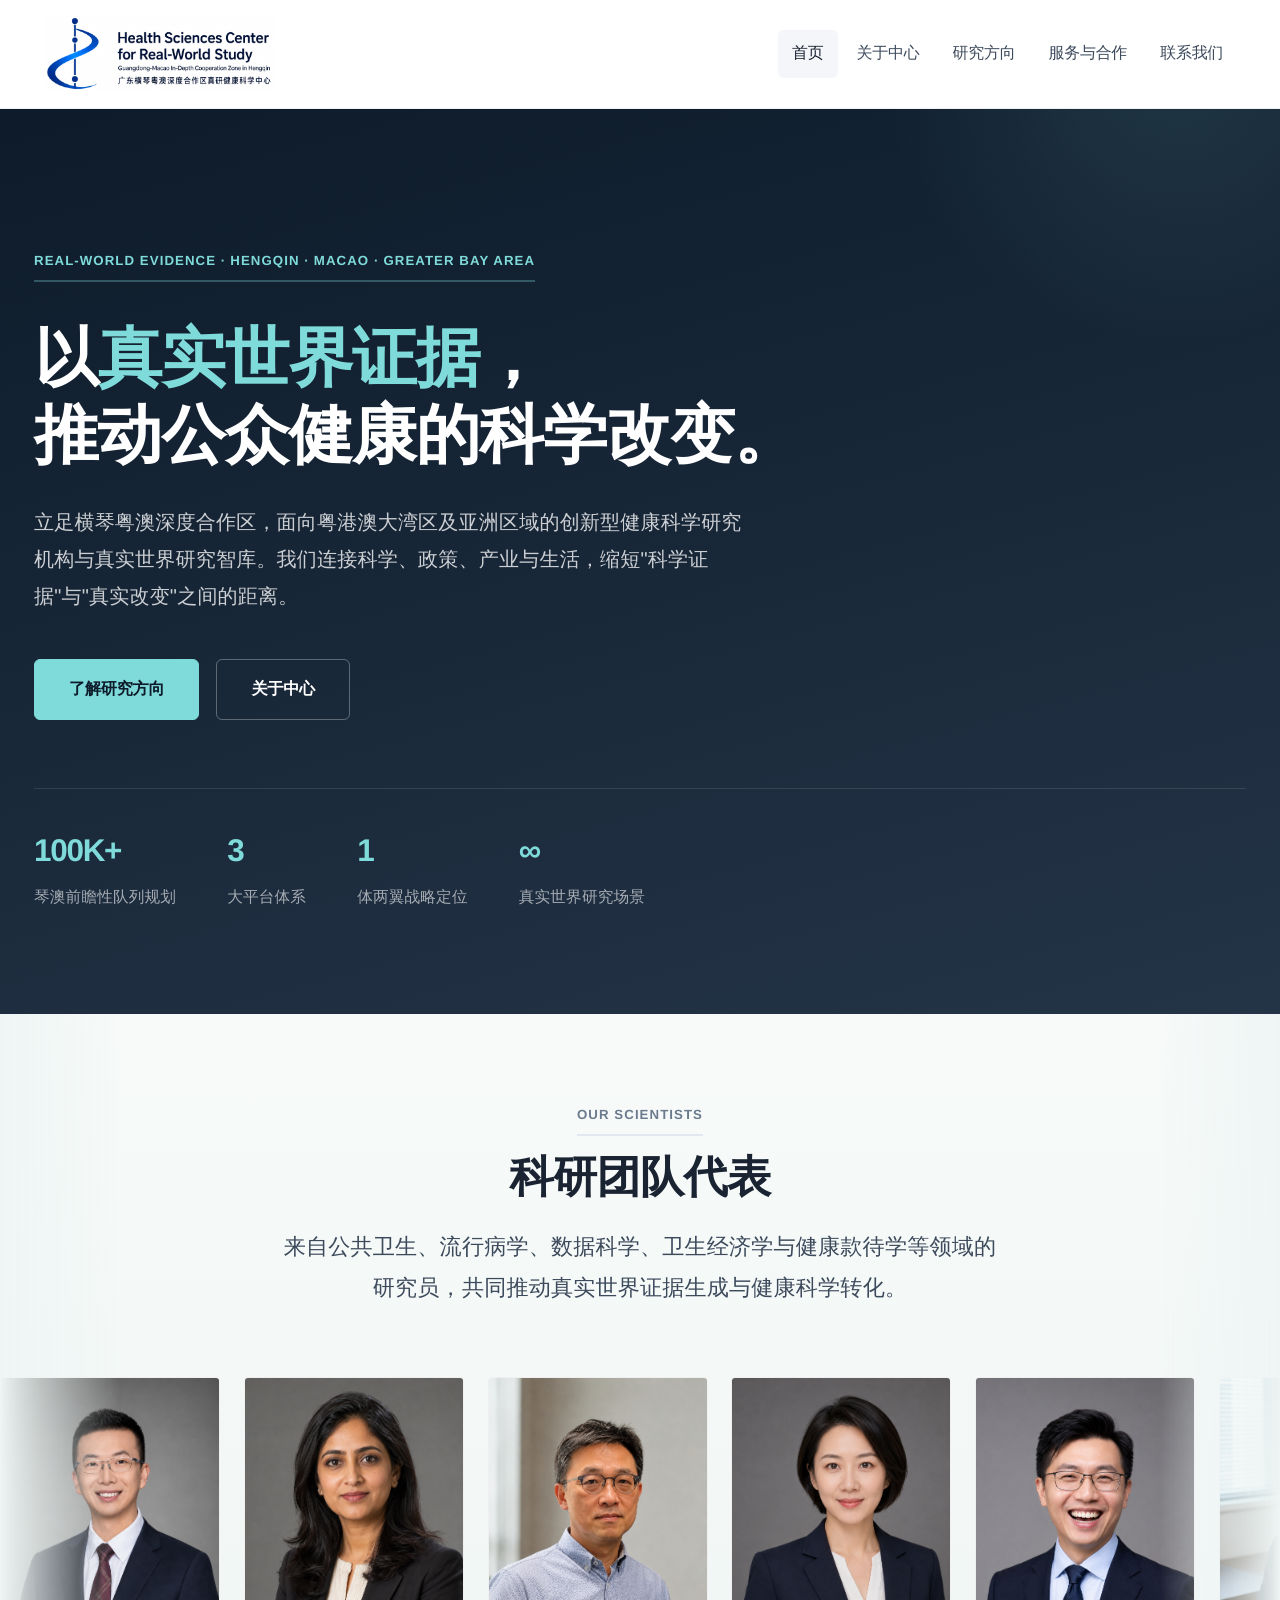
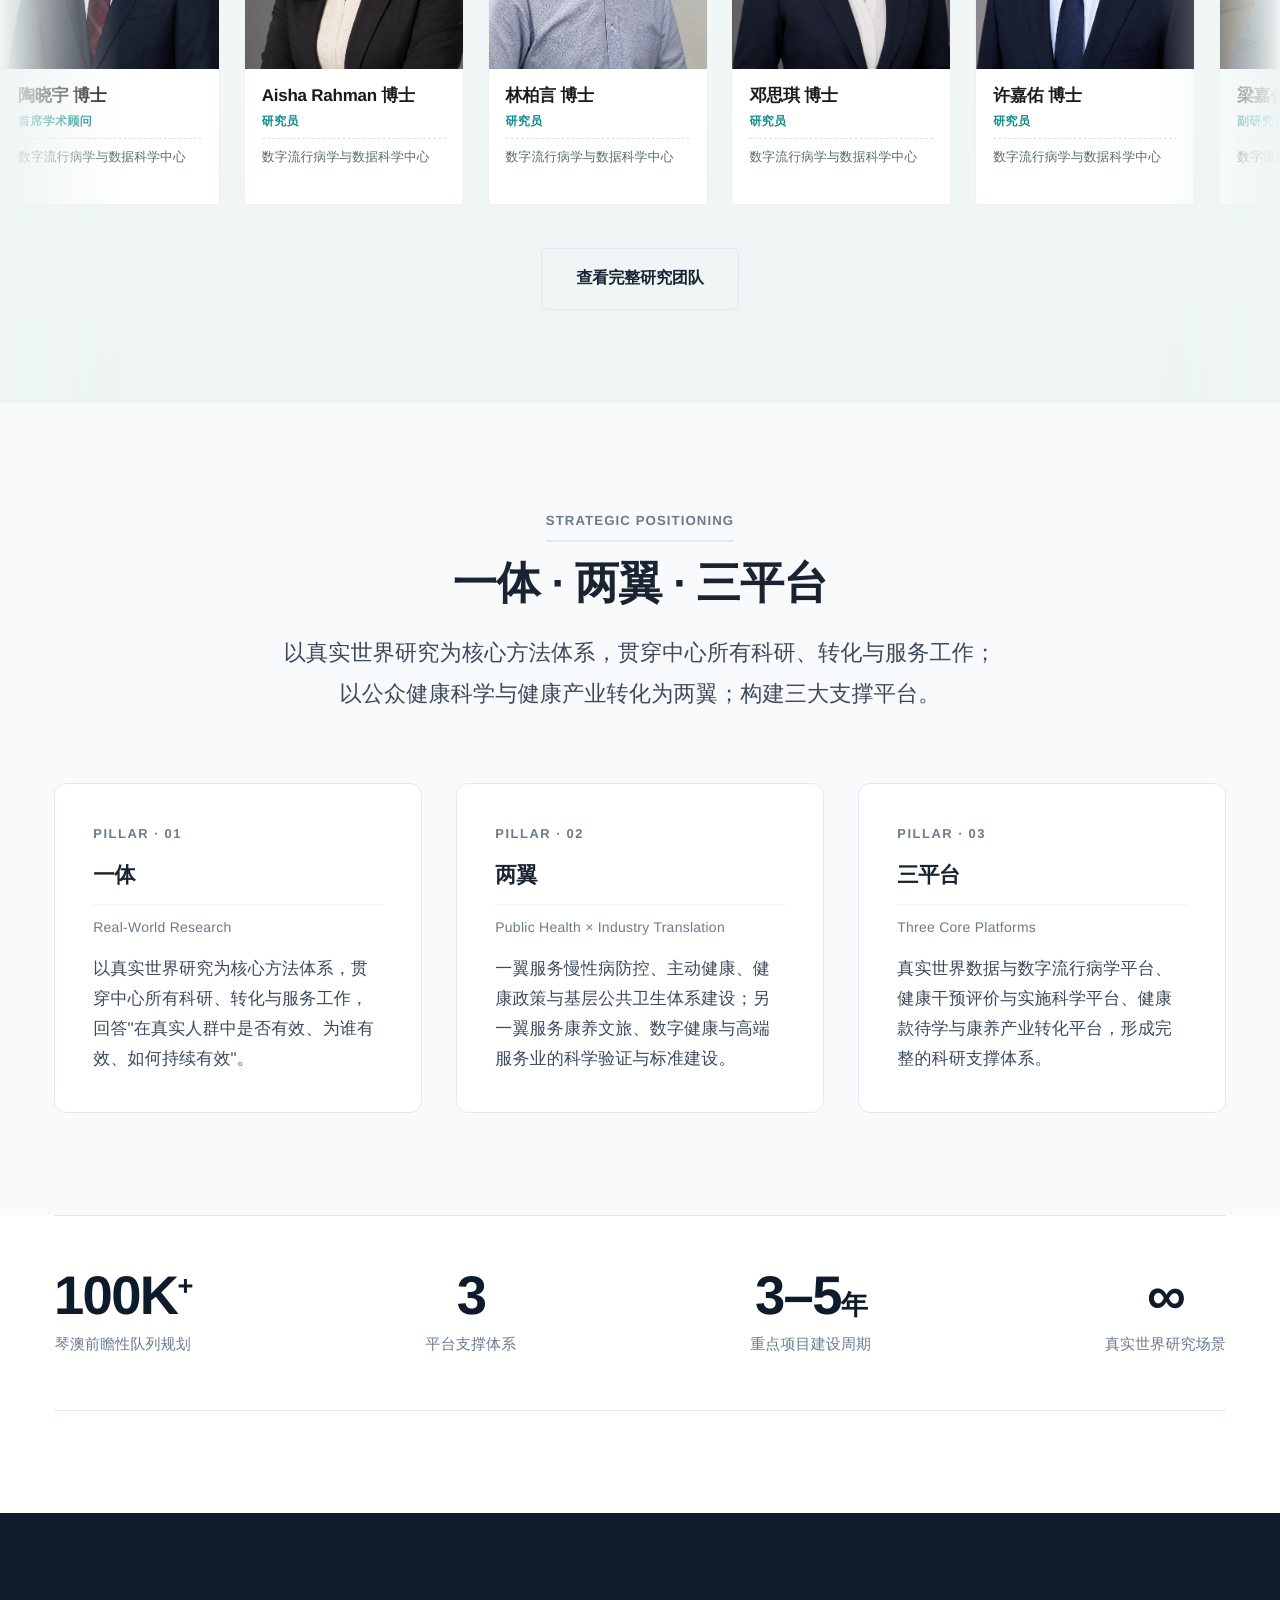
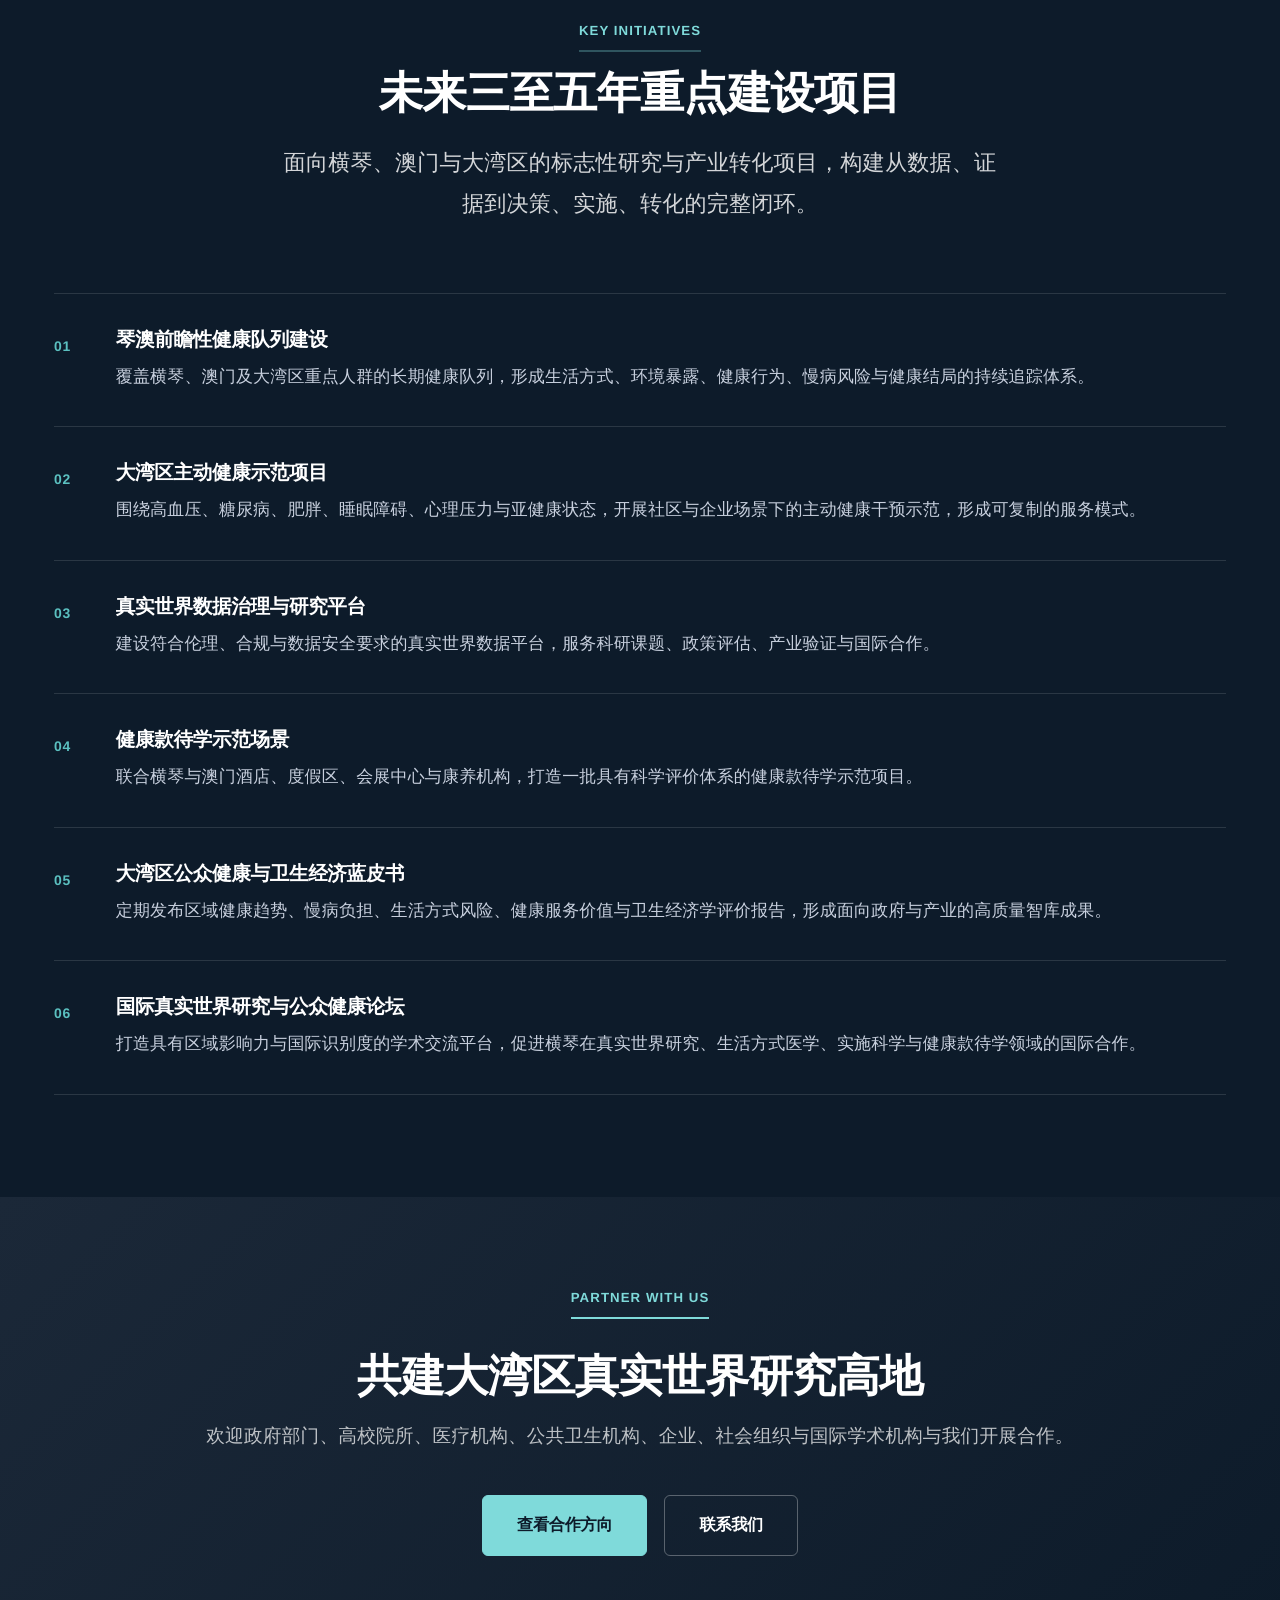
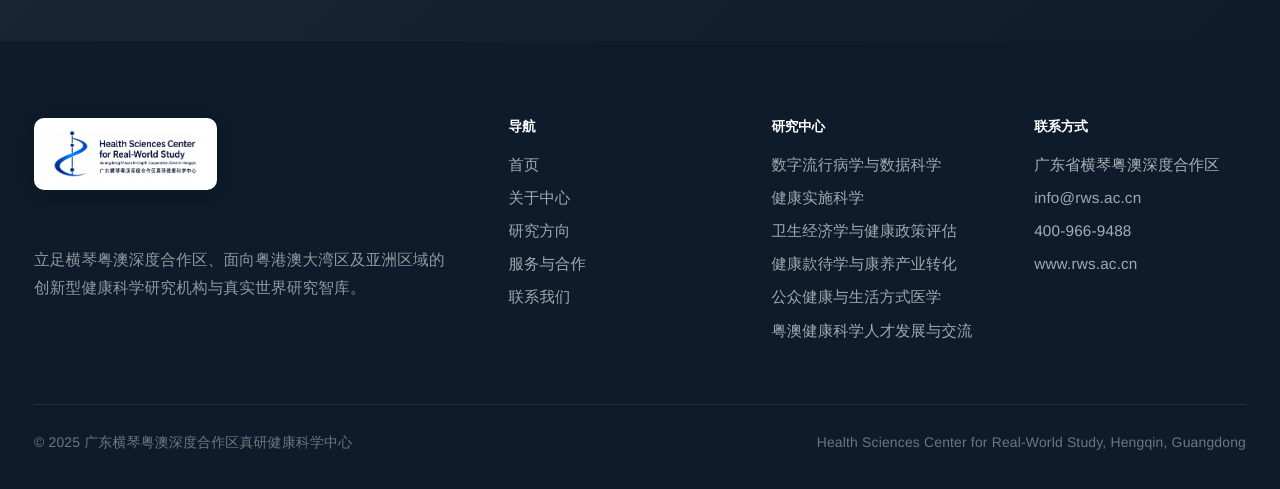
<file: index.html>
<!DOCTYPE html>
<html lang="zh-CN">
<head>
    <meta charset="UTF-8">
    <meta name="viewport" content="width=device-width, initial-scale=1.0">
    <title>真研健康科学中心 | 横琴粤澳深度合作区</title>
    <meta name="description" content="广东横琴粤澳深度合作区真研健康科学中心 — 立足横琴、联动澳门、服务大湾区的真实世界研究高地与公共健康智库。">
    <link rel="icon" href="img/logo-mark.png" type="image/png">

    <link rel="stylesheet" href="styles.css">

    <!-- =====================================================
         Global Font System
         中文：黑体体系
         英文 / 数字：参考科研机构官网常用的现代无衬线字体体系
    ===================================================== -->
    <style>
        :root {
            --font-cn: SimHei, "黑体", "Heiti SC", "STHeiti", "Microsoft YaHei", "PingFang SC", sans-serif;
            --font-latin: "IBM Plex Sans", "Inter", "Aptos", "Segoe UI", "Helvetica Neue", Arial, sans-serif;
            --font-display: "IBM Plex Sans Condensed", "Inter Tight", "Aptos Display", "Segoe UI", "Helvetica Neue", Arial, sans-serif;
            --font-mono-num: "IBM Plex Mono", "Roboto Mono", "SFMono-Regular", Consolas, monospace;
        }

        html,
        body {
            font-family: var(--font-latin), var(--font-cn);
            font-feature-settings: "kern" 1, "liga" 1, "tnum" 1;
            -webkit-font-smoothing: antialiased;
            -moz-osx-font-smoothing: grayscale;
            text-rendering: geometricPrecision;
        }

        *,
        *::before,
        *::after {
            font-family: inherit;
        }

        button,
        input,
        textarea,
        select {
            font: inherit;
        }

        h1,
        h2,
        h3,
        h4,
        h5,
        h6,
        .brand,
        .nav-menu,
        .btn {
            font-family: var(--font-latin), var(--font-cn);
            letter-spacing: -0.015em;
        }

        h1,
        h2 {
            font-weight: 800;
        }

        .eyebrow,
        .en,
        .num,
        .figure,
        .hero-meta strong,
        .legal span:last-child {
            font-family: var(--font-display), var(--font-latin), var(--font-cn);
            font-feature-settings: "tnum" 1, "lnum" 1, "kern" 1;
        }

        .eyebrow,
        .num,
        .en {
            letter-spacing: 0.08em;
        }

        .figure,
        .hero-meta strong {
            letter-spacing: -0.04em;
        }

        .pi-name,
        .pi-role,
        .pi-center,
        .stat .label,
        .card p,
        .bullets p,
        .footer-grid p,
        .footer-grid li {
            font-family: var(--font-latin), var(--font-cn);
        }
    </style>

    <!-- =====================================================
         Team Marquee Styles
    ===================================================== -->
    <style>
        .team-marquee {
            padding: 5rem 0 5.5rem;
            background: linear-gradient(180deg, #f7faf9 0%, #eef5f4 100%);
            position: relative;
            overflow: hidden;
        }

        .team-marquee::before,
        .team-marquee::after {
            content: '';
            position: absolute;
            top: 0;
            bottom: 0;
            width: 120px;
            z-index: 3;
            pointer-events: none;
        }

        .team-marquee::before {
            left: 0;
            background: linear-gradient(90deg, #eef5f4 0%, rgba(238, 245, 244, 0) 100%);
        }

        .team-marquee::after {
            right: 0;
            background: linear-gradient(270deg, #eef5f4 0%, rgba(238, 245, 244, 0) 100%);
        }

        .team-marquee .section-head {
            position: relative;
            z-index: 4;
        }

        .marquee-track-wrap {
            margin-top: 2.5rem;
            position: relative;
            z-index: 1;
        }

        .marquee-track {
            display: flex;
            gap: 1.4rem;
            width: max-content;
            animation: marquee-scroll 120s linear infinite;
            will-change: transform;
        }

        .marquee-track-wrap:hover .marquee-track {
            animation-play-state: paused;
        }

        @keyframes marquee-scroll {
            from { transform: translateX(0); }
            to   { transform: translateX(-50%); }
        }

        .pi-card {
            flex: 0 0 220px;
            background: #fff;
            border: 1px solid rgba(0, 0, 0, .06);
            border-radius: 4px;
            overflow: hidden;
            text-decoration: none;
            color: inherit;
            display: flex;
            flex-direction: column;
            transition: transform .35s ease, box-shadow .35s ease, border-color .35s ease;
        }

        .pi-card:hover {
            transform: translateY(-5px);
            box-shadow: 0 16px 40px rgba(20, 58, 58, .12);
            border-color: rgba(10, 138, 138, .35);
        }

        .pi-photo {
            aspect-ratio: 3 / 4;
            overflow: hidden;
            background:
                radial-gradient(circle at 50% 35%, #c9dede 0 22%, transparent 23%),
                radial-gradient(ellipse at 50% 110%, #c9dede 0 40%, transparent 41%),
                linear-gradient(135deg, #eef5f5 0%, #d9eaea 100%);
        }

        .pi-photo img {
            width: 100%;
            height: 100%;
            object-fit: cover;
            display: block;
            transition: transform .55s ease;
        }

        .pi-card:hover .pi-photo img {
            transform: scale(1.06);
        }

        .pi-body {
            padding: .95rem 1rem 1.1rem;
            display: flex;
            flex-direction: column;
            gap: .35rem;
        }

        .pi-name {
            margin: 0;
            font-size: 1rem;
            font-weight: 700;
            color: #1a1a1a;
            line-height: 1.3;
        }

        .pi-role {
            font-size: .7rem;
            font-weight: 600;
            color: #0a8a8a;
            letter-spacing: .04em;
            line-height: 1.4;
            display: -webkit-box;
            -webkit-line-clamp: 1;
            -webkit-box-orient: vertical;
            overflow: hidden;
        }

        .pi-center {
            font-size: .75rem;
            color: #5a6b6b;
            line-height: 1.5;
            margin: .15rem 0 0;
            padding-top: .5rem;
            border-top: 1px dashed rgba(0, 0, 0, .12);
        }

        @media (max-width: 768px) {
            .team-marquee { padding: 3.5rem 0; }
            .pi-card { flex: 0 0 170px; }
            .pi-body { padding: .8rem .85rem 1rem; }
            .pi-name { font-size: .92rem; }
            .pi-center { font-size: .7rem; }
            .marquee-track { animation-duration: 90s; }

            .team-marquee::before,
            .team-marquee::after {
                width: 60px;
            }
        }

        @media (prefers-reduced-motion: reduce) {
            .marquee-track { animation: none; }
            .marquee-track-wrap { overflow-x: auto; }
        }
    </style>
</head>
<body>

<!-- =====================================================
     Header / Navigation
===================================================== -->
<header class="site-header">
    <div class="nav-container">
        <a href="index.html" class="brand">
            <img src="img/logo.png" alt="真研健康科学中心 Health Sciences Center for Real-World Study">
        </a>
        <nav>
            <ul class="nav-menu">
                <li><a href="index.html" class="is-active">首页</a></li>
                <li><a href="about.html">关于中心</a></li>
                <li><a href="research.html">研究方向</a></li>
                <li><a href="services.html">服务与合作</a></li>
                <li><a href="contact.html">联系我们</a></li>
            </ul>
            <button class="nav-toggle" aria-label="菜单">菜单</button>
        </nav>
    </div>
</header>

<!-- =====================================================
     Hero
===================================================== -->
<section class="hero">
    <div class="hero-inner">
        <span class="eyebrow">Real-World Evidence · Hengqin · Macao · Greater Bay Area</span>
        <h1>以<em>真实世界证据</em>，<br>推动公众健康的科学改变。</h1>
        <p>立足横琴粤澳深度合作区，面向粤港澳大湾区及亚洲区域的创新型健康科学研究机构与真实世界研究智库。我们连接科学、政策、产业与生活，缩短"科学证据"与"真实改变"之间的距离。</p>
        <div class="hero-actions">
            <a href="research.html" class="btn btn-primary">了解研究方向</a>
            <a href="about.html" class="btn btn-ghost">关于中心</a>
        </div>
        <div class="hero-meta">
            <div><strong>100K+</strong>琴澳前瞻性队列规划</div>
            <div><strong>3</strong>大平台体系</div>
            <div><strong>1</strong>体两翼战略定位</div>
            <div><strong>∞</strong>真实世界研究场景</div>
        </div>
    </div>
</section>

<!-- =====================================================
     Research Team Marquee
===================================================== -->
<section class="team-marquee">
    <div class="container">
        <div class="section-head" style="text-align:center;">
            <span class="eyebrow">Our Scientists</span>
            <h2>科研团队代表</h2>
            <p class="lead">来自公共卫生、流行病学、数据科学、卫生经济学与健康款待学等领域的研究员，共同推动真实世界证据生成与健康科学转化。</p>
        </div>
    </div>

    <div class="marquee-track-wrap" aria-label="科研团队照片滚动栏">
        <div class="marquee-track">
            <!-- ====== Pass 1：按中心顺序完整排列 ====== -->

            <!-- Center 01：数字流行病学与数据科学中心 -->
            <a href="research.html#center-1" class="pi-card">
                <div class="pi-photo"><img src="img/team/tao-xiaoyu.jpg" alt="陶晓宇 博士" loading="lazy"></div>
                <div class="pi-body">
                    <h4 class="pi-name">陶晓宇 博士</h4>
                    <span class="pi-role">首席学术顾问</span>
                    <p class="pi-center">数字流行病学与数据科学中心</p>
                </div>
            </a>

            <a href="research.html#center-1" class="pi-card">
                <div class="pi-photo"><img src="img/team/aisha-rahman.jpg" alt="Aisha Rahman 博士" loading="lazy"></div>
                <div class="pi-body">
                    <h4 class="pi-name">Aisha Rahman 博士</h4>
                    <span class="pi-role">研究员</span>
                    <p class="pi-center">数字流行病学与数据科学中心</p>
                </div>
            </a>

            <a href="research.html#center-1" class="pi-card">
                <div class="pi-photo"><img src="img/team/lin-baiyan.jpg" alt="林柏言 博士" loading="lazy"></div>
                <div class="pi-body">
                    <h4 class="pi-name">林柏言 博士</h4>
                    <span class="pi-role">研究员</span>
                    <p class="pi-center">数字流行病学与数据科学中心</p>
                </div>
            </a>

            <a href="research.html#center-1" class="pi-card">
                <div class="pi-photo"><img src="img/team/deng-siqi.jpg" alt="邓思琪 博士" loading="lazy"></div>
                <div class="pi-body">
                    <h4 class="pi-name">邓思琪 博士</h4>
                    <span class="pi-role">研究员</span>
                    <p class="pi-center">数字流行病学与数据科学中心</p>
                </div>
            </a>

            <a href="research.html#center-1" class="pi-card">
                <div class="pi-photo"><img src="img/team/xu-jiayou.jpg" alt="许嘉佑 博士" loading="lazy"></div>
                <div class="pi-body">
                    <h4 class="pi-name">许嘉佑 博士</h4>
                    <span class="pi-role">研究员</span>
                    <p class="pi-center">数字流行病学与数据科学中心</p>
                </div>
            </a>

            <a href="research.html#center-1" class="pi-card">
                <div class="pi-photo"><img src="img/team/liang-jiajun.jpg" alt="梁嘉俊 博士" loading="lazy"></div>
                <div class="pi-body">
                    <h4 class="pi-name">梁嘉俊</h4>
                    <span class="pi-role">副研究员</span>
                    <p class="pi-center">数字流行病学与数据科学中心</p>
                </div>
            </a>

            <a href="research.html#center-1" class="pi-card">
                <div class="pi-photo"><img src="img/team/huang-meishan.jpg" alt="黄美珊 博士" loading="lazy"></div>
                <div class="pi-body">
                    <h4 class="pi-name">黄美珊 博士</h4>
                    <span class="pi-role">副研究员</span>
                    <p class="pi-center">数字流行病学与数据科学中心</p>
                </div>
            </a>

            <!-- Center 02：健康实施科学中心 -->
            <a href="research.html#center-2" class="pi-card">
                <div class="pi-photo"><img src="img/team/huang-zijian.jpg" alt="黄子健 博士" loading="lazy"></div>
                <div class="pi-body">
                    <h4 class="pi-name">黄子健 博士</h4>
                    <span class="pi-role">兼伦理委员会主任委员</span>
                    <p class="pi-center">健康实施科学中心</p>
                </div>
            </a>

            <a href="research.html#center-2" class="pi-card">
                <div class="pi-photo"><img src="img/team/zhou-ning.jpg" alt="周宁 博士" loading="lazy"></div>
                <div class="pi-body">
                    <h4 class="pi-name">周宁 博士</h4>
                    <span class="pi-role">研究员</span>
                    <p class="pi-center">健康实施科学中心</p>
                </div>
            </a>

            <a href="research.html#center-2" class="pi-card">
                <div class="pi-photo"><img src="img/team/liu-wanting.jpg" alt="刘婉婷 博士" loading="lazy"></div>
                <div class="pi-body">
                    <h4 class="pi-name">刘婉婷 博士</h4>
                    <span class="pi-role">研究员</span>
                    <p class="pi-center">健康实施科学中心</p>
                </div>
            </a>

            <!-- Center 03：卫生经济学与健康政策评估中心 -->
            <a href="research.html#center-3" class="pi-card">
                <div class="pi-photo"><img src="img/team/ma-jingwen.jpg" alt="马静雯 博士" loading="lazy"></div>
                <div class="pi-body">
                    <h4 class="pi-name">马静雯 博士</h4>
                    <span class="pi-role">兼数据治理委员会主任委员</span>
                    <p class="pi-center">卫生经济学与健康政策评估中心</p>
                </div>
            </a>

            <a href="research.html#center-3" class="pi-card">
                <div class="pi-photo"><img src="img/team/song-yuan.jpg" alt="宋远 博士" loading="lazy"></div>
                <div class="pi-body">
                    <h4 class="pi-name">宋远 博士</h4>
                    <span class="pi-role">研究员</span>
                    <p class="pi-center">卫生经济学与健康政策评估中心</p>
                </div>
            </a>

            <a href="research.html#center-3" class="pi-card">
                <div class="pi-photo"><img src="img/team/zheng-haoran.jpg" alt="郑浩然 博士" loading="lazy"></div>
                <div class="pi-body">
                    <h4 class="pi-name">郑浩然 博士</h4>
                    <span class="pi-role">研究员</span>
                    <p class="pi-center">卫生经济学与健康政策评估中心</p>
                </div>
            </a>

            <a href="research.html#center-3" class="pi-card">
                <div class="pi-photo"><img src="img/team/tong-yuan.jpg" alt="佟园" loading="lazy"></div>
                <div class="pi-body">
                    <h4 class="pi-name">佟园</h4>
                    <span class="pi-role">副研究员</span>
                    <p class="pi-center">卫生经济学与健康政策评估中心</p>
                </div>
            </a>

            <!-- Center 04：健康款待学与康养产业转化中心 -->
            <a href="research.html#center-4" class="pi-card">
                <div class="pi-photo"><img src="img/team/guan-jieqi.jpg" alt="管洁琦 博士" loading="lazy"></div>
                <div class="pi-body">
                    <h4 class="pi-name">管洁琦 博士</h4>
                    <span class="pi-role">首席学术顾问</span>
                    <p class="pi-center">健康款待学与康养产业转化中心</p>
                </div>
            </a>

            <a href="research.html#center-4" class="pi-card">
                <div class="pi-photo"><img src="img/team/maria-silva.jpg" alt="Maria Silva 博士" loading="lazy"></div>
                <div class="pi-body">
                    <h4 class="pi-name">Maria Silva 博士</h4>
                    <span class="pi-role">研究员</span>
                    <p class="pi-center">健康款待学与康养产业转化中心</p>
                </div>
            </a>

            <a href="research.html#center-4" class="pi-card">
                <div class="pi-photo"><img src="img/team/he-wanlin.jpg" alt="何婉琳 博士" loading="lazy"></div>
                <div class="pi-body">
                    <h4 class="pi-name">何婉琳 博士</h4>
                    <span class="pi-role">研究员</span>
                    <p class="pi-center">健康款待学与康养产业转化中心</p>
                </div>
            </a>

            <a href="research.html#center-4" class="pi-card">
                <div class="pi-photo"><img src="img/team/tan-zhuoran.jpg" alt="谭卓然 博士" loading="lazy"></div>
                <div class="pi-body">
                    <h4 class="pi-name">谭卓然 博士</h4>
                    <span class="pi-role">研究员</span>
                    <p class="pi-center">健康款待学与康养产业转化中心</p>
                </div>
            </a>

            <!-- Center 05：公众健康与生活方式医学中心 -->
            <a href="research.html#center-5" class="pi-card">
                <div class="pi-photo"><img src="img/team/chen-jiayi.jpg" alt="陈嘉怡 博士" loading="lazy"></div>
                <div class="pi-body">
                    <h4 class="pi-name">陈嘉怡 博士</h4>
                    <span class="pi-role">伦理委员会副主任委员</span>
                    <p class="pi-center">公众健康与生活方式医学中心</p>
                </div>
            </a>

            <a href="research.html#center-5" class="pi-card">
                <div class="pi-photo"><img src="img/team/james-oconnor.jpg" alt="James O'Connor 博士" loading="lazy"></div>
                <div class="pi-body">
                    <h4 class="pi-name">James O'Connor 博士</h4>
                    <span class="pi-role">研究员</span>
                    <p class="pi-center">公众健康与生活方式医学中心</p>
                </div>
            </a>

            <a href="research.html#center-5" class="pi-card">
                <div class="pi-photo"><img src="img/team/liang-cheng.jpg" alt="梁澄 博士" loading="lazy"></div>
                <div class="pi-body">
                    <h4 class="pi-name">梁澄 博士</h4>
                    <span class="pi-role">研究员</span>
                    <p class="pi-center">公众健康与生活方式医学中心</p>
                </div>
            </a>

            <a href="research.html#center-5" class="pi-card">
                <div class="pi-photo"><img src="img/team/zhao-yang.jpg" alt="赵扬 博士" loading="lazy"></div>
                <div class="pi-body">
                    <h4 class="pi-name">赵扬 博士</h4>
                    <span class="pi-role">兼行政、法务及对外事务职务主管</span>
                    <p class="pi-center">公众健康与生活方式医学中心</p>
                </div>
            </a>

            <a href="research.html#center-5" class="pi-card">
                <div class="pi-photo"><img src="img/team/wu-xuelan.jpg" alt="吴雪岚" loading="lazy"></div>
                <div class="pi-body">
                    <h4 class="pi-name">吴雪岚</h4>
                    <span class="pi-role">副研究员</span>
                    <p class="pi-center">公众健康与生活方式医学中心</p>
                </div>
            </a>

            <!-- Center 06：粤澳健康科学人才发展与交流中心 -->
            <a href="research.html#center-6" class="pi-card">
                <div class="pi-photo"><img src="img/team/ye-jianing.jpg" alt="叶嘉宁 博士" loading="lazy"></div>
                <div class="pi-body">
                    <h4 class="pi-name">叶嘉宁 博士</h4>
                    <span class="pi-role">研究员</span>
                    <p class="pi-center">粤澳健康科学人才发展与交流中心</p>
                </div>
            </a>

            <a href="research.html#center-6" class="pi-card">
                <div class="pi-photo"><img src="img/team/feng-xiao.jpg" alt="冯骁 博士" loading="lazy"></div>
                <div class="pi-body">
                    <h4 class="pi-name">冯骁 博士</h4>
                    <span class="pi-role">研究员</span>
                    <p class="pi-center">粤澳健康科学人才发展与交流中心</p>
                </div>
            </a>

            <!-- ====== Pass 2：复制一遍以实现无缝循环 ====== -->

            <!-- Center 01：数字流行病学与数据科学中心 -->
            <a href="research.html#center-1" class="pi-card" aria-hidden="true">
                <div class="pi-photo"><img src="img/team/tao-xiaoyu.jpg" alt="" loading="lazy"></div>
                <div class="pi-body">
                    <h4 class="pi-name">陶晓宇 博士</h4>
                    <span class="pi-role">健康科学中心执行主任暨分中心主任</span>
                    <p class="pi-center">数字流行病学与数据科学中心</p>
                </div>
            </a>

            <a href="research.html#center-1" class="pi-card" aria-hidden="true">
                <div class="pi-photo"><img src="img/team/aisha-rahman.jpg" alt="" loading="lazy"></div>
                <div class="pi-body">
                    <h4 class="pi-name">Aisha Rahman 博士</h4>
                    <span class="pi-role">研究员</span>
                    <p class="pi-center">数字流行病学与数据科学中心</p>
                </div>
            </a>

            <a href="research.html#center-1" class="pi-card" aria-hidden="true">
                <div class="pi-photo"><img src="img/team/lin-baiyan.jpg" alt="" loading="lazy"></div>
                <div class="pi-body">
                    <h4 class="pi-name">林柏言 博士</h4>
                    <span class="pi-role">研究员</span>
                    <p class="pi-center">数字流行病学与数据科学中心</p>
                </div>
            </a>

            <a href="research.html#center-1" class="pi-card" aria-hidden="true">
                <div class="pi-photo"><img src="img/team/deng-siqi.jpg" alt="" loading="lazy"></div>
                <div class="pi-body">
                    <h4 class="pi-name">邓思琪 博士</h4>
                    <span class="pi-role">研究员</span>
                    <p class="pi-center">数字流行病学与数据科学中心</p>
                </div>
            </a>

            <a href="research.html#center-1" class="pi-card" aria-hidden="true">
                <div class="pi-photo"><img src="img/team/xu-jiayou.jpg" alt="" loading="lazy"></div>
                <div class="pi-body">
                    <h4 class="pi-name">许嘉佑 博士</h4>
                    <span class="pi-role">研究员</span>
                    <p class="pi-center">数字流行病学与数据科学中心</p>
                </div>
            </a>

            <a href="research.html#center-1" class="pi-card" aria-hidden="true">
                <div class="pi-photo"><img src="img/team/liang-jiajun.jpg" alt="" loading="lazy"></div>
                <div class="pi-body">
                    <h4 class="pi-name">梁嘉俊 博士</h4>
                    <span class="pi-role">副研究员</span>
                    <p class="pi-center">数字流行病学与数据科学中心</p>
                </div>
            </a>

            <a href="research.html#center-1" class="pi-card" aria-hidden="true">
                <div class="pi-photo"><img src="img/team/huang-meishan.jpg" alt="" loading="lazy"></div>
                <div class="pi-body">
                    <h4 class="pi-name">黄美珊 博士</h4>
                    <span class="pi-role">副研究员</span>
                    <p class="pi-center">数字流行病学与数据科学中心</p>
                </div>
            </a>

            <!-- Center 02：健康实施科学中心 -->
            <a href="research.html#center-2" class="pi-card" aria-hidden="true">
                <div class="pi-photo"><img src="img/team/huang-zijian.jpg" alt="" loading="lazy"></div>
                <div class="pi-body">
                    <h4 class="pi-name">黄子健 博士</h4>
                    <span class="pi-role">分中心主任</span>
                    <p class="pi-center">健康实施科学中心</p>
                </div>
            </a>

            <a href="research.html#center-2" class="pi-card" aria-hidden="true">
                <div class="pi-photo"><img src="img/team/zhou-ning.jpg" alt="" loading="lazy"></div>
                <div class="pi-body">
                    <h4 class="pi-name">周宁 博士</h4>
                    <span class="pi-role">研究员</span>
                    <p class="pi-center">健康实施科学中心</p>
                </div>
            </a>

            <a href="research.html#center-2" class="pi-card" aria-hidden="true">
                <div class="pi-photo"><img src="img/team/liu-wanting.jpg" alt="" loading="lazy"></div>
                <div class="pi-body">
                    <h4 class="pi-name">刘婉婷 博士</h4>
                    <span class="pi-role">研究员</span>
                    <p class="pi-center">健康实施科学中心</p>
                </div>
            </a>

            <!-- Center 03：卫生经济学与健康政策评估中心 -->
            <a href="research.html#center-3" class="pi-card" aria-hidden="true">
                <div class="pi-photo"><img src="img/team/ma-jingwen.jpg" alt="" loading="lazy"></div>
                <div class="pi-body">
                    <h4 class="pi-name">马静雯 博士</h4>
                    <span class="pi-role">分中心主任</span>
                    <p class="pi-center">卫生经济学与健康政策评估中心</p>
                </div>
            </a>

            <a href="research.html#center-3" class="pi-card" aria-hidden="true">
                <div class="pi-photo"><img src="img/team/song-yuan.jpg" alt="" loading="lazy"></div>
                <div class="pi-body">
                    <h4 class="pi-name">宋远 博士</h4>
                    <span class="pi-role">研究员</span>
                    <p class="pi-center">卫生经济学与健康政策评估中心</p>
                </div>
            </a>

            <a href="research.html#center-3" class="pi-card" aria-hidden="true">
                <div class="pi-photo"><img src="img/team/zheng-haoran.jpg" alt="" loading="lazy"></div>
                <div class="pi-body">
                    <h4 class="pi-name">郑浩然 博士</h4>
                    <span class="pi-role">研究员</span>
                    <p class="pi-center">卫生经济学与健康政策评估中心</p>
                </div>
            </a>

            <a href="research.html#center-3" class="pi-card" aria-hidden="true">
                <div class="pi-photo"><img src="img/team/tong-yuan.jpg" alt="" loading="lazy"></div>
                <div class="pi-body">
                    <h4 class="pi-name">佟园</h4>
                    <span class="pi-role">副研究员</span>
                    <p class="pi-center">卫生经济学与健康政策评估中心</p>
                </div>
            </a>

            <!-- Center 04：健康款待学与康养产业转化中心 -->
            <a href="research.html#center-4" class="pi-card" aria-hidden="true">
                <div class="pi-photo"><img src="img/team/guan-jieqi.jpg" alt="" loading="lazy"></div>
                <div class="pi-body">
                    <h4 class="pi-name">管洁琦 博士</h4>
                    <span class="pi-role">学术委员会主任委员暨分中心主任</span>
                    <p class="pi-center">健康款待学与康养产业转化中心</p>
                </div>
            </a>

            <a href="research.html#center-4" class="pi-card" aria-hidden="true">
                <div class="pi-photo"><img src="img/team/maria-silva.jpg" alt="" loading="lazy"></div>
                <div class="pi-body">
                    <h4 class="pi-name">Maria Silva 博士</h4>
                    <span class="pi-role">研究员</span>
                    <p class="pi-center">健康款待学与康养产业转化中心</p>
                </div>
            </a>

            <a href="research.html#center-4" class="pi-card" aria-hidden="true">
                <div class="pi-photo"><img src="img/team/he-wanlin.jpg" alt="" loading="lazy"></div>
                <div class="pi-body">
                    <h4 class="pi-name">何婉琳 博士</h4>
                    <span class="pi-role">研究员</span>
                    <p class="pi-center">健康款待学与康养产业转化中心</p>
                </div>
            </a>

            <a href="research.html#center-4" class="pi-card" aria-hidden="true">
                <div class="pi-photo"><img src="img/team/wang-liang.jpg" alt="" loading="lazy"></div>
                <div class="pi-body">
                    <h4 class="pi-name">王亮 博士</h4>
                    <span class="pi-role">研究员</span>
                    <p class="pi-center">健康款待学与康养产业转化中心</p>
                </div>
            </a>

            <a href="research.html#center-4" class="pi-card" aria-hidden="true">
                <div class="pi-photo"><img src="img/team/tan-zhuoran.jpg" alt="" loading="lazy"></div>
                <div class="pi-body">
                    <h4 class="pi-name">谭卓然 博士</h4>
                    <span class="pi-role">研究员</span>
                    <p class="pi-center">健康款待学与康养产业转化中心</p>
                </div>
            </a>

            <!-- Center 05：公众健康与生活方式医学中心 -->
            <a href="research.html#center-5" class="pi-card" aria-hidden="true">
                <div class="pi-photo"><img src="img/team/chen-jiayi.jpg" alt="" loading="lazy"></div>
                <div class="pi-body">
                    <h4 class="pi-name">陈嘉怡 博士</h4>
                    <span class="pi-role">分中心主任</span>
                    <p class="pi-center">公众健康与生活方式医学中心</p>
                </div>
            </a>

            <a href="research.html#center-5" class="pi-card" aria-hidden="true">
                <div class="pi-photo"><img src="img/team/james-oconnor.jpg" alt="" loading="lazy"></div>
                <div class="pi-body">
                    <h4 class="pi-name">James O'Connor 博士</h4>
                    <span class="pi-role">研究员</span>
                    <p class="pi-center">公众健康与生活方式医学中心</p>
                </div>
            </a>

            <a href="research.html#center-5" class="pi-card" aria-hidden="true">
                <div class="pi-photo"><img src="img/team/liang-cheng.jpg" alt="" loading="lazy"></div>
                <div class="pi-body">
                    <h4 class="pi-name">梁澄 博士</h4>
                    <span class="pi-role">研究员</span>
                    <p class="pi-center">公众健康与生活方式医学中心</p>
                </div>
            </a>

            <!-- Center 06：粤澳健康科学人才发展与交流中心 -->
            <a href="research.html#center-6" class="pi-card" aria-hidden="true">
                <div class="pi-photo"><img src="img/team/li-zhuo.jpg" alt="" loading="lazy"></div>
                <div class="pi-body">
                    <h4 class="pi-name">李卓 博士</h4>
                    <span class="pi-role">战略咨询委员会主任委员暨分中心主任</span>
                    <p class="pi-center">粤澳健康科学人才发展与交流中心</p>
                </div>
            </a>

            <a href="research.html#center-6" class="pi-card" aria-hidden="true">
                <div class="pi-photo"><img src="img/team/ye-jianing.jpg" alt="" loading="lazy"></div>
                <div class="pi-body">
                    <h4 class="pi-name">叶嘉宁 博士</h4>
                    <span class="pi-role">研究员</span>
                    <p class="pi-center">粤澳健康科学人才发展与交流中心</p>
                </div>
            </a>

            <a href="research.html#center-6" class="pi-card" aria-hidden="true">
                <div class="pi-photo"><img src="img/team/feng-xiao.jpg" alt="" loading="lazy"></div>
                <div class="pi-body">
                    <h4 class="pi-name">冯骁 博士</h4>
                    <span class="pi-role">研究员</span>
                    <p class="pi-center">粤澳健康科学人才发展与交流中心</p>
                </div>
            </a>
        </div>
    </div>

    <div class="container" style="text-align:center; margin-top:2.5rem; position:relative; z-index:4;">
        <a href="research.html" class="btn btn-outline">查看完整研究团队</a>
    </div>
</section>

<!-- =====================================================
     Strategic Positioning — 一体两翼三平台
===================================================== -->
<section class="section section--soft">
    <div class="container">
        <div class="section-head">
            <span class="eyebrow">Strategic Positioning</span>
            <h2>一体 · 两翼 · 三平台</h2>
            <p class="lead">以真实世界研究为核心方法体系，贯穿中心所有科研、转化与服务工作；以公众健康科学与健康产业转化为两翼；构建三大支撑平台。</p>
        </div>

        <div class="grid grid--3">
            <div class="card">
                <div class="num">PILLAR · 01</div>
                <h3>一体</h3>
                <span class="en">Real-World Research</span>
                <p>以真实世界研究为核心方法体系，贯穿中心所有科研、转化与服务工作，回答"在真实人群中是否有效、为谁有效、如何持续有效"。</p>
            </div>

            <div class="card">
                <div class="num">PILLAR · 02</div>
                <h3>两翼</h3>
                <span class="en">Public Health × Industry Translation</span>
                <p>一翼服务慢性病防控、主动健康、健康政策与基层公共卫生体系建设；另一翼服务康养文旅、数字健康与高端服务业的科学验证与标准建设。</p>
            </div>

            <div class="card">
                <div class="num">PILLAR · 03</div>
                <h3>三平台</h3>
                <span class="en">Three Core Platforms</span>
                <p>真实世界数据与数字流行病学平台、健康干预评价与实施科学平台、健康款待学与康养产业转化平台，形成完整的科研支撑体系。</p>
            </div>
        </div>
    </div>
</section>

<!-- =====================================================
     Stats Strip
===================================================== -->
<section class="section" style="padding-top:0;">
    <div class="container">
        <div class="stats">
            <div class="stat">
                <div class="figure">100K<sup style="font-size:.5em;">+</sup></div>
                <div class="label">琴澳前瞻性队列规划</div>
            </div>

            <div class="stat">
                <div class="figure">3</div>
                <div class="label">平台支撑体系</div>
            </div>

            <div class="stat">
                <div class="figure">3–5<span style="font-size:.5em;">年</span></div>
                <div class="label">重点项目建设周期</div>
            </div>

            <div class="stat">
                <div class="figure">∞</div>
                <div class="label">真实世界研究场景</div>
            </div>
        </div>
    </div>
</section>

<!-- =====================================================
     Key Initiatives
===================================================== -->
<section class="section section--ink">
    <div class="container">
        <div class="section-head">
            <span class="eyebrow">Key Initiatives</span>
            <h2>未来三至五年重点建设项目</h2>
            <p class="lead">面向横琴、澳门与大湾区的标志性研究与产业转化项目，构建从数据、证据到决策、实施、转化的完整闭环。</p>
        </div>

        <ol class="bullets" style="border-top:1px solid rgba(255,255,255,.12);">
            <li style="border-bottom-color:rgba(255,255,255,.12);">
                <div>
                    <h4 style="color:#fff;">琴澳前瞻性健康队列建设</h4>
                    <p style="color:#c8d0de;">覆盖横琴、澳门及大湾区重点人群的长期健康队列，形成生活方式、环境暴露、健康行为、慢病风险与健康结局的持续追踪体系。</p>
                </div>
            </li>

            <li style="border-bottom-color:rgba(255,255,255,.12);">
                <div>
                    <h4 style="color:#fff;">大湾区主动健康示范项目</h4>
                    <p style="color:#c8d0de;">围绕高血压、糖尿病、肥胖、睡眠障碍、心理压力与亚健康状态，开展社区与企业场景下的主动健康干预示范，形成可复制的服务模式。</p>
                </div>
            </li>

            <li style="border-bottom-color:rgba(255,255,255,.12);">
                <div>
                    <h4 style="color:#fff;">真实世界数据治理与研究平台</h4>
                    <p style="color:#c8d0de;">建设符合伦理、合规与数据安全要求的真实世界数据平台，服务科研课题、政策评估、产业验证与国际合作。</p>
                </div>
            </li>

            <li style="border-bottom-color:rgba(255,255,255,.12);">
                <div>
                    <h4 style="color:#fff;">健康款待学示范场景</h4>
                    <p style="color:#c8d0de;">联合横琴与澳门酒店、度假区、会展中心与康养机构，打造一批具有科学评价体系的健康款待学示范项目。</p>
                </div>
            </li>

            <li style="border-bottom-color:rgba(255,255,255,.12);">
                <div>
                    <h4 style="color:#fff;">大湾区公众健康与卫生经济蓝皮书</h4>
                    <p style="color:#c8d0de;">定期发布区域健康趋势、慢病负担、生活方式风险、健康服务价值与卫生经济学评价报告，形成面向政府与产业的高质量智库成果。</p>
                </div>
            </li>

            <li style="border-bottom-color:rgba(255,255,255,.12);">
                <div>
                    <h4 style="color:#fff;">国际真实世界研究与公众健康论坛</h4>
                    <p style="color:#c8d0de;">打造具有区域影响力与国际识别度的学术交流平台，促进横琴在真实世界研究、生活方式医学、实施科学与健康款待学领域的国际合作。</p>
                </div>
            </li>
        </ol>
    </div>
</section>

<!-- =====================================================
     CTA
===================================================== -->
<section class="cta">
    <div class="container">
        <span class="eyebrow" style="color:#7fdada; border-color:#7fdada;">Partner With Us</span>
        <h2>共建大湾区真实世界研究高地</h2>
        <p>欢迎政府部门、高校院所、医疗机构、公共卫生机构、企业、社会组织与国际学术机构与我们开展合作。</p>
        <div class="hero-actions" style="justify-content:center;">
            <a href="services.html" class="btn btn-primary">查看合作方向</a>
            <a href="contact.html" class="btn btn-ghost">联系我们</a>
        </div>
    </div>
</section>

<!-- =====================================================
     Footer
===================================================== -->
<footer class="site-footer">
    <div class="footer-grid">
        <div class="footer-brand">
            <div class="brand brand--footer">
                <img src="img/logo.png" alt="真研健康科学中心 Health Sciences Center for Real-World Study">
            </div>
            <p>立足横琴粤澳深度合作区、面向粤港澳大湾区及亚洲区域的创新型健康科学研究机构与真实世界研究智库。</p>
        </div>

        <div>
            <h5>导航</h5>
            <ul>
                <li><a href="index.html">首页</a></li>
                <li><a href="about.html">关于中心</a></li>
                <li><a href="research.html">研究方向</a></li>
                <li><a href="services.html">服务与合作</a></li>
                <li><a href="contact.html">联系我们</a></li>
            </ul>
        </div>

        <div>
            <h5>研究中心</h5>
            <ul>
                <li><a href="research.html#center-1">数字流行病学与数据科学</a></li>
                <li><a href="research.html#center-2">健康实施科学</a></li>
                <li><a href="research.html#center-3">卫生经济学与健康政策评估</a></li>
                <li><a href="research.html#center-4">健康款待学与康养产业转化</a></li>
                <li><a href="research.html#center-5">公众健康与生活方式医学</a></li>
                <li><a href="research.html#center-6">粤澳健康科学人才发展与交流</a></li>
            </ul>
        </div>

        <div>
            <h5>联系方式</h5>
            <ul>
                <li>广东省横琴粤澳深度合作区</li>
                <li><a href="mailto:info@rws.ac.cn">info@rws.ac.cn</a></li>
                <li>400-966-9488</li>
                <li><a href="http://www.rws.ac.cn">www.rws.ac.cn</a></li>
            </ul>
        </div>
    </div>

    <div class="legal">
        <span>© 2025 广东横琴粤澳深度合作区真研健康科学中心</span>
        <span>Health Sciences Center for Real-World Study, Hengqin, Guangdong</span>
    </div>
</footer>

<!-- =====================================================
     Minimal interactivity
===================================================== -->
<script>
    // Mobile nav toggle
    const toggle = document.querySelector('.nav-toggle');
    const menu   = document.querySelector('.nav-menu');

    if (toggle && menu) {
        toggle.addEventListener('click', () => menu.classList.toggle('is-open'));
    }

    // Reveal on scroll
    const io = new IntersectionObserver((entries) => {
        entries.forEach(e => {
            if (e.isIntersecting) {
                e.target.classList.add('is-in');
            }
        });
    }, { threshold: 0.12 });

    document.querySelectorAll('.section, .card, .center-card, .stat').forEach(el => {
        el.classList.add('reveal');
        io.observe(el);
    });
</script>

</body>
</html>
</file>
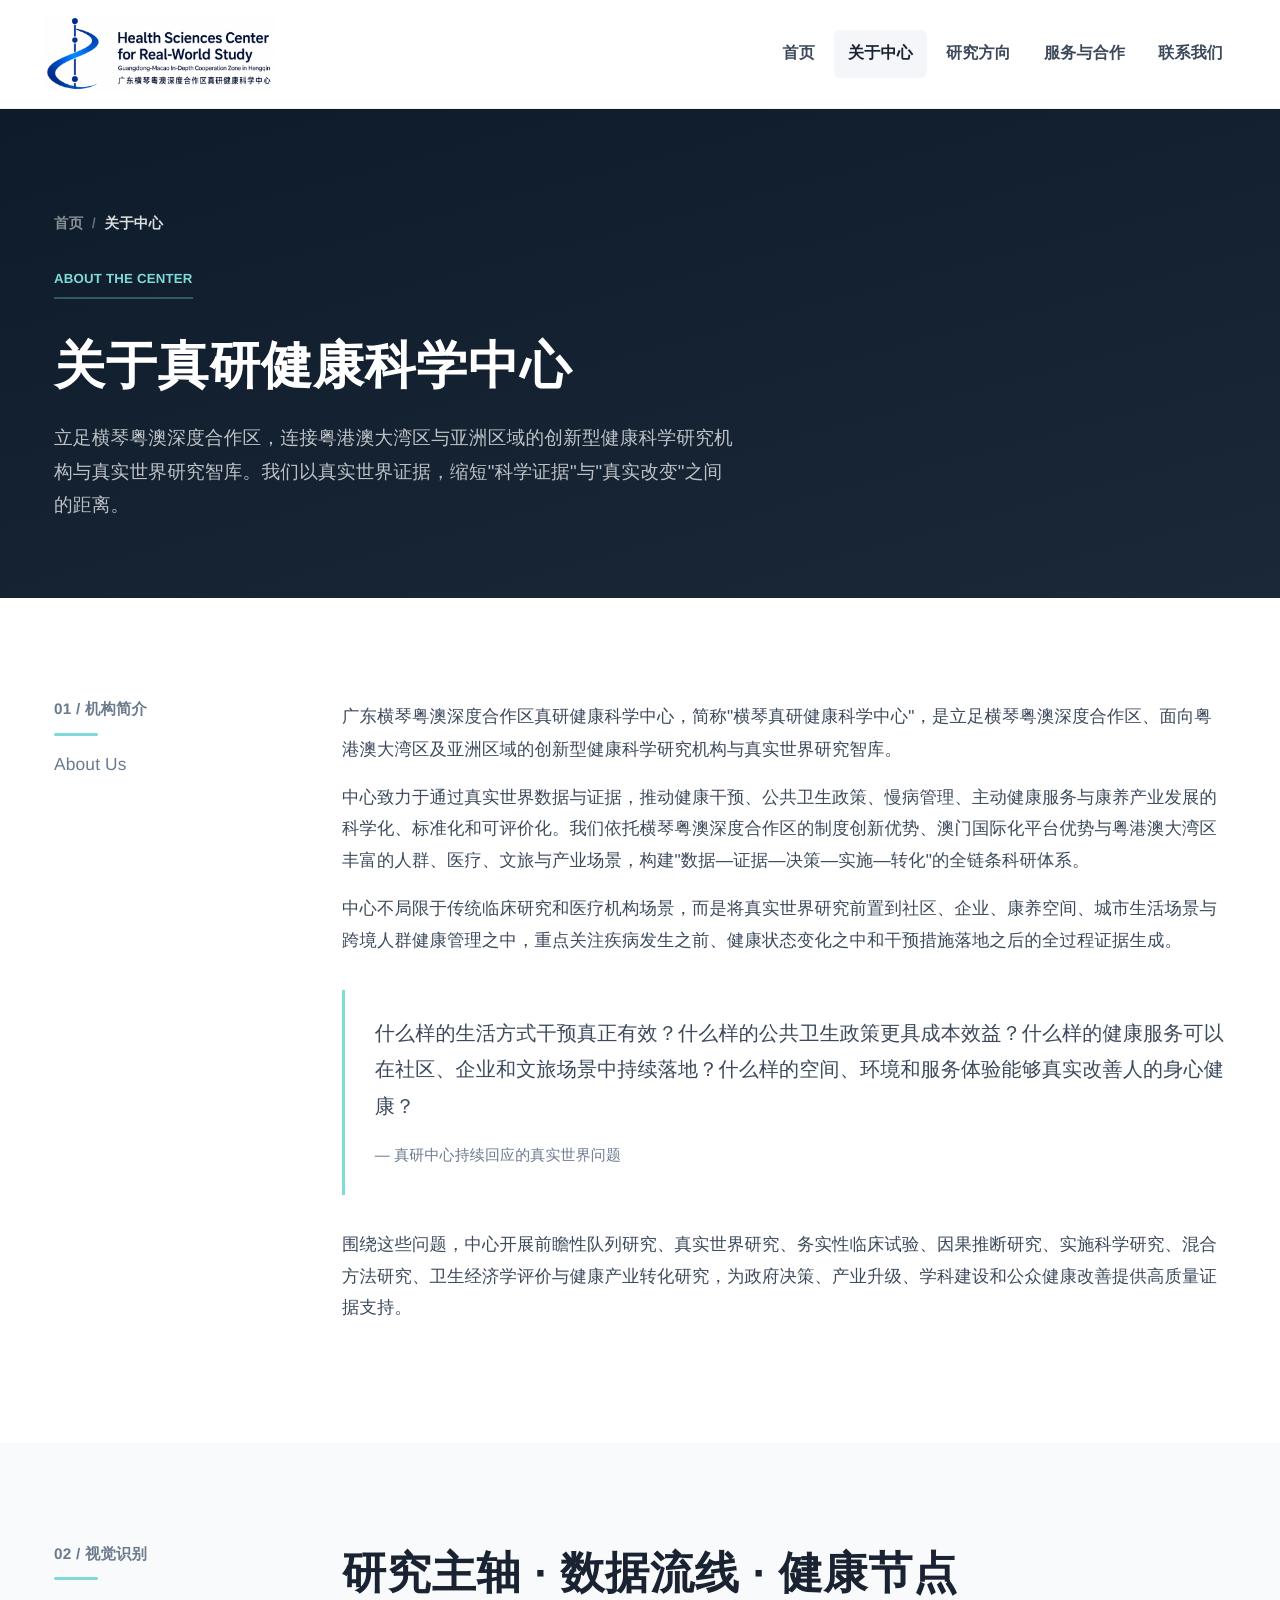
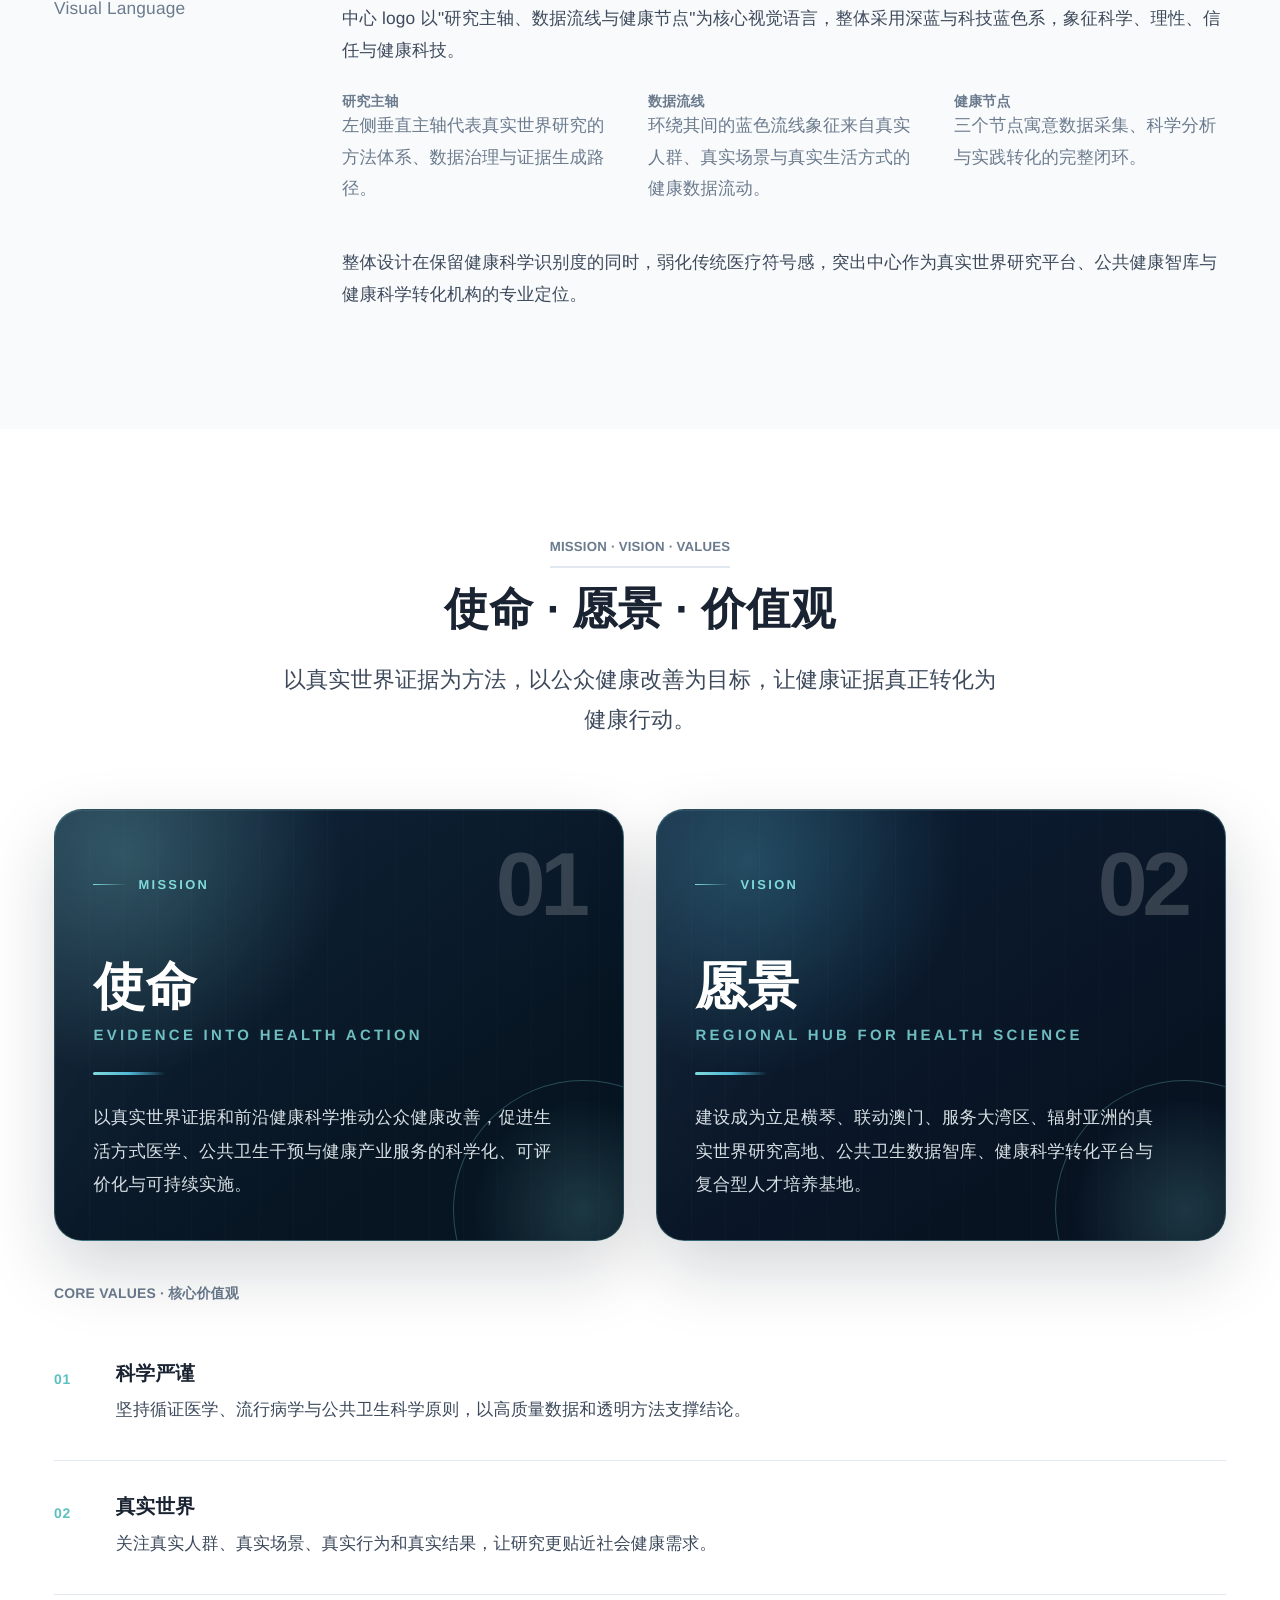
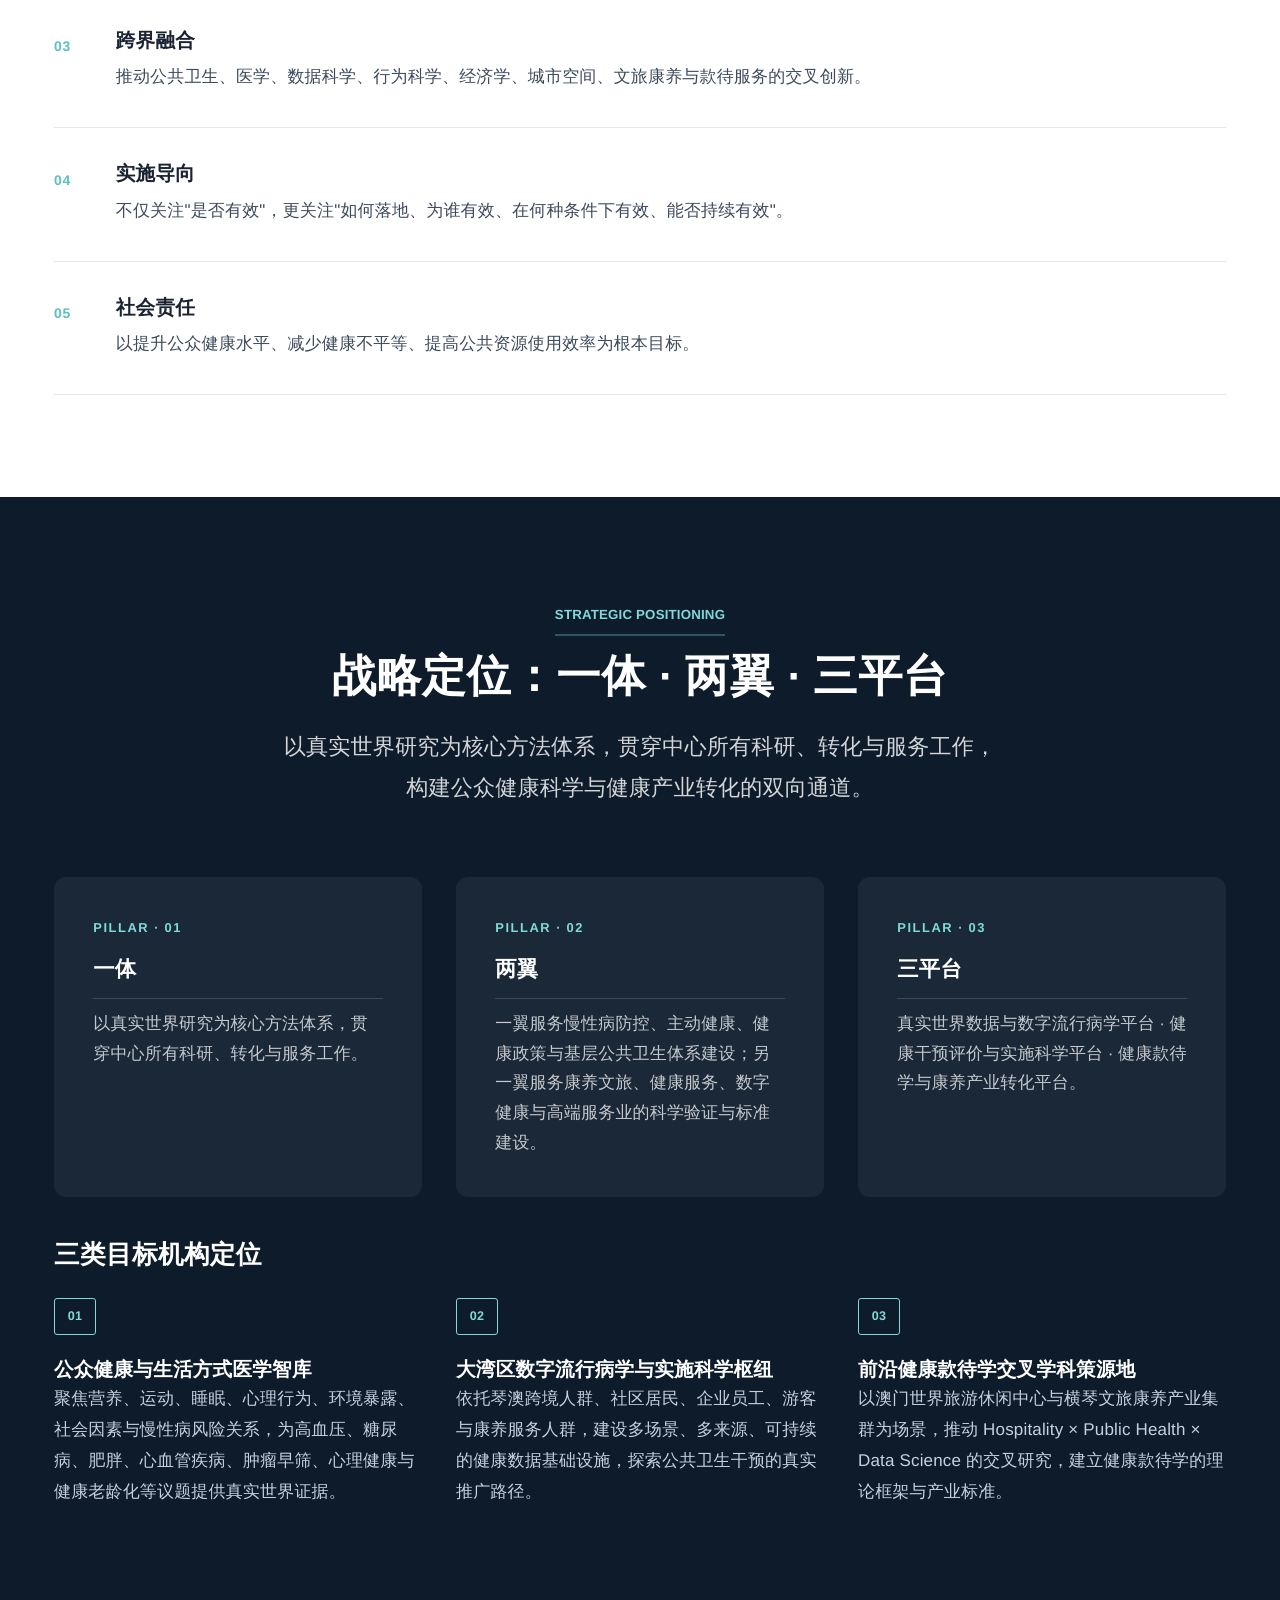
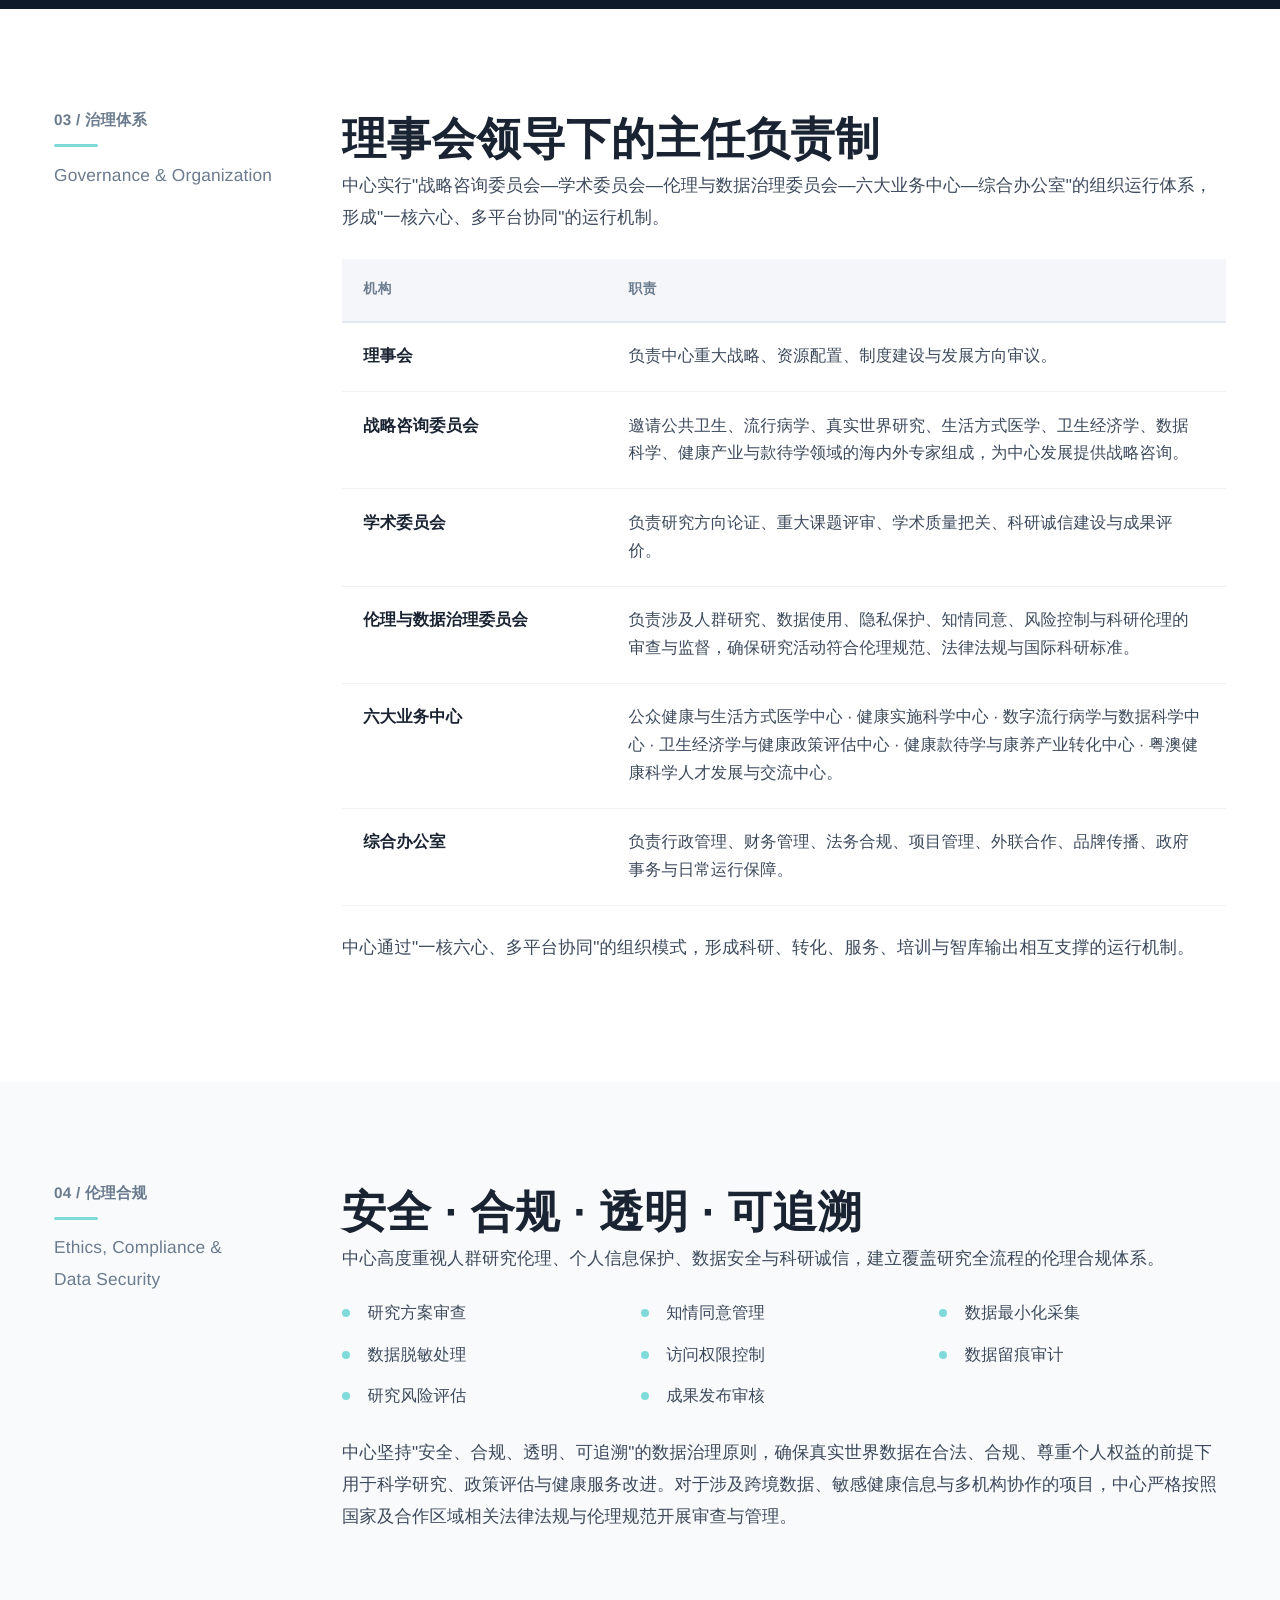
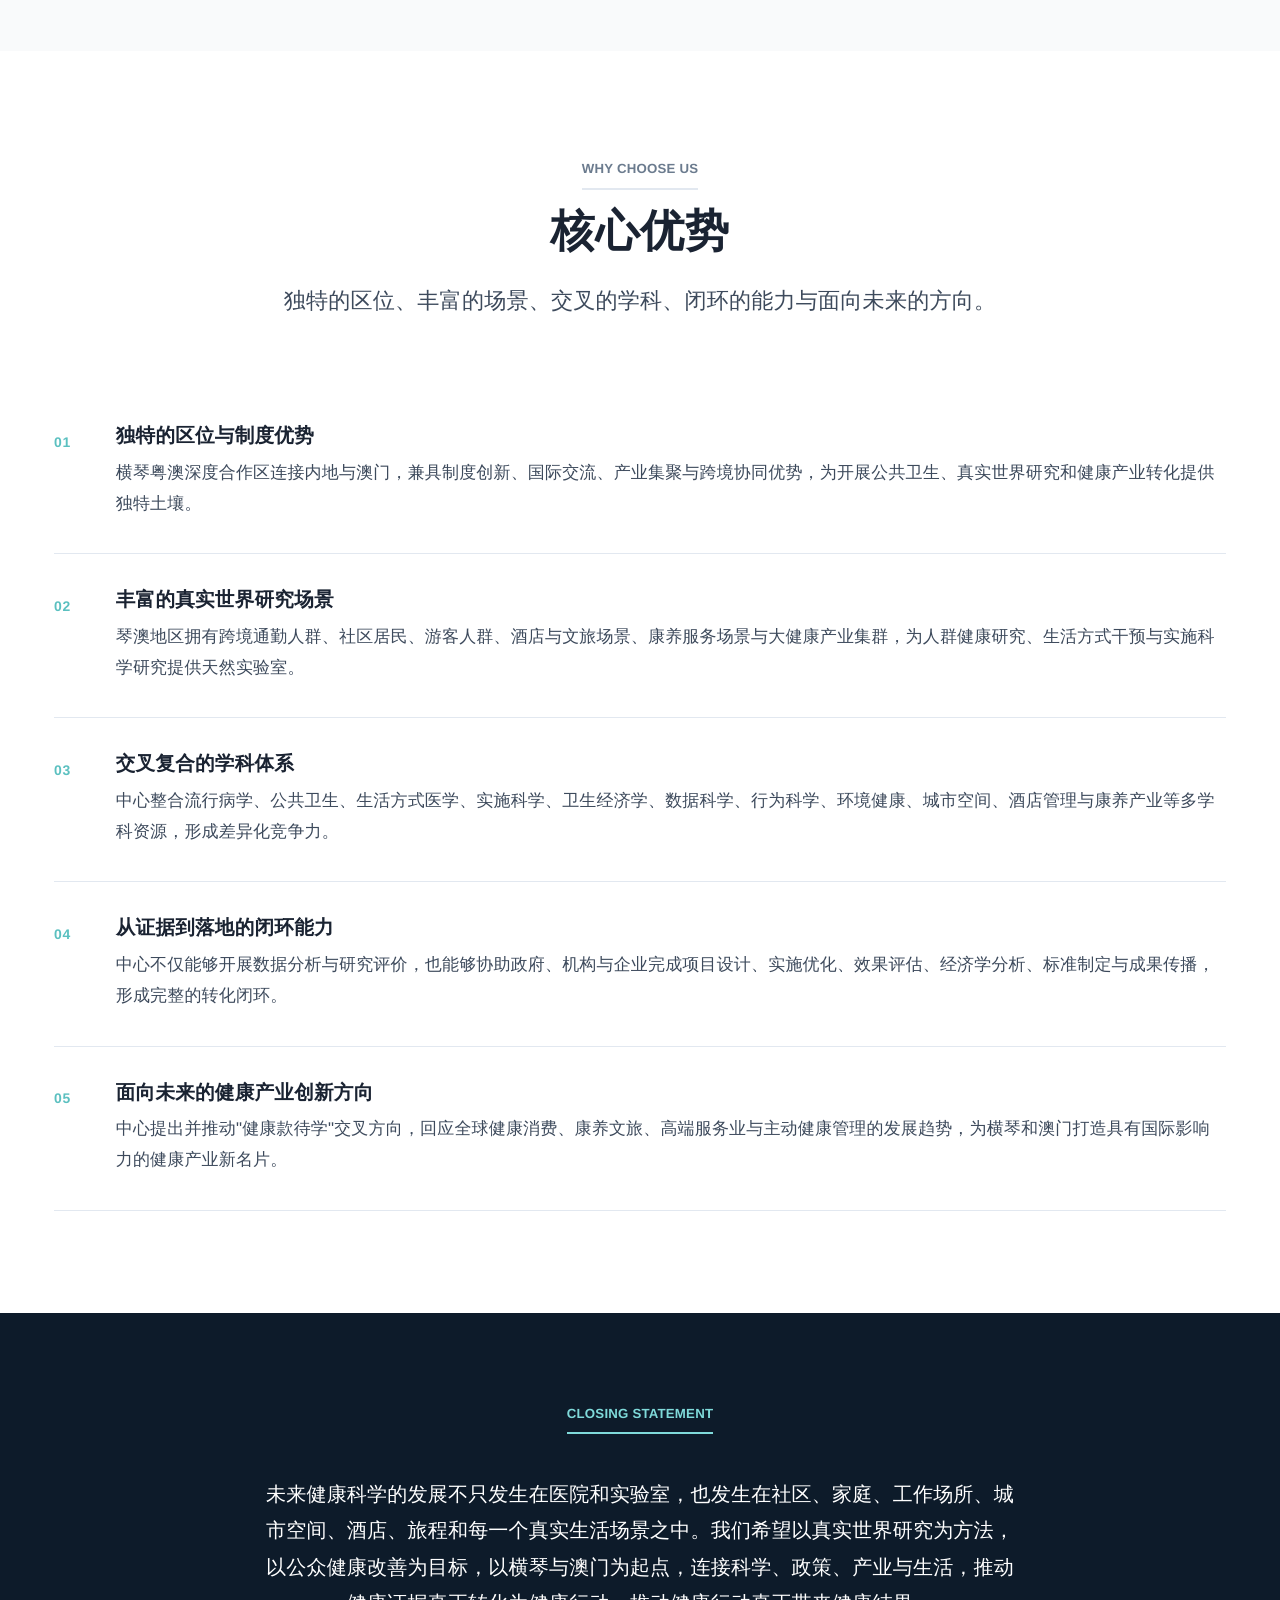
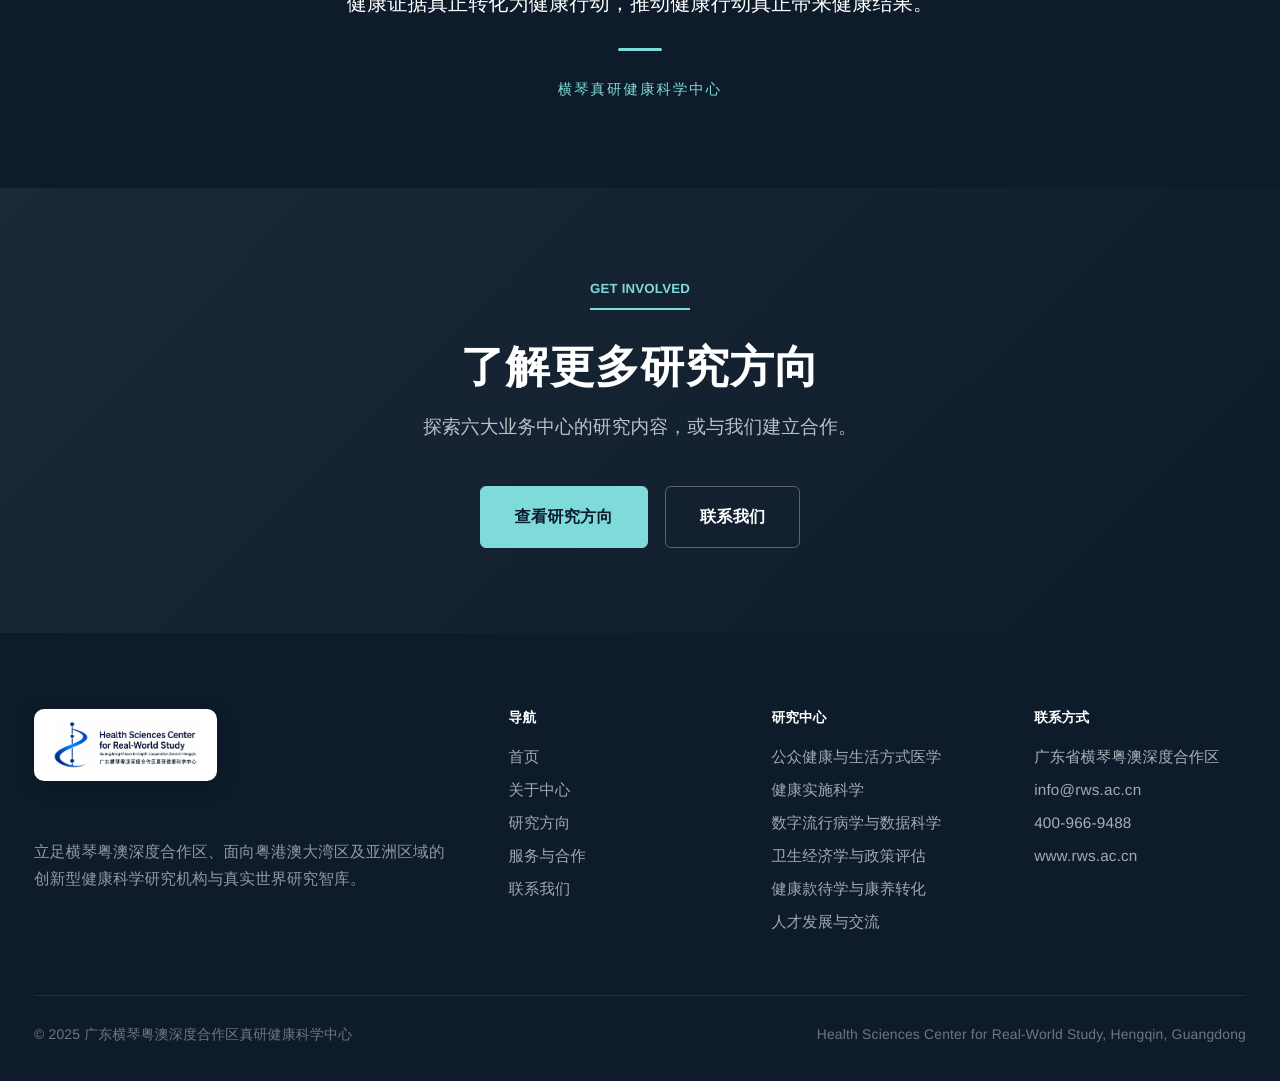
<file: about.html>
<!DOCTYPE html>
<html lang="zh-CN">
<head>
    <meta charset="UTF-8">
    <meta name="viewport" content="width=device-width, initial-scale=1.0">
    <title>关于中心 | 广东横琴粤澳深度合作区真研健康科学中心</title>
    <meta name="description" content="广东横琴粤澳深度合作区真研健康科学中心 — 机构简介、愿景使命、战略定位、治理体系与核心优势。">
    <link rel="icon" href="img/logo-mark.png" type="image/png">

    <link rel="stylesheet" href="styles.css">

    <!-- =====================================================
         Global Font & Mission / Vision Enhancement
         字体系统与使命愿景板块优化
    ===================================================== -->
    <style>
        :root {
            /*
             * 字体策略：
             * 1. 英文与数字：采用科研机构官网常见的现代无衬线字体栈。
             * 2. 中文：优先使用黑体体系，保证稳重、清晰、正式。
             */
            --font-latin: "Aptos", "IBM Plex Sans", "Inter", "Segoe UI", "Helvetica Neue", Arial, sans-serif;
            --font-cn-heiti: SimHei, "黑体", "Heiti SC", "STHeiti", "Microsoft YaHei", "PingFang SC", sans-serif;
            --font-main: var(--font-latin), var(--font-cn-heiti);

            --zy-accent: #7fdada;
            --zy-accent-2: #4fb8d7;
            --zy-ink: #102033;
            --zy-ink-deep: #0b1524;
            --zy-card-border: rgba(127, 218, 218, .28);
            --zy-card-glow: rgba(127, 218, 218, .16);
        }

        html,
        body,
        * ,
        *::before,
        *::after {
            font-family: var(--font-main) !important;
            font-kerning: normal;
            text-rendering: geometricPrecision;
            -webkit-font-smoothing: antialiased;
            -moz-osx-font-smoothing: grayscale;
        }

        body {
            font-feature-settings: "liga" 1, "kern" 1, "tnum" 0;
        }

        h1,
        h2,
        h3,
        h4,
        h5,
        .nav-menu a,
        .btn,
        .tag,
        .eyebrow,
        .breadcrumb,
        .num {
            font-family: var(--font-main) !important;
            font-weight: 700;
            letter-spacing: .015em;
        }

        .eyebrow,
        .tag,
        .num,
        .breadcrumb,
        .legal,
        .footer-grid h5,
        .mv-kicker,
        .mv-index,
        .mv-title-en {
            font-family: var(--font-latin), var(--font-cn-heiti) !important;
            font-feature-settings: "liga" 1, "kern" 1, "tnum" 1;
        }

        p,
        li,
        td,
        th,
        blockquote,
        cite {
            font-family: var(--font-main) !important;
            line-height: 1.82;
        }

        button,
        input,
        textarea,
        select {
            font: inherit;
        }

        /*
         * Mission / Vision Section
         * “使命 / 愿景”板块增强样式
         */
        .mv-section {
            position: relative;
        }

        .mv-grid {
            display: grid;
            grid-template-columns: repeat(2, minmax(0, 1fr));
            gap: clamp(1.25rem, 2.5vw, 2rem);
            margin-top: 2.75rem;
        }

        .mv-card {
            position: relative;
            overflow: hidden;
            min-height: 360px;
            padding: clamp(1.75rem, 3vw, 2.5rem);
            border-radius: 28px;
            border: 1px solid var(--zy-card-border);
            background:
                radial-gradient(circle at 16% 8%, rgba(127, 218, 218, .22), transparent 34%),
                linear-gradient(145deg, rgba(16, 32, 51, .98), rgba(8, 18, 31, .98));
            box-shadow:
                0 28px 70px rgba(9, 20, 34, .18),
                inset 0 1px 0 rgba(255, 255, 255, .08);
            color: #fff;
            isolation: isolate;
            transition:
                transform .35s ease,
                box-shadow .35s ease,
                border-color .35s ease;
        }

        .mv-card::before {
            content: "";
            position: absolute;
            inset: 0;
            background:
                linear-gradient(120deg, rgba(255, 255, 255, .08), transparent 38%),
                repeating-linear-gradient(
                    90deg,
                    rgba(255, 255, 255, .035) 0,
                    rgba(255, 255, 255, .035) 1px,
                    transparent 1px,
                    transparent 34px
                );
            opacity: .5;
            z-index: -2;
        }

        .mv-card::after {
            content: "";
            position: absolute;
            right: -90px;
            bottom: -100px;
            width: 260px;
            height: 260px;
            border-radius: 50%;
            border: 1px solid rgba(127, 218, 218, .28);
            background:
                radial-gradient(circle, rgba(127, 218, 218, .18), transparent 62%);
            z-index: -1;
        }

        .mv-card:hover {
            transform: translateY(-6px);
            border-color: rgba(127, 218, 218, .55);
            box-shadow:
                0 34px 90px rgba(9, 20, 34, .28),
                0 0 0 1px rgba(127, 218, 218, .08),
                inset 0 1px 0 rgba(255, 255, 255, .1);
        }

        .mv-card--mission {
            background:
                radial-gradient(circle at 12% 10%, rgba(127, 218, 218, .26), transparent 35%),
                linear-gradient(145deg, #10243a, #071522 72%);
        }

        .mv-card--vision {
            background:
                radial-gradient(circle at 16% 12%, rgba(79, 184, 215, .28), transparent 35%),
                linear-gradient(145deg, #0d1f35, #081322 74%);
        }

        .mv-topline {
            display: flex;
            align-items: center;
            justify-content: space-between;
            gap: 1rem;
            margin-bottom: 2.25rem;
        }

        .mv-kicker {
            display: inline-flex;
            align-items: center;
            gap: .65rem;
            color: var(--zy-accent);
            font-size: .76rem;
            font-weight: 800;
            letter-spacing: .18em;
            text-transform: uppercase;
        }

        .mv-kicker::before {
            content: "";
            width: 34px;
            height: 1px;
            background: linear-gradient(90deg, var(--zy-accent), transparent);
        }

        .mv-index {
            color: rgba(255, 255, 255, .18);
            font-size: clamp(2.8rem, 7vw, 5.5rem);
            font-weight: 800;
            line-height: .8;
            letter-spacing: -.06em;
        }

        .mv-title {
            margin: 0;
            color: #fff;
            font-size: clamp(2rem, 4vw, 3.4rem);
            line-height: 1.08;
            letter-spacing: .02em;
        }

        .mv-title-en {
            display: block;
            margin-top: .85rem;
            color: rgba(127, 218, 218, .86);
            font-size: .88rem;
            font-weight: 800;
            letter-spacing: .22em;
            text-transform: uppercase;
        }

        .mv-line {
            width: 72px;
            height: 3px;
            margin: 1.6rem 0 1.55rem;
            border-radius: 999px;
            background: linear-gradient(90deg, var(--zy-accent), var(--zy-accent-2), transparent);
        }

        .mv-card p {
            max-width: 95%;
            margin: 0;
            color: rgba(238, 246, 250, .9);
            font-size: clamp(1rem, 1.35vw, 1.12rem);
            line-height: 1.95;
            letter-spacing: .02em;
        }

        .mv-footnote {
            position: absolute;
            left: clamp(1.75rem, 3vw, 2.5rem);
            bottom: clamp(1.4rem, 2.5vw, 2rem);
            display: inline-flex;
            align-items: center;
            gap: .65rem;
            color: rgba(255, 255, 255, .56);
            font-size: .78rem;
            letter-spacing: .14em;
            text-transform: uppercase;
        }

        .mv-footnote::before {
            content: "";
            width: 7px;
            height: 7px;
            border-radius: 999px;
            background: var(--zy-accent);
            box-shadow: 0 0 18px var(--zy-card-glow);
        }

        @media (max-width: 860px) {
            .mv-grid {
                grid-template-columns: 1fr;
            }

            .mv-card {
                min-height: 320px;
            }

            .mv-card p {
                max-width: 100%;
            }
        }

        @media (max-width: 560px) {
            .mv-card {
                border-radius: 22px;
                padding: 1.5rem;
            }

            .mv-topline {
                margin-bottom: 1.65rem;
            }

            .mv-index {
                font-size: 3.25rem;
            }

            .mv-footnote {
                position: static;
                margin-top: 1.5rem;
            }
        }
    </style>
</head>
<body>

<!-- =====================================================
     Header / Navigation
===================================================== -->
<header class="site-header">
    <div class="nav-container">
        <a href="index.html" class="brand">
            <img src="img/logo.png" alt="横琴真研健康科学中心" class="brand-logo">
        </a>

        <nav>
            <ul class="nav-menu">
                <li><a href="index.html">首页</a></li>
                <li><a href="about.html" class="is-active">关于中心</a></li>
                <li><a href="research.html">研究方向</a></li>
                <li><a href="services.html">服务与合作</a></li>
                <li><a href="contact.html">联系我们</a></li>
            </ul>
            <button class="nav-toggle" aria-label="菜单">菜单</button>
        </nav>
    </div>
</header>

<!-- =====================================================
     Page Header
===================================================== -->
<section class="page-header">
    <div class="container">
        <ul class="breadcrumb">
            <li><a href="index.html">首页</a></li>
            <li>关于中心</li>
        </ul>
        <span class="eyebrow">About the Center</span>
        <h1>关于真研健康科学中心</h1>
        <p>立足横琴粤澳深度合作区，连接粤港澳大湾区与亚洲区域的创新型健康科学研究机构与真实世界研究智库。我们以真实世界证据，缩短"科学证据"与"真实改变"之间的距离。</p>
    </div>
</section>

<!-- =====================================================
     Section: Introduction
===================================================== -->
<section class="section">
    <div class="container">
        <div class="editorial">
            <div class="label-col">
                <h5>01 / 机构简介</h5>
                <div class="divider"></div>
                <p>About Us</p>
            </div>
            <div>
                <p class="lead">
                    广东横琴粤澳深度合作区真研健康科学中心，简称"横琴真研健康科学中心"，是立足横琴粤澳深度合作区、面向粤港澳大湾区及亚洲区域的创新型健康科学研究机构与真实世界研究智库。
                </p>
                <p>
                    中心致力于通过真实世界数据与证据，推动健康干预、公共卫生政策、慢病管理、主动健康服务与康养产业发展的科学化、标准化和可评价化。我们依托横琴粤澳深度合作区的制度创新优势、澳门国际化平台优势与粤港澳大湾区丰富的人群、医疗、文旅与产业场景，构建"数据—证据—决策—实施—转化"的全链条科研体系。
                </p>
                <p>
                    中心不局限于传统临床研究和医疗机构场景，而是将真实世界研究前置到社区、企业、康养空间、城市生活场景与跨境人群健康管理之中，重点关注疾病发生之前、健康状态变化之中和干预措施落地之后的全过程证据生成。
                </p>

                <blockquote>
                    什么样的生活方式干预真正有效？什么样的公共卫生政策更具成本效益？什么样的健康服务可以在社区、企业和文旅场景中持续落地？什么样的空间、环境和服务体验能够真实改善人的身心健康？
                    <cite>— 真研中心持续回应的真实世界问题</cite>
                </blockquote>

                <p>
                    围绕这些问题，中心开展前瞻性队列研究、真实世界研究、务实性临床试验、因果推断研究、实施科学研究、混合方法研究、卫生经济学评价与健康产业转化研究，为政府决策、产业升级、学科建设和公众健康改善提供高质量证据支持。
                </p>
            </div>
        </div>
    </div>
</section>

<!-- =====================================================
     Section: Logo Visual Language
===================================================== -->
<section class="section section--soft">
    <div class="container">
        <div class="editorial">
            <div class="label-col">
                <h5>02 / 视觉识别</h5>
                <div class="divider"></div>
                <p>Visual Language</p>
            </div>
            <div>
                <h2>研究主轴 · 数据流线 · 健康节点</h2>
                <p class="lead">
                    中心 logo 以"研究主轴、数据流线与健康节点"为核心视觉语言，整体采用深蓝与科技蓝色系，象征科学、理性、信任与健康科技。
                </p>
                <div class="grid grid--3 mt-3">
                    <div>
                        <h5>研究主轴</h5>
                        <p class="text-muted">左侧垂直主轴代表真实世界研究的方法体系、数据治理与证据生成路径。</p>
                    </div>
                    <div>
                        <h5>数据流线</h5>
                        <p class="text-muted">环绕其间的蓝色流线象征来自真实人群、真实场景与真实生活方式的健康数据流动。</p>
                    </div>
                    <div>
                        <h5>健康节点</h5>
                        <p class="text-muted">三个节点寓意数据采集、科学分析与实践转化的完整闭环。</p>
                    </div>
                </div>
                <p class="mt-3">
                    整体设计在保留健康科学识别度的同时，弱化传统医疗符号感，突出中心作为真实世界研究平台、公共健康智库与健康科学转化机构的专业定位。
                </p>
            </div>
        </div>
    </div>
</section>

<!-- =====================================================
     Section: Mission · Vision · Values
===================================================== -->
<section class="section mv-section">
    <div class="container">
        <div class="section-head">
            <span class="eyebrow">Mission · Vision · Values</span>
            <h2>使命 · 愿景 · 价值观</h2>
            <p class="lead">以真实世界证据为方法，以公众健康改善为目标，让健康证据真正转化为健康行动。</p>
        </div>

        <div class="mv-grid">
            <article class="mv-card mv-card--mission">
                <div class="mv-topline">
                    <span class="mv-kicker">Mission</span>
                    <span class="mv-index">01</span>
                </div>
                <h3 class="mv-title">
                    使命
                    <span class="mv-title-en">Evidence into Health Action</span>
                </h3>
                <div class="mv-line"></div>
                <p>
                    以真实世界证据和前沿健康科学推动公众健康改善，促进生活方式医学、公共卫生干预与健康产业服务的科学化、可评价化与可持续实施。
                </p>
            </article>

            <article class="mv-card mv-card--vision">
                <div class="mv-topline">
                    <span class="mv-kicker">Vision</span>
                    <span class="mv-index">02</span>
                </div>
                <h3 class="mv-title">
                    愿景
                    <span class="mv-title-en">Regional Hub for Health Science</span>
                </h3>
                <div class="mv-line"></div>
                <p>
                    建设成为立足横琴、联动澳门、服务大湾区、辐射亚洲的真实世界研究高地、公共卫生数据智库、健康科学转化平台与复合型人才培养基地。
                </p>
            </article>
        </div>

        <div class="mt-4">
            <h5 style="margin-bottom:1.5rem;">CORE VALUES · 核心价值观</h5>
            <ol class="bullets">
                <li>
                    <div>
                        <h4>科学严谨</h4>
                        <p>坚持循证医学、流行病学与公共卫生科学原则，以高质量数据和透明方法支撑结论。</p>
                    </div>
                </li>
                <li>
                    <div>
                        <h4>真实世界</h4>
                        <p>关注真实人群、真实场景、真实行为和真实结果，让研究更贴近社会健康需求。</p>
                    </div>
                </li>
                <li>
                    <div>
                        <h4>跨界融合</h4>
                        <p>推动公共卫生、医学、数据科学、行为科学、经济学、城市空间、文旅康养与款待服务的交叉创新。</p>
                    </div>
                </li>
                <li>
                    <div>
                        <h4>实施导向</h4>
                        <p>不仅关注"是否有效"，更关注"如何落地、为谁有效、在何种条件下有效、能否持续有效"。</p>
                    </div>
                </li>
                <li>
                    <div>
                        <h4>社会责任</h4>
                        <p>以提升公众健康水平、减少健康不平等、提高公共资源使用效率为根本目标。</p>
                    </div>
                </li>
            </ol>
        </div>
    </div>
</section>

<!-- =====================================================
     Section: Strategic Positioning
===================================================== -->
<section class="section section--ink">
    <div class="container">
        <div class="section-head">
            <span class="eyebrow">Strategic Positioning</span>
            <h2>战略定位：一体 · 两翼 · 三平台</h2>
            <p class="lead">以真实世界研究为核心方法体系，贯穿中心所有科研、转化与服务工作，构建公众健康科学与健康产业转化的双向通道。</p>
        </div>

        <div class="grid grid--3">
            <div class="card feature-card">
                <div class="num" style="color:#7fdada;">PILLAR · 01</div>
                <h3 style="border-bottom-color:rgba(255,255,255,.15);">一体</h3>
                <p>以真实世界研究为核心方法体系，贯穿中心所有科研、转化与服务工作。</p>
            </div>
            <div class="card feature-card">
                <div class="num" style="color:#7fdada;">PILLAR · 02</div>
                <h3 style="border-bottom-color:rgba(255,255,255,.15);">两翼</h3>
                <p>一翼服务慢性病防控、主动健康、健康政策与基层公共卫生体系建设；另一翼服务康养文旅、健康服务、数字健康与高端服务业的科学验证与标准建设。</p>
            </div>
            <div class="card feature-card">
                <div class="num" style="color:#7fdada;">PILLAR · 03</div>
                <h3 style="border-bottom-color:rgba(255,255,255,.15);">三平台</h3>
                <p>真实世界数据与数字流行病学平台 · 健康干预评价与实施科学平台 · 健康款待学与康养产业转化平台。</p>
            </div>
        </div>

        <div class="mt-4">
            <h3 style="color:#fff;">三类目标机构定位</h3>
            <div class="grid grid--3 mt-3">
                <div>
                    <span class="tag" style="color:#7fdada; border-color:#7fdada;">01</span>
                    <h4 style="color:#fff; margin-top:1rem;">公众健康与生活方式医学智库</h4>
                    <p style="color:#c8d0de;">聚焦营养、运动、睡眠、心理行为、环境暴露、社会因素与慢性病风险关系，为高血压、糖尿病、肥胖、心血管疾病、肿瘤早筛、心理健康与健康老龄化等议题提供真实世界证据。</p>
                </div>
                <div>
                    <span class="tag" style="color:#7fdada; border-color:#7fdada;">02</span>
                    <h4 style="color:#fff; margin-top:1rem;">大湾区数字流行病学与实施科学枢纽</h4>
                    <p style="color:#c8d0de;">依托琴澳跨境人群、社区居民、企业员工、游客与康养服务人群，建设多场景、多来源、可持续的健康数据基础设施，探索公共卫生干预的真实推广路径。</p>
                </div>
                <div>
                    <span class="tag" style="color:#7fdada; border-color:#7fdada;">03</span>
                    <h4 style="color:#fff; margin-top:1rem;">前沿健康款待学交叉学科策源地</h4>
                    <p style="color:#c8d0de;">以澳门世界旅游休闲中心与横琴文旅康养产业集群为场景，推动 Hospitality × Public Health × Data Science 的交叉研究，建立健康款待学的理论框架与产业标准。</p>
                </div>
            </div>
        </div>
    </div>
</section>

<!-- =====================================================
     Section: Governance
===================================================== -->
<section class="section">
    <div class="container">
        <div class="editorial">
            <div class="label-col">
                <h5>03 / 治理体系</h5>
                <div class="divider"></div>
                <p>Governance & Organization</p>
            </div>
            <div>
                <h2>理事会领导下的主任负责制</h2>
                <p class="lead">中心实行"战略咨询委员会—学术委员会—伦理与数据治理委员会—六大业务中心—综合办公室"的组织运行体系，形成"一核六心、多平台协同"的运行机制。</p>

                <table class="table mt-3">
                    <thead>
                        <tr>
                            <th style="width:30%;">机构</th>
                            <th>职责</th>
                        </tr>
                    </thead>
                    <tbody>
                        <tr>
                            <td><strong>理事会</strong></td>
                            <td>负责中心重大战略、资源配置、制度建设与发展方向审议。</td>
                        </tr>
                        <tr>
                            <td><strong>战略咨询委员会</strong></td>
                            <td>邀请公共卫生、流行病学、真实世界研究、生活方式医学、卫生经济学、数据科学、健康产业与款待学领域的海内外专家组成，为中心发展提供战略咨询。</td>
                        </tr>
                        <tr>
                            <td><strong>学术委员会</strong></td>
                            <td>负责研究方向论证、重大课题评审、学术质量把关、科研诚信建设与成果评价。</td>
                        </tr>
                        <tr>
                            <td><strong>伦理与数据治理委员会</strong></td>
                            <td>负责涉及人群研究、数据使用、隐私保护、知情同意、风险控制与科研伦理的审查与监督，确保研究活动符合伦理规范、法律法规与国际科研标准。</td>
                        </tr>
                        <tr>
                            <td><strong>六大业务中心</strong></td>
                            <td>公众健康与生活方式医学中心 · 健康实施科学中心 · 数字流行病学与数据科学中心 · 卫生经济学与健康政策评估中心 · 健康款待学与康养产业转化中心 · 粤澳健康科学人才发展与交流中心。</td>
                        </tr>
                        <tr>
                            <td><strong>综合办公室</strong></td>
                            <td>负责行政管理、财务管理、法务合规、项目管理、外联合作、品牌传播、政府事务与日常运行保障。</td>
                        </tr>
                    </tbody>
                </table>

                <p class="mt-3">中心通过"一核六心、多平台协同"的组织模式，形成科研、转化、服务、培训与智库输出相互支撑的运行机制。</p>
            </div>
        </div>
    </div>
</section>

<!-- =====================================================
     Section: Ethics & Compliance
===================================================== -->
<section class="section section--soft">
    <div class="container">
        <div class="editorial">
            <div class="label-col">
                <h5>04 / 伦理合规</h5>
                <div class="divider"></div>
                <p>Ethics, Compliance &<br>Data Security</p>
            </div>
            <div>
                <h2>安全 · 合规 · 透明 · 可追溯</h2>
                <p class="lead">中心高度重视人群研究伦理、个人信息保护、数据安全与科研诚信，建立覆盖研究全流程的伦理合规体系。</p>

                <ul class="checklist mt-3">
                    <li>研究方案审查</li>
                    <li>知情同意管理</li>
                    <li>数据最小化采集</li>
                    <li>数据脱敏处理</li>
                    <li>访问权限控制</li>
                    <li>数据留痕审计</li>
                    <li>研究风险评估</li>
                    <li>成果发布审核</li>
                </ul>

                <p class="mt-3">
                    中心坚持"安全、合规、透明、可追溯"的数据治理原则，确保真实世界数据在合法、合规、尊重个人权益的前提下用于科学研究、政策评估与健康服务改进。对于涉及跨境数据、敏感健康信息与多机构协作的项目，中心严格按照国家及合作区域相关法律法规与伦理规范开展审查与管理。
                </p>
            </div>
        </div>
    </div>
</section>

<!-- =====================================================
     Section: Why Choose Us
===================================================== -->
<section class="section">
    <div class="container">
        <div class="section-head">
            <span class="eyebrow">Why Choose Us</span>
            <h2>核心优势</h2>
            <p class="lead">独特的区位、丰富的场景、交叉的学科、闭环的能力与面向未来的方向。</p>
        </div>

        <ol class="bullets">
            <li>
                <div>
                    <h4>独特的区位与制度优势</h4>
                    <p>横琴粤澳深度合作区连接内地与澳门，兼具制度创新、国际交流、产业集聚与跨境协同优势，为开展公共卫生、真实世界研究和健康产业转化提供独特土壤。</p>
                </div>
            </li>
            <li>
                <div>
                    <h4>丰富的真实世界研究场景</h4>
                    <p>琴澳地区拥有跨境通勤人群、社区居民、游客人群、酒店与文旅场景、康养服务场景与大健康产业集群，为人群健康研究、生活方式干预与实施科学研究提供天然实验室。</p>
                </div>
            </li>
            <li>
                <div>
                    <h4>交叉复合的学科体系</h4>
                    <p>中心整合流行病学、公共卫生、生活方式医学、实施科学、卫生经济学、数据科学、行为科学、环境健康、城市空间、酒店管理与康养产业等多学科资源，形成差异化竞争力。</p>
                </div>
            </li>
            <li>
                <div>
                    <h4>从证据到落地的闭环能力</h4>
                    <p>中心不仅能够开展数据分析与研究评价，也能够协助政府、机构与企业完成项目设计、实施优化、效果评估、经济学分析、标准制定与成果传播，形成完整的转化闭环。</p>
                </div>
            </li>
            <li>
                <div>
                    <h4>面向未来的健康产业创新方向</h4>
                    <p>中心提出并推动"健康款待学"交叉方向，回应全球健康消费、康养文旅、高端服务业与主动健康管理的发展趋势，为横琴和澳门打造具有国际影响力的健康产业新名片。</p>
                </div>
            </li>
        </ol>
    </div>
</section>

<!-- =====================================================
     Closing Quote
===================================================== -->
<section class="section section--ink" style="padding-top:5rem; padding-bottom:5rem;">
    <div class="container container--narrow text-center">
        <span class="eyebrow" style="color:#7fdada; border-color:#7fdada;">Closing Statement</span>
        <blockquote style="border:none; font-style:normal; padding:0; margin:1.5rem 0; color:#fff; text-align:center;">
            未来健康科学的发展不只发生在医院和实验室，也发生在社区、家庭、工作场所、城市空间、酒店、旅程和每一个真实生活场景之中。我们希望以真实世界研究为方法，以公众健康改善为目标，以横琴与澳门为起点，连接科学、政策、产业与生活，推动健康证据真正转化为健康行动，推动健康行动真正带来健康结果。
        </blockquote>
        <div class="divider divider--center" style="background:#7fdada;"></div>
        <p style="color:#7fdada; font-size:.85rem; letter-spacing:.14em; text-transform:uppercase; margin-top:1.5rem;">
            横琴真研健康科学中心
        </p>
    </div>
</section>

<!-- =====================================================
     CTA
===================================================== -->
<section class="cta">
    <div class="container">
        <span class="eyebrow" style="color:#7fdada; border-color:#7fdada;">Get Involved</span>
        <h2>了解更多研究方向</h2>
        <p>探索六大业务中心的研究内容，或与我们建立合作。</p>
        <div class="hero-actions" style="justify-content:center;">
            <a href="research.html" class="btn btn-primary">查看研究方向</a>
            <a href="contact.html" class="btn btn-ghost">联系我们</a>
        </div>
    </div>
</section>

<!-- =====================================================
     Footer
===================================================== -->
<footer class="site-footer">
    <div class="footer-grid">
        <div class="footer-brand">
            <div class="brand brand--footer">
                <img src="img/logo.png" alt="横琴真研健康科学中心" class="brand-logo">
            </div>
            <p>立足横琴粤澳深度合作区、面向粤港澳大湾区及亚洲区域的创新型健康科学研究机构与真实世界研究智库。</p>
        </div>

        <div>
            <h5>导航</h5>
            <ul>
                <li><a href="index.html">首页</a></li>
                <li><a href="about.html">关于中心</a></li>
                <li><a href="research.html">研究方向</a></li>
                <li><a href="services.html">服务与合作</a></li>
                <li><a href="contact.html">联系我们</a></li>
            </ul>
        </div>

        <div>
            <h5>研究中心</h5>
            <ul>
                <li><a href="research.html#center-1">公众健康与生活方式医学</a></li>
                <li><a href="research.html#center-2">健康实施科学</a></li>
                <li><a href="research.html#center-3">数字流行病学与数据科学</a></li>
                <li><a href="research.html#center-4">卫生经济学与政策评估</a></li>
                <li><a href="research.html#center-5">健康款待学与康养转化</a></li>
                <li><a href="research.html#center-6">人才发展与交流</a></li>
            </ul>
        </div>

        <div>
            <h5>联系方式</h5>
            <ul>
                <li>广东省横琴粤澳深度合作区</li>
                <li><a href="mailto:info@rws.ac.cn">info@rws.ac.cn</a></li>
                <li>400-966-9488</li>
                <li><a href="http://www.rws.ac.cn">www.rws.ac.cn</a></li>
            </ul>
        </div>
    </div>

    <div class="legal">
        <span>© 2025 广东横琴粤澳深度合作区真研健康科学中心</span>
        <span>Health Sciences Center for Real-World Study, Hengqin, Guangdong</span>
    </div>
</footer>

<!-- =====================================================
     Minimal interactivity
===================================================== -->
<script>
    const toggle = document.querySelector('.nav-toggle');
    const menu   = document.querySelector('.nav-menu');

    if (toggle && menu) {
        toggle.addEventListener('click', () => menu.classList.toggle('is-open'));
    }

    const io = new IntersectionObserver((entries) => {
        entries.forEach(e => {
            if (e.isIntersecting) {
                e.target.classList.add('is-in');
            }
        });
    }, { threshold: 0.12 });

    document.querySelectorAll('.section, .card, .center-card, .mv-card').forEach(el => {
        el.classList.add('reveal');
        io.observe(el);
    });
</script>

</body>
</html>
</file>
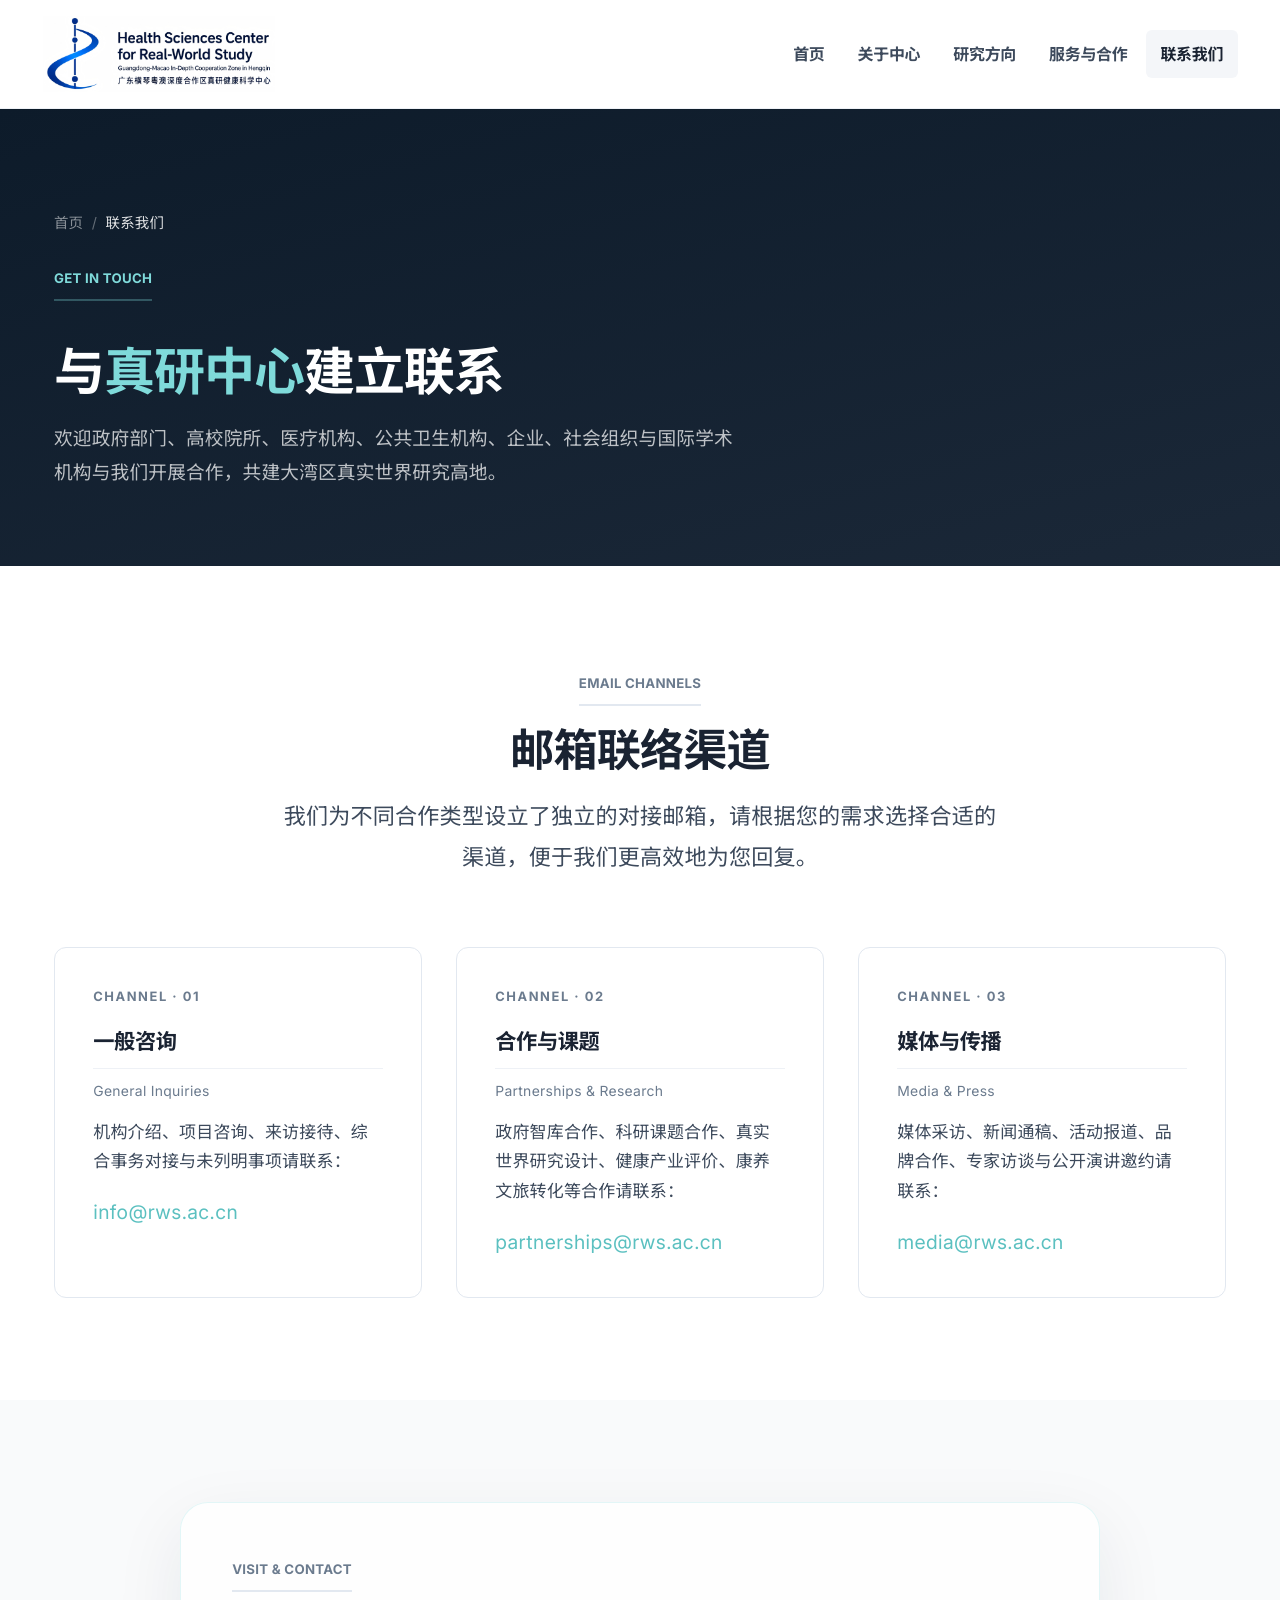
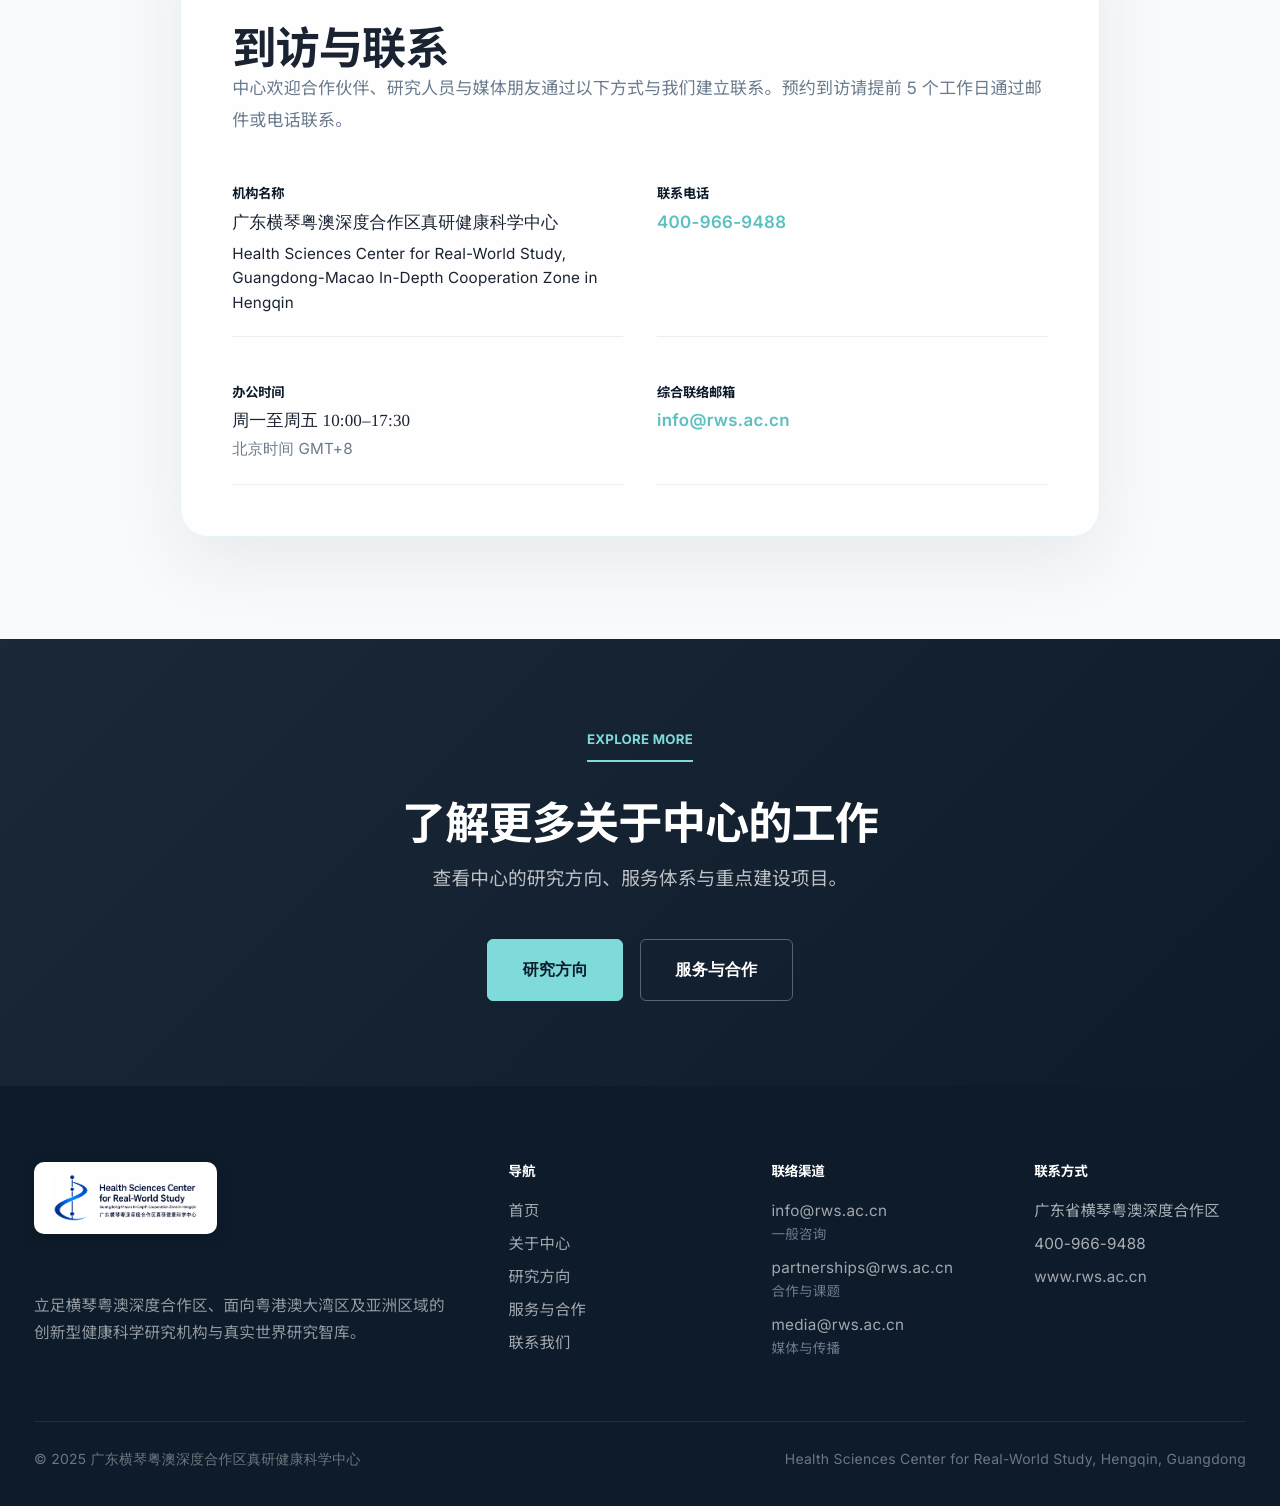
<file: contact.html>
<!DOCTYPE html>
<html lang="zh-CN">
<head>
    <meta charset="UTF-8">
    <meta name="viewport" content="width=device-width, initial-scale=1.0">
    <title>联系我们 | 广东横琴粤澳深度合作区真研健康科学中心</title>
    <meta name="description" content="联系广东横琴粤澳深度合作区真研健康科学中心 — 政府智库合作、科研课题合作、真实世界研究设计、健康产业评价、康养文旅转化、人才培养与国际交流。">
    <link rel="icon" href="img/logo-mark.png" type="image/png">

    <!-- Fonts: 科研机构风格英文/数字 + 中文黑体体系 -->
    <link rel="preconnect" href="https://fonts.googleapis.com">
    <link rel="preconnect" href="https://fonts.gstatic.com" crossorigin>
    <link href="https://fonts.googleapis.com/css2?family=IBM+Plex+Sans:wght@400;500;600;700&family=Inter:wght@400;500;600;700;800&family=Noto+Sans+SC:wght@400;500;700;900&display=swap" rel="stylesheet">

    <link rel="stylesheet" href="styles.css">

    <!-- Page Font Refinement -->
    <style>
        :root {
            --font-sci: "Inter", "IBM Plex Sans", "Helvetica Neue", Arial, sans-serif;
            --font-cn: "Noto Sans SC", "Microsoft YaHei", "SimHei", "Heiti SC", sans-serif;
            --font-ui: "Inter", "IBM Plex Sans", "Helvetica Neue", Arial, "Noto Sans SC", "Microsoft YaHei", "SimHei", sans-serif;
        }

        body {
            font-family: var(--font-ui);
            font-feature-settings: "liga" 1, "kern" 1;
            -webkit-font-smoothing: antialiased;
            text-rendering: geometricPrecision;
        }

        h1, h2, h3, h4, h5,
        .nav-menu a,
        .contact-list h5,
        .footer-grid h5 {
            font-family: var(--font-cn);
            font-weight: 700;
            letter-spacing: -0.02em;
        }

        p,
        li,
        .lead,
        .text-muted {
            font-family: var(--font-ui);
            line-height: 1.85;
        }

        .eyebrow,
        .num,
        .en,
        a[href^="mailto:"],
        a[href^="tel:"],
        .legal span,
        .btn {
            font-family: var(--font-sci);
            letter-spacing: 0.02em;
        }

        .brand-logo {
            display: block;
        }

        .page-header h1 em,
        .page-header h1 .highlight {
            color: #7fdada;
            font-style: normal;
        }

        .contact-panel {
            max-width: 920px;
            margin: 0 auto;
            background: rgba(255, 255, 255, 0.78);
            border: 1px solid rgba(127, 218, 218, 0.22);
            border-radius: 28px;
            padding: clamp(2rem, 4vw, 3.5rem);
            box-shadow: 0 24px 70px rgba(20, 40, 70, 0.08);
        }

        .contact-panel h2 {
            margin-top: 0.45rem;
        }

        .contact-list {
            display: grid;
            grid-template-columns: repeat(2, minmax(0, 1fr));
            gap: 1.4rem 2rem;
        }

        .contact-list li {
            padding: 1.25rem 0;
            border-bottom: 1px solid rgba(30, 48, 80, 0.08);
        }

        .contact-list h5 {
            margin-bottom: 0.45rem;
            color: var(--ink-900);
        }

        .contact-list a {
            font-family: var(--font-sci);
            font-weight: 600;
        }

        @media (max-width: 760px) {
            .contact-list {
                grid-template-columns: 1fr;
            }

            .contact-panel {
                border-radius: 22px;
            }
        }
    </style>
</head>
<body>

<!-- =====================================================
     Header / Navigation
===================================================== -->
<header class="site-header">
    <div class="nav-container">
        <a href="index.html" class="brand">
            <img src="img/logo.png" alt="横琴真研健康科学中心" class="brand-logo">
        </a>

        <nav>
            <ul class="nav-menu">
                <li><a href="index.html">首页</a></li>
                <li><a href="about.html">关于中心</a></li>
                <li><a href="research.html">研究方向</a></li>
                <li><a href="services.html">服务与合作</a></li>
                <li><a href="contact.html" class="is-active">联系我们</a></li>
            </ul>
            <button class="nav-toggle" aria-label="菜单">菜单</button>
        </nav>
    </div>
</header>

<!-- =====================================================
     Page Header
===================================================== -->
<section class="page-header">
    <div class="container">
        <ul class="breadcrumb">
            <li><a href="index.html">首页</a></li>
            <li>联系我们</li>
        </ul>
        <span class="eyebrow">Get in Touch</span>
        <h1>与<span class="highlight">真研中心</span>建立联系</h1>
        <p>欢迎政府部门、高校院所、医疗机构、公共卫生机构、企业、社会组织与国际学术机构与我们开展合作，共建大湾区真实世界研究高地。</p>
    </div>
</section>

<!-- =====================================================
     Section: Email Channels
===================================================== -->
<section class="section">
    <div class="container">
        <div class="section-head">
            <span class="eyebrow">Email Channels</span>
            <h2>邮箱联络渠道</h2>
            <p class="lead">我们为不同合作类型设立了独立的对接邮箱，请根据您的需求选择合适的渠道，便于我们更高效地为您回复。</p>
        </div>

        <div class="grid grid--3">
            <div class="card">
                <div class="num">CHANNEL · 01</div>
                <h3>一般咨询</h3>
                <span class="en">General Inquiries</span>
                <p>机构介绍、项目咨询、来访接待、综合事务对接与未列明事项请联系：</p>
                <p style="font-family:var(--font-sci); font-size:1.15rem; color:var(--ink-900); margin-top:1rem;">
                    <a href="mailto:info@rws.ac.cn">info@rws.ac.cn</a>
                </p>
            </div>

            <div class="card">
                <div class="num">CHANNEL · 02</div>
                <h3>合作与课题</h3>
                <span class="en">Partnerships & Research</span>
                <p>政府智库合作、科研课题合作、真实世界研究设计、健康产业评价、康养文旅转化等合作请联系：</p>
                <p style="font-family:var(--font-sci); font-size:1.15rem; color:var(--ink-900); margin-top:1rem;">
                    <a href="mailto:partnerships@rws.ac.cn">partnerships@rws.ac.cn</a>
                </p>
            </div>

            <div class="card">
                <div class="num">CHANNEL · 03</div>
                <h3>媒体与传播</h3>
                <span class="en">Media & Press</span>
                <p>媒体采访、新闻通稿、活动报道、品牌合作、专家访谈与公开演讲邀约请联系：</p>
                <p style="font-family:var(--font-sci); font-size:1.15rem; color:var(--ink-900); margin-top:1rem;">
                    <a href="mailto:media@rws.ac.cn">media@rws.ac.cn</a>
                </p>
            </div>
        </div>
    </div>
</section>

<!-- =====================================================
     Section: Contact Info
===================================================== -->
<section class="section section--soft">
    <div class="container">
        <div class="contact-panel">
            <span class="eyebrow">Visit & Contact</span>
            <h2>到访与联系</h2>
            <p class="text-muted">中心欢迎合作伙伴、研究人员与媒体朋友通过以下方式与我们建立联系。预约到访请提前 5 个工作日通过邮件或电话联系。</p>

            <ul class="contact-list mt-3">
                <li>
                    <h5>机构名称</h5>
                    <p>广东横琴粤澳深度合作区真研健康科学中心</p>
                    <p class="text-muted" style="font-family:var(--font-sci); font-size:.9rem; margin-top:.35rem;">
                        Health Sciences Center for Real-World Study,<br>
                        Guangdong-Macao In-Depth Cooperation Zone in Hengqin
                    </p>
                </li>

                <li>
                    <h5>联系电话</h5>
                    <p><a href="tel:400-966-9488">400-966-9488</a></p>
                </li>
                
                <li>
                    <h5>办公时间</h5>
                    <p>
                        周一至周五 10:00–17:30<br>
                        <span class="text-muted" style="font-family:var(--font-sci); font-size:.9rem;">北京时间 GMT+8</span>
                    </p>
                </li>

                <li>
                    <h5>综合联络邮箱</h5>
                    <p><a href="mailto:info@rws.ac.cn">info@rws.ac.cn</a></p>
                </li>
            </ul>
        </div>
    </div>
</section>

<!-- =====================================================
     CTA
===================================================== -->
<section class="cta">
    <div class="container">
        <span class="eyebrow" style="color:#7fdada; border-color:#7fdada;">Explore More</span>
        <h2>了解更多关于中心的工作</h2>
        <p>查看中心的研究方向、服务体系与重点建设项目。</p>
        <div class="hero-actions" style="justify-content:center;">
            <a href="research.html" class="btn btn-primary">研究方向</a>
            <a href="services.html" class="btn btn-ghost">服务与合作</a>
        </div>
    </div>
</section>

<!-- =====================================================
     Footer
===================================================== -->
<footer class="site-footer">
    <div class="footer-grid">
        <div class="footer-brand">
            <div class="brand brand--footer">
                <img src="img/logo.png" alt="横琴真研健康科学中心" class="brand-logo">
            </div>
            <p>立足横琴粤澳深度合作区、面向粤港澳大湾区及亚洲区域的创新型健康科学研究机构与真实世界研究智库。</p>
        </div>

        <div>
            <h5>导航</h5>
            <ul>
                <li><a href="index.html">首页</a></li>
                <li><a href="about.html">关于中心</a></li>
                <li><a href="research.html">研究方向</a></li>
                <li><a href="services.html">服务与合作</a></li>
                <li><a href="contact.html">联系我们</a></li>
            </ul>
        </div>

        <div>
            <h5>联络渠道</h5>
            <ul>
                <li>
                    <a href="mailto:info@rws.ac.cn">info@rws.ac.cn</a><br>
                    <span style="color:var(--text-soft); font-size:.8rem;">一般咨询</span>
                </li>
                <li style="margin-top:.5rem;">
                    <a href="mailto:partnerships@rws.ac.cn">partnerships@rws.ac.cn</a><br>
                    <span style="color:var(--text-soft); font-size:.8rem;">合作与课题</span>
                </li>
                <li style="margin-top:.5rem;">
                    <a href="mailto:media@rws.ac.cn">media@rws.ac.cn</a><br>
                    <span style="color:var(--text-soft); font-size:.8rem;">媒体与传播</span>
                </li>
            </ul>
        </div>

        <div>
            <h5>联系方式</h5>
            <ul>
                <li>广东省横琴粤澳深度合作区</li>
                <li>400-966-9488</li>
                <li><a href="http://www.rws.ac.cn">www.rws.ac.cn</a></li>
            </ul>
        </div>
    </div>

    <div class="legal">
        <span>© 2025 广东横琴粤澳深度合作区真研健康科学中心</span>
        <span>Health Sciences Center for Real-World Study, Hengqin, Guangdong</span>
    </div>
</footer>

<!-- =====================================================
     Minimal interactivity
===================================================== -->
<script>
    const toggle = document.querySelector('.nav-toggle');
    const menu = document.querySelector('.nav-menu');

    if (toggle && menu) {
        toggle.addEventListener('click', () => menu.classList.toggle('is-open'));
    }

    const io = new IntersectionObserver((entries) => {
        entries.forEach(e => {
            if (e.isIntersecting) {
                e.target.classList.add('is-in');
            }
        });
    }, { threshold: 0.12 });

    document.querySelectorAll('.section, .card, .center-card, .contact-panel').forEach(el => {
        el.classList.add('reveal');
        io.observe(el);
    });
</script>

</body>
</html>
</file>
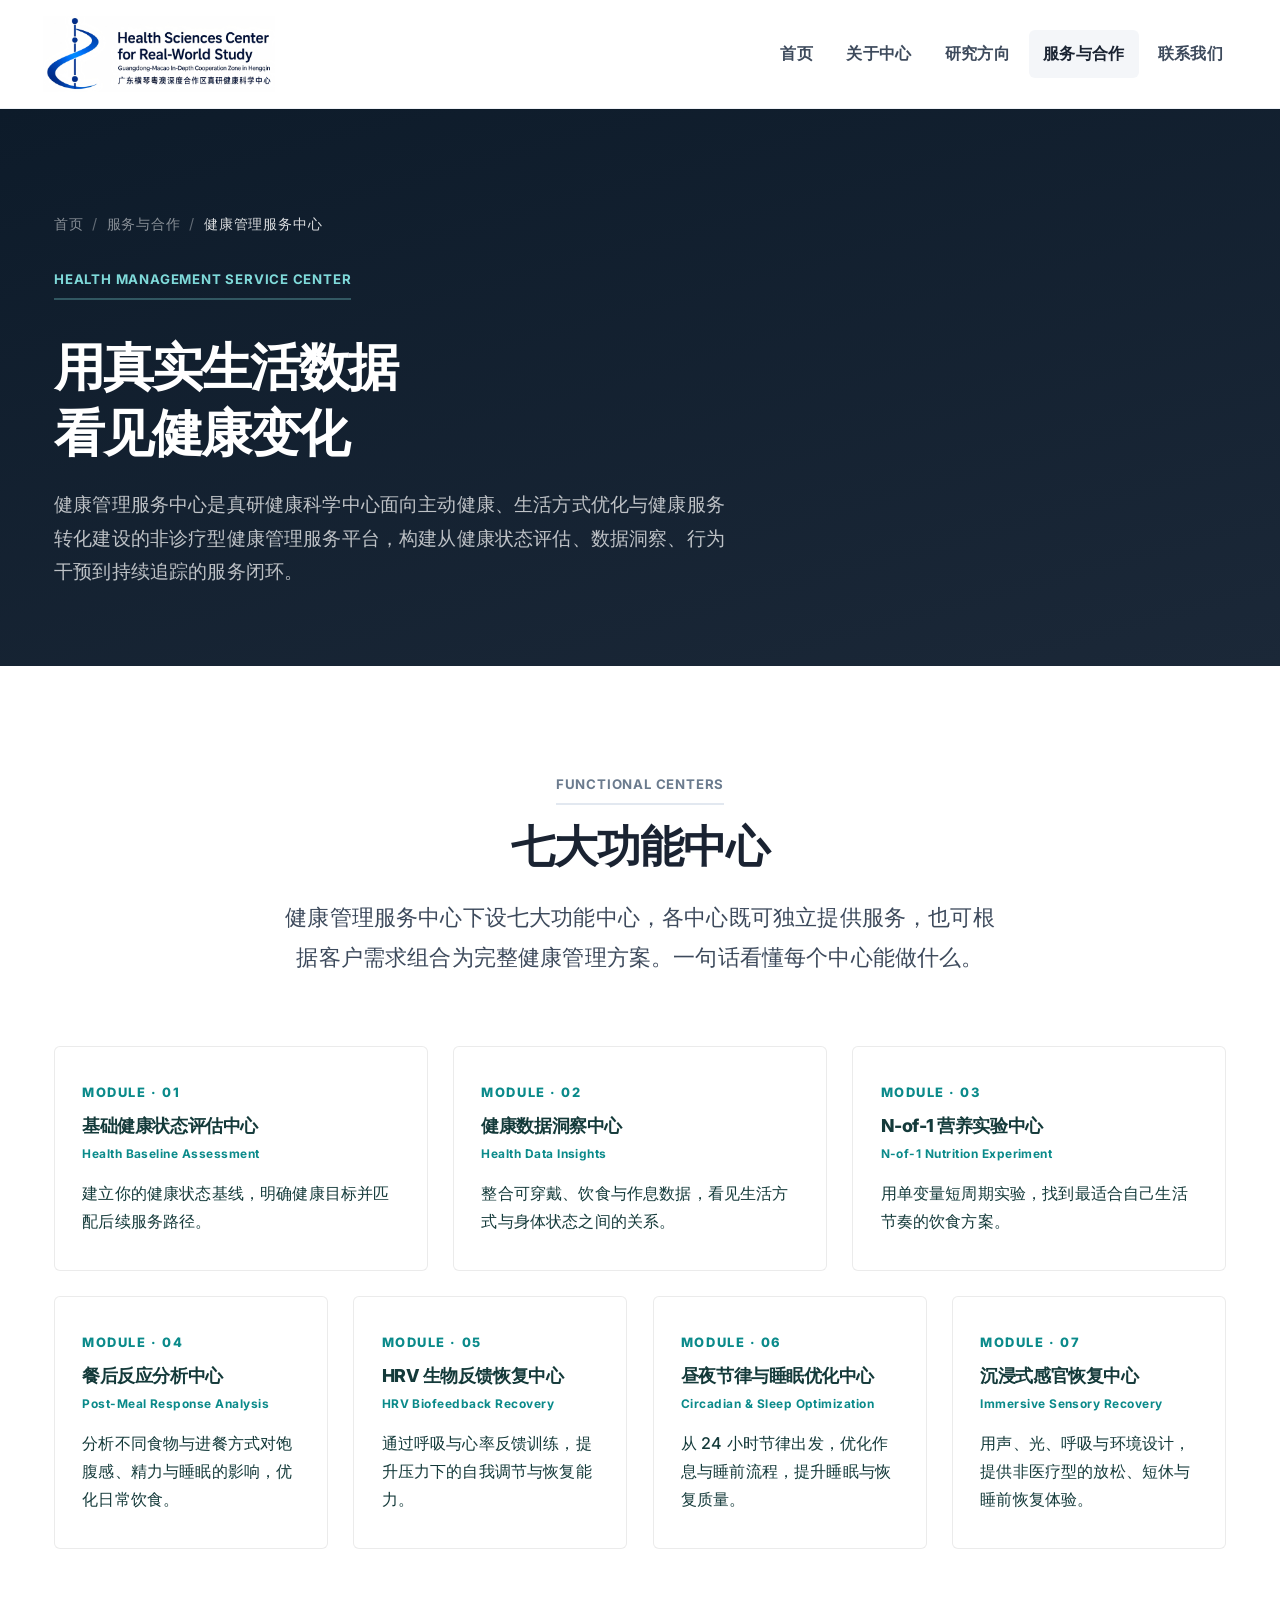
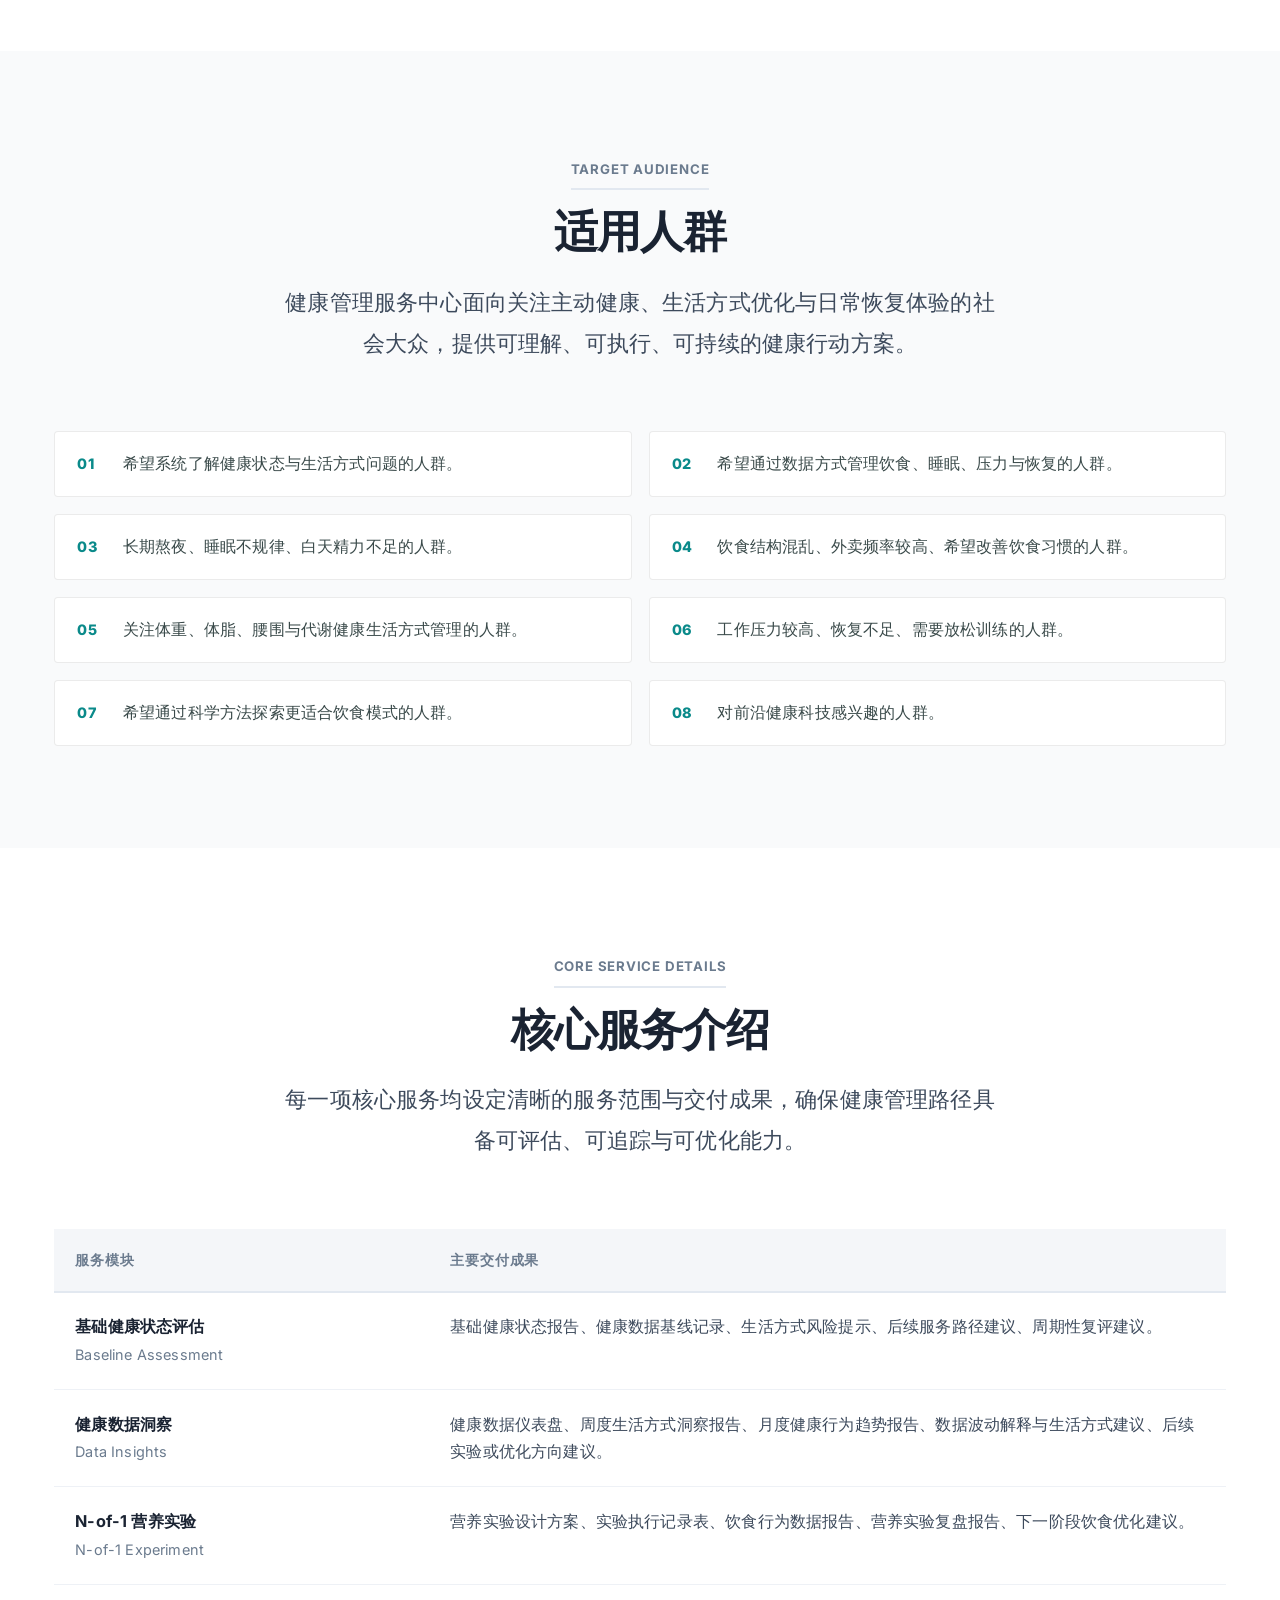
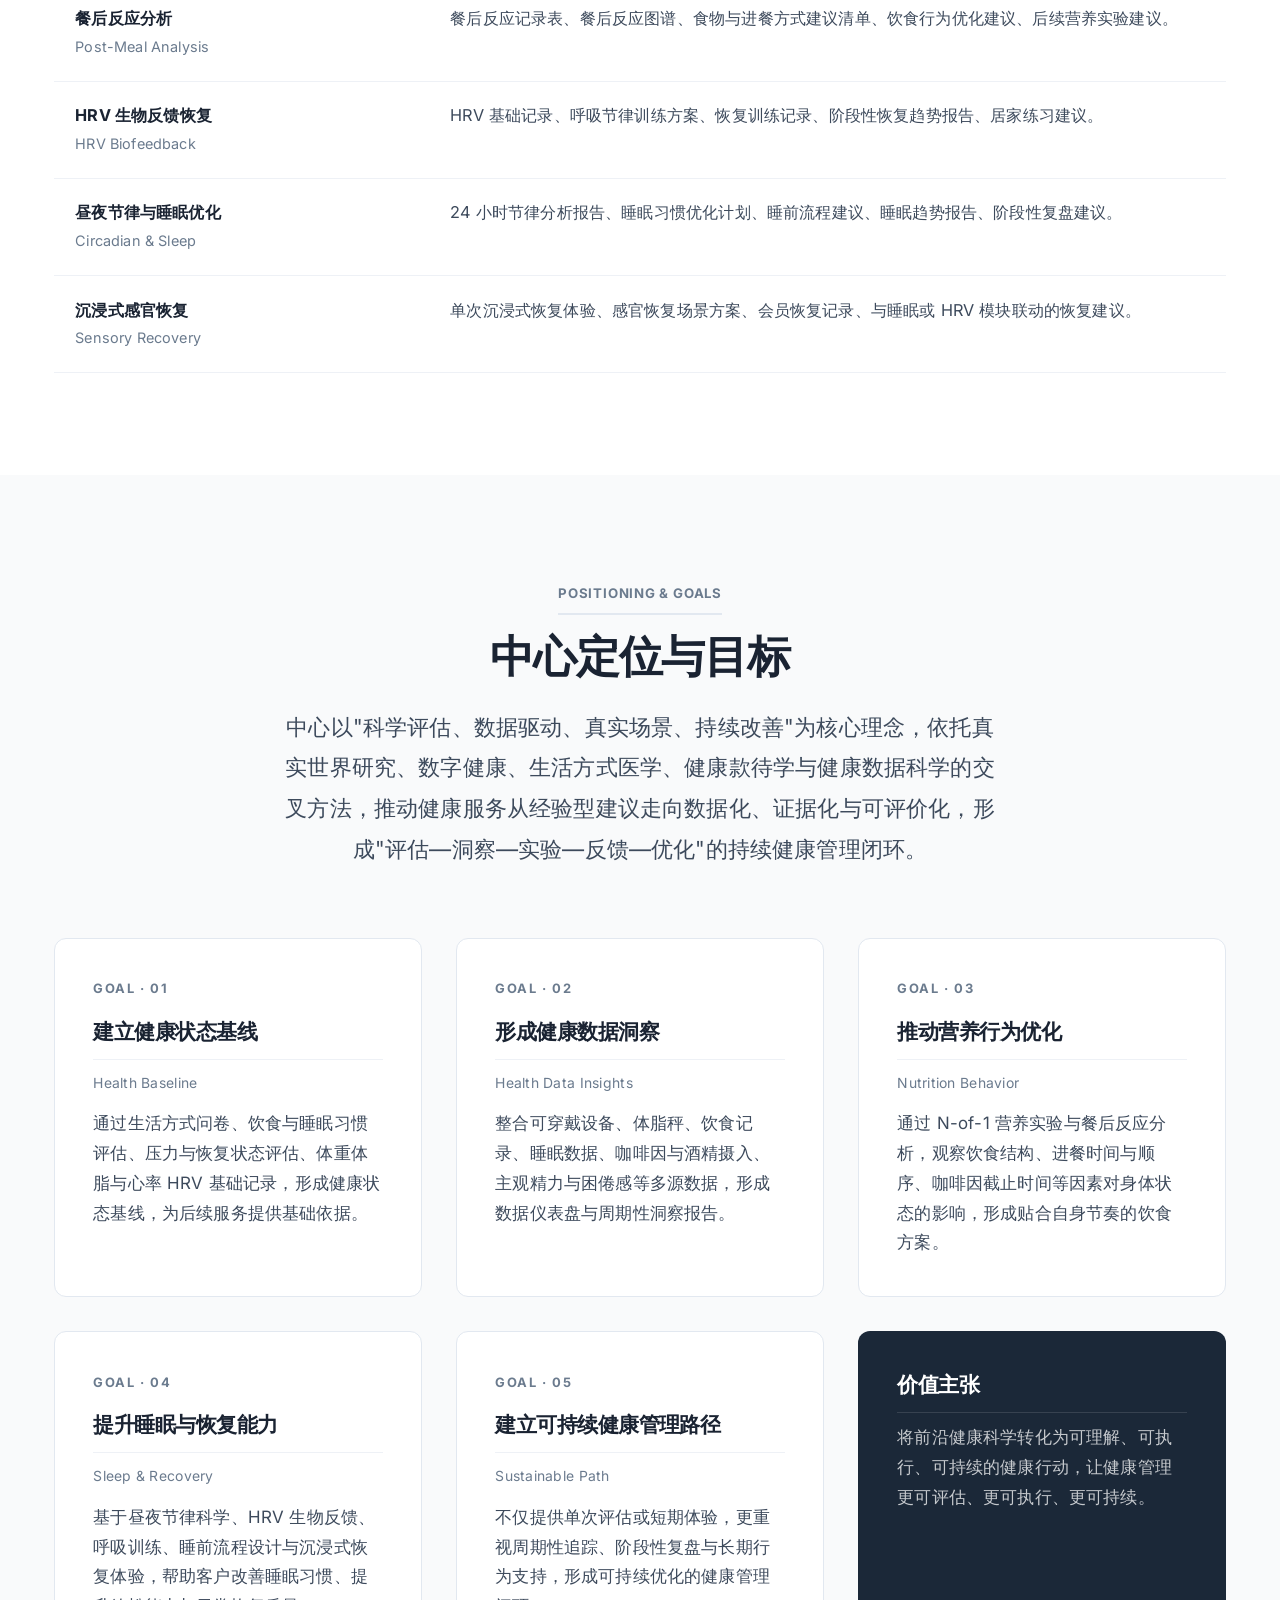
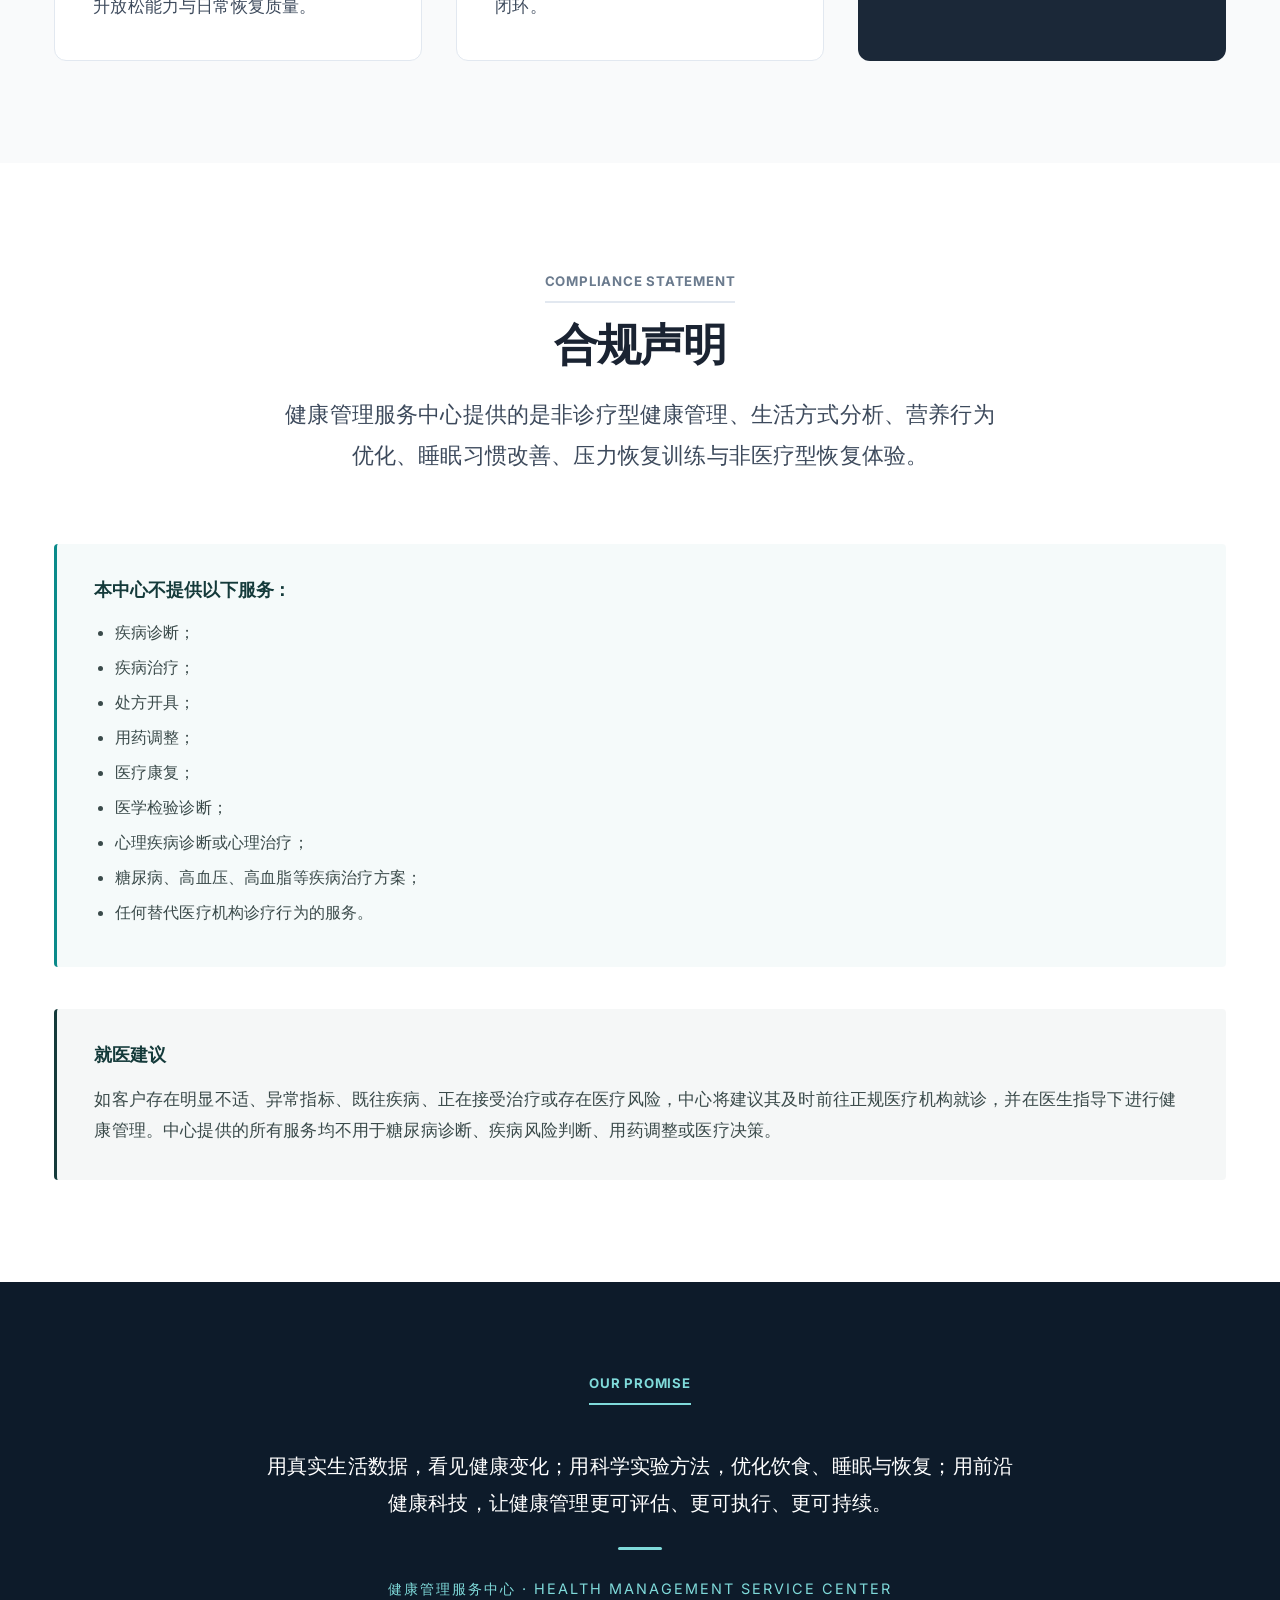
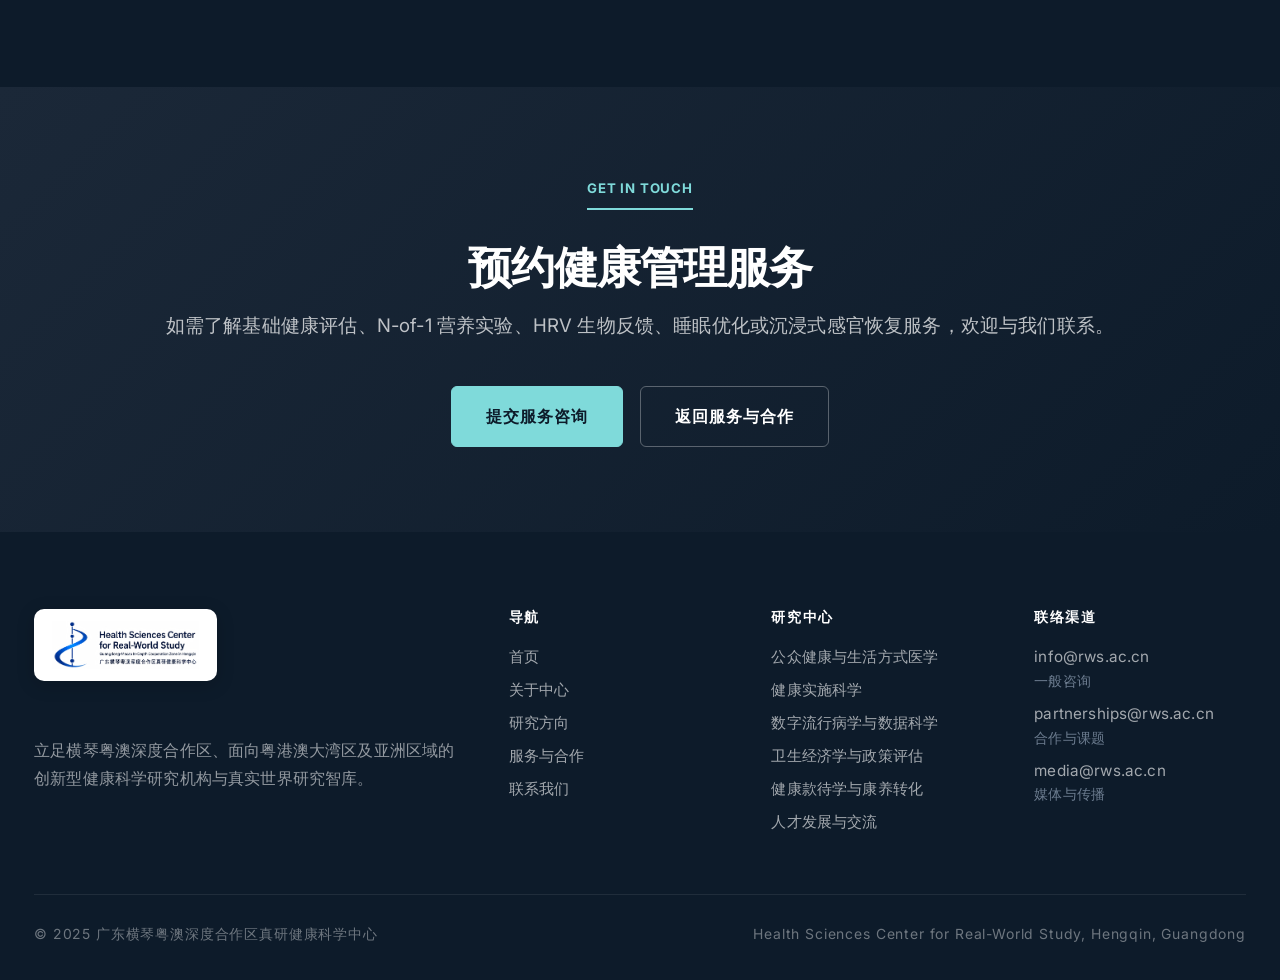
<file: health-management.html>
<!DOCTYPE html>
<html lang="zh-CN">
<head>
    <meta charset="UTF-8">
    <meta name="viewport" content="width=device-width, initial-scale=1.0">
    <title>健康管理服务中心 | 广东横琴粤澳深度合作区真研健康科学中心</title>
    <meta name="description" content="健康管理服务中心是真研健康科学中心面向主动健康、生活方式优化与健康服务转化建设的非诊疗型健康管理服务平台，提供基础健康评估、数据洞察、N-of-1 营养实验、餐后反应分析、HRV 生物反馈、昼夜节律优化与沉浸式感官恢复等服务。">
    <link rel="icon" href="img/logo-mark.png" type="image/png">

    <!-- Fonts: Latin / Numbers use Inter; Chinese uses 黑体 family -->
    <link rel="preconnect" href="https://fonts.googleapis.com">
    <link rel="preconnect" href="https://fonts.gstatic.com" crossorigin>
    <link href="https://fonts.googleapis.com/css2?family=Inter:wght@400;500;600;700;800;900&display=swap" rel="stylesheet">

    <link rel="stylesheet" href="styles.css">

    <!-- =====================================================
         Typography & Page Specific Styles
         CJK font is locked to Heiti (黑体) family
    ===================================================== -->
    <style>
        :root {
            --font-latin: "Inter", "Helvetica Neue", Arial, sans-serif;
            --font-cjk: "SimHei", "Heiti SC", "STHeiti", "Microsoft YaHei", "WenQuanYi Micro Hei", sans-serif;
            --font-main: "Inter", "Helvetica Neue", Arial, "SimHei", "Heiti SC", "STHeiti", "Microsoft YaHei", "WenQuanYi Micro Hei", sans-serif;
        }

        html,
        body {
            font-family: var(--font-main);
            font-feature-settings: "liga" 1, "kern" 1, "tnum" 0;
            -webkit-font-smoothing: antialiased;
            -moz-osx-font-smoothing: grayscale;
        }

        h1, h2, h3, h4, h5, h6,
        p, li, a, span, td, th, blockquote, button,
        .lead, .module-summary, .audience-tag p, .compliance-block,
        .section-head p, .page-header p {
            font-family: var(--font-main);
        }

        .eyebrow,
        .num,
        .en,
        .tag,
        .btn,
        .breadcrumb,
        .legal {
            font-family: var(--font-latin), var(--font-cjk);
            letter-spacing: .06em;
        }

        h1, h2, h3 {
            font-weight: 800;
            letter-spacing: -0.025em;
        }

        .site-header .nav-menu a {
            font-family: var(--font-main);
            font-weight: 800;
            letter-spacing: .02em;
        }

        .site-header .nav-menu a.is-active {
            font-weight: 900;
        }

        .site-header .nav-toggle {
            font-family: var(--font-main);
            font-weight: 800;
        }

        .page-header h1 {
            font-weight: 900;
            letter-spacing: -0.04em;
        }

        .lead {
            font-weight: 400;
            line-height: 1.85;
        }

        /* =====================================================
           Functional Modules — 3 + 4 symmetric grid
        ===================================================== */
        .modules-grid {
            display: grid;
            grid-template-columns: repeat(12, 1fr);
            gap: 1.5rem;
            margin-top: 2.5rem;
        }

        .modules-grid .module-card.row-top {
            grid-column: span 4;
        }

        .modules-grid .module-card.row-bottom {
            grid-column: span 3;
        }

        .module-card {
            background: #fff;
            border: 1px solid rgba(0, 0, 0, .08);
            border-radius: 6px;
            padding: 2rem 1.6rem;
            transition: transform .35s ease, box-shadow .35s ease, border-color .35s ease;
            position: relative;
            overflow: hidden;
            display: flex;
            flex-direction: column;
            height: 100%;
        }

        .module-card::after {
            content: '';
            position: absolute;
            left: 0;
            bottom: 0;
            width: 0;
            height: 2px;
            background: #0a8a8a;
            transition: width .4s ease;
        }

        .module-card:hover {
            transform: translateY(-5px);
            box-shadow: 0 18px 42px rgba(20, 58, 58, .1);
            border-color: rgba(10, 138, 138, .35);
        }

        .module-card:hover::after {
            width: 100%;
        }

        .module-card .num {
            color: #0a8a8a;
            font-weight: 800;
            font-size: .76rem;
            letter-spacing: .12em;
        }

        .module-card h3 {
            margin: .5rem 0 .25rem;
            font-size: 1.05rem;
            color: #143a3a;
            line-height: 1.45;
        }

        .module-card .en {
            display: block;
            font-size: .7rem;
            color: #0a8a8a;
            font-weight: 700;
            margin-bottom: .85rem;
            letter-spacing: .04em;
        }

        .module-card .module-summary {
            font-size: .95rem;
            line-height: 1.75;
            color: #143a3a;
            margin: 0;
            font-weight: 500;
        }

        @media (max-width: 1024px) {
            .modules-grid {
                grid-template-columns: repeat(6, 1fr);
            }

            .modules-grid .module-card.row-top {
                grid-column: span 2;
            }

            .modules-grid .module-card.row-bottom {
                grid-column: span 3;
            }

            .modules-grid .module-card.row-bottom:nth-last-child(-n+2) {
                grid-column: span 3;
            }
        }

        @media (max-width: 700px) {
            .modules-grid {
                grid-template-columns: 1fr;
            }

            .modules-grid .module-card.row-top,
            .modules-grid .module-card.row-bottom {
                grid-column: span 1;
            }
        }

        /* =====================================================
           Audience Tag Grid
        ===================================================== */
        .audience-grid {
            display: grid;
            grid-template-columns: repeat(2, 1fr);
            gap: 1rem;
            margin-top: 2rem;
        }

        .audience-tag {
            background: #fff;
            border: 1px solid rgba(0, 0, 0, .08);
            border-radius: 4px;
            padding: 1.1rem 1.3rem;
            display: flex;
            align-items: flex-start;
            gap: .9rem;
            transition: border-color .3s ease, transform .3s ease;
        }

        .audience-tag:hover {
            border-color: rgba(10, 138, 138, .4);
            transform: translateY(-2px);
        }

        .audience-tag .tag-num {
            font-family: var(--font-latin);
            font-weight: 800;
            font-size: .85rem;
            color: #0a8a8a;
            letter-spacing: .04em;
            min-width: 1.8rem;
        }

        .audience-tag p {
            margin: 0;
            font-size: .92rem;
            line-height: 1.7;
            color: #3a4a4a;
        }

        /* =====================================================
           Compliance Block
        ===================================================== */
        .compliance-block {
            background: rgba(10, 138, 138, .04);
            border-left: 3px solid #0a8a8a;
            padding: 2rem 2.2rem;
            border-radius: 4px;
            margin-top: 2.5rem;
        }

        .compliance-block h4 {
            margin: 0 0 1rem;
            color: #143a3a;
            font-size: 1.05rem;
            font-weight: 800;
        }

        .compliance-block p {
            line-height: 1.85;
            color: #3a4a4a;
            margin: 0 0 1rem;
        }

        .compliance-block p:last-child {
            margin-bottom: 0;
        }

        .compliance-block ul {
            margin: 0;
            padding-left: 1.2rem;
            color: #3a4a4a;
            line-height: 1.85;
        }

        .compliance-block ul li {
            margin-bottom: .3rem;
            font-size: .95rem;
        }

        @media (max-width: 700px) {
            .audience-grid {
                grid-template-columns: 1fr;
            }
        }
    </style>
</head>
<body>

<!-- =====================================================
     Header / Navigation
===================================================== -->
<header class="site-header">
    <div class="nav-container">
        <a href="index.html" class="brand">
            <img src="img/logo.png" alt="横琴真研健康科学中心" class="brand-logo">
        </a>

        <nav>
            <ul class="nav-menu">
                <li><a href="index.html">首页</a></li>
                <li><a href="about.html">关于中心</a></li>
                <li><a href="research.html">研究方向</a></li>
                <li><a href="services.html" class="is-active">服务与合作</a></li>
                <li><a href="contact.html">联系我们</a></li>
            </ul>
            <button class="nav-toggle" aria-label="菜单">菜单</button>
        </nav>
    </div>
</header>

<!-- =====================================================
     Page Header
===================================================== -->
<section class="page-header">
    <div class="container">
        <ul class="breadcrumb">
            <li><a href="index.html">首页</a></li>
            <li><a href="services.html">服务与合作</a></li>
            <li>健康管理服务中心</li>
        </ul>
        <span class="eyebrow">Health Management Service Center</span>
        <h1>用真实生活数据<br>看见健康变化</h1>
        <p>健康管理服务中心是真研健康科学中心面向主动健康、生活方式优化与健康服务转化建设的非诊疗型健康管理服务平台，构建从健康状态评估、数据洞察、行为干预到持续追踪的服务闭环。</p>
    </div>
</section>

<!-- =====================================================
     Section 1: Seven Functional Centers (3 + 4)
===================================================== -->
<section class="section">
    <div class="container">
        <div class="section-head">
            <span class="eyebrow">Functional Centers</span>
            <h2>七大功能中心</h2>
            <p class="lead">健康管理服务中心下设七大功能中心，各中心既可独立提供服务，也可根据客户需求组合为完整健康管理方案。一句话看懂每个中心能做什么。</p>
        </div>

        <div class="modules-grid">
            <!-- Row 1: 3 cards -->
            <article class="module-card row-top">
                <div class="num">MODULE · 01</div>
                <h3>基础健康状态评估中心</h3>
                <span class="en">Health Baseline Assessment</span>
                <p class="module-summary">建立你的健康状态基线，明确健康目标并匹配后续服务路径。</p>
            </article>

            <article class="module-card row-top">
                <div class="num">MODULE · 02</div>
                <h3>健康数据洞察中心</h3>
                <span class="en">Health Data Insights</span>
                <p class="module-summary">整合可穿戴、饮食与作息数据，看见生活方式与身体状态之间的关系。</p>
            </article>

            <article class="module-card row-top">
                <div class="num">MODULE · 03</div>
                <h3>N-of-1 营养实验中心</h3>
                <span class="en">N-of-1 Nutrition Experiment</span>
                <p class="module-summary">用单变量短周期实验，找到最适合自己生活节奏的饮食方案。</p>
            </article>

            <!-- Row 2: 4 cards -->
            <article class="module-card row-bottom">
                <div class="num">MODULE · 04</div>
                <h3>餐后反应分析中心</h3>
                <span class="en">Post-Meal Response Analysis</span>
                <p class="module-summary">分析不同食物与进餐方式对饱腹感、精力与睡眠的影响，优化日常饮食。</p>
            </article>

            <article class="module-card row-bottom">
                <div class="num">MODULE · 05</div>
                <h3>HRV 生物反馈恢复中心</h3>
                <span class="en">HRV Biofeedback Recovery</span>
                <p class="module-summary">通过呼吸与心率反馈训练，提升压力下的自我调节与恢复能力。</p>
            </article>

            <article class="module-card row-bottom">
                <div class="num">MODULE · 06</div>
                <h3>昼夜节律与睡眠优化中心</h3>
                <span class="en">Circadian & Sleep Optimization</span>
                <p class="module-summary">从 24 小时节律出发，优化作息与睡前流程，提升睡眠与恢复质量。</p>
            </article>

            <article class="module-card row-bottom">
                <div class="num">MODULE · 07</div>
                <h3>沉浸式感官恢复中心</h3>
                <span class="en">Immersive Sensory Recovery</span>
                <p class="module-summary">用声、光、呼吸与环境设计，提供非医疗型的放松、短休与睡前恢复体验。</p>
            </article>
        </div>
    </div>
</section>

<!-- =====================================================
     Section 2: Target Audience
===================================================== -->
<section class="section section--soft">
    <div class="container">
        <div class="section-head">
            <span class="eyebrow">Target Audience</span>
            <h2>适用人群</h2>
            <p class="lead">健康管理服务中心面向关注主动健康、生活方式优化与日常恢复体验的社会大众，提供可理解、可执行、可持续的健康行动方案。</p>
        </div>

        <div class="audience-grid">
            <div class="audience-tag">
                <span class="tag-num">01</span>
                <p>希望系统了解健康状态与生活方式问题的人群。</p>
            </div>
            <div class="audience-tag">
                <span class="tag-num">02</span>
                <p>希望通过数据方式管理饮食、睡眠、压力与恢复的人群。</p>
            </div>
            <div class="audience-tag">
                <span class="tag-num">03</span>
                <p>长期熬夜、睡眠不规律、白天精力不足的人群。</p>
            </div>
            <div class="audience-tag">
                <span class="tag-num">04</span>
                <p>饮食结构混乱、外卖频率较高、希望改善饮食习惯的人群。</p>
            </div>
            <div class="audience-tag">
                <span class="tag-num">05</span>
                <p>关注体重、体脂、腰围与代谢健康生活方式管理的人群。</p>
            </div>
            <div class="audience-tag">
                <span class="tag-num">06</span>
                <p>工作压力较高、恢复不足、需要放松训练的人群。</p>
            </div>
            <div class="audience-tag">
                <span class="tag-num">07</span>
                <p>希望通过科学方法探索更适合饮食模式的人群。</p>
            </div>
            <div class="audience-tag">
                <span class="tag-num">08</span>
                <p>对前沿健康科技感兴趣的人群。</p>
            </div>
        </div>
    </div>
</section>

<!-- =====================================================
     Section 3: Core Services Detail
===================================================== -->
<section class="section">
    <div class="container">
        <div class="section-head">
            <span class="eyebrow">Core Service Details</span>
            <h2>核心服务介绍</h2>
            <p class="lead">每一项核心服务均设定清晰的服务范围与交付成果，确保健康管理路径具备可评估、可追踪与可优化能力。</p>
        </div>

        <table class="table">
            <thead>
                <tr>
                    <th style="width:32%;">服务模块</th>
                    <th>主要交付成果</th>
                </tr>
            </thead>
            <tbody>
                <tr>
                    <td><strong>基础健康状态评估</strong><br><span class="text-muted" style="font-size:.85rem;">Baseline Assessment</span></td>
                    <td>基础健康状态报告、健康数据基线记录、生活方式风险提示、后续服务路径建议、周期性复评建议。</td>
                </tr>
                <tr>
                    <td><strong>健康数据洞察</strong><br><span class="text-muted" style="font-size:.85rem;">Data Insights</span></td>
                    <td>健康数据仪表盘、周度生活方式洞察报告、月度健康行为趋势报告、数据波动解释与生活方式建议、后续实验或优化方向建议。</td>
                </tr>
                <tr>
                    <td><strong>N-of-1 营养实验</strong><br><span class="text-muted" style="font-size:.85rem;">N-of-1 Experiment</span></td>
                    <td>营养实验设计方案、实验执行记录表、饮食行为数据报告、营养实验复盘报告、下一阶段饮食优化建议。</td>
                </tr>
                <tr>
                    <td><strong>餐后反应分析</strong><br><span class="text-muted" style="font-size:.85rem;">Post-Meal Analysis</span></td>
                    <td>餐后反应记录表、餐后反应图谱、食物与进餐方式建议清单、饮食行为优化建议、后续营养实验建议。</td>
                </tr>
                <tr>
                    <td><strong>HRV 生物反馈恢复</strong><br><span class="text-muted" style="font-size:.85rem;">HRV Biofeedback</span></td>
                    <td>HRV 基础记录、呼吸节律训练方案、恢复训练记录、阶段性恢复趋势报告、居家练习建议。</td>
                </tr>
                <tr>
                    <td><strong>昼夜节律与睡眠优化</strong><br><span class="text-muted" style="font-size:.85rem;">Circadian & Sleep</span></td>
                    <td>24 小时节律分析报告、睡眠习惯优化计划、睡前流程建议、睡眠趋势报告、阶段性复盘建议。</td>
                </tr>
                <tr>
                    <td><strong>沉浸式感官恢复</strong><br><span class="text-muted" style="font-size:.85rem;">Sensory Recovery</span></td>
                    <td>单次沉浸式恢复体验、感官恢复场景方案、会员恢复记录、与睡眠或 HRV 模块联动的恢复建议。</td>
                </tr>
            </tbody>
        </table>
    </div>
</section>

<!-- =====================================================
     Section 4: Positioning & Goals (Combined)
===================================================== -->
<section class="section section--soft">
    <div class="container">
        <div class="section-head">
            <span class="eyebrow">Positioning & Goals</span>
            <h2>中心定位与目标</h2>
            <p class="lead">中心以"科学评估、数据驱动、真实场景、持续改善"为核心理念，依托真实世界研究、数字健康、生活方式医学、健康款待学与健康数据科学的交叉方法，推动健康服务从经验型建议走向数据化、证据化与可评价化，形成"评估—洞察—实验—反馈—优化"的持续健康管理闭环。</p>
        </div>

        <div class="grid grid--3">
            <article class="card">
                <div class="num">GOAL · 01</div>
                <h3>建立健康状态基线</h3>
                <span class="en">Health Baseline</span>
                <p>通过生活方式问卷、饮食与睡眠习惯评估、压力与恢复状态评估、体重体脂与心率 HRV 基础记录，形成健康状态基线，为后续服务提供基础依据。</p>
            </article>

            <article class="card">
                <div class="num">GOAL · 02</div>
                <h3>形成健康数据洞察</h3>
                <span class="en">Health Data Insights</span>
                <p>整合可穿戴设备、体脂秤、饮食记录、睡眠数据、咖啡因与酒精摄入、主观精力与困倦感等多源数据，形成数据仪表盘与周期性洞察报告。</p>
            </article>

            <article class="card">
                <div class="num">GOAL · 03</div>
                <h3>推动营养行为优化</h3>
                <span class="en">Nutrition Behavior</span>
                <p>通过 N-of-1 营养实验与餐后反应分析，观察饮食结构、进餐时间与顺序、咖啡因截止时间等因素对身体状态的影响，形成贴合自身节奏的饮食方案。</p>
            </article>

            <article class="card">
                <div class="num">GOAL · 04</div>
                <h3>提升睡眠与恢复能力</h3>
                <span class="en">Sleep & Recovery</span>
                <p>基于昼夜节律科学、HRV 生物反馈、呼吸训练、睡前流程设计与沉浸式恢复体验，帮助客户改善睡眠习惯、提升放松能力与日常恢复质量。</p>
            </article>

            <article class="card">
                <div class="num">GOAL · 05</div>
                <h3>建立可持续健康管理路径</h3>
                <span class="en">Sustainable Path</span>
                <p>不仅提供单次评估或短期体验，更重视周期性追踪、阶段性复盘与长期行为支持，形成可持续优化的健康管理闭环。</p>
            </article>

            <article class="card feature-card">
                <h3>价值主张</h3>
                <p>将前沿健康科学转化为可理解、可执行、可持续的健康行动，让健康管理更可评估、更可执行、更可持续。</p>
            </article>
        </div>
    </div>
</section>

<!-- =====================================================
     Section 5: Compliance
===================================================== -->
<section class="section">
    <div class="container">
        <div class="section-head">
            <span class="eyebrow">Compliance Statement</span>
            <h2>合规声明</h2>
            <p class="lead">健康管理服务中心提供的是非诊疗型健康管理、生活方式分析、营养行为优化、睡眠习惯改善、压力恢复训练与非医疗型恢复体验。</p>
        </div>

        <div class="compliance-block">
            <h4>本中心不提供以下服务：</h4>
            <ul>
                <li>疾病诊断；</li>
                <li>疾病治疗；</li>
                <li>处方开具；</li>
                <li>用药调整；</li>
                <li>医疗康复；</li>
                <li>医学检验诊断；</li>
                <li>心理疾病诊断或心理治疗；</li>
                <li>糖尿病、高血压、高血脂等疾病治疗方案；</li>
                <li>任何替代医疗机构诊疗行为的服务。</li>
            </ul>
        </div>

        <div class="compliance-block" style="background:rgba(20, 58, 58, .04); border-left-color:#143a3a;">
            <h4>就医建议</h4>
            <p>如客户存在明显不适、异常指标、既往疾病、正在接受治疗或存在医疗风险，中心将建议其及时前往正规医疗机构就诊，并在医生指导下进行健康管理。中心提供的所有服务均不用于糖尿病诊断、疾病风险判断、用药调整或医疗决策。</p>
        </div>
    </div>
</section>

<!-- =====================================================
     Closing Quote
===================================================== -->
<section class="section section--ink" style="padding-top:5rem; padding-bottom:5rem;">
    <div class="container container--narrow text-center">
        <span class="eyebrow" style="color:#7fdada; border-color:#7fdada;">Our Promise</span>
        <blockquote style="border:none; font-style:normal; padding:0; margin:1.5rem 0; color:#fff; text-align:center;">
            用真实生活数据，看见健康变化；用科学实验方法，优化饮食、睡眠与恢复；用前沿健康科技，让健康管理更可评估、更可执行、更可持续。
        </blockquote>
        <div class="divider divider--center" style="background:#7fdada;"></div>
        <p style="color:#7fdada; font-size:.85rem; letter-spacing:.14em; text-transform:uppercase; margin-top:1.5rem;">
            健康管理服务中心 · Health Management Service Center
        </p>
    </div>
</section>

<!-- =====================================================
     CTA
===================================================== -->
<section class="cta">
    <div class="container">
        <span class="eyebrow" style="color:#7fdada; border-color:#7fdada;">Get In Touch</span>
        <h2>预约健康管理服务</h2>
        <p>如需了解基础健康评估、N-of-1 营养实验、HRV 生物反馈、睡眠优化或沉浸式感官恢复服务，欢迎与我们联系。</p>
        <div class="hero-actions" style="justify-content:center;">
            <a href="mailto:info@rws.ac.cn" class="btn btn-primary">提交服务咨询</a>
            <a href="services.html" class="btn btn-ghost">返回服务与合作</a>
        </div>
    </div>
</section>

<!-- =====================================================
     Footer
===================================================== -->
<footer class="site-footer">
    <div class="footer-grid">
        <div class="footer-brand">
            <div class="brand brand--footer">
                <img src="img/logo.png" alt="横琴真研健康科学中心" class="brand-logo">
            </div>
            <p>立足横琴粤澳深度合作区、面向粤港澳大湾区及亚洲区域的创新型健康科学研究机构与真实世界研究智库。</p>
        </div>

        <div>
            <h5>导航</h5>
            <ul>
                <li><a href="index.html">首页</a></li>
                <li><a href="about.html">关于中心</a></li>
                <li><a href="research.html">研究方向</a></li>
                <li><a href="services.html">服务与合作</a></li>
                <li><a href="contact.html">联系我们</a></li>
            </ul>
        </div>

        <div>
            <h5>研究中心</h5>
            <ul>
                <li><a href="research.html#center-1">公众健康与生活方式医学</a></li>
                <li><a href="research.html#center-2">健康实施科学</a></li>
                <li><a href="research.html#center-3">数字流行病学与数据科学</a></li>
                <li><a href="research.html#center-4">卫生经济学与政策评估</a></li>
                <li><a href="research.html#center-5">健康款待学与康养转化</a></li>
                <li><a href="research.html#center-6">人才发展与交流</a></li>
            </ul>
        </div>

        <div>
            <h5>联络渠道</h5>
            <ul>
                <li>
                    <a href="mailto:info@rws.ac.cn">info@rws.ac.cn</a><br>
                    <span style="color:var(--text-soft); font-size:.8rem;">一般咨询</span>
                </li>
                <li style="margin-top:.5rem;">
                    <a href="mailto:partnerships@rws.ac.cn">partnerships@rws.ac.cn</a><br>
                    <span style="color:var(--text-soft); font-size:.8rem;">合作与课题</span>
                </li>
                <li style="margin-top:.5rem;">
                    <a href="mailto:media@rws.ac.cn">media@rws.ac.cn</a><br>
                    <span style="color:var(--text-soft); font-size:.8rem;">媒体与传播</span>
                </li>
            </ul>
        </div>
    </div>

    <div class="legal">
        <span>© 2025 广东横琴粤澳深度合作区真研健康科学中心</span>
        <span>Health Sciences Center for Real-World Study, Hengqin, Guangdong</span>
    </div>
</footer>

<!-- =====================================================
     Minimal interactivity
===================================================== -->
<script>
    const toggle = document.querySelector('.nav-toggle');
    const menu   = document.querySelector('.nav-menu');

    if (toggle && menu) {
        toggle.addEventListener('click', () => menu.classList.toggle('is-open'));
    }

    const io = new IntersectionObserver((entries) => {
        entries.forEach(e => {
            if (e.isIntersecting) {
                e.target.classList.add('is-in');
            }
        });
    }, { threshold: 0.12 });

    document.querySelectorAll('.section, .card, .center-card, .module-card, .audience-tag').forEach(el => {
        el.classList.add('reveal');
        io.observe(el);
    });
</script>

</body>
</html>
</file>
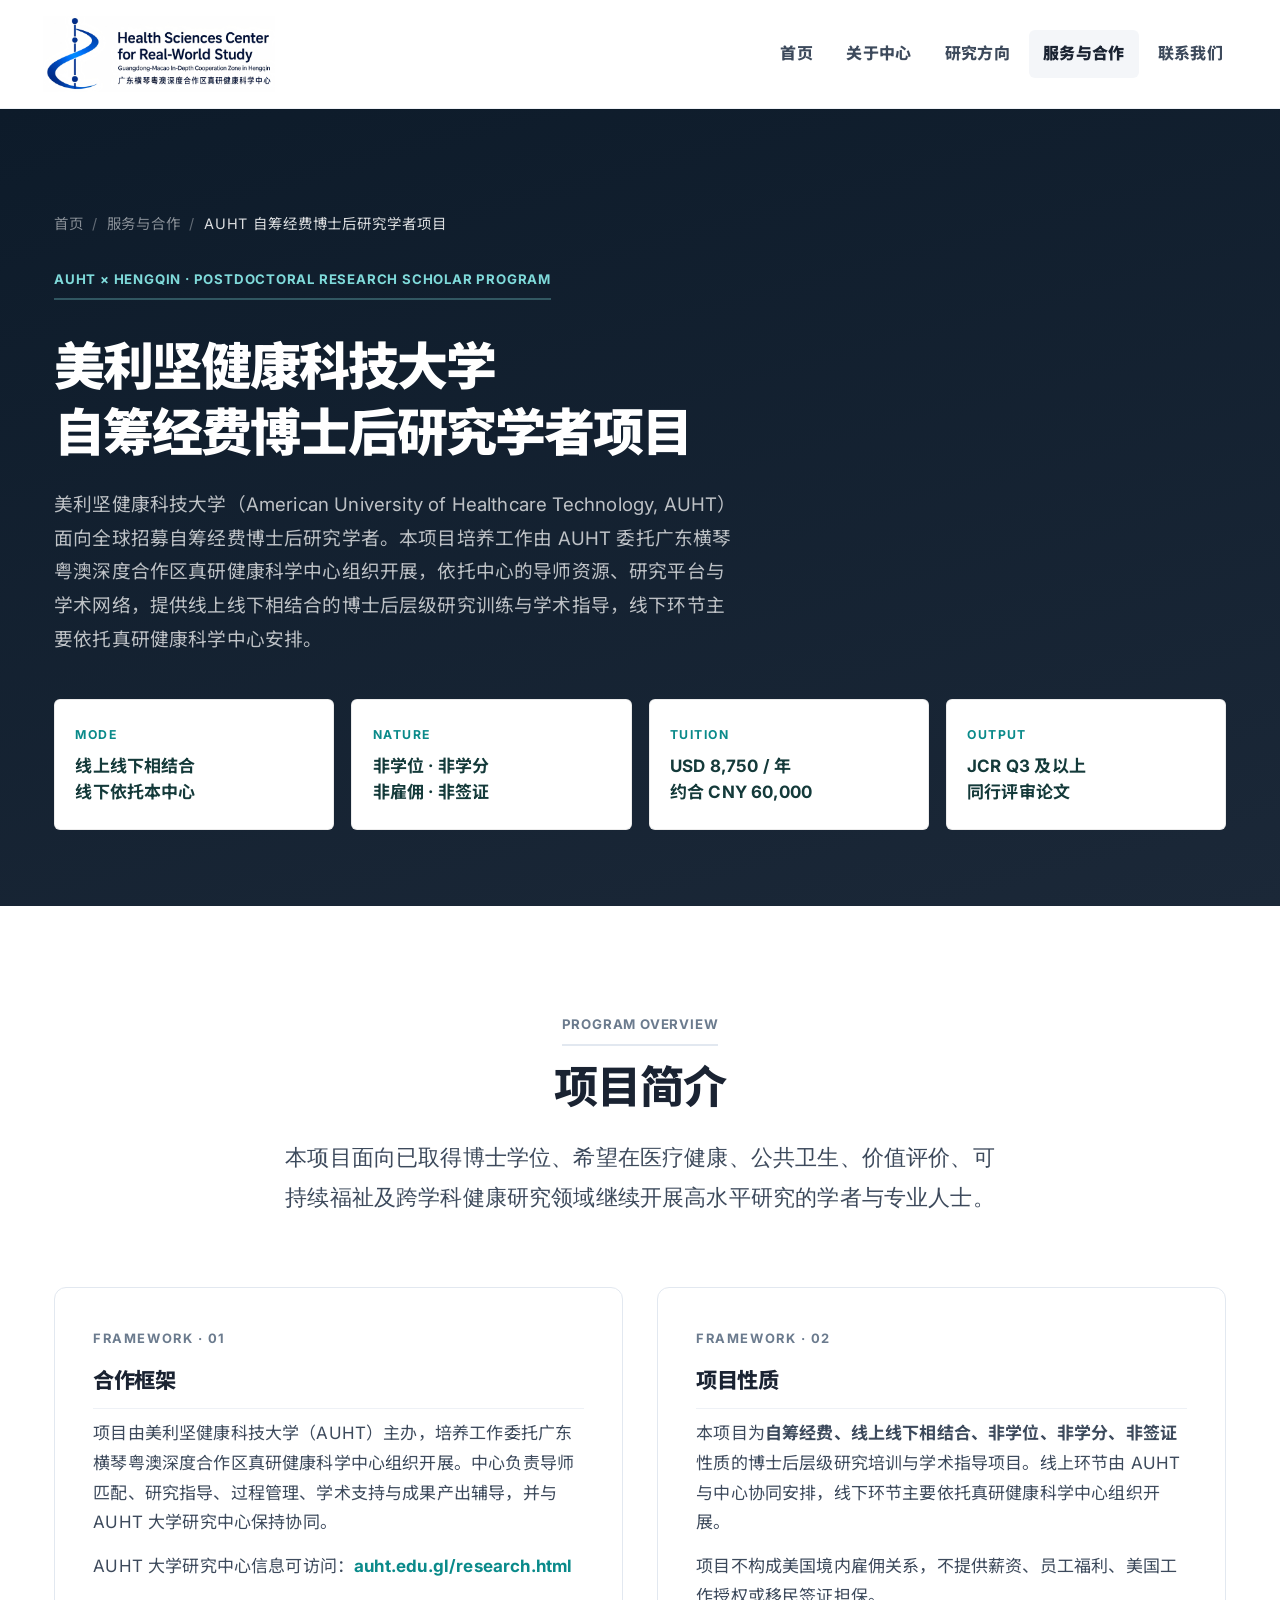
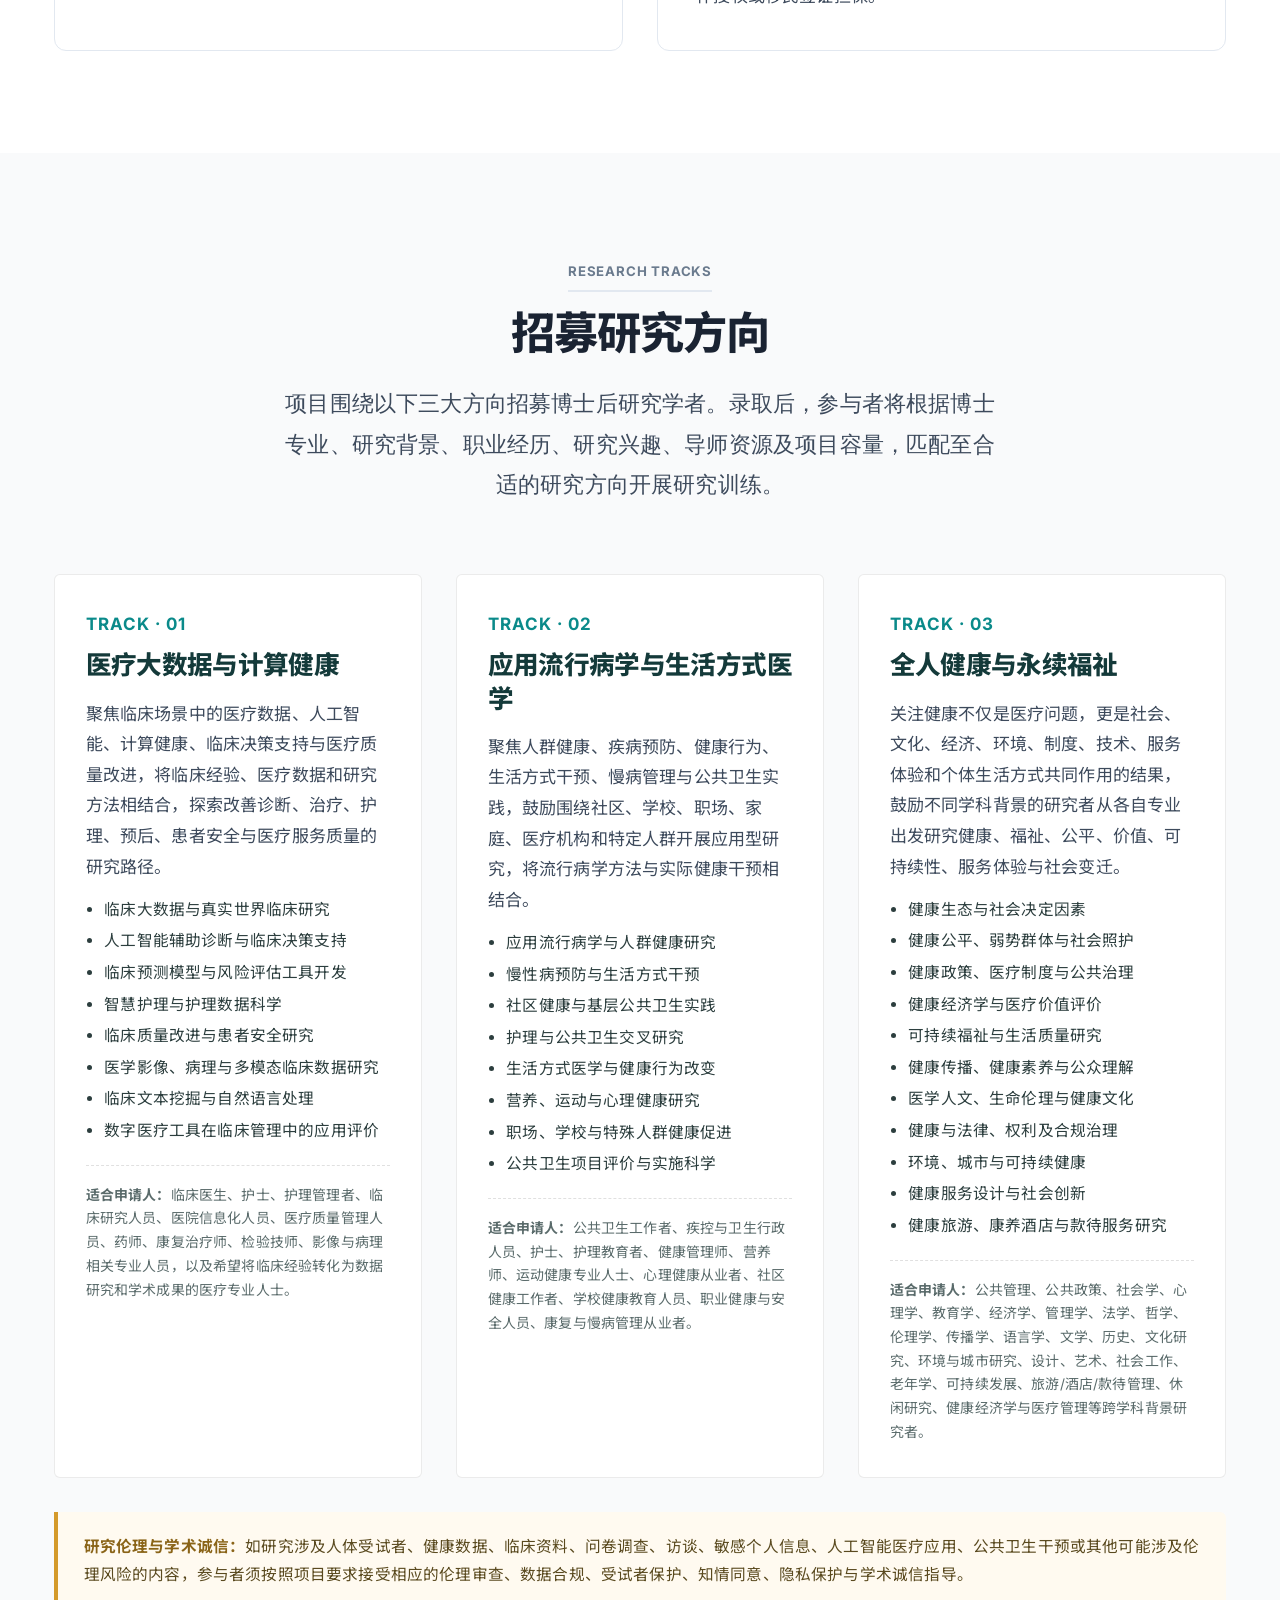
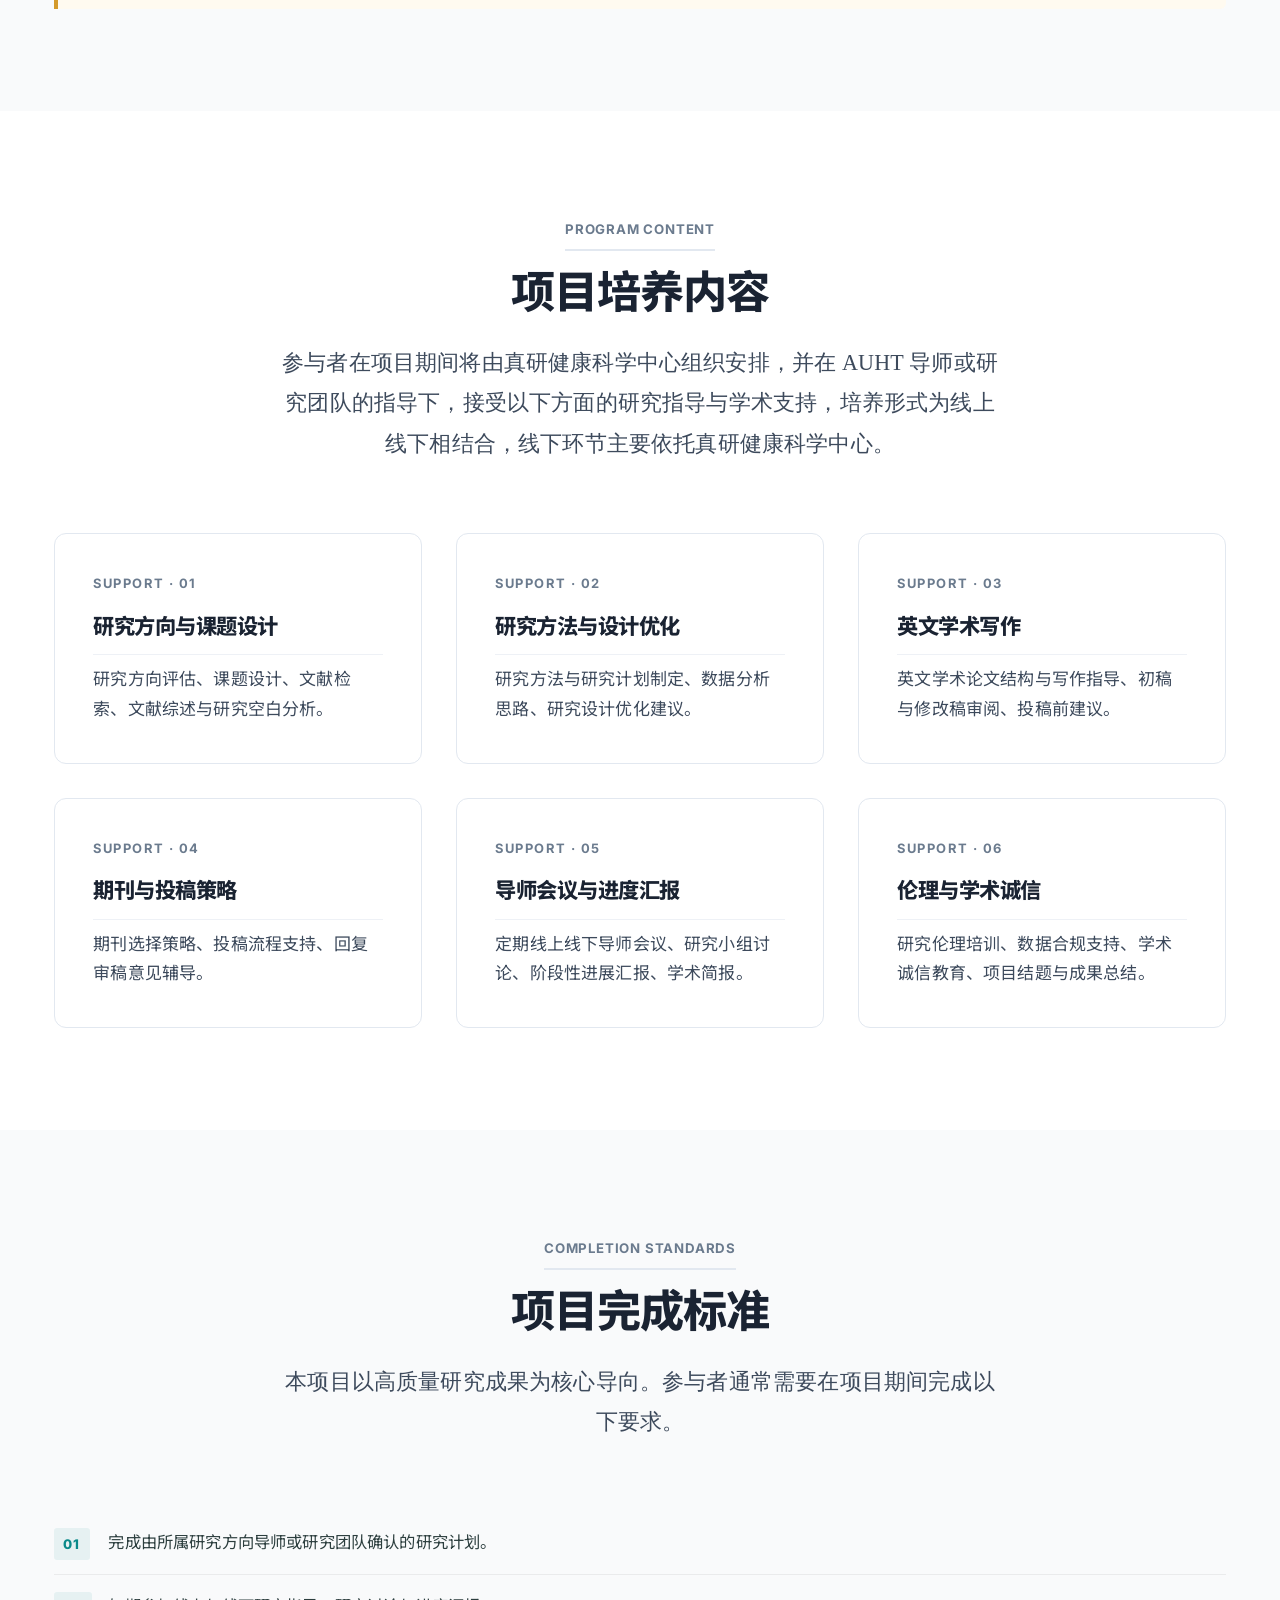
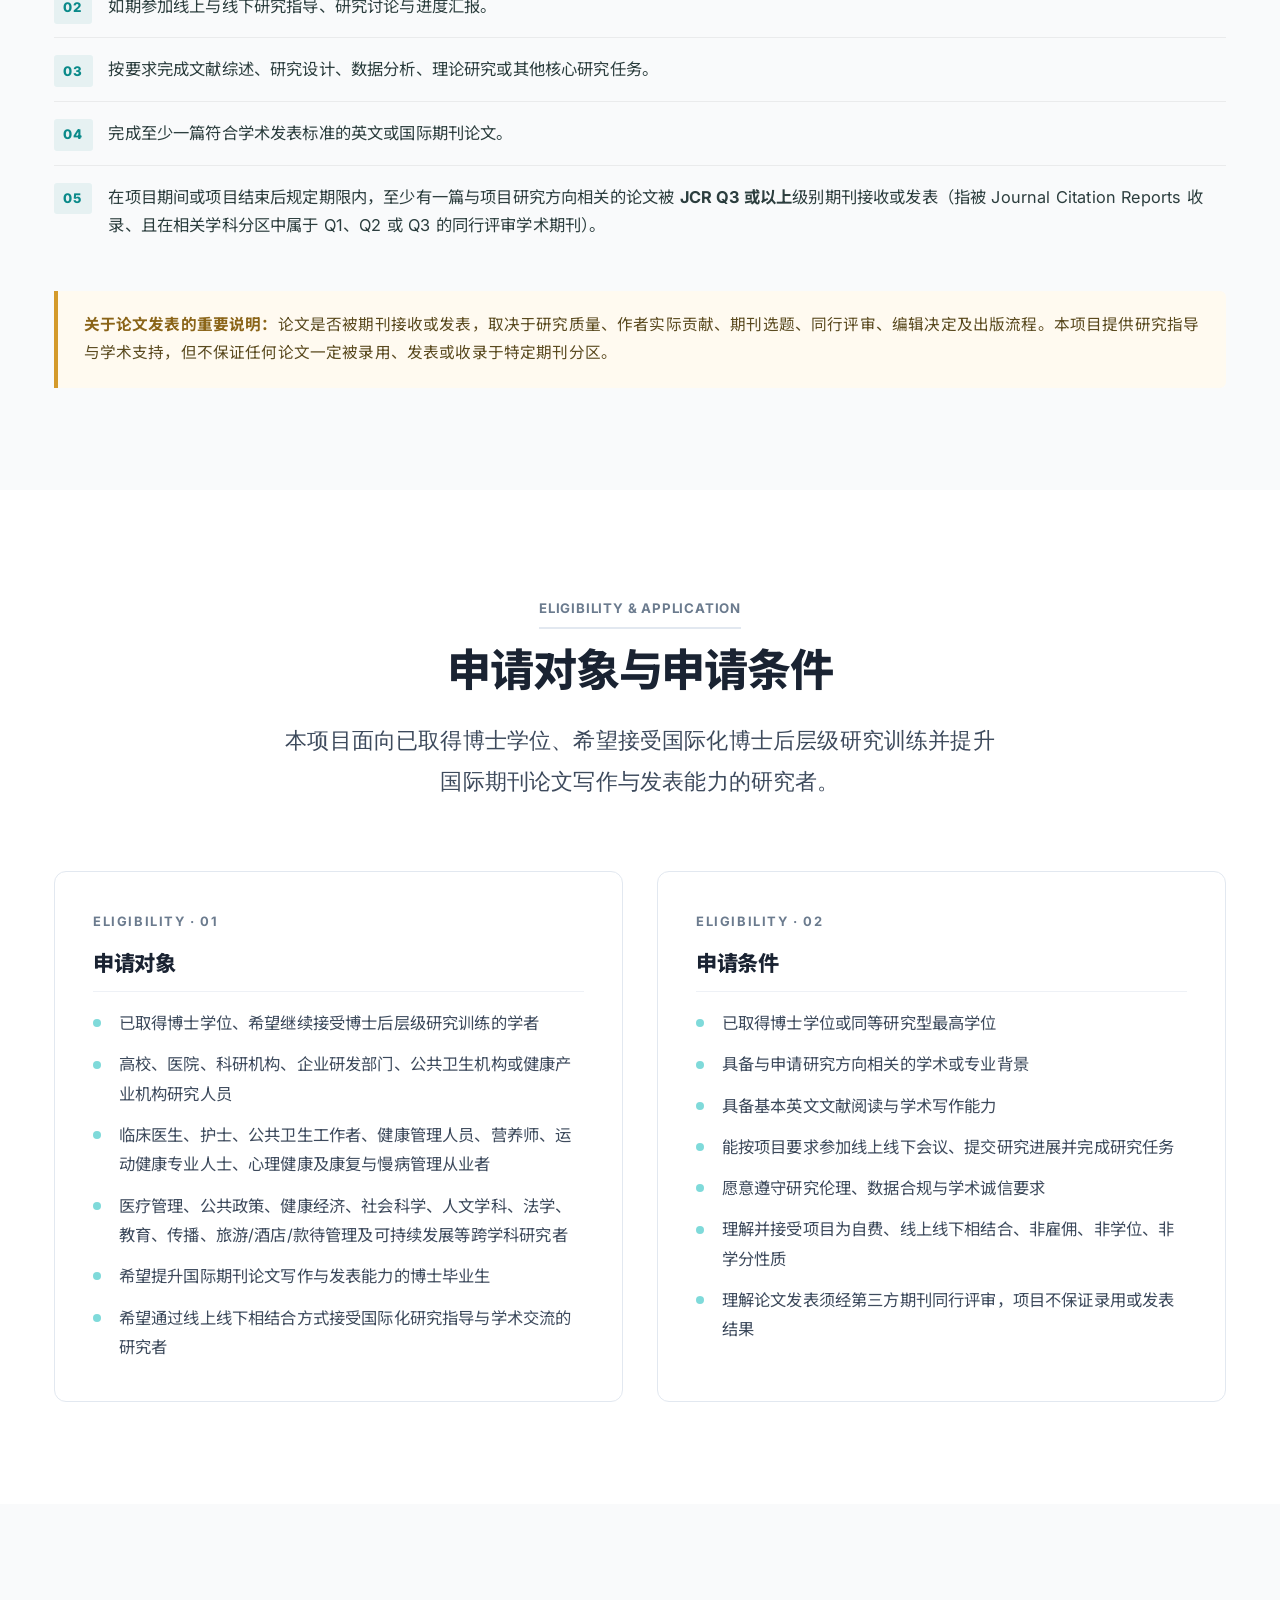
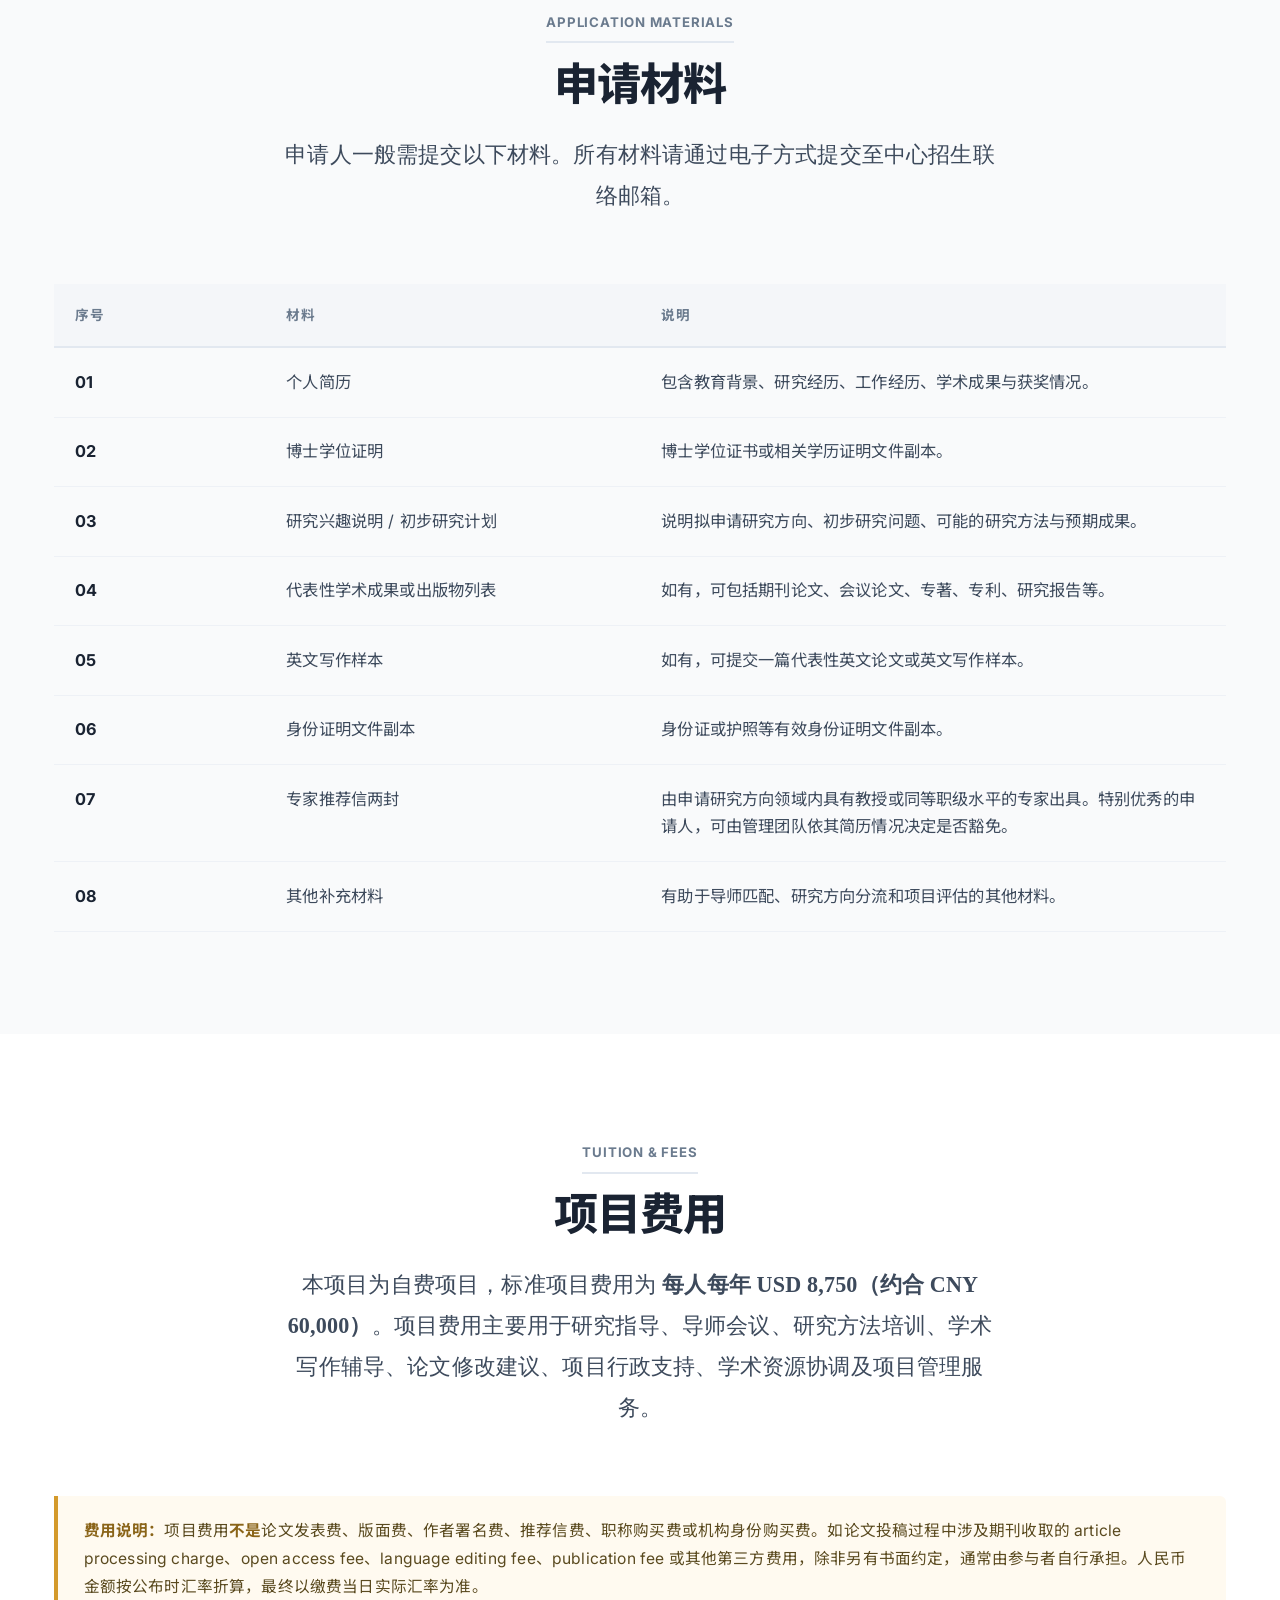
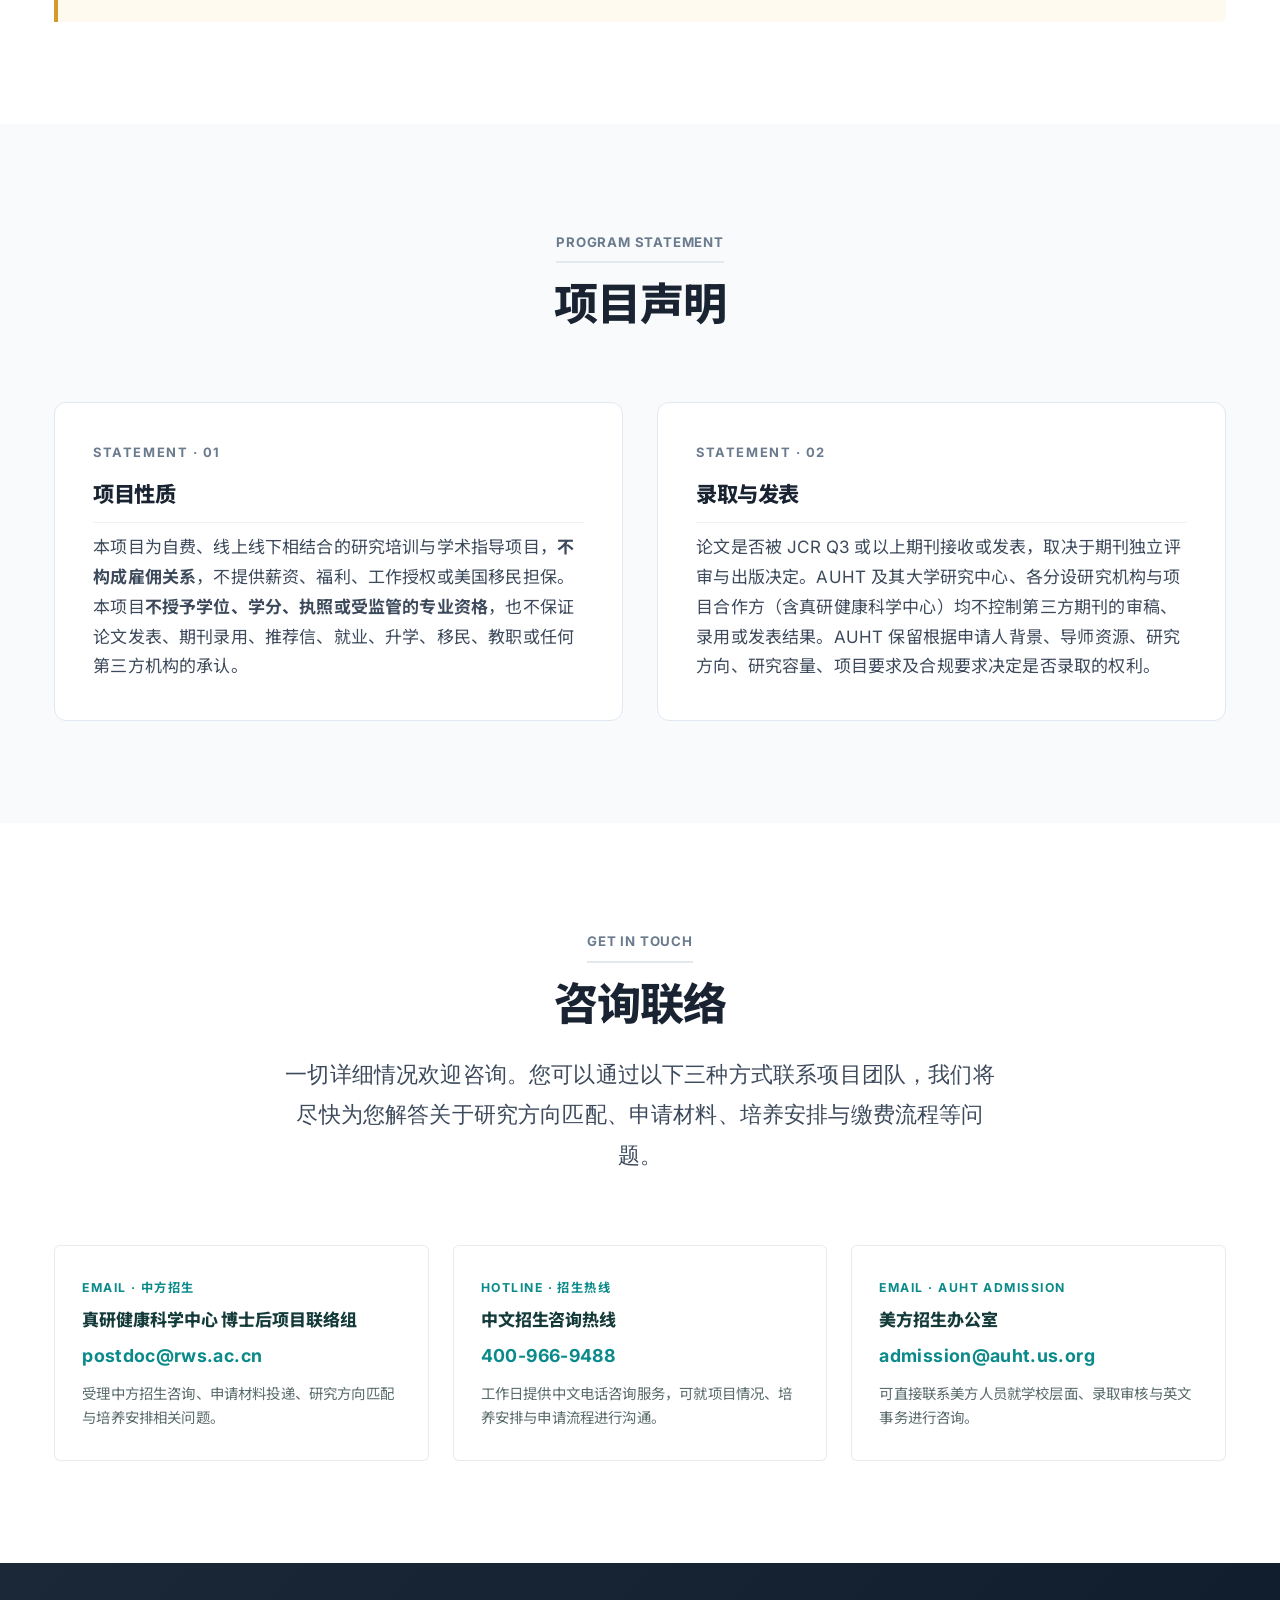
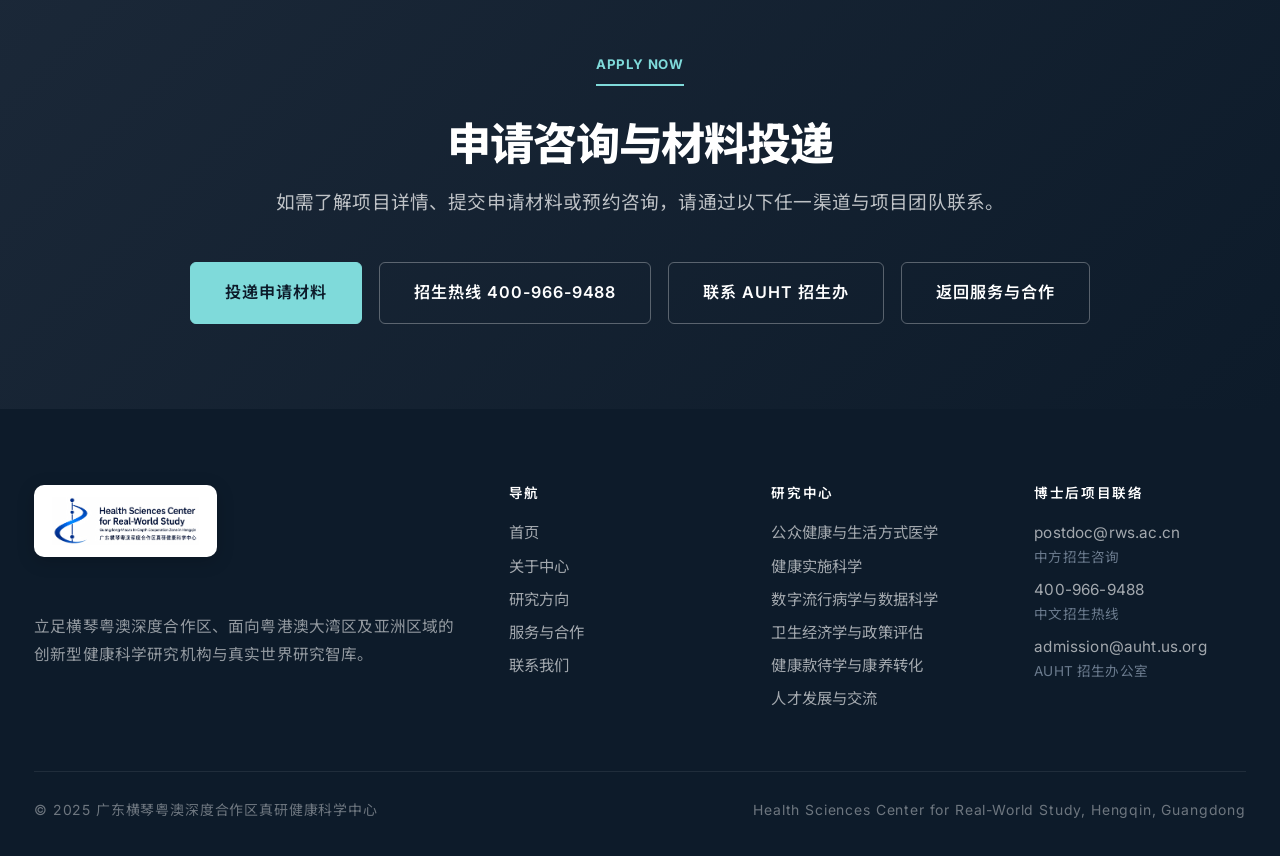
<file: postdoc-auht.html>
<!DOCTYPE html>
<html lang="zh-CN">
<head>
    <meta charset="UTF-8">
    <meta name="viewport" content="width=device-width, initial-scale=1.0">
    <title>美利坚健康科技大学自筹经费博士后研究学者项目 | 广东横琴粤澳深度合作区真研健康科学中心</title>
    <meta name="description" content="美利坚健康科技大学(AUHT)与广东横琴粤澳深度合作区真研健康科学中心联合开展的自筹经费、线上线下相结合的博士后研究学者项目招生简章。">
    <link rel="icon" href="img/logo-mark.png" type="image/png">

    <!-- Fonts -->
    <link rel="preconnect" href="https://fonts.googleapis.com">
    <link rel="preconnect" href="https://fonts.gstatic.com" crossorigin>
    <link href="https://fonts.googleapis.com/css2?family=Inter:wght@400;500;600;700;800;900&family=Noto+Sans+SC:wght@400;500;700;900&display=swap" rel="stylesheet">

    <link rel="stylesheet" href="styles.css">

    <!-- =====================================================
         Typography & Program-Page-Specific Styles
    ===================================================== -->
    <style>
        :root {
            --font-latin: "Inter", "Helvetica Neue", Arial, sans-serif;
            --font-cjk: "SimHei", "Heiti SC", "Microsoft YaHei", "PingFang SC", "Noto Sans SC", sans-serif;
            --font-main: "Inter", "Helvetica Neue", Arial, "SimHei", "Heiti SC", "Microsoft YaHei", "PingFang SC", "Noto Sans SC", sans-serif;
        }

        html,
        body {
            font-family: var(--font-main);
            font-feature-settings: "liga" 1, "kern" 1, "tnum" 0;
            -webkit-font-smoothing: antialiased;
            -moz-osx-font-smoothing: grayscale;
        }

        h1, h2, h3, h4, h5, h6,
        p, li, a, span, td, th, blockquote, button {
            font-family: var(--font-main);
        }

        .eyebrow,
        .num,
        .en,
        .tag,
        .btn,
        .breadcrumb,
        .legal {
            font-family: var(--font-latin), var(--font-cjk);
            letter-spacing: .06em;
        }

        h1, h2, h3 {
            font-weight: 800;
            letter-spacing: -0.025em;
        }

        .site-header .nav-menu a {
            font-family: var(--font-main);
            font-weight: 800;
            letter-spacing: .02em;
        }

        .site-header .nav-menu a.is-active {
            font-weight: 900;
        }

        .site-header .nav-toggle {
            font-family: var(--font-main);
            font-weight: 800;
        }

        .page-header h1 {
            font-weight: 900;
            letter-spacing: -0.04em;
        }

        .lead {
            font-weight: 400;
            line-height: 1.85;
        }

        /* ===== Program-specific elements ===== */
        .program-meta {
            display: grid;
            grid-template-columns: repeat(4, 1fr);
            gap: 1rem;
            margin-top: 2.5rem;
        }

        .program-meta .meta-item {
            background: #fff;
            border: 1px solid rgba(0, 0, 0, .08);
            border-radius: 6px;
            padding: 1.4rem 1.2rem;
            text-align: left;
        }

        .program-meta .meta-label {
            font-size: .72rem;
            letter-spacing: .12em;
            text-transform: uppercase;
            color: #0a8a8a;
            font-weight: 700;
            margin-bottom: .5rem;
        }

        .program-meta .meta-value {
            font-size: 1rem;
            font-weight: 700;
            color: #143a3a;
            line-height: 1.5;
        }

        .track-card {
            background: #fff;
            border: 1px solid rgba(0, 0, 0, .08);
            border-radius: 6px;
            padding: 2rem 1.8rem;
            transition: transform .35s ease, box-shadow .35s ease, border-color .35s ease;
            position: relative;
            overflow: hidden;
        }

        .track-card::after {
            content: '';
            position: absolute;
            left: 0;
            bottom: 0;
            width: 0;
            height: 2px;
            background: #0a8a8a;
            transition: width .4s ease;
        }

        .track-card:hover {
            transform: translateY(-4px);
            box-shadow: 0 18px 42px rgba(20, 58, 58, .1);
            border-color: rgba(10, 138, 138, .35);
        }

        .track-card:hover::after {
            width: 100%;
        }

        .track-card .num {
            color: #0a8a8a;
            font-weight: 700;
        }

        .track-card h3 {
            color: #143a3a;
            margin: .5rem 0 1rem;
        }

        .track-card ul {
            padding-left: 1.1rem;
            margin: .8rem 0 0;
        }

        .track-card ul li {
            font-size: .92rem;
            line-height: 1.75;
            color: #2c3e3e;
            margin-bottom: .25rem;
        }

        .track-card .audience {
            margin-top: 1.2rem;
            padding-top: 1rem;
            border-top: 1px dashed rgba(0, 0, 0, .12);
            font-size: .82rem;
            color: #5a6b6b;
            line-height: 1.7;
        }

        .notice-box {
            background: #fffaf0;
            border-left: 4px solid #d49a2b;
            padding: 1.2rem 1.5rem;
            margin: 2rem 0 0;
            border-radius: 0 6px 6px 0;
            font-size: .92rem;
            line-height: 1.8;
            color: #5a4a1f;
        }

        .notice-box strong {
            color: #8a6418;
        }

        .req-list {
            counter-reset: req;
            list-style: none;
            padding: 0;
            margin: 0;
        }

        .req-list li {
            counter-increment: req;
            position: relative;
            padding: 1rem 0 1rem 3.2rem;
            border-bottom: 1px solid rgba(0, 0, 0, .06);
            font-size: .96rem;
            line-height: 1.75;
            color: #2c3e3e;
        }

        .req-list li::before {
            content: counter(req, decimal-leading-zero);
            position: absolute;
            left: 0;
            top: 1rem;
            font-family: var(--font-latin);
            font-size: .78rem;
            font-weight: 800;
            color: #0a8a8a;
            letter-spacing: .08em;
            background: rgba(10, 138, 138, .08);
            padding: .25rem .55rem;
            border-radius: 3px;
        }

        .req-list li:last-child {
            border-bottom: none;
        }

        /* ===== Contact channel cards ===== */
        .contact-grid {
            display: grid;
            grid-template-columns: repeat(3, 1fr);
            gap: 1.4rem;
            margin-top: 2rem;
        }

        .contact-card {
            background: #fff;
            border: 1px solid rgba(0, 0, 0, .08);
            border-radius: 6px;
            padding: 1.8rem 1.6rem;
            text-align: left;
            transition: transform .35s ease, box-shadow .35s ease, border-color .35s ease;
        }

        .contact-card:hover {
            transform: translateY(-4px);
            box-shadow: 0 18px 42px rgba(20, 58, 58, .1);
            border-color: rgba(10, 138, 138, .35);
        }

        .contact-card .contact-label {
            font-size: .72rem;
            letter-spacing: .12em;
            text-transform: uppercase;
            color: #0a8a8a;
            font-weight: 700;
            margin-bottom: .6rem;
        }

        .contact-card h4 {
            font-size: 1rem;
            color: #143a3a;
            margin: 0 0 .5rem;
            font-weight: 800;
        }

        .contact-card .contact-value {
            font-family: var(--font-latin);
            font-size: 1.05rem;
            font-weight: 700;
            color: #0a8a8a;
            letter-spacing: .02em;
            display: block;
            margin: .4rem 0 .6rem;
            word-break: break-all;
        }

        .contact-card p {
            font-size: .85rem;
            color: #5a6b6b;
            line-height: 1.65;
            margin: 0;
        }

        @media (max-width: 900px) {
            .program-meta {
                grid-template-columns: repeat(2, 1fr);
            }

            .contact-grid {
                grid-template-columns: 1fr;
            }
        }

        @media (max-width: 600px) {
            .program-meta {
                grid-template-columns: 1fr;
            }
        }
    </style>
</head>
<body>

<!-- =====================================================
     Header / Navigation
===================================================== -->
<header class="site-header">
    <div class="nav-container">
        <a href="index.html" class="brand">
            <img src="img/logo.png" alt="横琴真研健康科学中心" class="brand-logo">
        </a>

        <nav>
            <ul class="nav-menu">
                <li><a href="index.html">首页</a></li>
                <li><a href="about.html">关于中心</a></li>
                <li><a href="research.html">研究方向</a></li>
                <li><a href="services.html" class="is-active">服务与合作</a></li>
                <li><a href="contact.html">联系我们</a></li>
            </ul>
            <button class="nav-toggle" aria-label="菜单">菜单</button>
        </nav>
    </div>
</header>

<!-- =====================================================
     Page Header
===================================================== -->
<section class="page-header">
    <div class="container">
        <ul class="breadcrumb">
            <li><a href="index.html">首页</a></li>
            <li><a href="services.html">服务与合作</a></li>
            <li>AUHT 自筹经费博士后研究学者项目</li>
        </ul>
        <span class="eyebrow">AUHT × Hengqin · Postdoctoral Research Scholar Program</span>
        <h1>美利坚健康科技大学<br>自筹经费博士后研究学者项目</h1>
        <p>美利坚健康科技大学（American University of Healthcare Technology, AUHT）面向全球招募自筹经费博士后研究学者。本项目培养工作由 AUHT 委托广东横琴粤澳深度合作区真研健康科学中心组织开展，依托中心的导师资源、研究平台与学术网络，提供线上线下相结合的博士后层级研究训练与学术指导，线下环节主要依托真研健康科学中心安排。</p>

        <div class="program-meta">
            <div class="meta-item">
                <div class="meta-label">Mode</div>
                <div class="meta-value">线上线下相结合<br>线下依托本中心</div>
            </div>
            <div class="meta-item">
                <div class="meta-label">Nature</div>
                <div class="meta-value">非学位 · 非学分<br>非雇佣 · 非签证</div>
            </div>
            <div class="meta-item">
                <div class="meta-label">Tuition</div>
                <div class="meta-value">USD 8,750 / 年<br>约合 CNY 60,000</div>
            </div>
            <div class="meta-item">
                <div class="meta-label">Output</div>
                <div class="meta-value">JCR Q3 及以上<br>同行评审论文</div>
            </div>
        </div>
    </div>
</section>

<!-- =====================================================
     Section: Program Overview
===================================================== -->
<section class="section">
    <div class="container">
        <div class="section-head">
            <span class="eyebrow">Program Overview</span>
            <h2>项目简介</h2>
            <p class="lead">本项目面向已取得博士学位、希望在医疗健康、公共卫生、价值评价、可持续福祉及跨学科健康研究领域继续开展高水平研究的学者与专业人士。</p>
        </div>

        <div class="grid grid--2">
            <div class="card">
                <div class="num">FRAMEWORK · 01</div>
                <h3>合作框架</h3>
                <p>项目由美利坚健康科技大学（AUHT）主办，培养工作委托广东横琴粤澳深度合作区真研健康科学中心组织开展。中心负责导师匹配、研究指导、过程管理、学术支持与成果产出辅导，并与 AUHT 大学研究中心保持协同。</p>
                <p style="margin-top:.8rem;">AUHT 大学研究中心信息可访问：<a href="https://auht.edu.gl/research.html" target="_blank" rel="noopener noreferrer" style="color:#0a8a8a; font-weight:700;">auht.edu.gl/research.html</a></p>
            </div>
            <div class="card">
                <div class="num">FRAMEWORK · 02</div>
                <h3>项目性质</h3>
                <p>本项目为<strong>自筹经费、线上线下相结合、非学位、非学分、非签证</strong>性质的博士后层级研究培训与学术指导项目。线上环节由 AUHT 与中心协同安排，线下环节主要依托真研健康科学中心组织开展。</p>
                <p style="margin-top:.8rem;">项目不构成美国境内雇佣关系，不提供薪资、员工福利、美国工作授权或移民签证担保。</p>
            </div>
        </div>
    </div>
</section>

<!-- =====================================================
     Section: Research Tracks
===================================================== -->
<section class="section section--soft">
    <div class="container">
        <div class="section-head">
            <span class="eyebrow">Research Tracks</span>
            <h2>招募研究方向</h2>
            <p class="lead">项目围绕以下三大方向招募博士后研究学者。录取后，参与者将根据博士专业、研究背景、职业经历、研究兴趣、导师资源及项目容量，匹配至合适的研究方向开展研究训练。</p>
        </div>

        <div class="grid grid--3">
            <article class="track-card">
                <div class="num">TRACK · 01</div>
                <h3>医疗大数据与计算健康</h3>
                <p>聚焦临床场景中的医疗数据、人工智能、计算健康、临床决策支持与医疗质量改进，将临床经验、医疗数据和研究方法相结合，探索改善诊断、治疗、护理、预后、患者安全与医疗服务质量的研究路径。</p>
                <ul>
                    <li>临床大数据与真实世界临床研究</li>
                    <li>人工智能辅助诊断与临床决策支持</li>
                    <li>临床预测模型与风险评估工具开发</li>
                    <li>智慧护理与护理数据科学</li>
                    <li>临床质量改进与患者安全研究</li>
                    <li>医学影像、病理与多模态临床数据研究</li>
                    <li>临床文本挖掘与自然语言处理</li>
                    <li>数字医疗工具在临床管理中的应用评价</li>
                </ul>
                <p class="audience"><strong>适合申请人：</strong>临床医生、护士、护理管理者、临床研究人员、医院信息化人员、医疗质量管理人员、药师、康复治疗师、检验技师、影像与病理相关专业人员，以及希望将临床经验转化为数据研究和学术成果的医疗专业人士。</p>
            </article>

            <article class="track-card">
                <div class="num">TRACK · 02</div>
                <h3>应用流行病学与生活方式医学</h3>
                <p>聚焦人群健康、疾病预防、健康行为、生活方式干预、慢病管理与公共卫生实践，鼓励围绕社区、学校、职场、家庭、医疗机构和特定人群开展应用型研究，将流行病学方法与实际健康干预相结合。</p>
                <ul>
                    <li>应用流行病学与人群健康研究</li>
                    <li>慢性病预防与生活方式干预</li>
                    <li>社区健康与基层公共卫生实践</li>
                    <li>护理与公共卫生交叉研究</li>
                    <li>生活方式医学与健康行为改变</li>
                    <li>营养、运动与心理健康研究</li>
                    <li>职场、学校与特殊人群健康促进</li>
                    <li>公共卫生项目评价与实施科学</li>
                </ul>
                <p class="audience"><strong>适合申请人：</strong>公共卫生工作者、疾控与卫生行政人员、护士、护理教育者、健康管理师、营养师、运动健康专业人士、心理健康从业者、社区健康工作者、学校健康教育人员、职业健康与安全人员、康复与慢病管理从业者。</p>
            </article>

            <article class="track-card">
                <div class="num">TRACK · 03</div>
                <h3>全人健康与永续福祉</h3>
                <p>关注健康不仅是医疗问题，更是社会、文化、经济、环境、制度、技术、服务体验和个体生活方式共同作用的结果，鼓励不同学科背景的研究者从各自专业出发研究健康、福祉、公平、价值、可持续性、服务体验与社会变迁。</p>
                <ul>
                    <li>健康生态与社会决定因素</li>
                    <li>健康公平、弱势群体与社会照护</li>
                    <li>健康政策、医疗制度与公共治理</li>
                    <li>健康经济学与医疗价值评价</li>
                    <li>可持续福祉与生活质量研究</li>
                    <li>健康传播、健康素养与公众理解</li>
                    <li>医学人文、生命伦理与健康文化</li>
                    <li>健康与法律、权利及合规治理</li>
                    <li>环境、城市与可持续健康</li>
                    <li>健康服务设计与社会创新</li>
                    <li>健康旅游、康养酒店与款待服务研究</li>
                </ul>
                <p class="audience"><strong>适合申请人：</strong>公共管理、公共政策、社会学、心理学、教育学、经济学、管理学、法学、哲学、伦理学、传播学、语言学、文学、历史、文化研究、环境与城市研究、设计、艺术、社会工作、老年学、可持续发展、旅游/酒店/款待管理、休闲研究、健康经济学与医疗管理等跨学科背景研究者。</p>
            </article>
        </div>

        <div class="notice-box">
            <strong>研究伦理与学术诚信：</strong>如研究涉及人体受试者、健康数据、临床资料、问卷调查、访谈、敏感个人信息、人工智能医疗应用、公共卫生干预或其他可能涉及伦理风险的内容，参与者须按照项目要求接受相应的伦理审查、数据合规、受试者保护、知情同意、隐私保护与学术诚信指导。
        </div>
    </div>
</section>

<!-- =====================================================
     Section: Program Content
===================================================== -->
<section class="section">
    <div class="container">
        <div class="section-head">
            <span class="eyebrow">Program Content</span>
            <h2>项目培养内容</h2>
            <p class="lead">参与者在项目期间将由真研健康科学中心组织安排，并在 AUHT 导师或研究团队的指导下，接受以下方面的研究指导与学术支持，培养形式为线上线下相结合，线下环节主要依托真研健康科学中心。</p>
        </div>

        <div class="grid grid--3">
            <div class="card">
                <div class="num">SUPPORT · 01</div>
                <h3>研究方向与课题设计</h3>
                <p>研究方向评估、课题设计、文献检索、文献综述与研究空白分析。</p>
            </div>
            <div class="card">
                <div class="num">SUPPORT · 02</div>
                <h3>研究方法与设计优化</h3>
                <p>研究方法与研究计划制定、数据分析思路、研究设计优化建议。</p>
            </div>
            <div class="card">
                <div class="num">SUPPORT · 03</div>
                <h3>英文学术写作</h3>
                <p>英文学术论文结构与写作指导、初稿与修改稿审阅、投稿前建议。</p>
            </div>
            <div class="card">
                <div class="num">SUPPORT · 04</div>
                <h3>期刊与投稿策略</h3>
                <p>期刊选择策略、投稿流程支持、回复审稿意见辅导。</p>
            </div>
            <div class="card">
                <div class="num">SUPPORT · 05</div>
                <h3>导师会议与进度汇报</h3>
                <p>定期线上线下导师会议、研究小组讨论、阶段性进展汇报、学术简报。</p>
            </div>
            <div class="card">
                <div class="num">SUPPORT · 06</div>
                <h3>伦理与学术诚信</h3>
                <p>研究伦理培训、数据合规支持、学术诚信教育、项目结题与成果总结。</p>
            </div>
        </div>
    </div>
</section>

<!-- =====================================================
     Section: Completion Requirements
===================================================== -->
<section class="section section--soft">
    <div class="container">
        <div class="section-head">
            <span class="eyebrow">Completion Standards</span>
            <h2>项目完成标准</h2>
            <p class="lead">本项目以高质量研究成果为核心导向。参与者通常需要在项目期间完成以下要求。</p>
        </div>

        <ol class="req-list">
            <li>完成由所属研究方向导师或研究团队确认的研究计划。</li>
            <li>如期参加线上与线下研究指导、研究讨论与进度汇报。</li>
            <li>按要求完成文献综述、研究设计、数据分析、理论研究或其他核心研究任务。</li>
            <li>完成至少一篇符合学术发表标准的英文或国际期刊论文。</li>
            <li>在项目期间或项目结束后规定期限内，至少有一篇与项目研究方向相关的论文被 <strong>JCR Q3 或以上</strong>级别期刊接收或发表（指被 Journal Citation Reports 收录、且在相关学科分区中属于 Q1、Q2 或 Q3 的同行评审学术期刊）。</li>
        </ol>

        <div class="notice-box">
            <strong>关于论文发表的重要说明：</strong>论文是否被期刊接收或发表，取决于研究质量、作者实际贡献、期刊选题、同行评审、编辑决定及出版流程。本项目提供研究指导与学术支持，但不保证任何论文一定被录用、发表或收录于特定期刊分区。
        </div>
    </div>
</section>

<!-- =====================================================
     Section: Eligibility & Application
===================================================== -->
<section class="section">
    <div class="container">
        <div class="section-head">
            <span class="eyebrow">Eligibility & Application</span>
            <h2>申请对象与申请条件</h2>
            <p class="lead">本项目面向已取得博士学位、希望接受国际化博士后层级研究训练并提升国际期刊论文写作与发表能力的研究者。</p>
        </div>

        <div class="grid grid--2">
            <article class="card">
                <div class="num">ELIGIBILITY · 01</div>
                <h3>申请对象</h3>
                <ul class="checklist mt-2" style="font-size:.92rem;">
                    <li>已取得博士学位、希望继续接受博士后层级研究训练的学者</li>
                    <li>高校、医院、科研机构、企业研发部门、公共卫生机构或健康产业机构研究人员</li>
                    <li>临床医生、护士、公共卫生工作者、健康管理人员、营养师、运动健康专业人士、心理健康及康复与慢病管理从业者</li>
                    <li>医疗管理、公共政策、健康经济、社会科学、人文学科、法学、教育、传播、旅游/酒店/款待管理及可持续发展等跨学科研究者</li>
                    <li>希望提升国际期刊论文写作与发表能力的博士毕业生</li>
                    <li>希望通过线上线下相结合方式接受国际化研究指导与学术交流的研究者</li>
                </ul>
            </article>

            <article class="card">
                <div class="num">ELIGIBILITY · 02</div>
                <h3>申请条件</h3>
                <ul class="checklist mt-2" style="font-size:.92rem;">
                    <li>已取得博士学位或同等研究型最高学位</li>
                    <li>具备与申请研究方向相关的学术或专业背景</li>
                    <li>具备基本英文文献阅读与学术写作能力</li>
                    <li>能按项目要求参加线上线下会议、提交研究进展并完成研究任务</li>
                    <li>愿意遵守研究伦理、数据合规与学术诚信要求</li>
                    <li>理解并接受项目为自费、线上线下相结合、非雇佣、非学位、非学分性质</li>
                    <li>理解论文发表须经第三方期刊同行评审，项目不保证录用或发表结果</li>
                </ul>
            </article>
        </div>
    </div>
</section>

<!-- =====================================================
     Section: Application Materials
===================================================== -->
<section class="section section--soft">
    <div class="container">
        <div class="section-head">
            <span class="eyebrow">Application Materials</span>
            <h2>申请材料</h2>
            <p class="lead">申请人一般需提交以下材料。所有材料请通过电子方式提交至中心招生联络邮箱。</p>
        </div>

        <table class="table">
            <thead>
                <tr>
                    <th style="width:18%;">序号</th>
                    <th style="width:32%;">材料</th>
                    <th>说明</th>
                </tr>
            </thead>
            <tbody>
                <tr>
                    <td><strong>01</strong></td>
                    <td>个人简历</td>
                    <td>包含教育背景、研究经历、工作经历、学术成果与获奖情况。</td>
                </tr>
                <tr>
                    <td><strong>02</strong></td>
                    <td>博士学位证明</td>
                    <td>博士学位证书或相关学历证明文件副本。</td>
                </tr>
                <tr>
                    <td><strong>03</strong></td>
                    <td>研究兴趣说明 / 初步研究计划</td>
                    <td>说明拟申请研究方向、初步研究问题、可能的研究方法与预期成果。</td>
                </tr>
                <tr>
                    <td><strong>04</strong></td>
                    <td>代表性学术成果或出版物列表</td>
                    <td>如有，可包括期刊论文、会议论文、专著、专利、研究报告等。</td>
                </tr>
                <tr>
                    <td><strong>05</strong></td>
                    <td>英文写作样本</td>
                    <td>如有，可提交一篇代表性英文论文或英文写作样本。</td>
                </tr>
                <tr>
                    <td><strong>06</strong></td>
                    <td>身份证明文件副本</td>
                    <td>身份证或护照等有效身份证明文件副本。</td>
                </tr>
                <tr>
                    <td><strong>07</strong></td>
                    <td>专家推荐信两封</td>
                    <td>由申请研究方向领域内具有教授或同等职级水平的专家出具。特别优秀的申请人，可由管理团队依其简历情况决定是否豁免。</td>
                </tr>
                <tr>
                    <td><strong>08</strong></td>
                    <td>其他补充材料</td>
                    <td>有助于导师匹配、研究方向分流和项目评估的其他材料。</td>
                </tr>
            </tbody>
        </table>
    </div>
</section>

<!-- =====================================================
     Section: Tuition & Fees
===================================================== -->
<section class="section">
    <div class="container">
        <div class="section-head">
            <span class="eyebrow">Tuition & Fees</span>
            <h2>项目费用</h2>
            <p class="lead">本项目为自费项目，标准项目费用为 <strong>每人每年 USD 8,750（约合 CNY 60,000）</strong>。项目费用主要用于研究指导、导师会议、研究方法培训、学术写作辅导、论文修改建议、项目行政支持、学术资源协调及项目管理服务。</p>
        </div>

        <div class="notice-box">
            <strong>费用说明：</strong>项目费用<strong>不是</strong>论文发表费、版面费、作者署名费、推荐信费、职称购买费或机构身份购买费。如论文投稿过程中涉及期刊收取的 article processing charge、open access fee、language editing fee、publication fee 或其他第三方费用，除非另有书面约定，通常由参与者自行承担。人民币金额按公布时汇率折算，最终以缴费当日实际汇率为准。
        </div>
    </div>
</section>

<!-- =====================================================
     Section: Disclaimer
===================================================== -->
<section class="section section--soft">
    <div class="container">
        <div class="section-head">
            <span class="eyebrow">Program Statement</span>
            <h2>项目声明</h2>
        </div>

        <div class="grid grid--2">
            <div class="card">
                <div class="num">STATEMENT · 01</div>
                <h3>项目性质</h3>
                <p>本项目为自费、线上线下相结合的研究培训与学术指导项目，<strong>不构成雇佣关系</strong>，不提供薪资、福利、工作授权或美国移民担保。本项目<strong>不授予学位、学分、执照或受监管的专业资格</strong>，也不保证论文发表、期刊录用、推荐信、就业、升学、移民、教职或任何第三方机构的承认。</p>
            </div>
            <div class="card">
                <div class="num">STATEMENT · 02</div>
                <h3>录取与发表</h3>
                <p>论文是否被 JCR Q3 或以上期刊接收或发表，取决于期刊独立评审与出版决定。AUHT 及其大学研究中心、各分设研究机构与项目合作方（含真研健康科学中心）均不控制第三方期刊的审稿、录用或发表结果。AUHT 保留根据申请人背景、导师资源、研究方向、研究容量、项目要求及合规要求决定是否录取的权利。</p>
            </div>
        </div>
    </div>
</section>

<!-- =====================================================
     Section: Contact Channels
===================================================== -->
<section class="section">
    <div class="container">
        <div class="section-head">
            <span class="eyebrow">Get in Touch</span>
            <h2>咨询联络</h2>
            <p class="lead">一切详细情况欢迎咨询。您可以通过以下三种方式联系项目团队，我们将尽快为您解答关于研究方向匹配、申请材料、培养安排与缴费流程等问题。</p>
        </div>

        <div class="contact-grid">
            <div class="contact-card">
                <div class="contact-label">Email · 中方招生</div>
                <h4>真研健康科学中心 博士后项目联络组</h4>
                <a href="mailto:postdoc@rws.ac.cn" class="contact-value">postdoc@rws.ac.cn</a>
                <p>受理中方招生咨询、申请材料投递、研究方向匹配与培养安排相关问题。</p>
            </div>

            <div class="contact-card">
                <div class="contact-label">Hotline · 招生热线</div>
                <h4>中文招生咨询热线</h4>
                <a href="tel:400-966-9488" class="contact-value">400-966-9488</a>
                <p>工作日提供中文电话咨询服务，可就项目情况、培养安排与申请流程进行沟通。</p>
            </div>

            <div class="contact-card">
                <div class="contact-label">Email · AUHT Admission</div>
                <h4>美方招生办公室</h4>
                <a href="mailto:admission@auht.edu.gl" class="contact-value">admission@auht.us.org</a>
                <p>可直接联系美方人员就学校层面、录取审核与英文事务进行咨询。</p>
            </div>
        </div>
    </div>
</section>

<!-- =====================================================
     CTA
===================================================== -->
<section class="cta">
    <div class="container">
        <span class="eyebrow" style="color:#7fdada; border-color:#7fdada;">Apply Now</span>
        <h2>申请咨询与材料投递</h2>
        <p>如需了解项目详情、提交申请材料或预约咨询，请通过以下任一渠道与项目团队联系。</p>
        <div class="hero-actions" style="justify-content:center; flex-wrap:wrap;">
            <a href="mailto:postdoc@rws.ac.cn" class="btn btn-primary">投递申请材料</a>
            <a href="tel:400-966-9488" class="btn btn-ghost">招生热线 400-966-9488</a>
            <a href="mailto:admission@auht.us.org" class="btn btn-ghost">联系 AUHT 招生办</a>
            <a href="services.html" class="btn btn-ghost">返回服务与合作</a>
        </div>
    </div>
</section>

<!-- =====================================================
     Footer
===================================================== -->
<footer class="site-footer">
    <div class="footer-grid">
        <div class="footer-brand">
            <div class="brand brand--footer">
                <img src="img/logo.png" alt="横琴真研健康科学中心" class="brand-logo">
            </div>
            <p>立足横琴粤澳深度合作区、面向粤港澳大湾区及亚洲区域的创新型健康科学研究机构与真实世界研究智库。</p>
        </div>

        <div>
            <h5>导航</h5>
            <ul>
                <li><a href="index.html">首页</a></li>
                <li><a href="about.html">关于中心</a></li>
                <li><a href="research.html">研究方向</a></li>
                <li><a href="services.html">服务与合作</a></li>
                <li><a href="contact.html">联系我们</a></li>
            </ul>
        </div>

        <div>
            <h5>研究中心</h5>
            <ul>
                <li><a href="research.html#center-1">公众健康与生活方式医学</a></li>
                <li><a href="research.html#center-2">健康实施科学</a></li>
                <li><a href="research.html#center-3">数字流行病学与数据科学</a></li>
                <li><a href="research.html#center-4">卫生经济学与政策评估</a></li>
                <li><a href="research.html#center-5">健康款待学与康养转化</a></li>
                <li><a href="research.html#center-6">人才发展与交流</a></li>
            </ul>
        </div>

        <div>
            <h5>博士后项目联络</h5>
            <ul>
                <li>
                    <a href="mailto:postdoc@rws.ac.cn">postdoc@rws.ac.cn</a><br>
                    <span style="color:var(--text-soft); font-size:.8rem;">中方招生咨询</span>
                </li>
                <li style="margin-top:.5rem;">
                    <a href="tel:400-966-9488">400-966-9488</a><br>
                    <span style="color:var(--text-soft); font-size:.8rem;">中文招生热线</span>
                </li>
                <li style="margin-top:.5rem;">
                    <a href="mailto:admission@auht.us.org">admission@auht.us.org</a><br>
                    <span style="color:var(--text-soft); font-size:.8rem;">AUHT 招生办公室</span>
                </li>
            </ul>
        </div>
    </div>

    <div class="legal">
        <span>© 2025 广东横琴粤澳深度合作区真研健康科学中心</span>
        <span>Health Sciences Center for Real-World Study, Hengqin, Guangdong</span>
    </div>
</footer>

<!-- =====================================================
     Minimal interactivity
===================================================== -->
<script>
    const toggle = document.querySelector('.nav-toggle');
    const menu   = document.querySelector('.nav-menu');

    if (toggle && menu) {
        toggle.addEventListener('click', () => menu.classList.toggle('is-open'));
    }

    const io = new IntersectionObserver((entries) => {
        entries.forEach(e => {
            if (e.isIntersecting) {
                e.target.classList.add('is-in');
            }
        });
    }, { threshold: 0.12 });

    document.querySelectorAll('.section, .card, .center-card, .track-card, .contact-card').forEach(el => {
        el.classList.add('reveal');
        io.observe(el);
    });
</script>

</body>
</html>
</file>
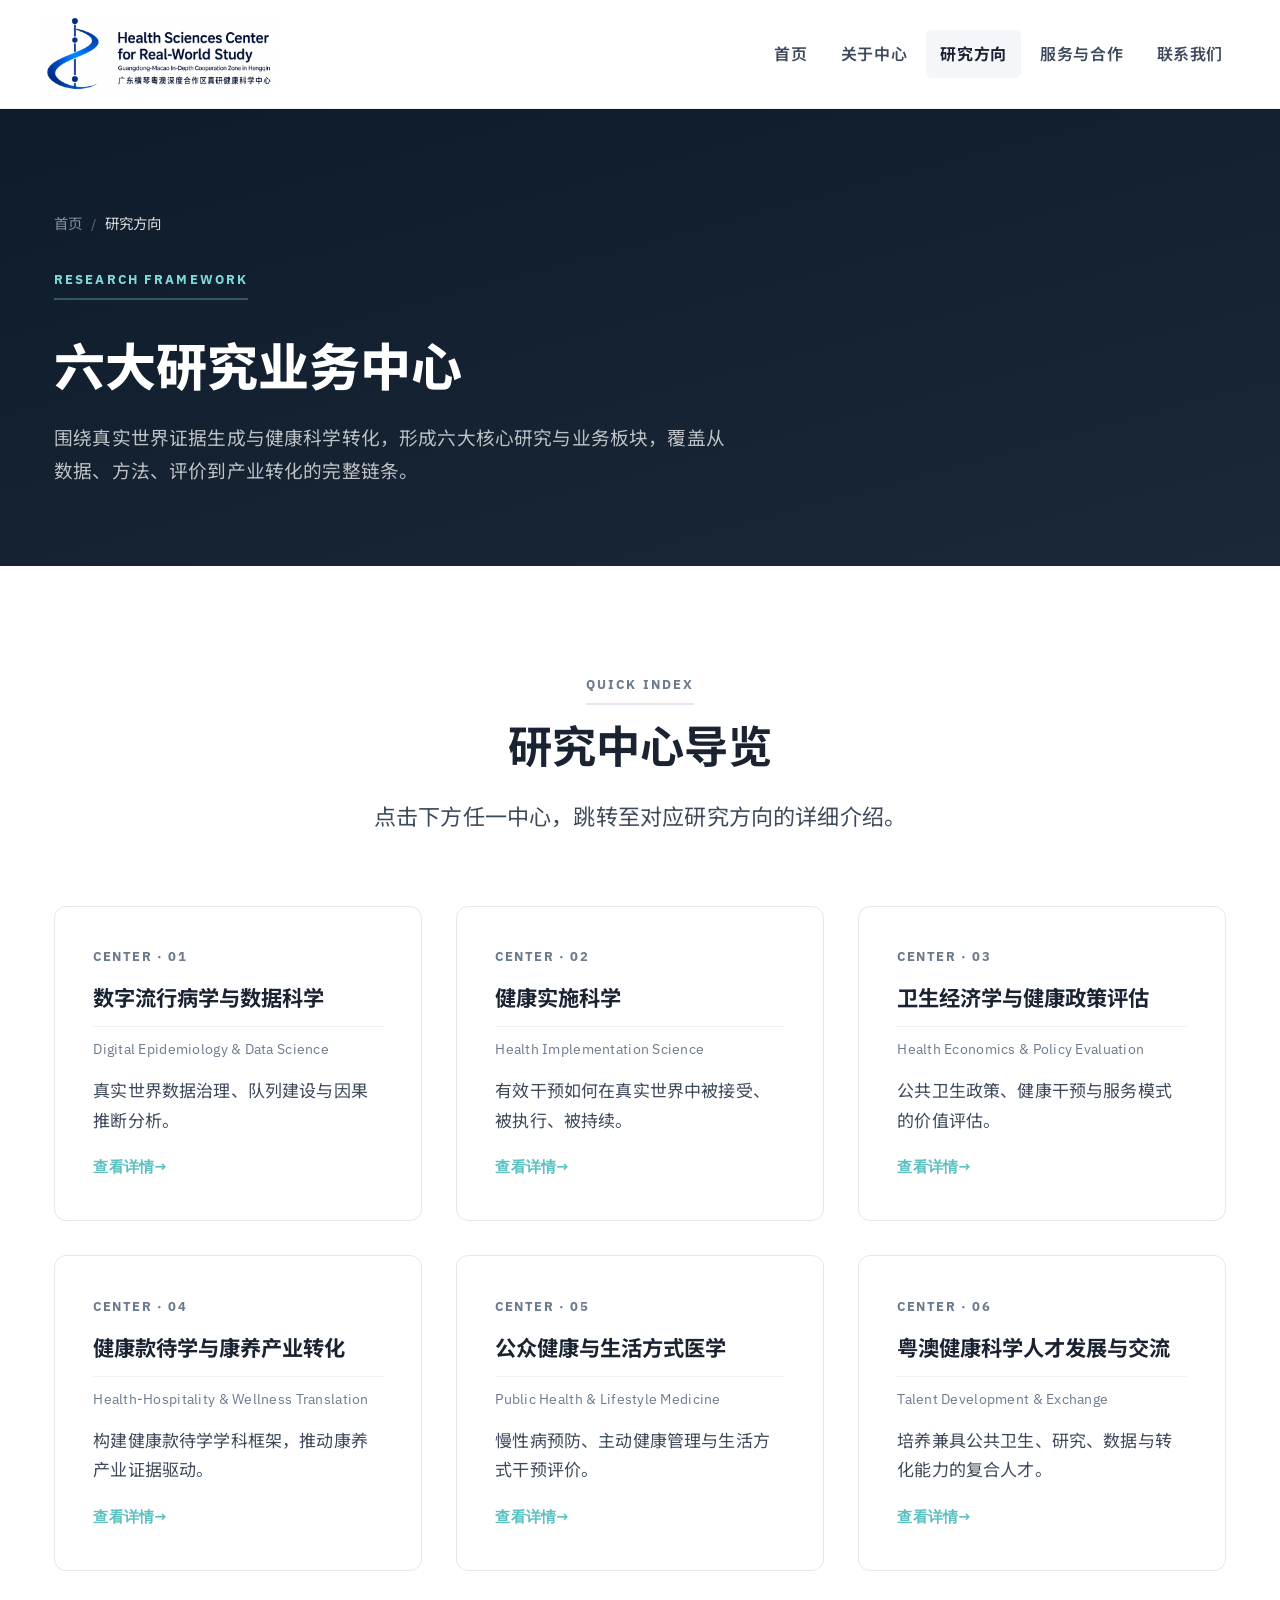
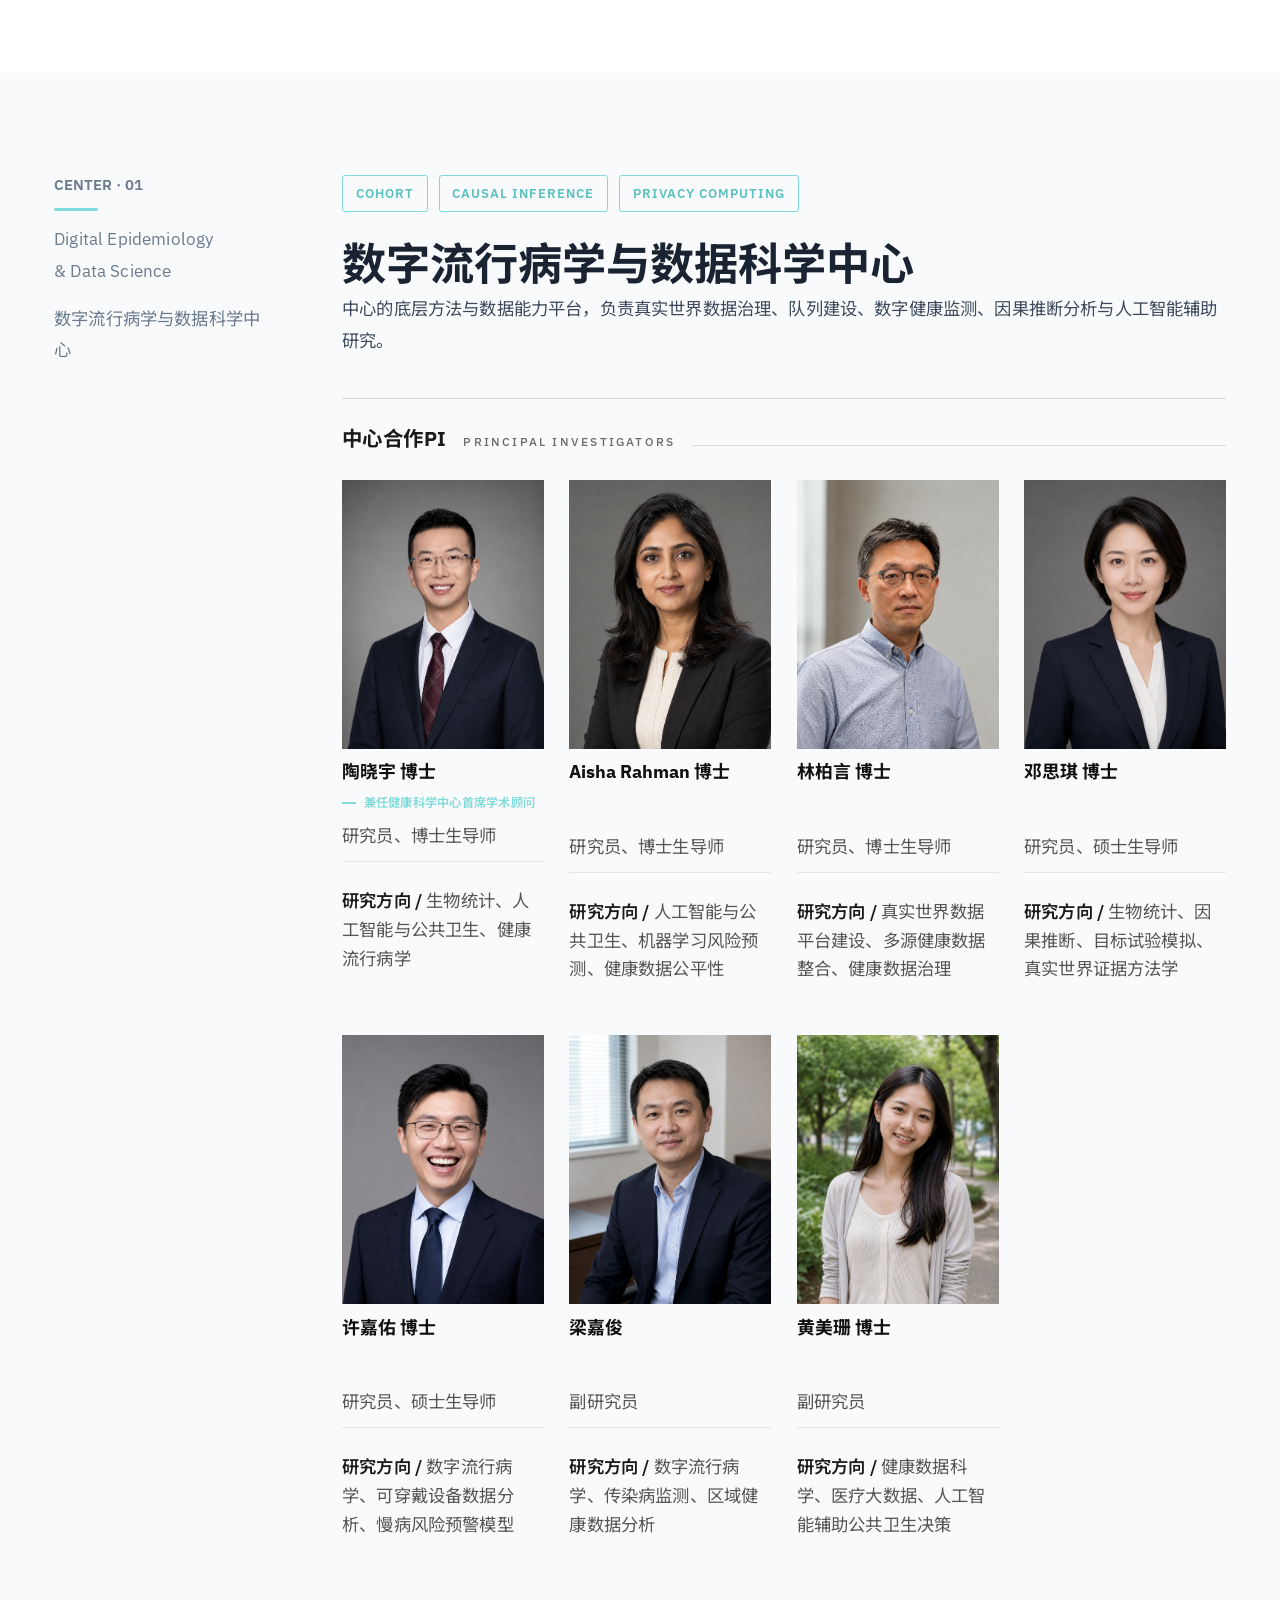
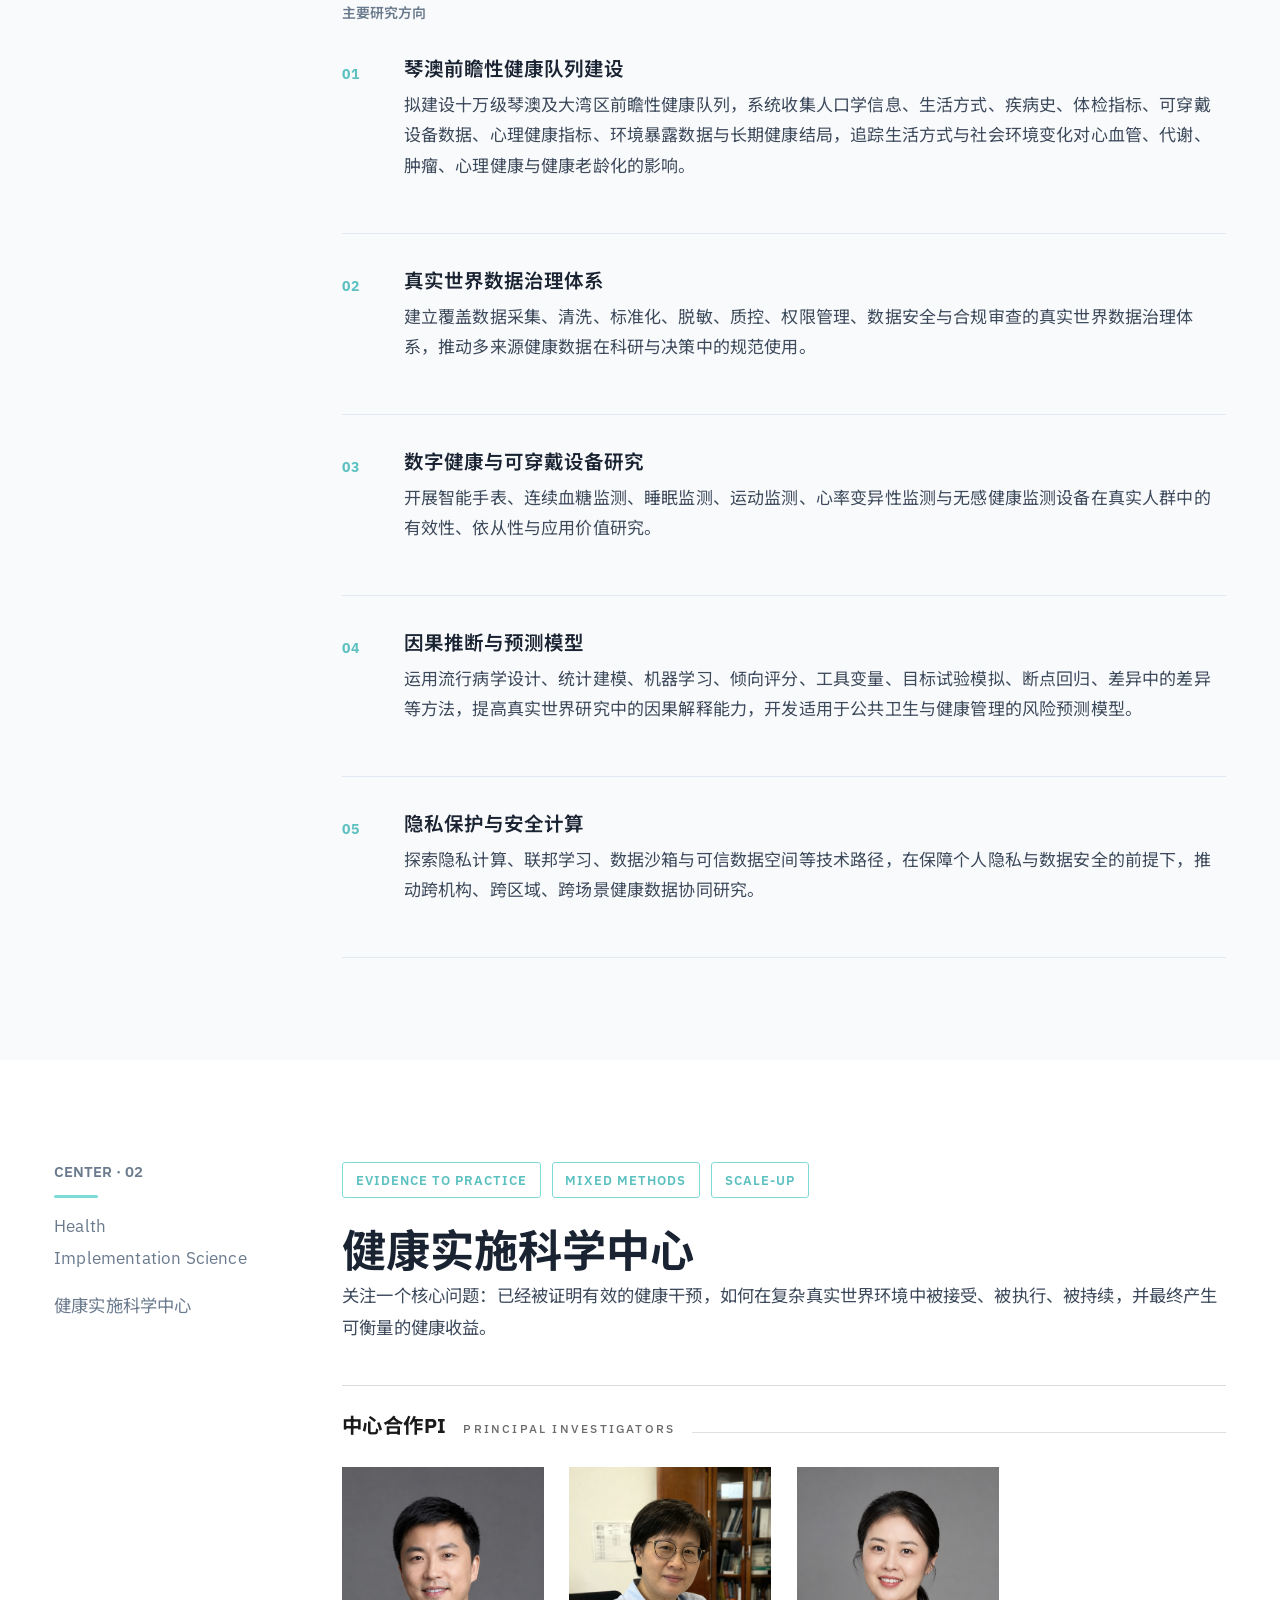
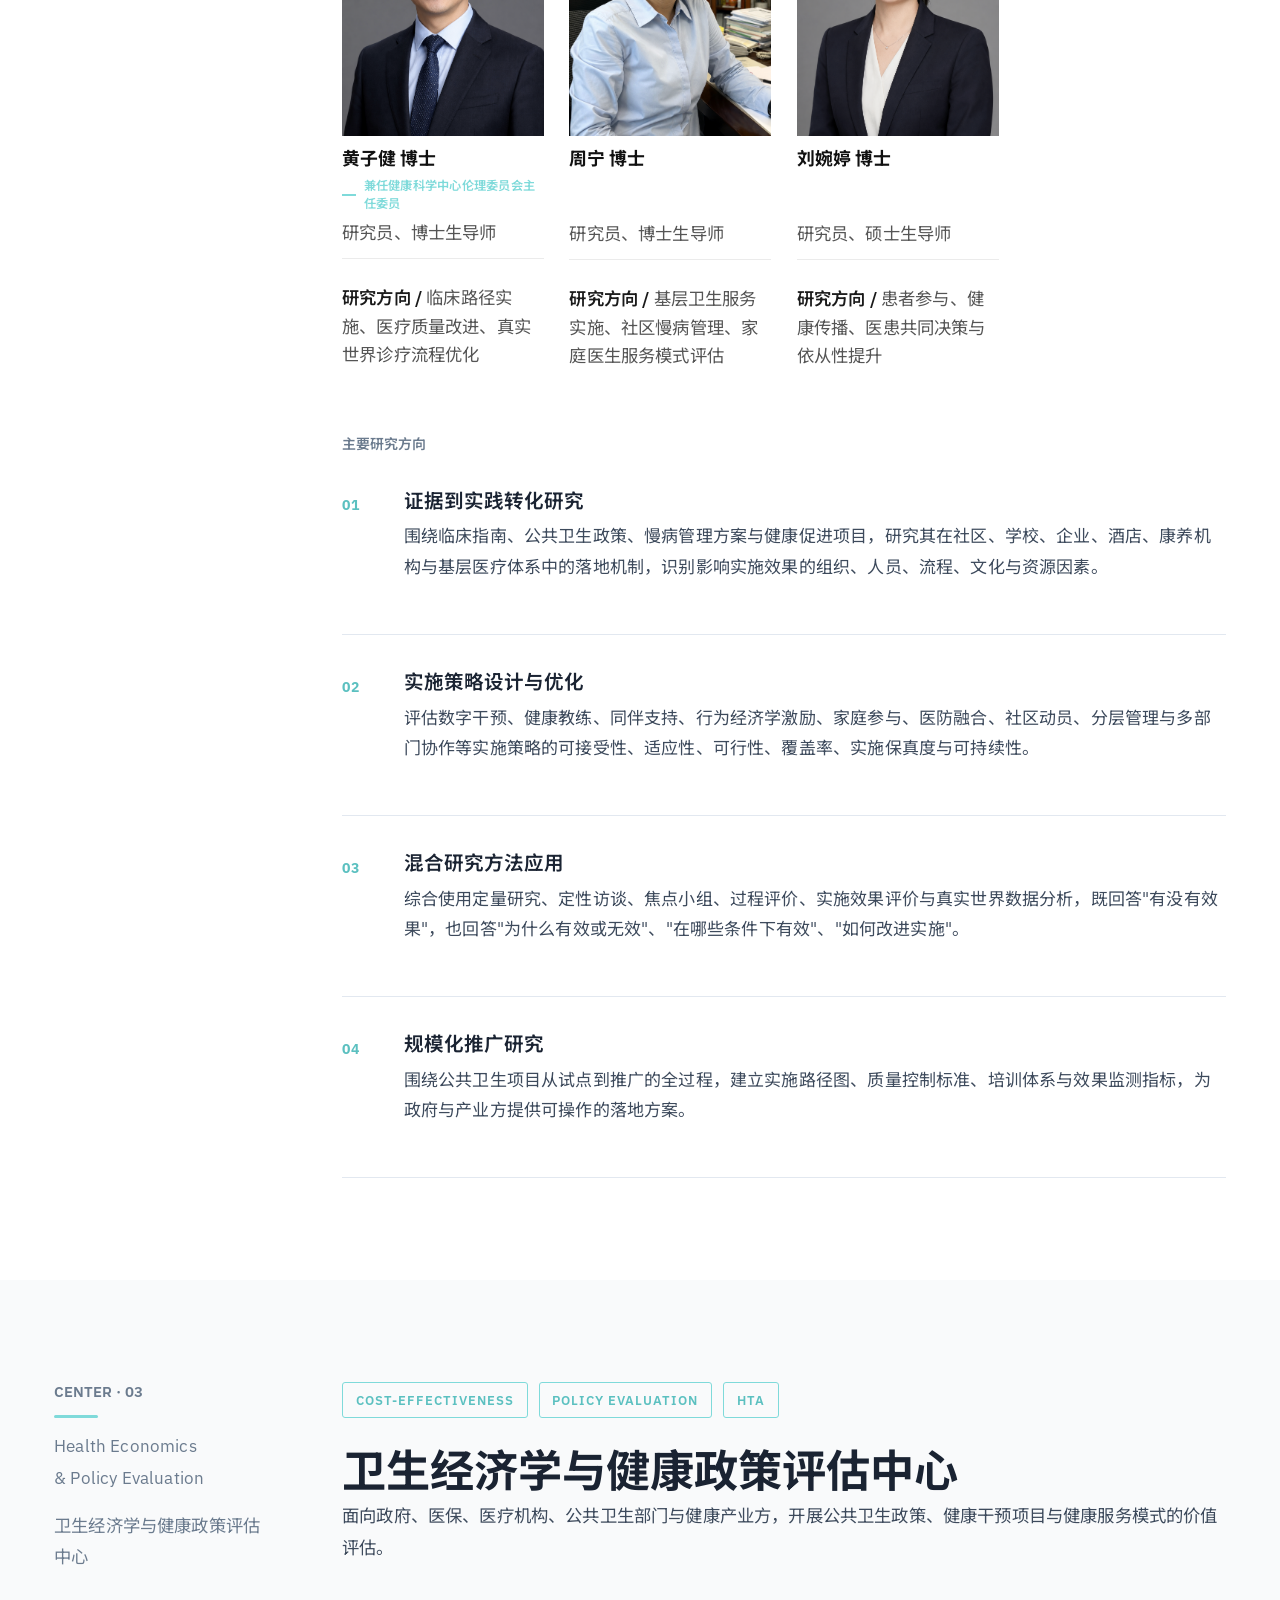
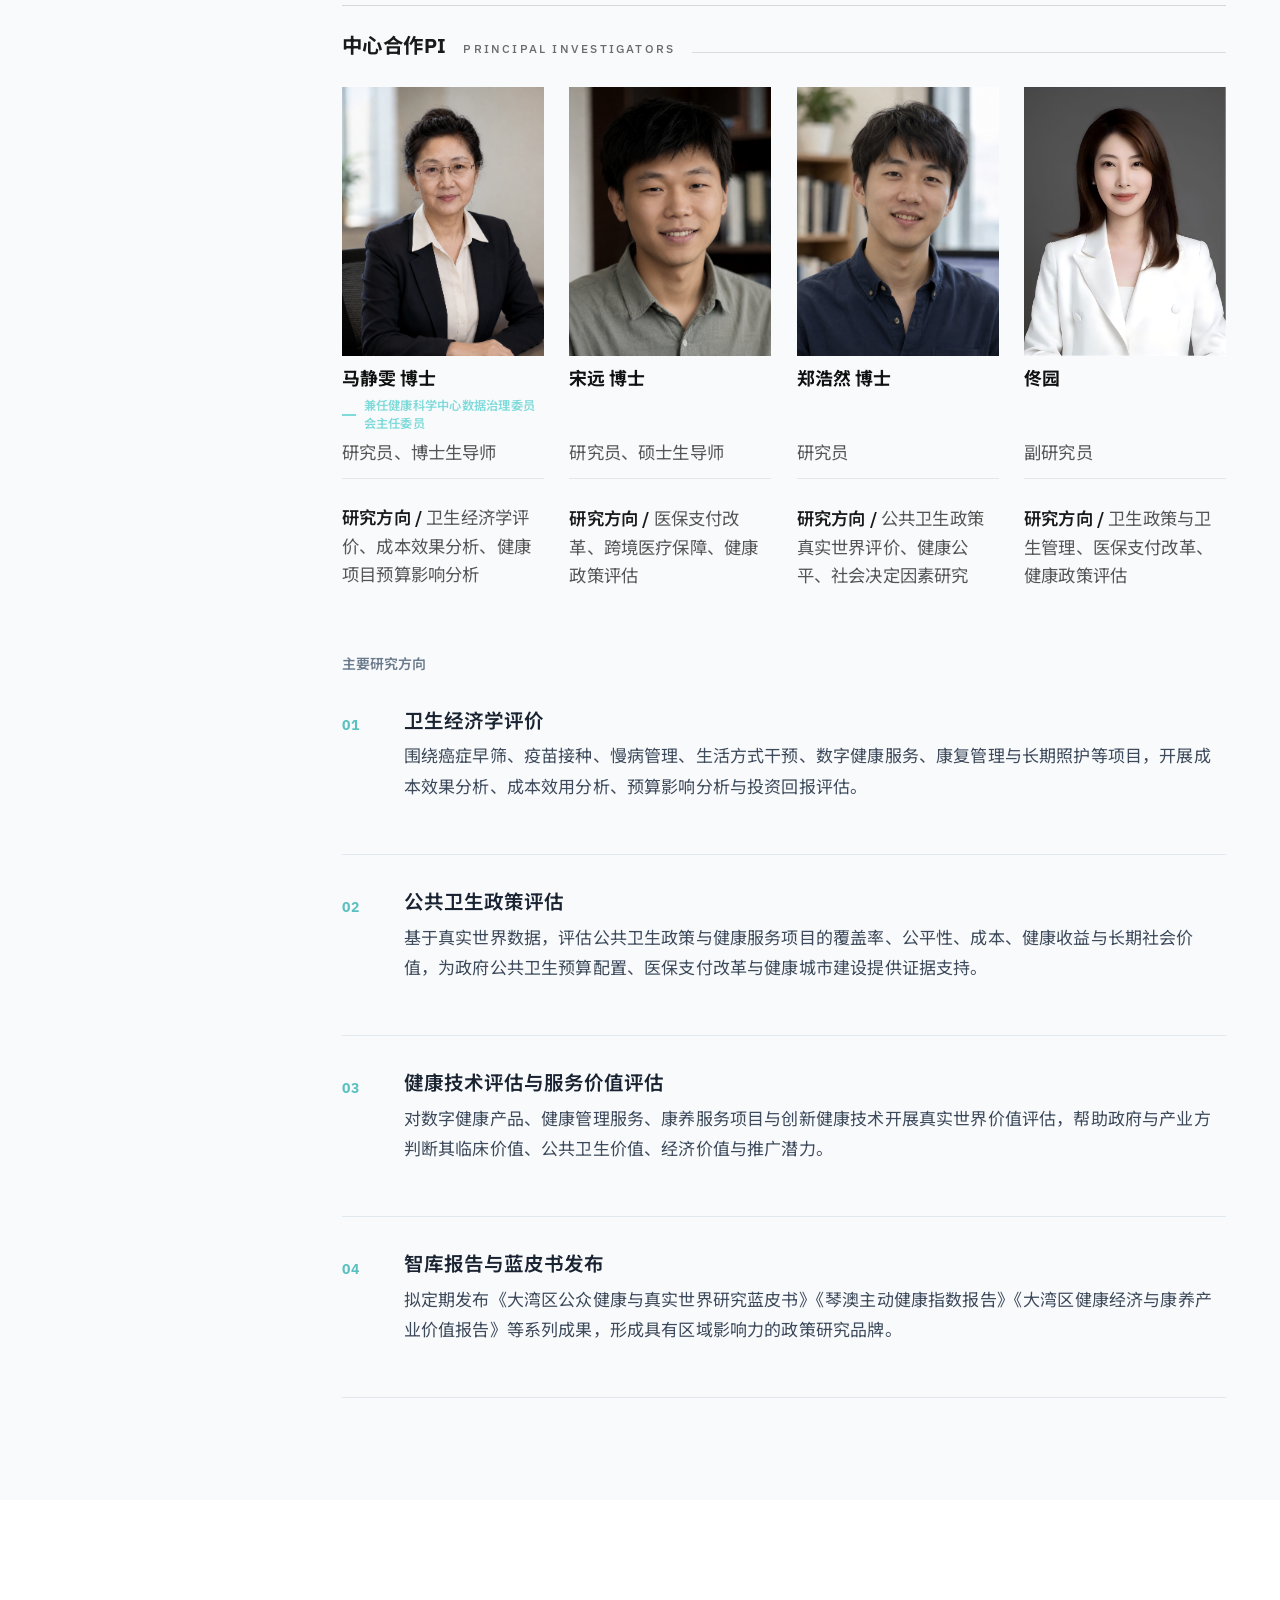
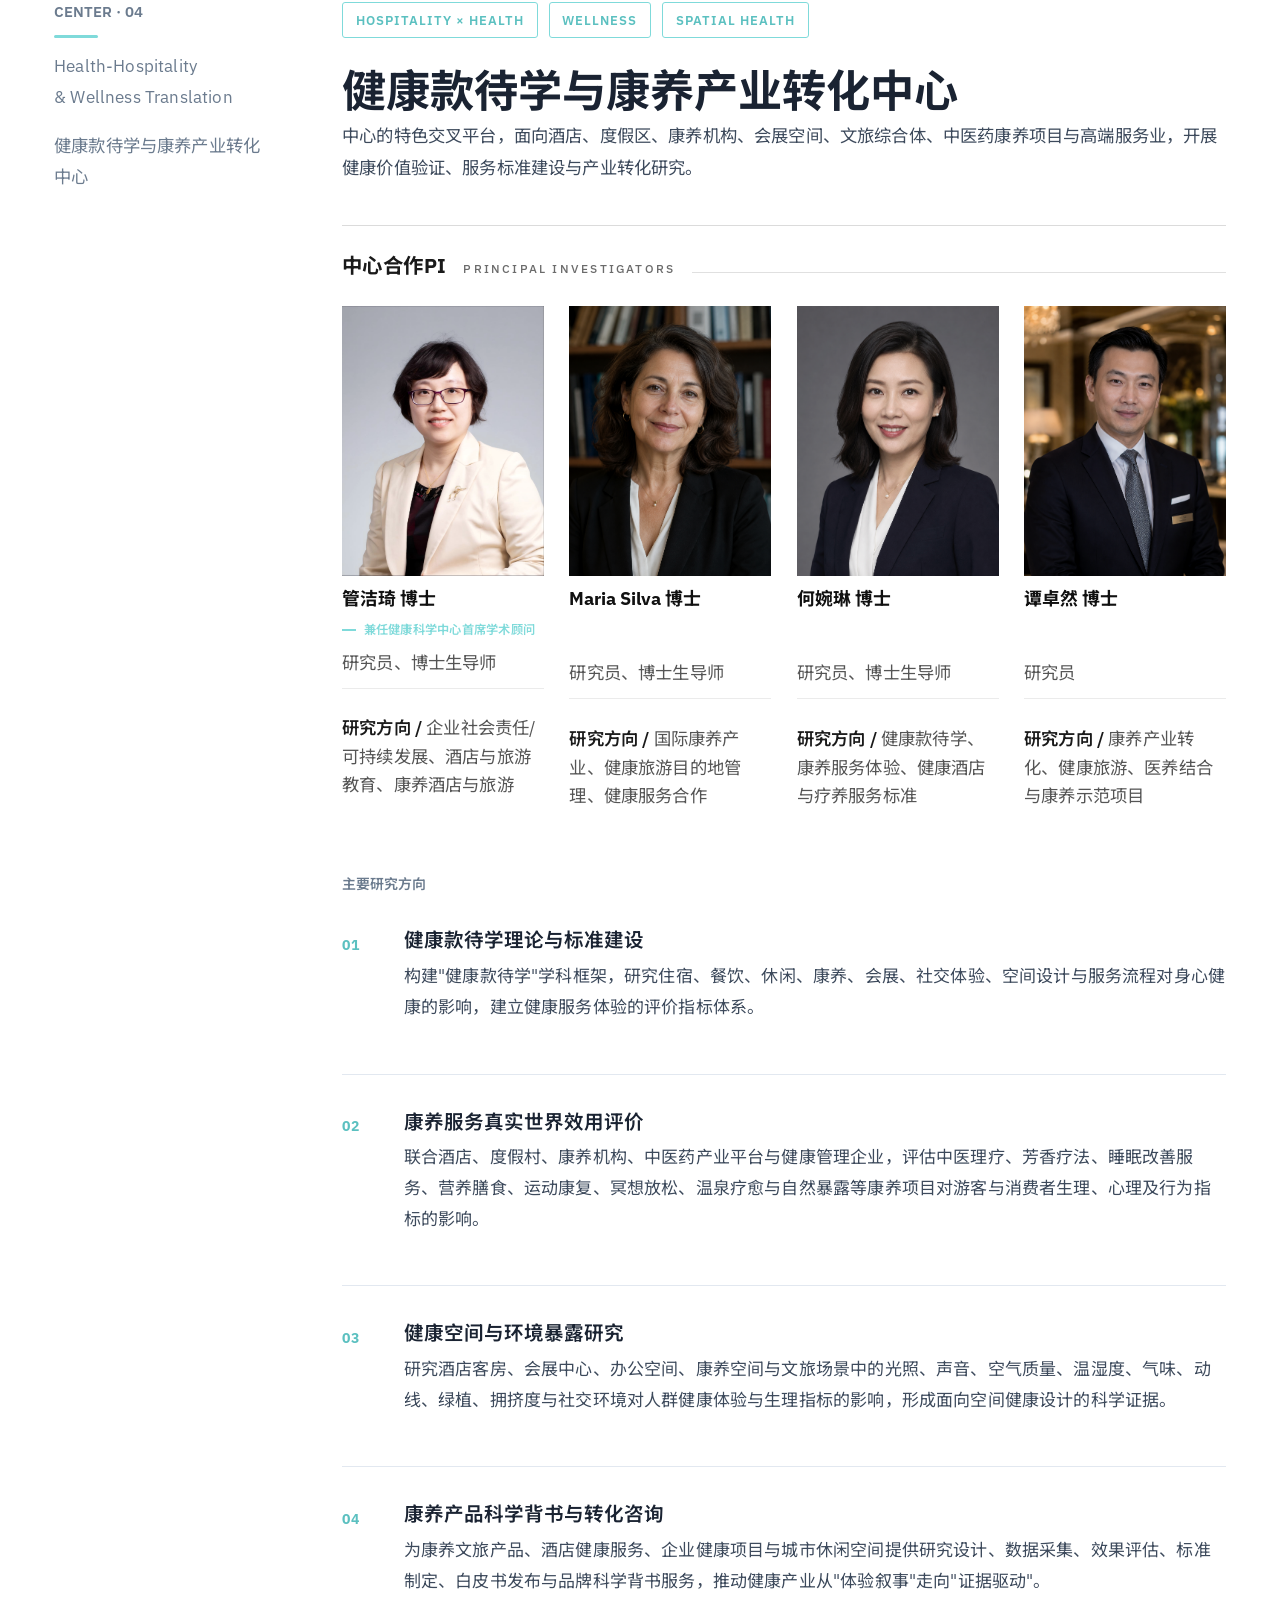
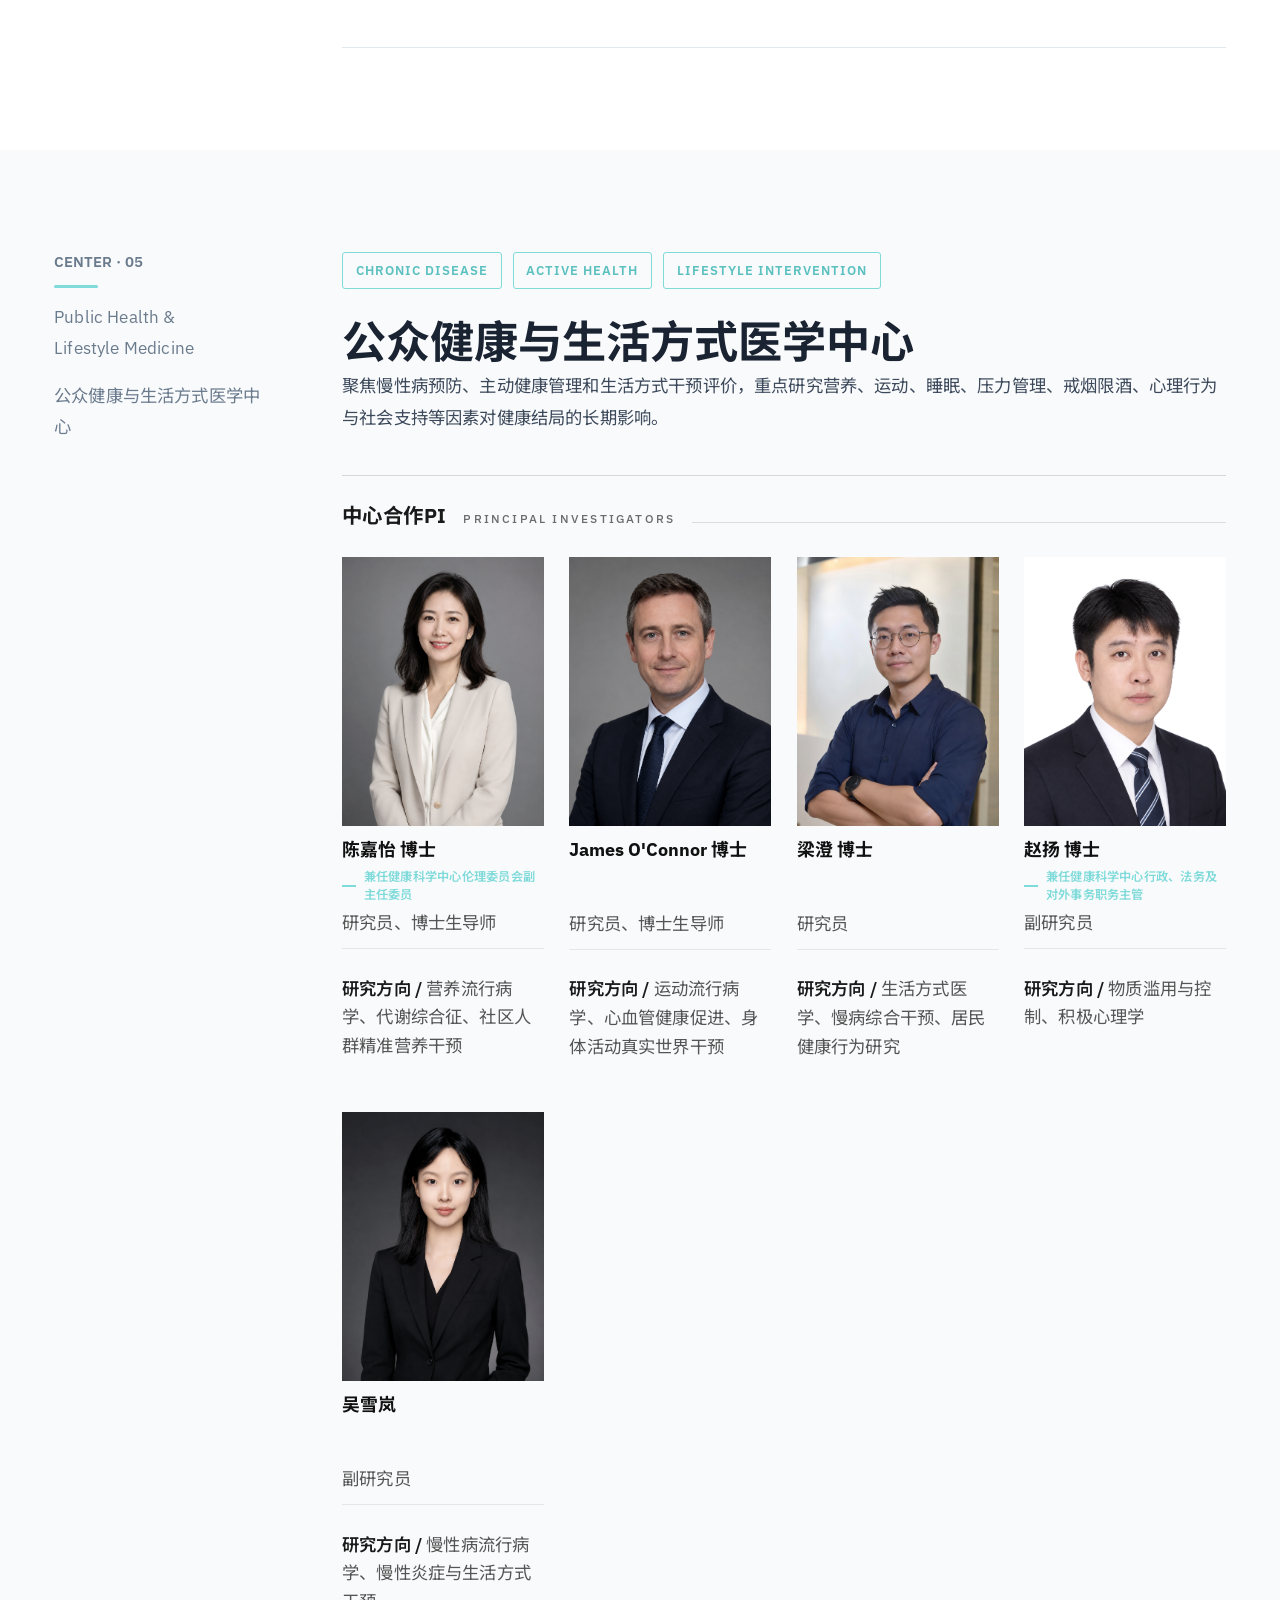
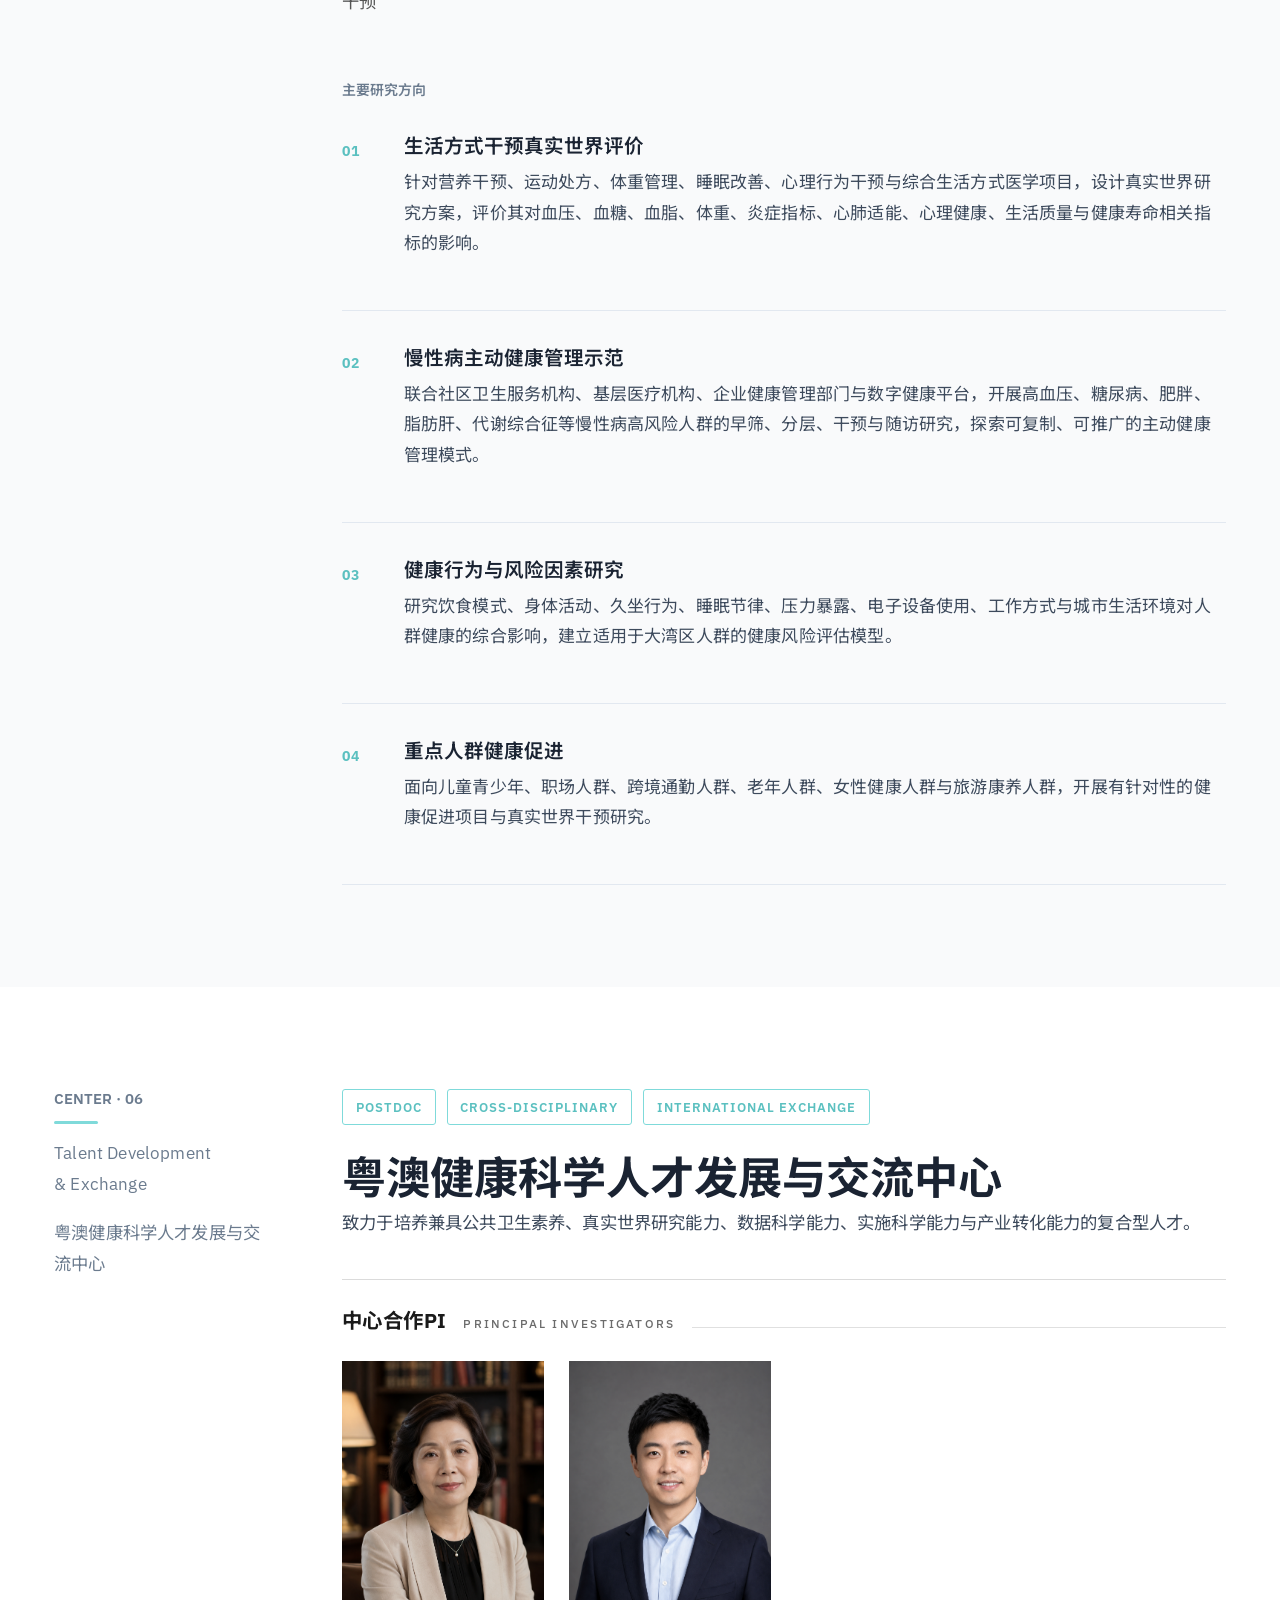
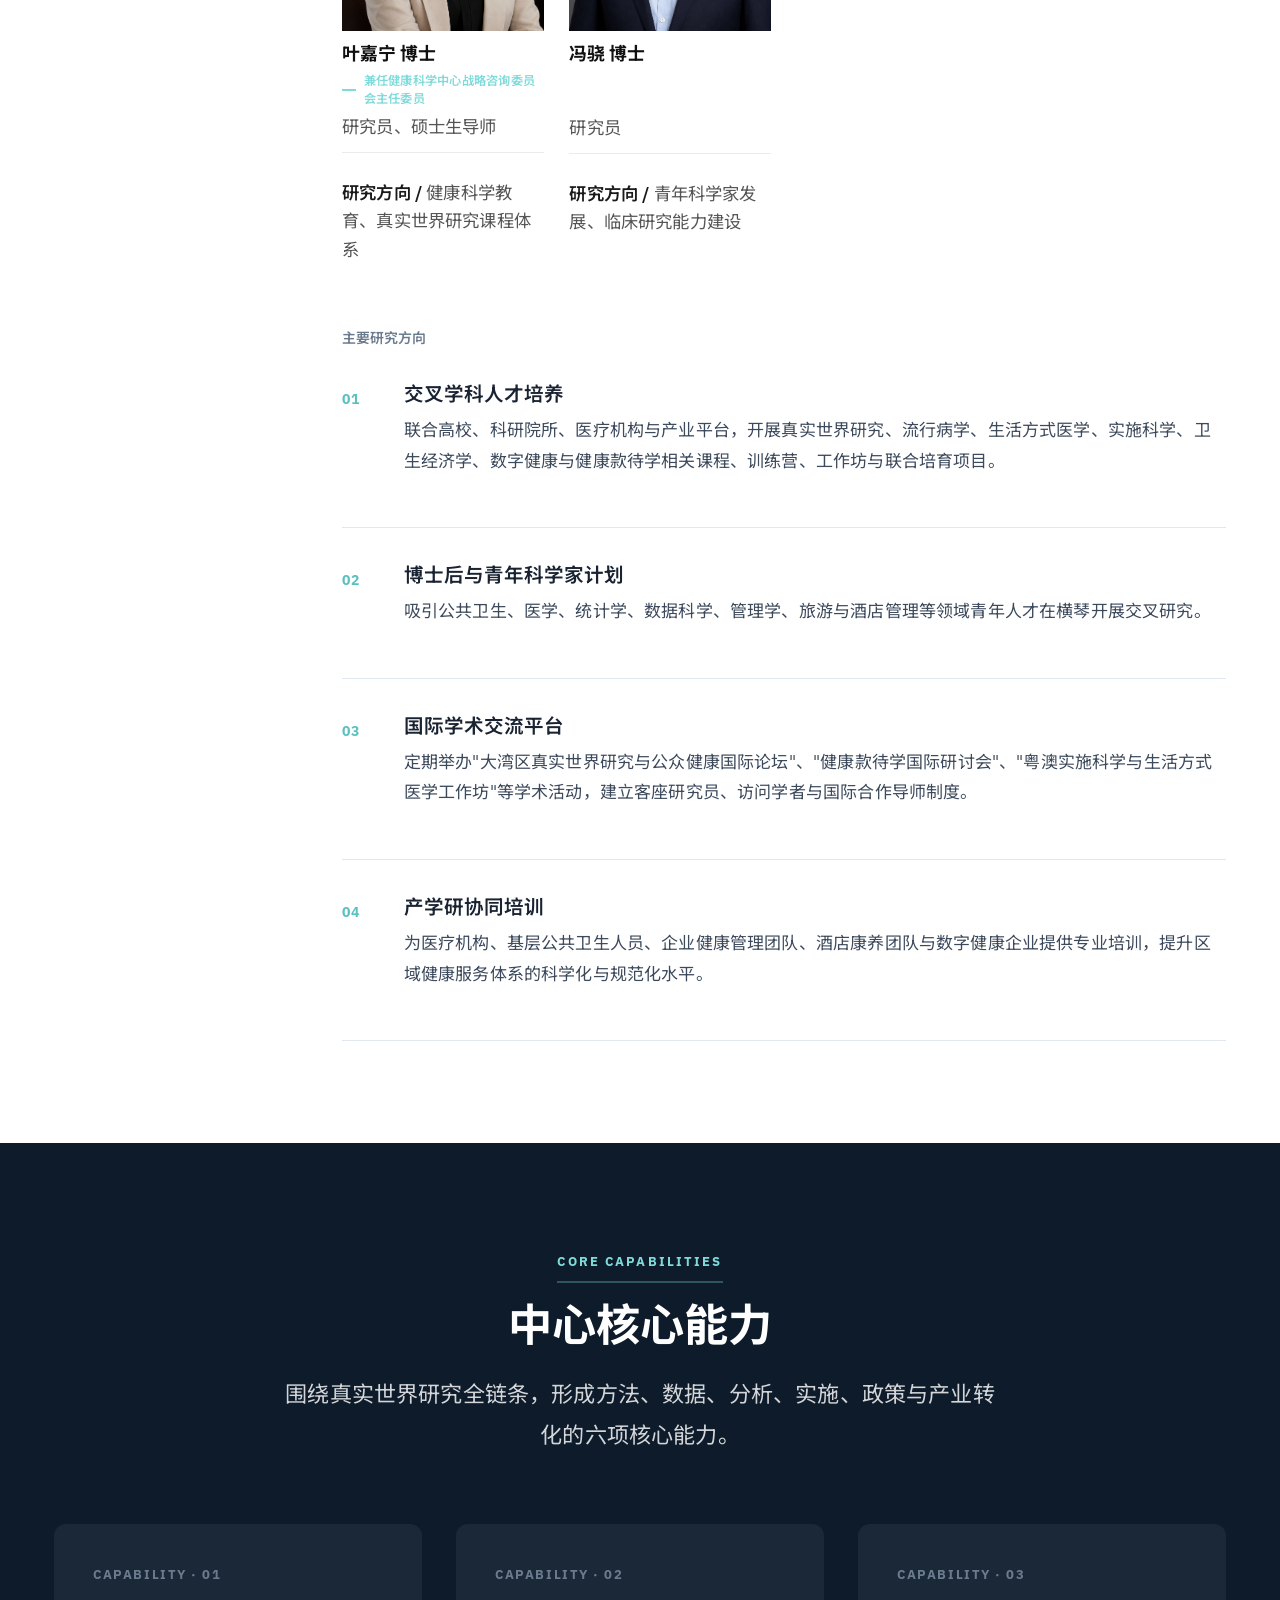
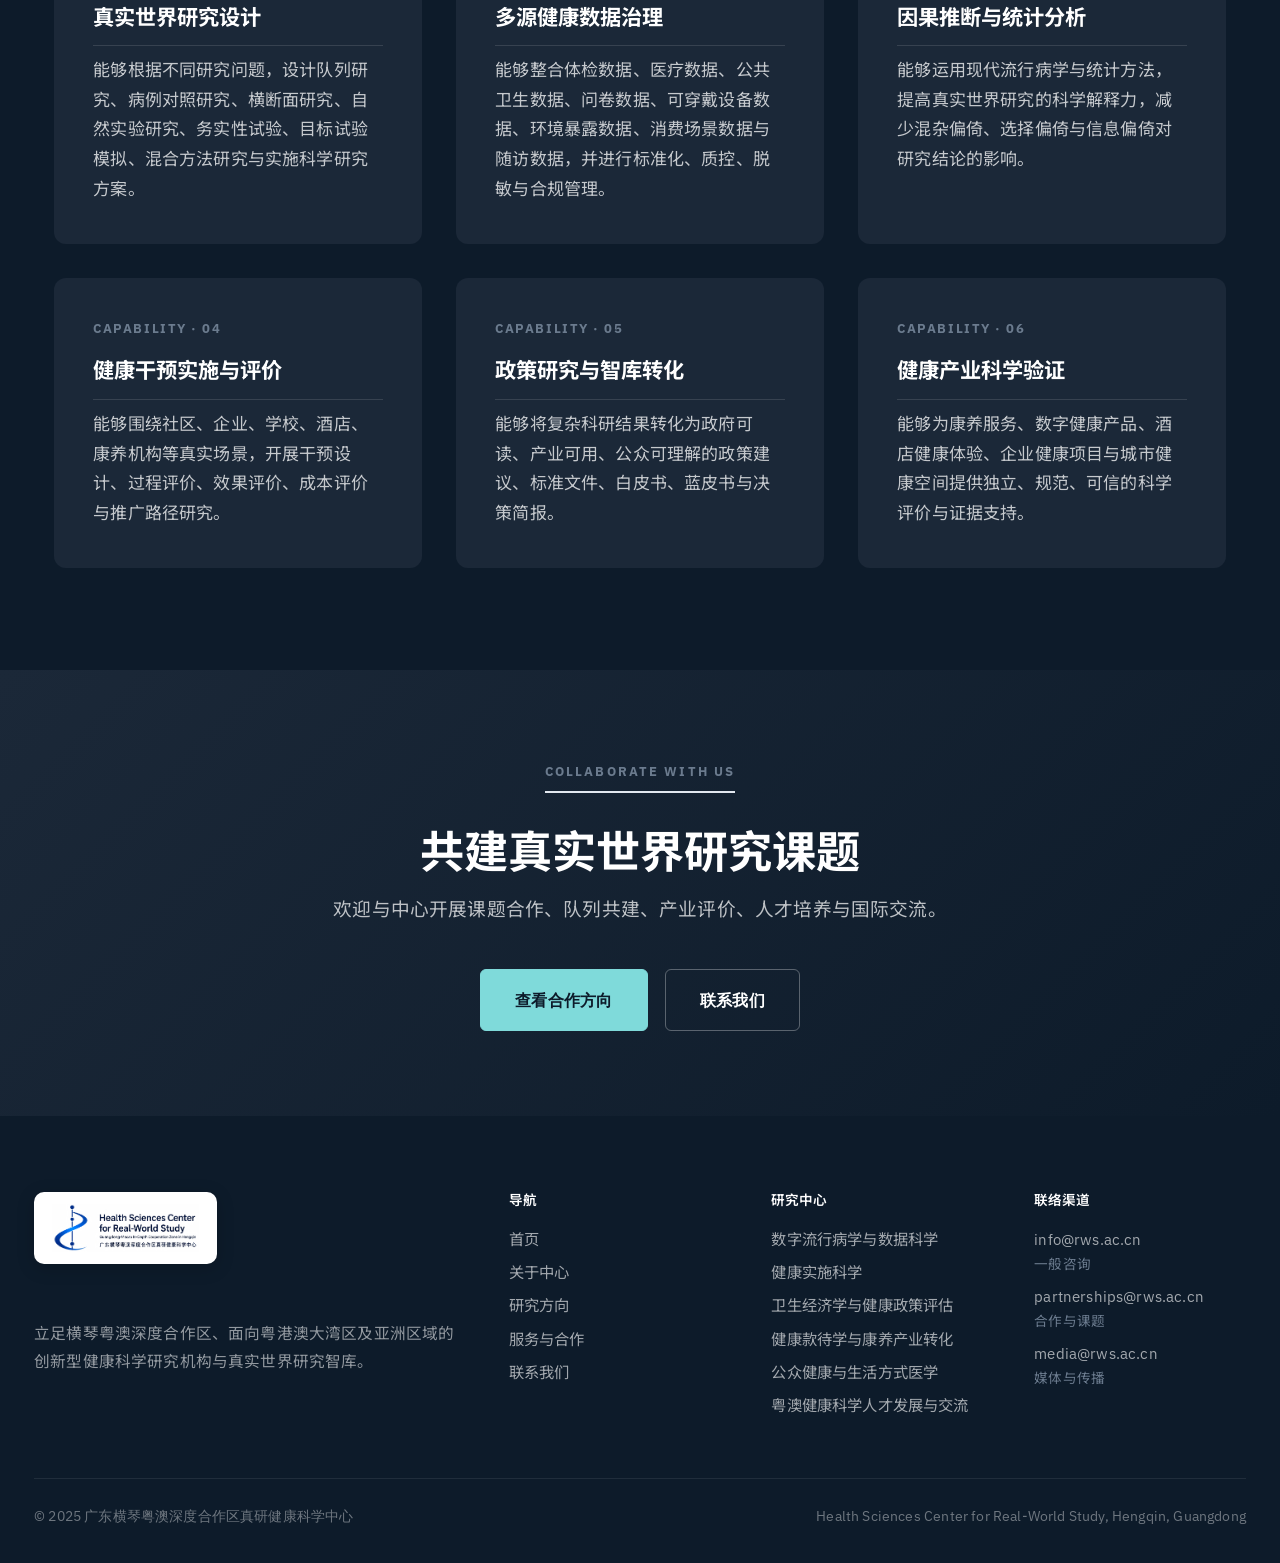
<file: research.html>
<!DOCTYPE html>
<html lang="zh-CN">
<head>
    <meta charset="UTF-8">
    <meta name="viewport" content="width=device-width, initial-scale=1.0">
    <title>研究方向 | 广东横琴粤澳深度合作区真研健康科学中心</title>
    <meta name="description" content="真研健康科学中心六大研究业务中心 — 数字流行病学与数据科学、健康实施科学、卫生经济学与健康政策评估、健康款待学与康养产业转化、公众健康与生活方式医学、粤澳健康科学人才发展与交流。">
    <link rel="icon" href="img/logo-mark.png" type="image/png">

    <!-- Scientific Website Font Stack: IBM Plex Sans + Inter + 黑体中文体系 -->
    <link rel="preconnect" href="https://fonts.googleapis.com">
    <link rel="preconnect" href="https://fonts.gstatic.com" crossorigin>
    <link href="https://fonts.googleapis.com/css2?family=IBM+Plex+Sans:wght@400;500;600;700&family=Inter:wght@400;500;600;700;800&family=Noto+Sans+SC:wght@400;500;700;900&display=swap" rel="stylesheet">

    <link rel="stylesheet" href="styles.css">

    <style>
        :root {
            /* 中文统一使用黑体系：PingFang / 微软雅黑 / SimHei / Noto Sans SC */
            --font-cn: "IBM Plex Sans", "Inter", "PingFang SC", "苹方", "Microsoft YaHei", "微软雅黑", "SimHei", "黑体", "Noto Sans SC", Arial, sans-serif;
            --font-en: "IBM Plex Sans", "Inter", Arial, sans-serif;
            --font-serif-en: "Spectral", "Source Serif Pro", Georgia, serif;
        }

        html {
            scroll-behavior: smooth;
        }

        body {
            font-family: var(--font-cn);
            font-feature-settings: "kern" 1, "liga" 1;
            -webkit-font-smoothing: antialiased;
            text-rendering: optimizeLegibility;
        }

        .en,
        .eyebrow,
        .num,
        .tag,
        .btn,
        .more,
        .label-col h5,
        .breadcrumb,
        .legal span {
            font-family: var(--font-en);
            font-variant-numeric: lining-nums tabular-nums;
        }

        h1, h2, h3, h4, h5,
        .section-head h2,
        .editorial h2 {
            font-family: var(--font-cn);
            letter-spacing: 0;
        }

        .lead,
        p,
        li {
            font-family: var(--font-cn);
        }

        /* ============================================
           Header Navigation — Bold & Refined
           ============================================ */
        .site-header .nav-menu > li > a {
            font-family: var(--font-cn);
            font-weight: 600;
            letter-spacing: .04em;
        }

        .site-header .nav-menu > li > a.is-active {
            font-weight: 700;
        }

        /* ============================================
           Team Block — Academic Directory Style
           参考: LSHTM / Hopkins Bloomberg / Imperial College
           ============================================ */
        .team-block {
            margin-top: 2.4rem;
            margin-bottom: 2.8rem;
            padding-top: 1.6rem;
            border-top: 1px solid rgba(0, 0, 0, .14);
            background: transparent;
        }

        .team-block-head {
            display: flex;
            align-items: baseline;
            gap: 1rem;
            flex-wrap: wrap;
            margin-bottom: 1.6rem;
        }

        .team-block-head h3 {
            margin: 0;
            font-family: var(--font-cn);
            font-size: 1.2rem;
            font-weight: 700;
            color: #1a1a1a;
            letter-spacing: .02em;
        }

        .team-block-head .en {
            font-size: .72rem;
            letter-spacing: .18em;
            text-transform: uppercase;
            color: #6b6b6b;
            font-weight: 500;
        }

        .team-block-head .line {
            flex: 1;
            height: 1px;
            background: rgba(0, 0, 0, .12);
            min-width: 40px;
        }

        .team-grid {
            display: grid;
            grid-template-columns: repeat(auto-fill, minmax(200px, 1fr));
            gap: 2rem 1.5rem;
            align-items: start;
        }

        .team-card {
            background: transparent;
            border: none;
            border-radius: 0;
            overflow: visible;
            display: flex;
            flex-direction: column;
            transition: none;
        }

        .team-card:hover {
            transform: none;
            box-shadow: none;
            border-color: transparent;
        }

        .team-photo {
            aspect-ratio: 3 / 4;
            overflow: hidden;
            background: linear-gradient(160deg, #ece8dc 0%, #d4ccb6 100%);
            position: relative;
            box-shadow: inset 0 0 0 1px rgba(0, 0, 0, .06);
        }

        .team-photo img {
            width: 100%;
            height: 100%;
            object-fit: cover;
            display: block;
            filter: grayscale(15%) contrast(1.02);
            transition: transform .6s ease, filter .6s ease;
        }

        .team-card:hover .team-photo img {
            transform: scale(1.04);
            filter: grayscale(0%) contrast(1);
        }

        /* Team body：缩短照片与文字距离，并保持各卡片内容对齐 */
        .team-body {
            padding: .68rem 0 0;
            display: flex;
            flex-direction: column;
            flex: 1;
        }

        /* 姓名：减少原本 2 行固定高度，避免照片下方留白过大 */
        .team-name {
            margin: 0 0 .35rem;
            font-family: var(--font-cn);
            font-size: 1.05rem;
            font-weight: 700;
            color: #111;
            line-height: 1.35;
            letter-spacing: 0;
            min-height: 1.35em;
        }

        /* 职务标识：统一占位高度，让有职务和无职务的 PI 下方职称保持同一水平线 */
        .team-role {
            align-self: flex-start;
            display: inline-flex;
            align-items: center;
            gap: .45rem;
            font-family: var(--font-cn);
            font-size: .72rem;
            font-weight: 600;
            color: var(--accent, #0b6f6f);
            background: transparent;
            border: none;
            padding: 0;
            border-radius: 0;
            line-height: 1.45;
            letter-spacing: .02em;
            margin: 0 0 .4rem;
            min-height: 2.1em;
        }

        .team-role::before {
            content: '';
            display: inline-block;
            width: 14px;
            height: 2px;
            background: var(--accent, #0b6f6f);
            flex-shrink: 0;
        }

        /* 没有 .team-role 的卡片自动补足同样高度，确保职称横向对齐 */
        .team-body:not(:has(.team-role)) .team-title {
            margin-top: calc(2.1em + .4rem);
        }

        /* 职称：统一高度，让研究方向起点也更整齐 */
        .team-title {
            font-size: .8rem;
            color: #555;
            margin: 0;
            padding-bottom: .55rem;
            border-bottom: 1px solid rgba(0, 0, 0, .08);
            line-height: 1.5;
            min-height: 2.25em;
        }

        /* 研究方向：字号缩小，整体更轻、更紧凑 */
        .team-research {
            font-size: .66rem;
            color: #555;
            line-height: 1.65;
            margin: .5rem 0 0;
        }

        .team-research::before {
            content: '研究方向 / ';
            font-family: var(--font-cn);
            font-style: normal;
            font-weight: 600;
            color: #1a1a1a;
        }

        @media (max-width: 600px) {
            .team-block {
                padding-top: 1.2rem;
                margin-top: 1.8rem;
                margin-bottom: 2.2rem;
            }

            .team-grid {
                grid-template-columns: repeat(2, 1fr);
                gap: 1.5rem 1rem;
            }

            .team-body {
                padding: .6rem 0 0;
            }

            .team-name {
                font-size: .98rem;
                line-height: 1.35;
                min-height: 1.35em;
                margin-bottom: .32rem;
            }

            .team-role {
                font-size: .66rem;
                line-height: 1.45;
                min-height: 2.1em;
                margin-bottom: .36rem;
            }

            .team-body:not(:has(.team-role)) .team-title {
                margin-top: calc(2.1em + .36rem);
            }

            .team-title {
                font-size: .72rem;
                line-height: 1.45;
                min-height: 2.15em;
                padding-bottom: .5rem;
            }

            .team-research {
                font-size: .62rem;
                line-height: 1.6;
            }
        }
    </style>
</head>
<body>

<header class="site-header">
    <div class="nav-container">
        <a href="index.html" class="brand">
            <img src="img/logo.png" alt="横琴真研健康科学中心" class="brand-logo">
        </a>

        <nav>
            <ul class="nav-menu">
                <li><a href="index.html">首页</a></li>
                <li><a href="about.html">关于中心</a></li>
                <li><a href="research.html" class="is-active">研究方向</a></li>
                <li><a href="services.html">服务与合作</a></li>
                <li><a href="contact.html">联系我们</a></li>
            </ul>
            <button class="nav-toggle" aria-label="菜单">菜单</button>
        </nav>
    </div>
</header>

<section class="page-header">
    <div class="container">
        <ul class="breadcrumb">
            <li><a href="index.html">首页</a></li>
            <li>研究方向</li>
        </ul>
        <span class="eyebrow">Research Framework</span>
        <h1>六大研究业务中心</h1>
        <p>围绕真实世界证据生成与健康科学转化，形成六大核心研究与业务板块，覆盖从数据、方法、评价到产业转化的完整链条。</p>
    </div>
</section>

<section class="section">
    <div class="container">
        <div class="section-head">
            <span class="eyebrow">Quick Index</span>
            <h2>研究中心导览</h2>
            <p class="lead">点击下方任一中心，跳转至对应研究方向的详细介绍。</p>
        </div>

        <div class="grid grid--3">
            <a href="#center-1" class="card" style="text-decoration:none;">
                <div class="num">CENTER · 01</div>
                <h3>数字流行病学与数据科学</h3>
                <span class="en">Digital Epidemiology & Data Science</span>
                <p>真实世界数据治理、队列建设与因果推断分析。</p>
                <span class="more">查看详情</span>
            </a>

            <a href="#center-2" class="card" style="text-decoration:none;">
                <div class="num">CENTER · 02</div>
                <h3>健康实施科学</h3>
                <span class="en">Health Implementation Science</span>
                <p>有效干预如何在真实世界中被接受、被执行、被持续。</p>
                <span class="more">查看详情</span>
            </a>

            <a href="#center-3" class="card" style="text-decoration:none;">
                <div class="num">CENTER · 03</div>
                <h3>卫生经济学与健康政策评估</h3>
                <span class="en">Health Economics & Policy Evaluation</span>
                <p>公共卫生政策、健康干预与服务模式的价值评估。</p>
                <span class="more">查看详情</span>
            </a>

            <a href="#center-4" class="card" style="text-decoration:none;">
                <div class="num">CENTER · 04</div>
                <h3>健康款待学与康养产业转化</h3>
                <span class="en">Health-Hospitality & Wellness Translation</span>
                <p>构建健康款待学学科框架，推动康养产业证据驱动。</p>
                <span class="more">查看详情</span>
            </a>

            <a href="#center-5" class="card" style="text-decoration:none;">
                <div class="num">CENTER · 05</div>
                <h3>公众健康与生活方式医学</h3>
                <span class="en">Public Health & Lifestyle Medicine</span>
                <p>慢性病预防、主动健康管理与生活方式干预评价。</p>
                <span class="more">查看详情</span>
            </a>

            <a href="#center-6" class="card" style="text-decoration:none;">
                <div class="num">CENTER · 06</div>
                <h3>粤澳健康科学人才发展与交流</h3>
                <span class="en">Talent Development & Exchange</span>
                <p>培养兼具公共卫生、研究、数据与转化能力的复合人才。</p>
                <span class="more">查看详情</span>
            </a>
        </div>
    </div>
</section>

<section class="section section--soft" id="center-1">
    <div class="container">
        <div class="editorial">
            <div class="label-col">
                <h5>Center · 01</h5>
                <div class="divider"></div>
                <p>Digital Epidemiology<br>& Data Science</p>
                <p class="text-muted mt-2">数字流行病学与数据科学中心</p>
            </div>

            <div>
                <span class="tag tag--accent">Cohort</span>
                <span class="tag tag--accent">Causal Inference</span>
                <span class="tag tag--accent">Privacy Computing</span>

                <h2 class="mt-2">数字流行病学与数据科学中心</h2>
                <p class="lead">
                    中心的底层方法与数据能力平台，负责真实世界数据治理、队列建设、数字健康监测、因果推断分析与人工智能辅助研究。
                </p>

                <div class="team-block">
                    <div class="team-block-head">
                        <h3>中心合作PI</h3>
                        <span class="en">Principal Investigators</span>
                        <span class="line"></span>
                    </div>

                    <div class="team-grid">
                        <article class="team-card">
                            <div class="team-photo">
                                <img src="img/team/tao-xiaoyu.jpg" alt="陶晓宇 博士" loading="lazy">
                            </div>
                            <div class="team-body">
                                <h4 class="team-name">陶晓宇 博士</h4>
                                <span class="team-role">兼任健康科学中心首席学术顾问</span>
                                <p class="team-title">研究员、博士生导师</p>
                                <p class="team-research">生物统计、人工智能与公共卫生、健康流行病学</p>
                            </div>
                        </article>

                        <article class="team-card">
                            <div class="team-photo">
                                <img src="img/team/aisha-rahman.jpg" alt="Aisha Rahman 博士" loading="lazy">
                            </div>
                            <div class="team-body">
                                <h4 class="team-name">Aisha Rahman 博士</h4>
                                <p class="team-title">研究员、博士生导师</p>
                                <p class="team-research">人工智能与公共卫生、机器学习风险预测、健康数据公平性</p>
                            </div>
                        </article>

                        <article class="team-card">
                            <div class="team-photo">
                                <img src="img/team/lin-baiyan.jpg" alt="林柏言 博士" loading="lazy">
                            </div>
                            <div class="team-body">
                                <h4 class="team-name">林柏言 博士</h4>
                                <p class="team-title">研究员、博士生导师</p>
                                <p class="team-research">真实世界数据平台建设、多源健康数据整合、健康数据治理</p>
                            </div>
                        </article>

                        <article class="team-card">
                            <div class="team-photo">
                                <img src="img/team/deng-siqi.jpg" alt="邓思琪 博士" loading="lazy">
                            </div>
                            <div class="team-body">
                                <h4 class="team-name">邓思琪 博士</h4>
                                <p class="team-title">研究员、硕士生导师</p>
                                <p class="team-research">生物统计、因果推断、目标试验模拟、真实世界证据方法学</p>
                            </div>
                        </article>

                        <article class="team-card">
                            <div class="team-photo">
                                <img src="img/team/xu-jiayou.jpg" alt="许嘉佑 博士" loading="lazy">
                            </div>
                            <div class="team-body">
                                <h4 class="team-name">许嘉佑 博士</h4>
                                <p class="team-title">研究员、硕士生导师</p>
                                <p class="team-research">数字流行病学、可穿戴设备数据分析、慢病风险预警模型</p>
                            </div>
                        </article>

                        <article class="team-card">
                            <div class="team-photo">
                                <img src="img/team/liang-jiajun.jpg" alt="梁嘉俊" loading="lazy">
                            </div>
                            <div class="team-body">
                                <h4 class="team-name">梁嘉俊</h4>
                                <p class="team-title">副研究员</p>
                                <p class="team-research">数字流行病学、传染病监测、区域健康数据分析</p>
                            </div>
                        </article>

                        <article class="team-card">
                            <div class="team-photo">
                                <img src="img/team/huang-meishan.jpg" alt="黄美珊 博士" loading="lazy">
                            </div>
                            <div class="team-body">
                                <h4 class="team-name">黄美珊 博士</h4>
                                <p class="team-title">副研究员</p>
                                <p class="team-research">健康数据科学、医疗大数据、人工智能辅助公共卫生决策</p>
                            </div>
                        </article>
                    </div>
                </div>

                <h5 class="mt-4">主要研究方向</h5>
                <ol class="bullets">
                    <li>
                        <div>
                            <h4>琴澳前瞻性健康队列建设</h4>
                            <p>拟建设十万级琴澳及大湾区前瞻性健康队列，系统收集人口学信息、生活方式、疾病史、体检指标、可穿戴设备数据、心理健康指标、环境暴露数据与长期健康结局，追踪生活方式与社会环境变化对心血管、代谢、肿瘤、心理健康与健康老龄化的影响。</p>
                        </div>
                    </li>
                    <li>
                        <div>
                            <h4>真实世界数据治理体系</h4>
                            <p>建立覆盖数据采集、清洗、标准化、脱敏、质控、权限管理、数据安全与合规审查的真实世界数据治理体系，推动多来源健康数据在科研与决策中的规范使用。</p>
                        </div>
                    </li>
                    <li>
                        <div>
                            <h4>数字健康与可穿戴设备研究</h4>
                            <p>开展智能手表、连续血糖监测、睡眠监测、运动监测、心率变异性监测与无感健康监测设备在真实人群中的有效性、依从性与应用价值研究。</p>
                        </div>
                    </li>
                    <li>
                        <div>
                            <h4>因果推断与预测模型</h4>
                            <p>运用流行病学设计、统计建模、机器学习、倾向评分、工具变量、目标试验模拟、断点回归、差异中的差异等方法，提高真实世界研究中的因果解释能力，开发适用于公共卫生与健康管理的风险预测模型。</p>
                        </div>
                    </li>
                    <li>
                        <div>
                            <h4>隐私保护与安全计算</h4>
                            <p>探索隐私计算、联邦学习、数据沙箱与可信数据空间等技术路径，在保障个人隐私与数据安全的前提下，推动跨机构、跨区域、跨场景健康数据协同研究。</p>
                        </div>
                    </li>
                </ol>
            </div>
        </div>
    </div>
</section>

<section class="section" id="center-2">
    <div class="container">
        <div class="editorial">
            <div class="label-col">
                <h5>Center · 02</h5>
                <div class="divider"></div>
                <p>Health<br>Implementation Science</p>
                <p class="text-muted mt-2">健康实施科学中心</p>
            </div>

            <div>
                <span class="tag tag--accent">Evidence to Practice</span>
                <span class="tag tag--accent">Mixed Methods</span>
                <span class="tag tag--accent">Scale-Up</span>

                <h2 class="mt-2">健康实施科学中心</h2>
                <p class="lead">
                    关注一个核心问题：已经被证明有效的健康干预，如何在复杂真实世界环境中被接受、被执行、被持续，并最终产生可衡量的健康收益。
                </p>

                <div class="team-block">
                    <div class="team-block-head">
                        <h3>中心合作PI</h3>
                        <span class="en">Principal Investigators</span>
                        <span class="line"></span>
                    </div>

                    <div class="team-grid">
                        <article class="team-card">
                            <div class="team-photo">
                                <img src="img/team/huang-zijian.jpg" alt="黄子健 博士" loading="lazy">
                            </div>
                            <div class="team-body">
                                <h4 class="team-name">黄子健 博士</h4>
                                <span class="team-role">兼任健康科学中心伦理委员会主任委员</span>
                                <p class="team-title">研究员、博士生导师</p>
                                <p class="team-research">临床路径实施、医疗质量改进、真实世界诊疗流程优化</p>
                            </div>
                        </article>

                        <article class="team-card">
                            <div class="team-photo">
                                <img src="img/team/zhou-ning.jpg" alt="周宁 博士" loading="lazy">
                            </div>
                            <div class="team-body">
                                <h4 class="team-name">周宁 博士</h4>
                                <p class="team-title">研究员、博士生导师</p>
                                <p class="team-research">基层卫生服务实施、社区慢病管理、家庭医生服务模式评估</p>
                            </div>
                        </article>

                        <article class="team-card">
                            <div class="team-photo">
                                <img src="img/team/liu-wanting.jpg" alt="刘婉婷 博士" loading="lazy">
                            </div>
                            <div class="team-body">
                                <h4 class="team-name">刘婉婷 博士</h4>
                                <p class="team-title">研究员、硕士生导师</p>
                                <p class="team-research">患者参与、健康传播、医患共同决策与依从性提升</p>
                            </div>
                        </article>
                    </div>
                </div>

                <h5 class="mt-4">主要研究方向</h5>
                <ol class="bullets">
                    <li>
                        <div>
                            <h4>证据到实践转化研究</h4>
                            <p>围绕临床指南、公共卫生政策、慢病管理方案与健康促进项目，研究其在社区、学校、企业、酒店、康养机构与基层医疗体系中的落地机制，识别影响实施效果的组织、人员、流程、文化与资源因素。</p>
                        </div>
                    </li>
                    <li>
                        <div>
                            <h4>实施策略设计与优化</h4>
                            <p>评估数字干预、健康教练、同伴支持、行为经济学激励、家庭参与、医防融合、社区动员、分层管理与多部门协作等实施策略的可接受性、适应性、可行性、覆盖率、实施保真度与可持续性。</p>
                        </div>
                    </li>
                    <li>
                        <div>
                            <h4>混合研究方法应用</h4>
                            <p>综合使用定量研究、定性访谈、焦点小组、过程评价、实施效果评价与真实世界数据分析，既回答"有没有效果"，也回答"为什么有效或无效"、"在哪些条件下有效"、"如何改进实施"。</p>
                        </div>
                    </li>
                    <li>
                        <div>
                            <h4>规模化推广研究</h4>
                            <p>围绕公共卫生项目从试点到推广的全过程，建立实施路径图、质量控制标准、培训体系与效果监测指标，为政府与产业方提供可操作的落地方案。</p>
                        </div>
                    </li>
                </ol>
            </div>
        </div>
    </div>
</section>

<section class="section section--soft" id="center-3">
    <div class="container">
        <div class="editorial">
            <div class="label-col">
                <h5>Center · 03</h5>
                <div class="divider"></div>
                <p>Health Economics<br>& Policy Evaluation</p>
                <p class="text-muted mt-2">卫生经济学与健康政策评估中心</p>
            </div>

            <div>
                <span class="tag tag--accent">Cost-Effectiveness</span>
                <span class="tag tag--accent">Policy Evaluation</span>
                <span class="tag tag--accent">HTA</span>

                <h2 class="mt-2">卫生经济学与健康政策评估中心</h2>
                <p class="lead">
                    面向政府、医保、医疗机构、公共卫生部门与健康产业方，开展公共卫生政策、健康干预项目与健康服务模式的价值评估。
                </p>

                <div class="team-block">
                    <div class="team-block-head">
                        <h3>中心合作PI</h3>
                        <span class="en">Principal Investigators</span>
                        <span class="line"></span>
                    </div>

                    <div class="team-grid">
                        <article class="team-card">
                            <div class="team-photo">
                                <img src="img/team/ma-jingwen.jpg" alt="马静雯 博士" loading="lazy">
                            </div>
                            <div class="team-body">
                                <h4 class="team-name">马静雯 博士</h4>
                                <span class="team-role">兼任健康科学中心数据治理委员会主任委员</span>
                                <p class="team-title">研究员、博士生导师</p>
                                <p class="team-research">卫生经济学评价、成本效果分析、健康项目预算影响分析</p>
                            </div>
                        </article>

                        <article class="team-card">
                            <div class="team-photo">
                                <img src="img/team/song-yuan.jpg" alt="宋远 博士" loading="lazy">
                            </div>
                            <div class="team-body">
                                <h4 class="team-name">宋远 博士</h4>
                                <p class="team-title">研究员、硕士生导师</p>
                                <p class="team-research">医保支付改革、跨境医疗保障、健康政策评估</p>
                            </div>
                        </article>

                        <article class="team-card">
                            <div class="team-photo">
                                <img src="img/team/zheng-haoran.jpg" alt="郑浩然 博士" loading="lazy">
                            </div>
                            <div class="team-body">
                                <h4 class="team-name">郑浩然 博士</h4>
                                <p class="team-title">研究员</p>
                                <p class="team-research">公共卫生政策真实世界评价、健康公平、社会决定因素研究</p>
                            </div>
                        </article>
                        
                        <article class="team-card">
                            <div class="team-photo">
                                <img src="img/team/tong-yuan.jpg" alt="佟园" loading="lazy">
                            </div>
                            <div class="team-body">
                                <h4 class="team-name">佟园</h4>
                                <p class="team-title">副研究员</p>
                                <p class="team-research">卫生政策与卫生管理、医保支付改革、健康政策评估</p>
                            </div>
                        </article>
                    </div>
                </div>

                <h5 class="mt-4">主要研究方向</h5>
                <ol class="bullets">
                    <li>
                        <div>
                            <h4>卫生经济学评价</h4>
                            <p>围绕癌症早筛、疫苗接种、慢病管理、生活方式干预、数字健康服务、康复管理与长期照护等项目，开展成本效果分析、成本效用分析、预算影响分析与投资回报评估。</p>
                        </div>
                    </li>
                    <li>
                        <div>
                            <h4>公共卫生政策评估</h4>
                            <p>基于真实世界数据，评估公共卫生政策与健康服务项目的覆盖率、公平性、成本、健康收益与长期社会价值，为政府公共卫生预算配置、医保支付改革与健康城市建设提供证据支持。</p>
                        </div>
                    </li>
                    <li>
                        <div>
                            <h4>健康技术评估与服务价值评估</h4>
                            <p>对数字健康产品、健康管理服务、康养服务项目与创新健康技术开展真实世界价值评估，帮助政府与产业方判断其临床价值、公共卫生价值、经济价值与推广潜力。</p>
                        </div>
                    </li>
                    <li>
                        <div>
                            <h4>智库报告与蓝皮书发布</h4>
                            <p>拟定期发布《大湾区公众健康与真实世界研究蓝皮书》《琴澳主动健康指数报告》《大湾区健康经济与康养产业价值报告》等系列成果，形成具有区域影响力的政策研究品牌。</p>
                        </div>
                    </li>
                </ol>
            </div>
        </div>
    </div>
</section>

<section class="section" id="center-4">
    <div class="container">
        <div class="editorial">
            <div class="label-col">
                <h5>Center · 04</h5>
                <div class="divider"></div>
                <p>Health-Hospitality<br>& Wellness Translation</p>
                <p class="text-muted mt-2">健康款待学与康养产业转化中心</p>
            </div>

            <div>
                <span class="tag tag--accent">Hospitality × Health</span>
                <span class="tag tag--accent">Wellness</span>
                <span class="tag tag--accent">Spatial Health</span>

                <h2 class="mt-2">健康款待学与康养产业转化中心</h2>
                <p class="lead">
                    中心的特色交叉平台，面向酒店、度假区、康养机构、会展空间、文旅综合体、中医药康养项目与高端服务业，开展健康价值验证、服务标准建设与产业转化研究。
                </p>

                <div class="team-block">
                    <div class="team-block-head">
                        <h3>中心合作PI</h3>
                        <span class="en">Principal Investigators</span>
                        <span class="line"></span>
                    </div>

                    <div class="team-grid">
                        <article class="team-card">
                            <div class="team-photo">
                                <img src="img/team/guan-jieqi.jpg" alt="管洁琦 博士" loading="lazy">
                            </div>
                            <div class="team-body">
                                <h4 class="team-name">管洁琦 博士</h4>
                                <span class="team-role">兼任健康科学中心首席学术顾问</span>
                                <p class="team-title">研究员、博士生导师</p>
                                <p class="team-research">企业社会责任/可持续发展、酒店与旅游教育、康养酒店与旅游</p>
                            </div>
                        </article>

                        <article class="team-card">
                            <div class="team-photo">
                                <img src="img/team/maria-silva.jpg" alt="Maria Silva 博士" loading="lazy">
                            </div>
                            <div class="team-body">
                                <h4 class="team-name">Maria Silva 博士</h4>
                                <p class="team-title">研究员、博士生导师</p>
                                <p class="team-research">国际康养产业、健康旅游目的地管理、健康服务合作</p>
                            </div>
                        </article>
                        
                        <article class="team-card">
                            <div class="team-photo">
                                <img src="img/team/he-wanlin.jpg" alt="何婉琳 博士" loading="lazy">
                            </div>
                            <div class="team-body">
                                <h4 class="team-name">何婉琳 博士</h4>
                                <p class="team-title">研究员、博士生导师</p>
                                <p class="team-research">健康款待学、康养服务体验、健康酒店与疗养服务标准</p>
                            </div>
                        </article>
                        
                        <article class="team-card">
                            <div class="team-photo">
                                <img src="img/team/tan-zhuoran.jpg" alt="谭卓然 博士" loading="lazy">
                            </div>
                            <div class="team-body">
                                <h4 class="team-name">谭卓然 博士</h4>
                                <p class="team-title">研究员</p>
                                <p class="team-research">康养产业转化、健康旅游、医养结合与康养示范项目</p>
                            </div>
                        </article>
                    </div>
                </div>

                <h5 class="mt-4">主要研究方向</h5>
                <ol class="bullets">
                    <li>
                        <div>
                            <h4>健康款待学理论与标准建设</h4>
                            <p>构建"健康款待学"学科框架，研究住宿、餐饮、休闲、康养、会展、社交体验、空间设计与服务流程对身心健康的影响，建立健康服务体验的评价指标体系。</p>
                        </div>
                    </li>
                    <li>
                        <div>
                            <h4>康养服务真实世界效用评价</h4>
                            <p>联合酒店、度假村、康养机构、中医药产业平台与健康管理企业，评估中医理疗、芳香疗法、睡眠改善服务、营养膳食、运动康复、冥想放松、温泉疗愈与自然暴露等康养项目对游客与消费者生理、心理及行为指标的影响。</p>
                        </div>
                    </li>
                    <li>
                        <div>
                            <h4>健康空间与环境暴露研究</h4>
                            <p>研究酒店客房、会展中心、办公空间、康养空间与文旅场景中的光照、声音、空气质量、温湿度、气味、动线、绿植、拥挤度与社交环境对人群健康体验与生理指标的影响，形成面向空间健康设计的科学证据。</p>
                        </div>
                    </li>
                    <li>
                        <div>
                            <h4>康养产品科学背书与转化咨询</h4>
                            <p>为康养文旅产品、酒店健康服务、企业健康项目与城市休闲空间提供研究设计、数据采集、效果评估、标准制定、白皮书发布与品牌科学背书服务，推动健康产业从"体验叙事"走向"证据驱动"。</p>
                        </div>
                    </li>
                </ol>
            </div>
        </div>
    </div>
</section>

<section class="section section--soft" id="center-5">
    <div class="container">
        <div class="editorial">
            <div class="label-col">
                <h5>Center · 05</h5>
                <div class="divider"></div>
                <p>Public Health &<br>Lifestyle Medicine</p>
                <p class="text-muted mt-2">公众健康与生活方式医学中心</p>
            </div>

            <div>
                <span class="tag tag--accent">Chronic Disease</span>
                <span class="tag tag--accent">Active Health</span>
                <span class="tag tag--accent">Lifestyle Intervention</span>

                <h2 class="mt-2">公众健康与生活方式医学中心</h2>
                <p class="lead">
                    聚焦慢性病预防、主动健康管理和生活方式干预评价，重点研究营养、运动、睡眠、压力管理、戒烟限酒、心理行为与社会支持等因素对健康结局的长期影响。
                </p>

                <div class="team-block">
                    <div class="team-block-head">
                        <h3>中心合作PI</h3>
                        <span class="en">Principal Investigators</span>
                        <span class="line"></span>
                    </div>

                    <div class="team-grid">
                        <article class="team-card">
                            <div class="team-photo">
                                <img src="img/team/chen-jiayi.jpg" alt="陈嘉怡 博士" loading="lazy">
                            </div>
                            <div class="team-body">
                                <h4 class="team-name">陈嘉怡 博士</h4>
                                <span class="team-role">兼任健康科学中心伦理委员会副主任委员</span>
                                <p class="team-title">研究员、博士生导师</p>
                                <p class="team-research">营养流行病学、代谢综合征、社区人群精准营养干预</p>
                            </div>
                        </article>

                        <article class="team-card">
                            <div class="team-photo">
                                <img src="img/team/james-oconnor.jpg" alt="James O'Connor 博士" loading="lazy">
                            </div>
                            <div class="team-body">
                                <h4 class="team-name">James O'Connor 博士</h4>
                                <p class="team-title">研究员、博士生导师</p>
                                <p class="team-research">运动流行病学、心血管健康促进、身体活动真实世界干预</p>
                            </div>
                        </article>

                        <article class="team-card">
                            <div class="team-photo">
                                <img src="img/team/liang-cheng.jpg" alt="梁澄 博士" loading="lazy">
                            </div>
                            <div class="team-body">
                                <h4 class="team-name">梁澄 博士</h4>
                                <p class="team-title">研究员</p>
                                <p class="team-research">生活方式医学、慢病综合干预、居民健康行为研究</p>
                            </div>
                        </article>

                        <article class="team-card">
                            <div class="team-photo">
                                <img src="img/team/zhao-yang.jpg" alt="赵扬 博士" loading="lazy">
                            </div>
                            <div class="team-body">
                                <h4 class="team-name">赵扬 博士</h4>
                                <span class="team-role">兼任健康科学中心行政、法务及对外事务职务主管</span>
                                <p class="team-title">副研究员</p>
                                <p class="team-research">物质滥用与控制、积极心理学</p>
                            </div>
                        </article>
                        
                        <article class="team-card">
                            <div class="team-photo">
                                <img src="img/team/wu-xuelan.jpg" alt="吴雪岚" loading="lazy">
                            </div>
                            <div class="team-body">
                                <h4 class="team-name">吴雪岚</h4>
                                <p class="team-title">副研究员</p>
                                <p class="team-research">慢性病流行病学、慢性炎症与生活方式干预</p>
                            </div>
                        </article>
                    </div>
                </div>

                <h5 class="mt-4">主要研究方向</h5>
                <ol class="bullets">
                    <li>
                        <div>
                            <h4>生活方式干预真实世界评价</h4>
                            <p>针对营养干预、运动处方、体重管理、睡眠改善、心理行为干预与综合生活方式医学项目，设计真实世界研究方案，评价其对血压、血糖、血脂、体重、炎症指标、心肺适能、心理健康、生活质量与健康寿命相关指标的影响。</p>
                        </div>
                    </li>
                    <li>
                        <div>
                            <h4>慢性病主动健康管理示范</h4>
                            <p>联合社区卫生服务机构、基层医疗机构、企业健康管理部门与数字健康平台，开展高血压、糖尿病、肥胖、脂肪肝、代谢综合征等慢性病高风险人群的早筛、分层、干预与随访研究，探索可复制、可推广的主动健康管理模式。</p>
                        </div>
                    </li>
                    <li>
                        <div>
                            <h4>健康行为与风险因素研究</h4>
                            <p>研究饮食模式、身体活动、久坐行为、睡眠节律、压力暴露、电子设备使用、工作方式与城市生活环境对人群健康的综合影响，建立适用于大湾区人群的健康风险评估模型。</p>
                        </div>
                    </li>
                    <li>
                        <div>
                            <h4>重点人群健康促进</h4>
                            <p>面向儿童青少年、职场人群、跨境通勤人群、老年人群、女性健康人群与旅游康养人群，开展有针对性的健康促进项目与真实世界干预研究。</p>
                        </div>
                    </li>
                </ol>
            </div>
        </div>
    </div>
</section>

<section class="section" id="center-6">
    <div class="container">
        <div class="editorial">
            <div class="label-col">
                <h5>Center · 06</h5>
                <div class="divider"></div>
                <p>Talent Development<br>& Exchange</p>
                <p class="text-muted mt-2">粤澳健康科学人才发展与交流中心</p>
            </div>

            <div>
                <span class="tag tag--accent">Postdoc</span>
                <span class="tag tag--accent">Cross-Disciplinary</span>
                <span class="tag tag--accent">International Exchange</span>

                <h2 class="mt-2">粤澳健康科学人才发展与交流中心</h2>
                <p class="lead">
                    致力于培养兼具公共卫生素养、真实世界研究能力、数据科学能力、实施科学能力与产业转化能力的复合型人才。
                </p>

                <div class="team-block">
                    <div class="team-block-head">
                        <h3>中心合作PI</h3>
                        <span class="en">Principal Investigators</span>
                        <span class="line"></span>
                    </div>

                    <div class="team-grid">
                         <article class="team-card">
                            <div class="team-photo">
                                <img src="img/team/ye-jianing.jpg" alt="叶嘉宁 博士" loading="lazy">
                            </div>
                            <div class="team-body">
                                <h4 class="team-name">叶嘉宁 博士</h4>
                                <span class="team-role">兼任健康科学中心战略咨询委员会主任委员</span>
                                <p class="team-title">研究员、硕士生导师</p>
                                <p class="team-research">健康科学教育、真实世界研究课程体系</p>
                            </div>
                        </article>
                        
                        <article class="team-card">
                            <div class="team-photo">
                                <img src="img/team/feng-xiao.jpg" alt="冯骁 博士" loading="lazy">
                            </div>
                            <div class="team-body">
                                <h4 class="team-name">冯骁 博士</h4>
                                <p class="team-title">研究员</p>
                                <p class="team-research">青年科学家发展、临床研究能力建设</p>
                            </div>
                        </article>
                    </div>
                </div>

                <h5 class="mt-4">主要研究方向</h5>
                <ol class="bullets">
                    <li>
                        <div>
                            <h4>交叉学科人才培养</h4>
                            <p>联合高校、科研院所、医疗机构与产业平台，开展真实世界研究、流行病学、生活方式医学、实施科学、卫生经济学、数字健康与健康款待学相关课程、训练营、工作坊与联合培育项目。</p>
                        </div>
                    </li>
                    <li>
                        <div>
                            <h4>博士后与青年科学家计划</h4>
                            <p>吸引公共卫生、医学、统计学、数据科学、管理学、旅游与酒店管理等领域青年人才在横琴开展交叉研究。</p>
                        </div>
                    </li>
                    <li>
                        <div>
                            <h4>国际学术交流平台</h4>
                            <p>定期举办"大湾区真实世界研究与公众健康国际论坛"、"健康款待学国际研讨会"、"粤澳实施科学与生活方式医学工作坊"等学术活动，建立客座研究员、访问学者与国际合作导师制度。</p>
                        </div>
                    </li>
                    <li>
                        <div>
                            <h4>产学研协同培训</h4>
                            <p>为医疗机构、基层公共卫生人员、企业健康管理团队、酒店康养团队与数字健康企业提供专业培训，提升区域健康服务体系的科学化与规范化水平。</p>
                        </div>
                    </li>
                </ol>
            </div>
        </div>
    </div>
</section>

<section class="section section--ink">
    <div class="container">
        <div class="section-head">
            <span class="eyebrow">Core Capabilities</span>
            <h2>中心核心能力</h2>
            <p class="lead">围绕真实世界研究全链条，形成方法、数据、分析、实施、政策与产业转化的六项核心能力。</p>
        </div>

        <div class="grid grid--3">
            <div class="card feature-card">
                <div class="num">CAPABILITY · 01</div>
                <h3>真实世界研究设计</h3>
                <p>能够根据不同研究问题，设计队列研究、病例对照研究、横断面研究、自然实验研究、务实性试验、目标试验模拟、混合方法研究与实施科学研究方案。</p>
            </div>

            <div class="card feature-card">
                <div class="num">CAPABILITY · 02</div>
                <h3>多源健康数据治理</h3>
                <p>能够整合体检数据、医疗数据、公共卫生数据、问卷数据、可穿戴设备数据、环境暴露数据、消费场景数据与随访数据，并进行标准化、质控、脱敏与合规管理。</p>
            </div>

            <div class="card feature-card">
                <div class="num">CAPABILITY · 03</div>
                <h3>因果推断与统计分析</h3>
                <p>能够运用现代流行病学与统计方法，提高真实世界研究的科学解释力，减少混杂偏倚、选择偏倚与信息偏倚对研究结论的影响。</p>
            </div>

            <div class="card feature-card">
                <div class="num">CAPABILITY · 04</div>
                <h3>健康干预实施与评价</h3>
                <p>能够围绕社区、企业、学校、酒店、康养机构等真实场景，开展干预设计、过程评价、效果评价、成本评价与推广路径研究。</p>
            </div>

            <div class="card feature-card">
                <div class="num">CAPABILITY · 05</div>
                <h3>政策研究与智库转化</h3>
                <p>能够将复杂科研结果转化为政府可读、产业可用、公众可理解的政策建议、标准文件、白皮书、蓝皮书与决策简报。</p>
            </div>

            <div class="card feature-card">
                <div class="num">CAPABILITY · 06</div>
                <h3>健康产业科学验证</h3>
                <p>能够为康养服务、数字健康产品、酒店健康体验、企业健康项目与城市健康空间提供独立、规范、可信的科学评价与证据支持。</p>
            </div>
        </div>
    </div>
</section>

<section class="cta">
    <div class="container">
        <span class="eyebrow">Collaborate With Us</span>
        <h2>共建真实世界研究课题</h2>
        <p>欢迎与中心开展课题合作、队列共建、产业评价、人才培养与国际交流。</p>
        <div class="hero-actions" style="justify-content:center;">
            <a href="services.html" class="btn btn-primary">查看合作方向</a>
            <a href="contact.html" class="btn btn-ghost">联系我们</a>
        </div>
    </div>
</section>

<footer class="site-footer">
    <div class="footer-grid">
        <div class="footer-brand">
            <div class="brand brand--footer">
                <img src="img/logo.png" alt="横琴真研健康科学中心" class="brand-logo">
            </div>
            <p>立足横琴粤澳深度合作区、面向粤港澳大湾区及亚洲区域的创新型健康科学研究机构与真实世界研究智库。</p>
        </div>

        <div>
            <h5>导航</h5>
            <ul>
                <li><a href="index.html">首页</a></li>
                <li><a href="about.html">关于中心</a></li>
                <li><a href="research.html">研究方向</a></li>
                <li><a href="services.html">服务与合作</a></li>
                <li><a href="contact.html">联系我们</a></li>
            </ul>
        </div>

        <div>
            <h5>研究中心</h5>
            <ul>
                <li><a href="research.html#center-1">数字流行病学与数据科学</a></li>
                <li><a href="research.html#center-2">健康实施科学</a></li>
                <li><a href="research.html#center-3">卫生经济学与健康政策评估</a></li>
                <li><a href="research.html#center-4">健康款待学与康养产业转化</a></li>
                <li><a href="research.html#center-5">公众健康与生活方式医学</a></li>
                <li><a href="research.html#center-6">粤澳健康科学人才发展与交流</a></li>
            </ul>
        </div>

        <div>
            <h5>联络渠道</h5>
            <ul>
                <li>
                    <a href="mailto:info@rws.ac.cn">info@rws.ac.cn</a><br>
                    <span style="color:var(--text-soft); font-size:.8rem;">一般咨询</span>
                </li>
                <li style="margin-top:.5rem;">
                    <a href="mailto:partnerships@rws.ac.cn">partnerships@rws.ac.cn</a><br>
                    <span style="color:var(--text-soft); font-size:.8rem;">合作与课题</span>
                </li>
                <li style="margin-top:.5rem;">
                    <a href="mailto:media@rws.ac.cn">media@rws.ac.cn</a><br>
                    <span style="color:var(--text-soft); font-size:.8rem;">媒体与传播</span>
                </li>
            </ul>
        </div>
    </div>

    <div class="legal">
        <span>© 2025 广东横琴粤澳深度合作区真研健康科学中心</span>
        <span>Health Sciences Center for Real-World Study, Hengqin, Guangdong</span>
    </div>
</footer>

<script>
    const toggle = document.querySelector('.nav-toggle');
    const menu = document.querySelector('.nav-menu');

    if (toggle && menu) {
        toggle.addEventListener('click', () => menu.classList.toggle('is-open'));
    }

    const io = new IntersectionObserver((entries) => {
        entries.forEach(e => {
            if (e.isIntersecting) {
                e.target.classList.add('is-in');
            }
        });
    }, { threshold: 0.12 });

    document.querySelectorAll('.section, .card, .center-card, .team-card').forEach(el => {
        el.classList.add('reveal');
        io.observe(el);
    });
</script>

</body>
</html>
</file>
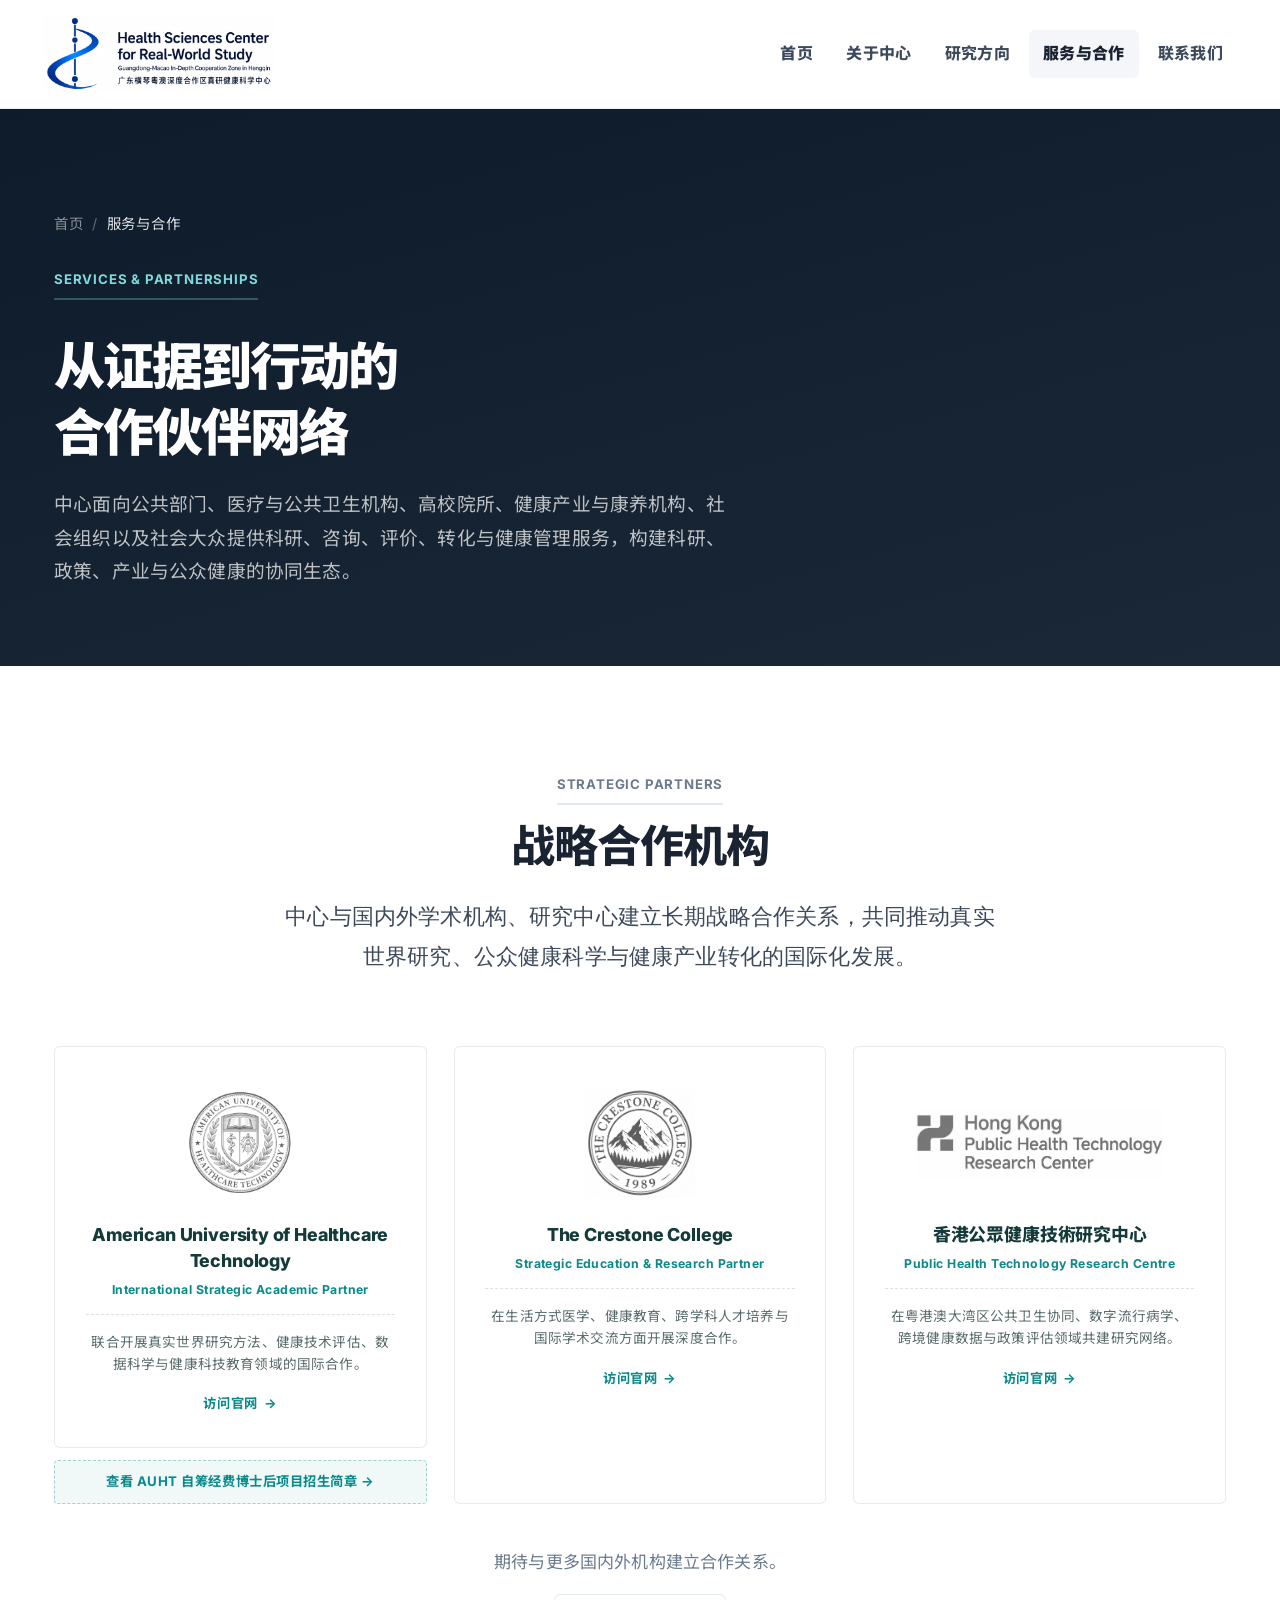
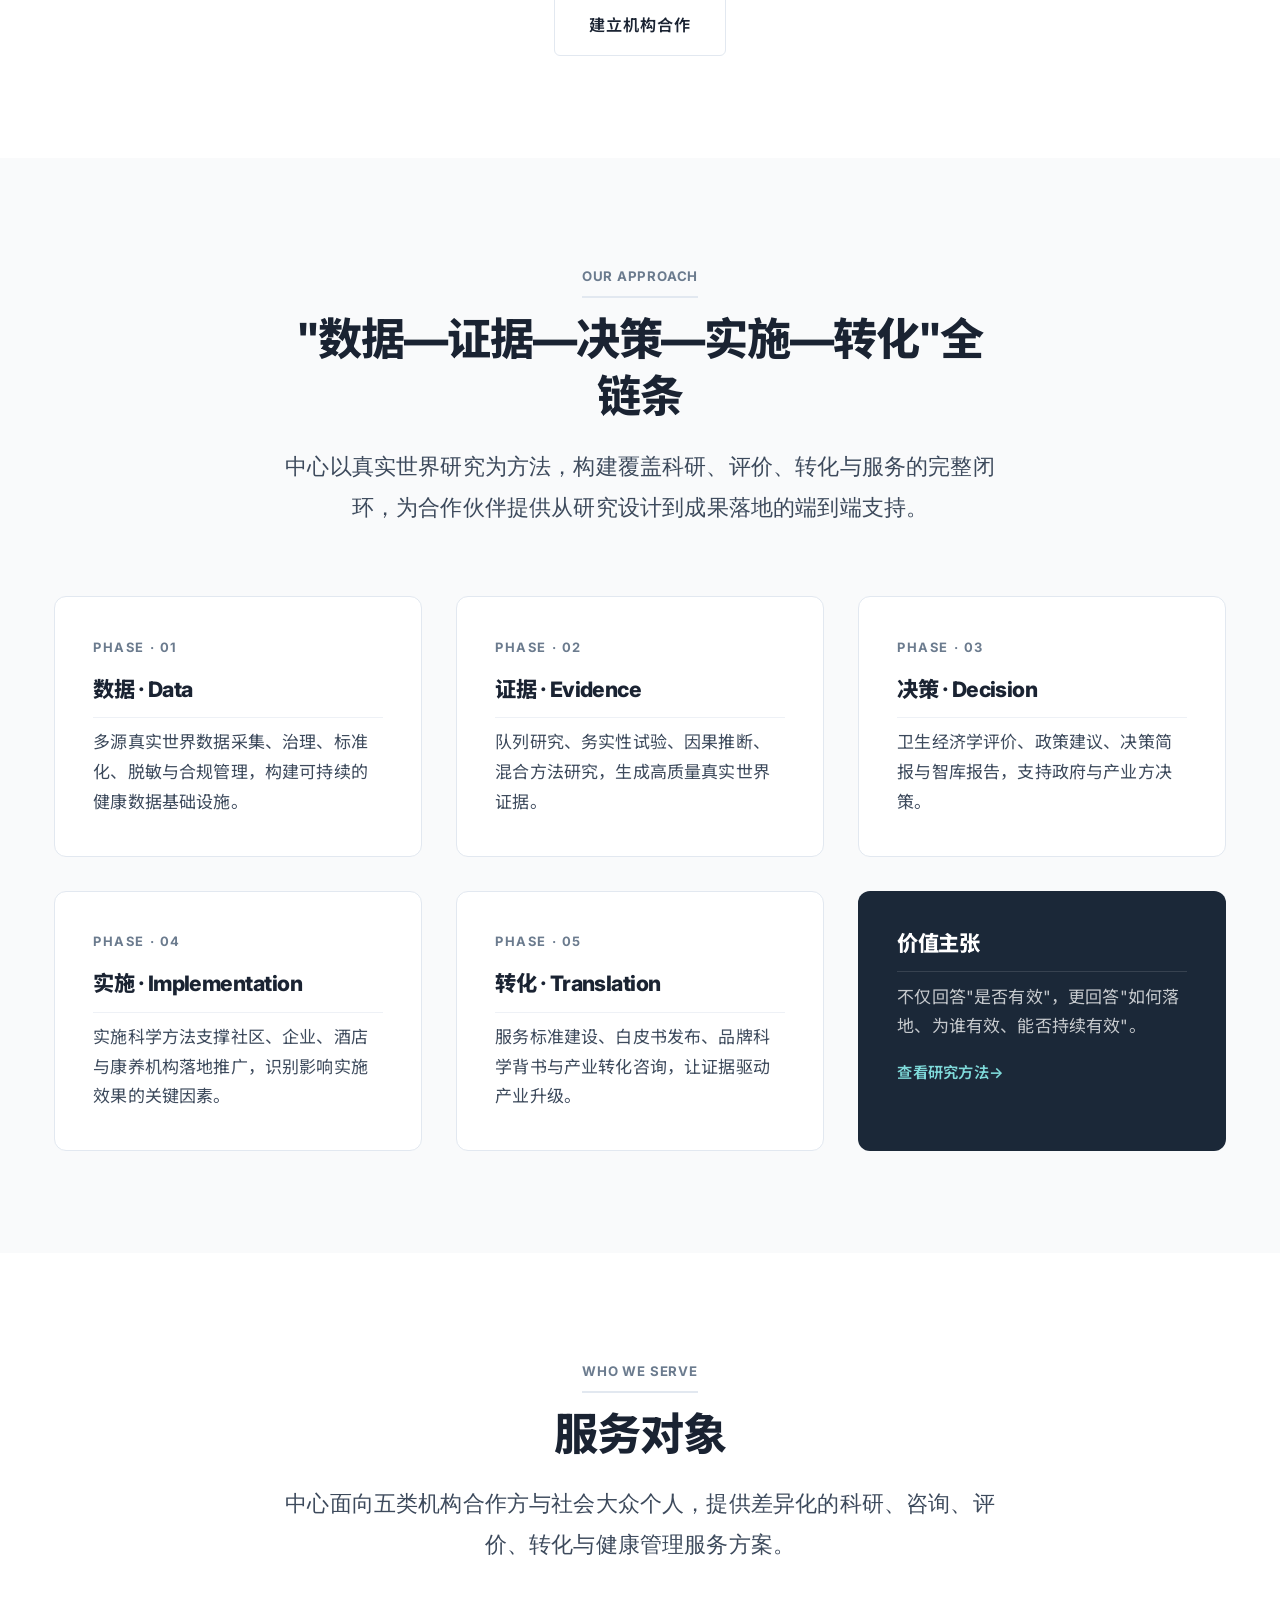
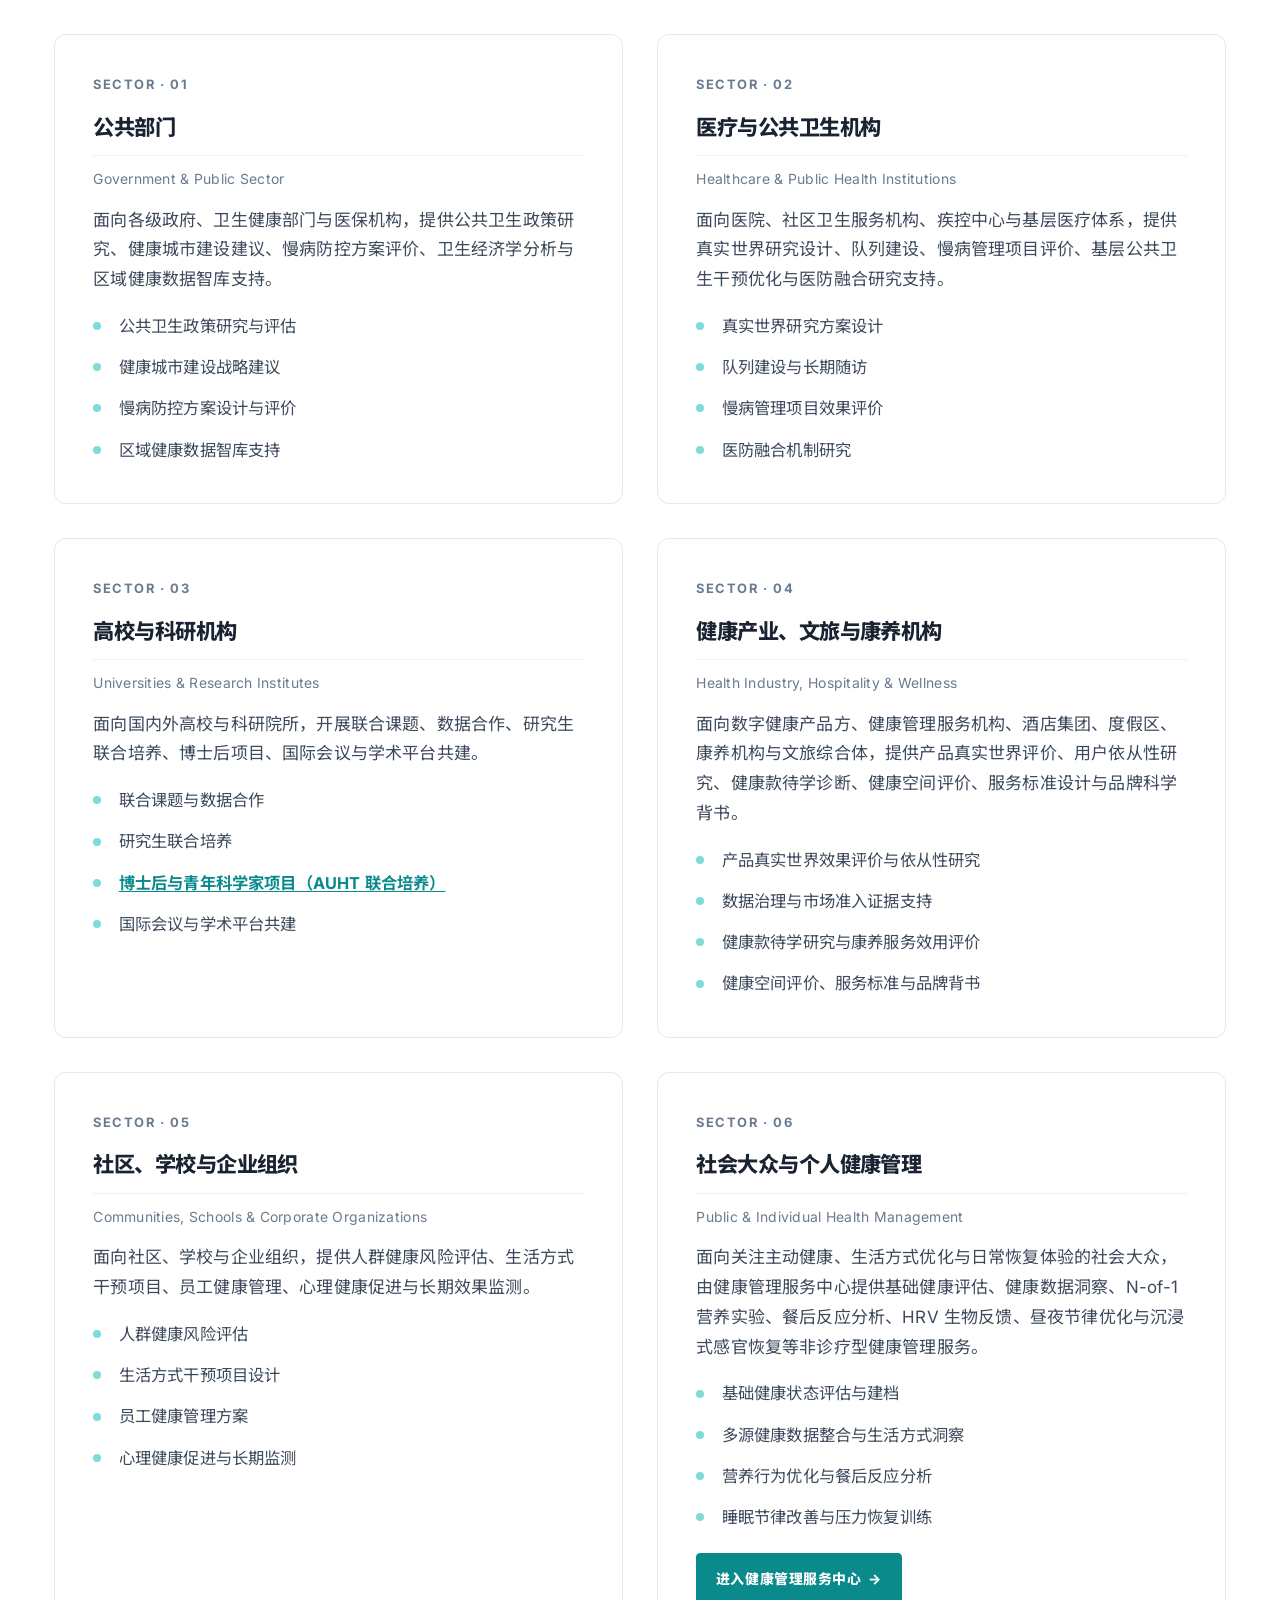
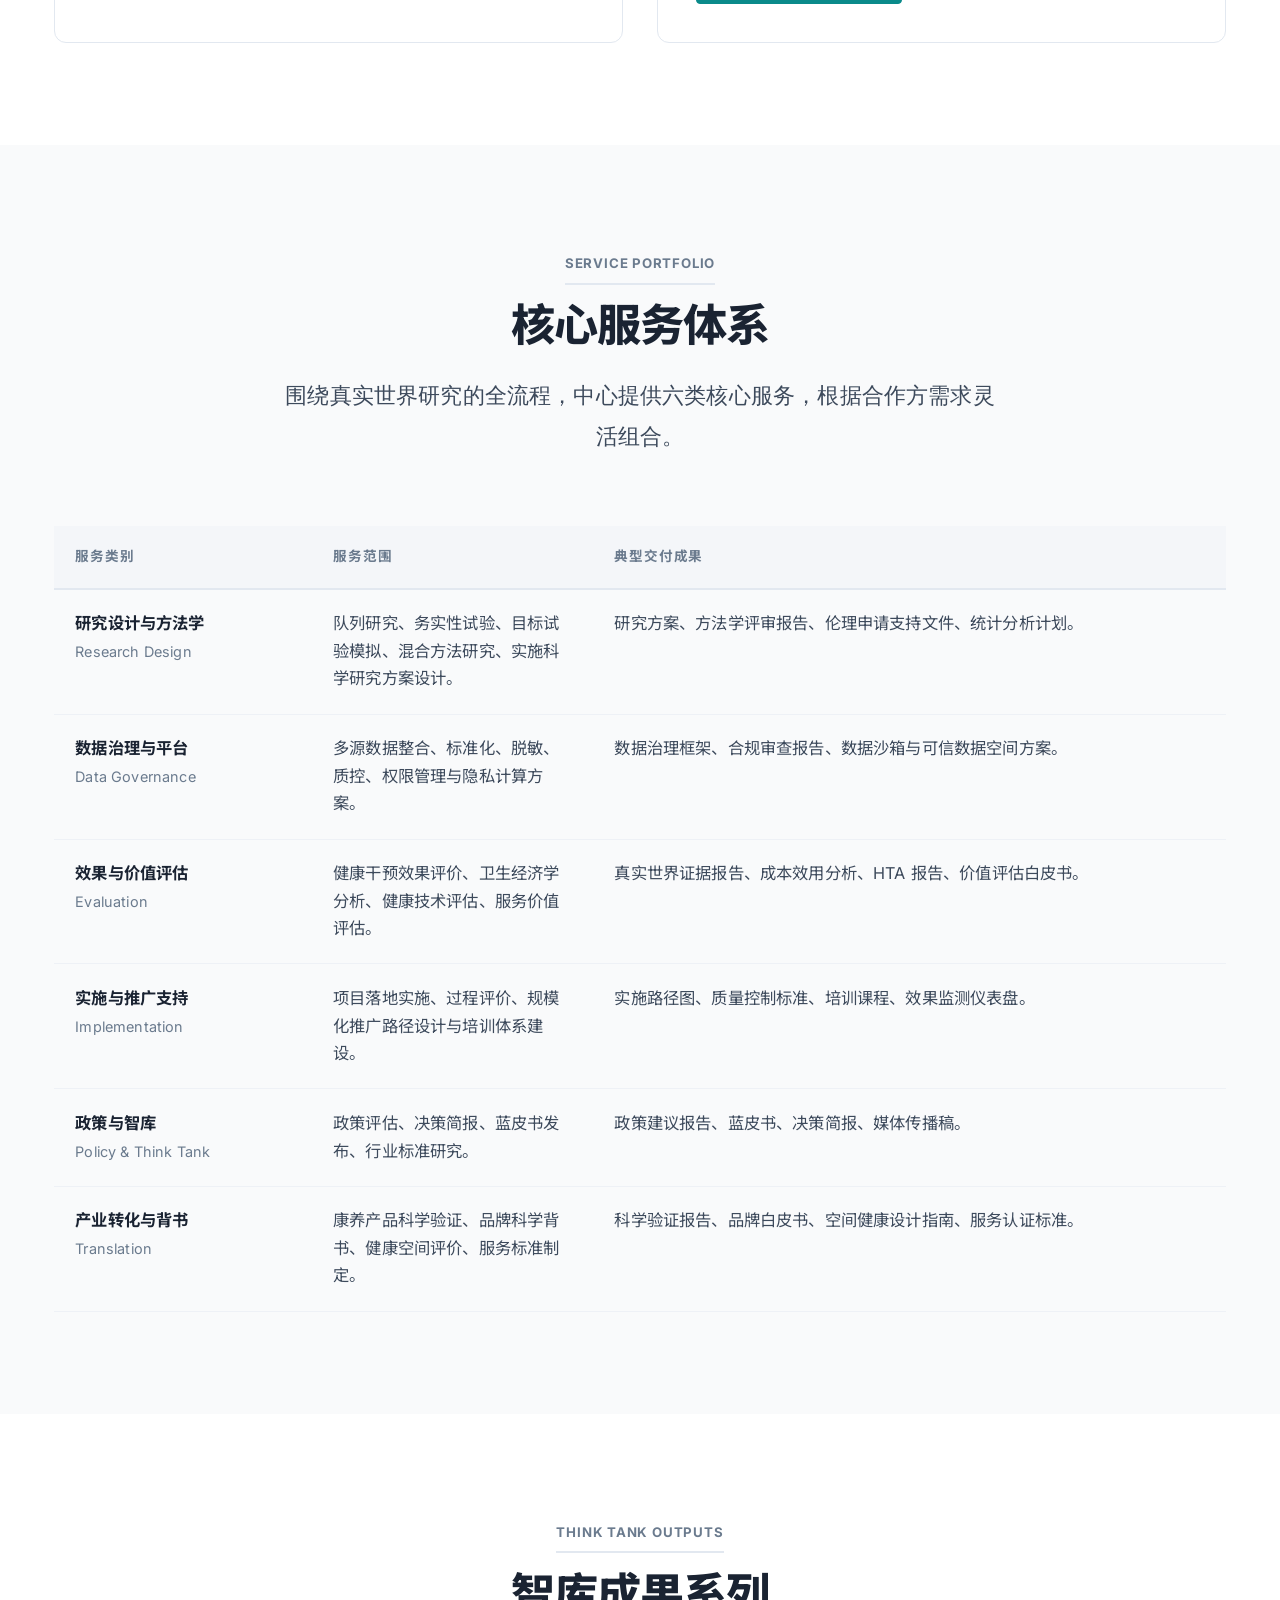
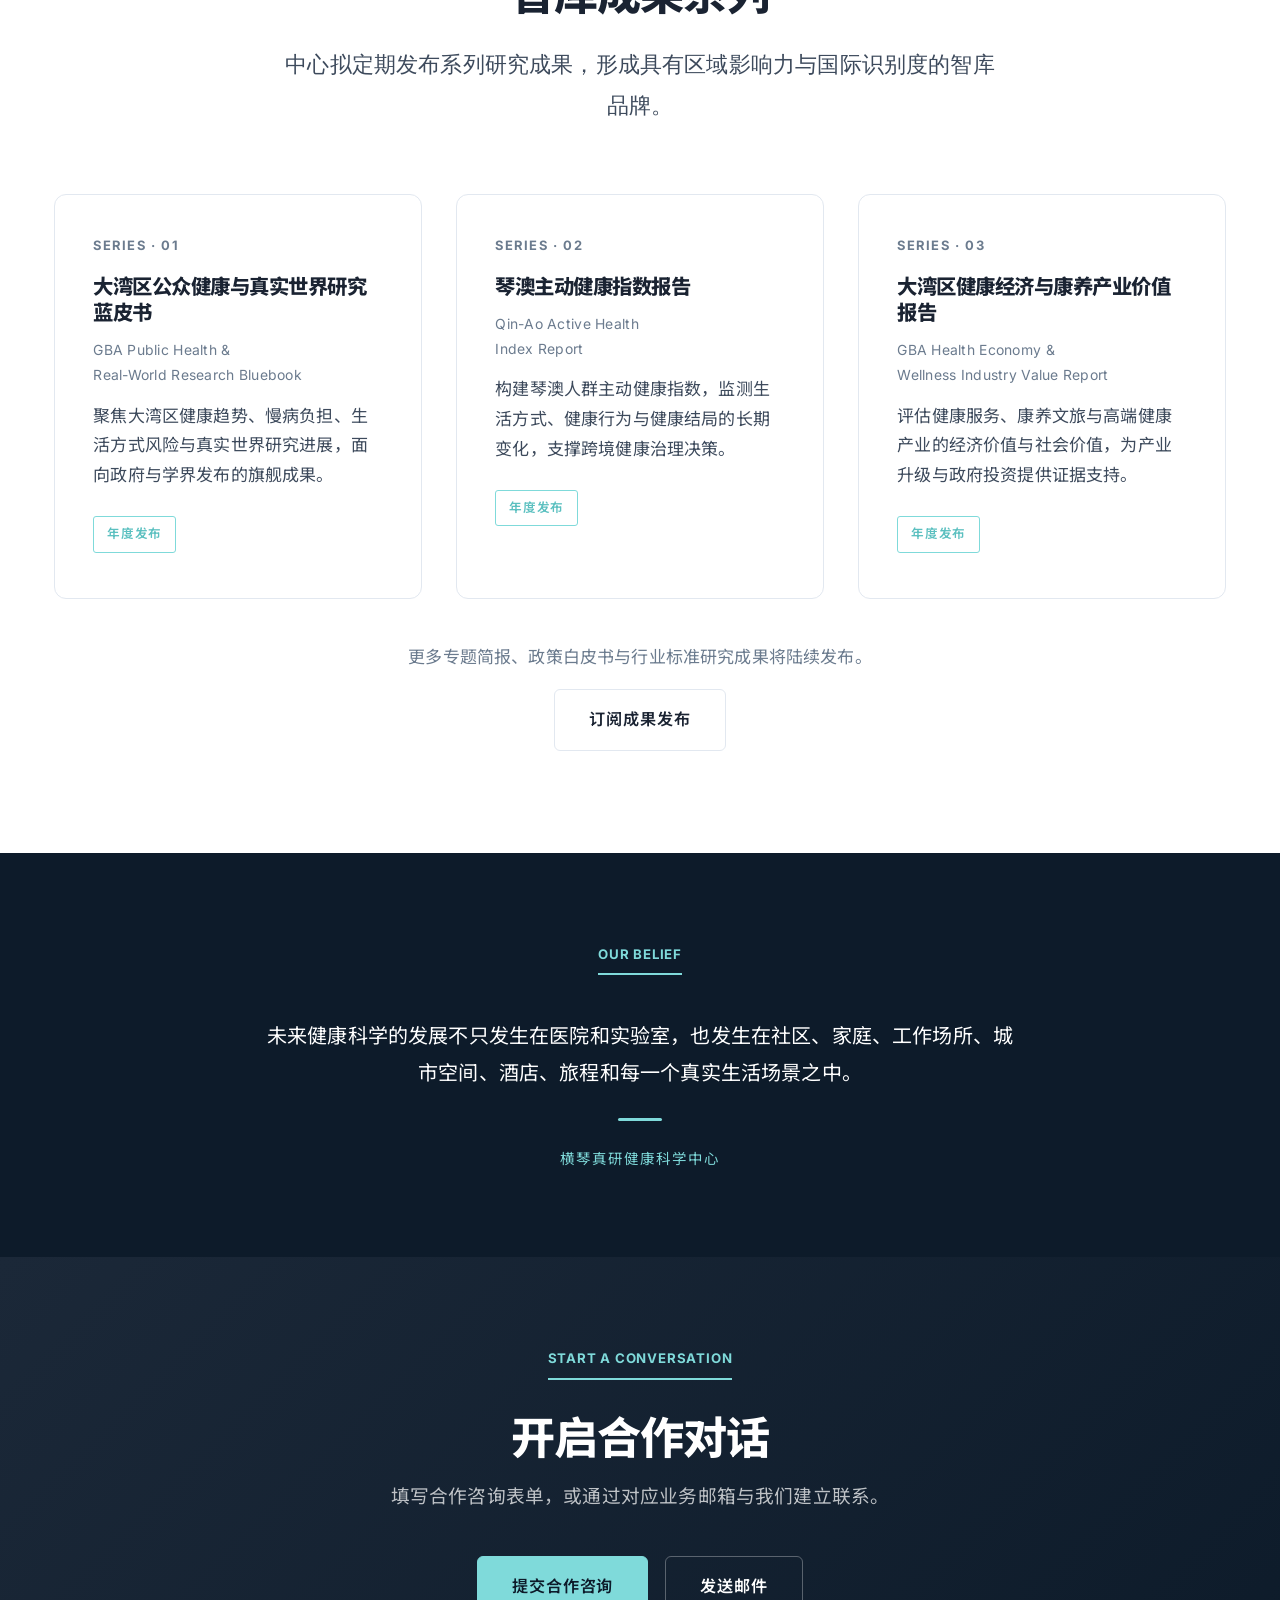
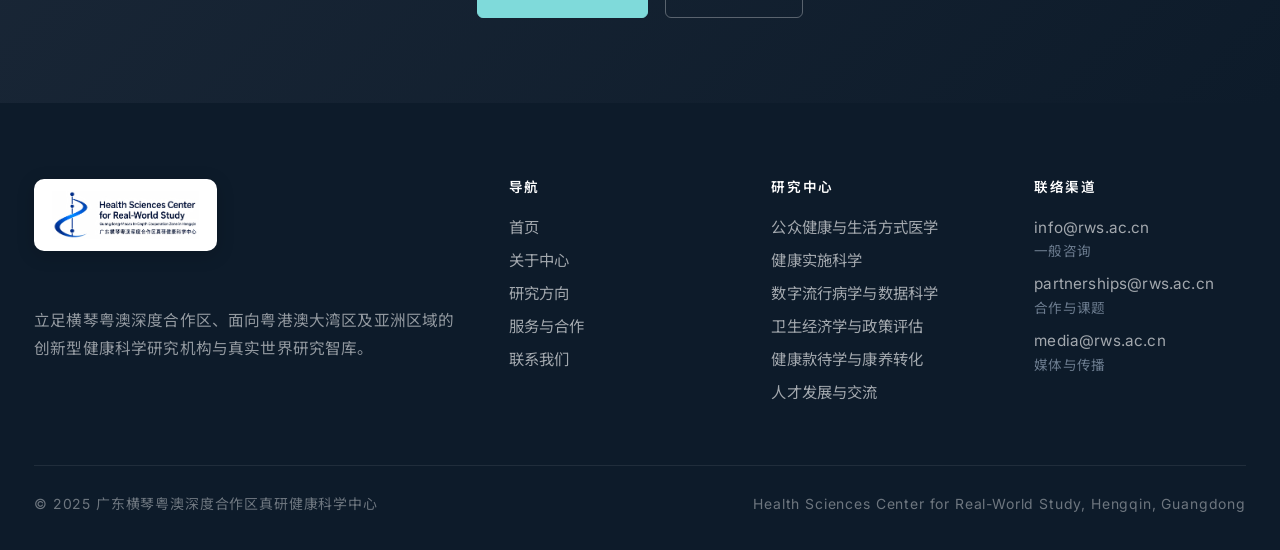
<file: services.html>
<!DOCTYPE html>
<html lang="zh-CN">
<head>
    <meta charset="UTF-8">
    <meta name="viewport" content="width=device-width, initial-scale=1.0">
    <title>服务与合作 | 广东横琴粤澳深度合作区真研健康科学中心</title>
    <meta name="description" content="真研健康科学中心面向政府、医疗与公共卫生机构、高校院所、健康企业、文旅康养机构、社会组织与社会大众提供科研、咨询、评价、转化与健康管理服务。">
    <link rel="icon" href="img/logo-mark.png" type="image/png">

    <!-- Fonts: Latin / Numbers use Inter; Chinese falls back to 黑体体系 -->
    <link rel="preconnect" href="https://fonts.googleapis.com">
    <link rel="preconnect" href="https://fonts.gstatic.com" crossorigin>
    <link href="https://fonts.googleapis.com/css2?family=Inter:wght@400;500;600;700;800;900&family=Noto+Sans+SC:wght@400;500;700;900&display=swap" rel="stylesheet">

    <link rel="stylesheet" href="styles.css">

    <!-- =====================================================
         Typography & Partners Section Styles
    ===================================================== -->
    <style>
        :root {
            --font-latin: "Inter", "Helvetica Neue", Arial, sans-serif;
            --font-cjk: "SimHei", "Heiti SC", "Microsoft YaHei", "PingFang SC", "Noto Sans SC", sans-serif;
            --font-main: "Inter", "Helvetica Neue", Arial, "SimHei", "Heiti SC", "Microsoft YaHei", "PingFang SC", "Noto Sans SC", sans-serif;
        }

        html,
        body {
            font-family: var(--font-main);
            font-feature-settings: "liga" 1, "kern" 1, "tnum" 0;
            -webkit-font-smoothing: antialiased;
            -moz-osx-font-smoothing: grayscale;
        }

        h1, h2, h3, h4, h5, h6,
        p, li, a, span, td, th, blockquote, button {
            font-family: var(--font-main);
        }

        .eyebrow,
        .num,
        .en,
        .partner-name-en,
        .partner-visit,
        .tag,
        .btn,
        .breadcrumb,
        .legal {
            font-family: var(--font-latin), var(--font-cjk);
            letter-spacing: .06em;
        }

        h1, h2, h3 {
            font-weight: 800;
            letter-spacing: -0.025em;
        }

        /* =====================================================
           Header Navigation Font Weight
        ===================================================== */
        .site-header .nav-menu a {
            font-family: var(--font-main);
            font-weight: 800;
            letter-spacing: .02em;
        }

        .site-header .nav-menu a.is-active {
            font-weight: 900;
        }

        .site-header .nav-toggle {
            font-family: var(--font-main);
            font-weight: 800;
        }

        .page-header h1 {
            font-weight: 900;
            letter-spacing: -0.04em;
        }

        .lead {
            font-weight: 400;
            line-height: 1.85;
        }

        .partners-grid {
            display: grid;
            grid-template-columns: repeat(3, 1fr);
            gap: 1.6rem;
            margin-top: 2.5rem;
        }

        .partner-card {
            background: #fff;
            border: 1px solid rgba(0, 0, 0, .08);
            border-radius: 6px;
            padding: 2.4rem 1.8rem 1.8rem;
            text-decoration: none;
            color: inherit;
            display: flex;
            flex-direction: column;
            align-items: center;
            text-align: center;
            transition: transform .35s ease, box-shadow .35s ease, border-color .35s ease;
            position: relative;
            overflow: hidden;
        }

        .partner-card::after {
            content: '';
            position: absolute;
            left: 0;
            bottom: 0;
            width: 0;
            height: 2px;
            background: #0a8a8a;
            transition: width .4s ease;
        }

        .partner-card:hover {
            transform: translateY(-5px);
            box-shadow: 0 18px 42px rgba(20, 58, 58, .1);
            border-color: rgba(10, 138, 138, .35);
        }

        .partner-card:hover::after {
            width: 100%;
        }

        .partner-logo {
            width: 100%;
            height: 110px;
            display: flex;
            align-items: center;
            justify-content: center;
            margin-bottom: 1.4rem;
        }

        .partner-logo img {
            max-width: 80%;
            max-height: 100%;
            object-fit: contain;
            filter: grayscale(100%);
            opacity: .72;
            transition: filter .4s ease, opacity .4s ease, transform .4s ease;
        }

        .partner-card:hover .partner-logo img {
            filter: grayscale(0);
            opacity: 1;
            transform: scale(1.04);
        }

        .partner-name {
            margin: 0;
            font-size: 1.05rem;
            font-weight: 800;
            color: #143a3a;
            line-height: 1.45;
            letter-spacing: -0.01em;
        }

        .partner-name-en {
            display: block;
            margin-top: .45rem;
            font-size: .72rem;
            letter-spacing: .035em;
            text-transform: none;
            color: #0a8a8a;
            font-weight: 700;
        }

        .partner-meta {
            margin-top: .9rem;
            padding-top: .9rem;
            border-top: 1px dashed rgba(0, 0, 0, .12);
            font-size: .8rem;
            color: #5a6b6b;
            line-height: 1.65;
            width: 100%;
        }

        .partner-visit {
            display: inline-flex;
            align-items: center;
            gap: .35rem;
            margin-top: 1rem;
            font-size: .78rem;
            font-weight: 700;
            color: #0a8a8a;
            letter-spacing: .04em;
        }

        .partner-visit::after {
            content: '→';
            transition: transform .35s ease;
        }

        .partner-card:hover .partner-visit::after {
            transform: translateX(4px);
        }

        /* =====================================================
           Partner Sub-Link (Program Entry)
        ===================================================== */
        .partner-sublink {
            display: block;
            text-align: center;
            margin-top: .7rem;
            padding: .55rem .8rem;
            font-size: .78rem;
            font-weight: 700;
            color: #0a8a8a;
            letter-spacing: .04em;
            background: rgba(10, 138, 138, .06);
            border: 1px dashed rgba(10, 138, 138, .35);
            border-radius: 4px;
            text-decoration: none;
            transition: background .3s ease, border-color .3s ease, transform .3s ease;
        }

        .partner-sublink:hover {
            background: rgba(10, 138, 138, .12);
            border-color: rgba(10, 138, 138, .6);
            transform: translateY(-2px);
        }

        /* =====================================================
           Inline Highlight Link (within checklist)
        ===================================================== */
        .inline-link {
            color: #0a8a8a;
            font-weight: 700;
            text-decoration: underline;
            text-underline-offset: 2px;
        }

        .inline-link:hover {
            color: #066b6b;
        }

        /* =====================================================
           Sector Card Entry Button (Health Management Center)
        ===================================================== */
        .sector-entry {
            display: inline-flex;
            align-items: center;
            gap: .4rem;
            margin-top: 1.2rem;
            padding: .7rem 1.1rem;
            font-size: .82rem;
            font-weight: 800;
            color: #fff;
            background: #0a8a8a;
            border: 1px solid #0a8a8a;
            border-radius: 4px;
            text-decoration: none;
            letter-spacing: .04em;
            transition: background .3s ease, transform .3s ease, box-shadow .3s ease;
        }

        .sector-entry::after {
            content: '→';
            transition: transform .35s ease;
        }

        .sector-entry:hover {
            background: #066b6b;
            border-color: #066b6b;
            transform: translateY(-2px);
            box-shadow: 0 10px 24px rgba(10, 138, 138, .25);
        }

        .sector-entry:hover::after {
            transform: translateX(4px);
        }

        @media (max-width: 900px) {
            .partners-grid {
                grid-template-columns: repeat(2, 1fr);
            }
        }

        @media (max-width: 600px) {
            .partners-grid {
                grid-template-columns: 1fr;
            }

            .partner-card {
                padding: 2rem 1.4rem 1.6rem;
            }
        }
    </style>
</head>
<body>

<!-- =====================================================
     Header / Navigation
===================================================== -->
<header class="site-header">
    <div class="nav-container">
        <a href="index.html" class="brand">
            <img src="img/logo.png" alt="横琴真研健康科学中心" class="brand-logo">
        </a>

        <nav>
            <ul class="nav-menu">
                <li><a href="index.html">首页</a></li>
                <li><a href="about.html">关于中心</a></li>
                <li><a href="research.html">研究方向</a></li>
                <li><a href="services.html" class="is-active">服务与合作</a></li>
                <li><a href="contact.html">联系我们</a></li>
            </ul>
            <button class="nav-toggle" aria-label="菜单">菜单</button>
        </nav>
    </div>
</header>

<!-- =====================================================
     Page Header
===================================================== -->
<section class="page-header">
    <div class="container">
        <ul class="breadcrumb">
            <li><a href="index.html">首页</a></li>
            <li>服务与合作</li>
        </ul>
        <span class="eyebrow">Services & Partnerships</span>
        <h1>从证据到行动的<br>合作伙伴网络</h1>
        <p>中心面向公共部门、医疗与公共卫生机构、高校院所、健康产业与康养机构、社会组织以及社会大众提供科研、咨询、评价、转化与健康管理服务，构建科研、政策、产业与公众健康的协同生态。</p>
    </div>
</section>

<!-- =====================================================
     Section: Strategic Partners
===================================================== -->
<section class="section">
    <div class="container">
        <div class="section-head">
            <span class="eyebrow">Strategic Partners</span>
            <h2>战略合作机构</h2>
            <p class="lead">中心与国内外学术机构、研究中心建立长期战略合作关系，共同推动真实世界研究、公众健康科学与健康产业转化的国际化发展。</p>
        </div>

        <div class="partners-grid">
            <div>
                <a href="https://auht.us.org/" target="_blank" rel="noopener noreferrer" class="partner-card" aria-label="访问 American University of Healthcare Technology 官网">
                    <div class="partner-logo">
                        <img src="img/partners/us-healthcare-tech-university.png" alt="American University of Healthcare Technology Logo">
                    </div>
                    <h3 class="partner-name">
                        American University of Healthcare Technology
                        <span class="partner-name-en">International Strategic Academic Partner</span>
                    </h3>
                    <p class="partner-meta">联合开展真实世界研究方法、健康技术评估、数据科学与健康科技教育领域的国际合作。</p>
                    <span class="partner-visit">访问官网</span>
                </a>
                <a href="postdoc-auht.html" class="partner-sublink" aria-label="查看美利坚健康科技大学自筹经费博士后研究学者项目招生简章">
                    查看 AUHT 自筹经费博士后项目招生简章 →
                </a>
            </div>

            <a href="https://tcc.us.org/" target="_blank" rel="noopener noreferrer" class="partner-card" aria-label="访问 The Crestone College 官网">
                <div class="partner-logo">
                    <img src="img/partners/creston-college.png" alt="The Crestone College Logo">
                </div>
                <h3 class="partner-name">
                    The Crestone College
                    <span class="partner-name-en">Strategic Education & Research Partner</span>
                </h3>
                <p class="partner-meta">在生活方式医学、健康教育、跨学科人才培养与国际学术交流方面开展深度合作。</p>
                <span class="partner-visit">访问官网</span>
            </a>

            <a href="https://www.epidemiology.hk/" target="_blank" rel="noopener noreferrer" class="partner-card" aria-label="访问 香港公眾健康技術研究中心 官网">
                <div class="partner-logo">
                    <img src="img/partners/hk-public-health-tech.png" alt="香港公眾健康技術研究中心 Logo">
                </div>
                <h3 class="partner-name">
                    香港公眾健康技術研究中心
                    <span class="partner-name-en">Public Health Technology Research Centre</span>
                </h3>
                <p class="partner-meta">在粤港澳大湾区公共卫生协同、数字流行病学、跨境健康数据与政策评估领域共建研究网络。</p>
                <span class="partner-visit">访问官网</span>
            </a>
        </div>

        <div class="mt-4 text-center">
            <p class="text-muted">期待与更多国内外机构建立合作关系。</p>
            <a href="contact.html" class="btn btn-outline mt-2">建立机构合作</a>
        </div>
    </div>
</section>

<!-- =====================================================
     Section: Service Loop
===================================================== -->
<section class="section section--soft">
    <div class="container">
        <div class="section-head">
            <span class="eyebrow">Our Approach</span>
            <h2>"数据—证据—决策—实施—转化"全链条</h2>
            <p class="lead">中心以真实世界研究为方法，构建覆盖科研、评价、转化与服务的完整闭环，为合作伙伴提供从研究设计到成果落地的端到端支持。</p>
        </div>

        <div class="grid grid--3">
            <div class="card">
                <div class="num">PHASE · 01</div>
                <h3>数据 · Data</h3>
                <p>多源真实世界数据采集、治理、标准化、脱敏与合规管理，构建可持续的健康数据基础设施。</p>
            </div>
            <div class="card">
                <div class="num">PHASE · 02</div>
                <h3>证据 · Evidence</h3>
                <p>队列研究、务实性试验、因果推断、混合方法研究，生成高质量真实世界证据。</p>
            </div>
            <div class="card">
                <div class="num">PHASE · 03</div>
                <h3>决策 · Decision</h3>
                <p>卫生经济学评价、政策建议、决策简报与智库报告，支持政府与产业方决策。</p>
            </div>
            <div class="card">
                <div class="num">PHASE · 04</div>
                <h3>实施 · Implementation</h3>
                <p>实施科学方法支撑社区、企业、酒店与康养机构落地推广，识别影响实施效果的关键因素。</p>
            </div>
            <div class="card">
                <div class="num">PHASE · 05</div>
                <h3>转化 · Translation</h3>
                <p>服务标准建设、白皮书发布、品牌科学背书与产业转化咨询，让证据驱动产业升级。</p>
            </div>
            <div class="card feature-card">
                <h3>价值主张</h3>
                <p>不仅回答"是否有效"，更回答"如何落地、为谁有效、能否持续有效"。</p>
                <a href="research.html" class="more" style="color:#7fdada;">查看研究方法</a>
            </div>
        </div>
    </div>
</section>

<!-- =====================================================
     Section: Who We Serve
===================================================== -->
<section class="section">
    <div class="container">
        <div class="section-head">
            <span class="eyebrow">Who We Serve</span>
            <h2>服务对象</h2>
            <p class="lead">中心面向五类机构合作方与社会大众个人，提供差异化的科研、咨询、评价、转化与健康管理服务方案。</p>
        </div>

        <div class="grid grid--2">
            <article class="card">
                <div class="num">SECTOR · 01</div>
                <h3>公共部门</h3>
                <span class="en">Government & Public Sector</span>
                <p>面向各级政府、卫生健康部门与医保机构，提供公共卫生政策研究、健康城市建设建议、慢病防控方案评价、卫生经济学分析与区域健康数据智库支持。</p>
                <ul class="checklist mt-2" style="font-size:.92rem;">
                    <li>公共卫生政策研究与评估</li>
                    <li>健康城市建设战略建议</li>
                    <li>慢病防控方案设计与评价</li>
                    <li>区域健康数据智库支持</li>
                </ul>
            </article>

            <article class="card">
                <div class="num">SECTOR · 02</div>
                <h3>医疗与公共卫生机构</h3>
                <span class="en">Healthcare & Public Health Institutions</span>
                <p>面向医院、社区卫生服务机构、疾控中心与基层医疗体系，提供真实世界研究设计、队列建设、慢病管理项目评价、基层公共卫生干预优化与医防融合研究支持。</p>
                <ul class="checklist mt-2" style="font-size:.92rem;">
                    <li>真实世界研究方案设计</li>
                    <li>队列建设与长期随访</li>
                    <li>慢病管理项目效果评价</li>
                    <li>医防融合机制研究</li>
                </ul>
            </article>

            <article class="card">
                <div class="num">SECTOR · 03</div>
                <h3>高校与科研机构</h3>
                <span class="en">Universities & Research Institutes</span>
                <p>面向国内外高校与科研院所，开展联合课题、数据合作、研究生联合培养、博士后项目、国际会议与学术平台共建。</p>
                <ul class="checklist mt-2" style="font-size:.92rem;">
                    <li>联合课题与数据合作</li>
                    <li>研究生联合培养</li>
                    <li><a href="postdoc-auht.html" class="inline-link">博士后与青年科学家项目（AUHT 联合培养）</a></li>
                    <li>国际会议与学术平台共建</li>
                </ul>
            </article>

            <article class="card">
                <div class="num">SECTOR · 04</div>
                <h3>健康产业、文旅与康养机构</h3>
                <span class="en">Health Industry, Hospitality & Wellness</span>
                <p>面向数字健康产品方、健康管理服务机构、酒店集团、度假区、康养机构与文旅综合体，提供产品真实世界评价、用户依从性研究、健康款待学诊断、健康空间评价、服务标准设计与品牌科学背书。</p>
                <ul class="checklist mt-2" style="font-size:.92rem;">
                    <li>产品真实世界效果评价与依从性研究</li>
                    <li>数据治理与市场准入证据支持</li>
                    <li>健康款待学研究与康养服务效用评价</li>
                    <li>健康空间评价、服务标准与品牌背书</li>
                </ul>
            </article>

            <article class="card">
                <div class="num">SECTOR · 05</div>
                <h3>社区、学校与企业组织</h3>
                <span class="en">Communities, Schools & Corporate Organizations</span>
                <p>面向社区、学校与企业组织，提供人群健康风险评估、生活方式干预项目、员工健康管理、心理健康促进与长期效果监测。</p>
                <ul class="checklist mt-2" style="font-size:.92rem;">
                    <li>人群健康风险评估</li>
                    <li>生活方式干预项目设计</li>
                    <li>员工健康管理方案</li>
                    <li>心理健康促进与长期监测</li>
                </ul>
            </article>

            <article class="card">
                <div class="num">SECTOR · 06</div>
                <h3>社会大众与个人健康管理</h3>
                <span class="en">Public & Individual Health Management</span>
                <p>面向关注主动健康、生活方式优化与日常恢复体验的社会大众，由健康管理服务中心提供基础健康评估、健康数据洞察、N-of-1 营养实验、餐后反应分析、HRV 生物反馈、昼夜节律优化与沉浸式感官恢复等非诊疗型健康管理服务。</p>
                <ul class="checklist mt-2" style="font-size:.92rem;">
                    <li>基础健康状态评估与建档</li>
                    <li>多源健康数据整合与生活方式洞察</li>
                    <li>营养行为优化与餐后反应分析</li>
                    <li>睡眠节律改善与压力恢复训练</li>
                </ul>
                <a href="health-management.html" class="sector-entry" aria-label="进入健康管理服务中心页面">
                    进入健康管理服务中心
                </a>
            </article>
        </div>
    </div>
</section>

<!-- =====================================================
     Section: Service Portfolio
===================================================== -->
<section class="section section--soft">
    <div class="container">
        <div class="section-head">
            <span class="eyebrow">Service Portfolio</span>
            <h2>核心服务体系</h2>
            <p class="lead">围绕真实世界研究的全流程，中心提供六类核心服务，根据合作方需求灵活组合。</p>
        </div>

        <table class="table">
            <thead>
                <tr>
                    <th style="width:22%;">服务类别</th>
                    <th style="width:24%;">服务范围</th>
                    <th>典型交付成果</th>
                </tr>
            </thead>
            <tbody>
                <tr>
                    <td><strong>研究设计与方法学</strong><br><span class="text-muted" style="font-size:.85rem;">Research Design</span></td>
                    <td>队列研究、务实性试验、目标试验模拟、混合方法研究、实施科学研究方案设计。</td>
                    <td>研究方案、方法学评审报告、伦理申请支持文件、统计分析计划。</td>
                </tr>
                <tr>
                    <td><strong>数据治理与平台</strong><br><span class="text-muted" style="font-size:.85rem;">Data Governance</span></td>
                    <td>多源数据整合、标准化、脱敏、质控、权限管理与隐私计算方案。</td>
                    <td>数据治理框架、合规审查报告、数据沙箱与可信数据空间方案。</td>
                </tr>
                <tr>
                    <td><strong>效果与价值评估</strong><br><span class="text-muted" style="font-size:.85rem;">Evaluation</span></td>
                    <td>健康干预效果评价、卫生经济学分析、健康技术评估、服务价值评估。</td>
                    <td>真实世界证据报告、成本效用分析、HTA 报告、价值评估白皮书。</td>
                </tr>
                <tr>
                    <td><strong>实施与推广支持</strong><br><span class="text-muted" style="font-size:.85rem;">Implementation</span></td>
                    <td>项目落地实施、过程评价、规模化推广路径设计与培训体系建设。</td>
                    <td>实施路径图、质量控制标准、培训课程、效果监测仪表盘。</td>
                </tr>
                <tr>
                    <td><strong>政策与智库</strong><br><span class="text-muted" style="font-size:.85rem;">Policy & Think Tank</span></td>
                    <td>政策评估、决策简报、蓝皮书发布、行业标准研究。</td>
                    <td>政策建议报告、蓝皮书、决策简报、媒体传播稿。</td>
                </tr>
                <tr>
                    <td><strong>产业转化与背书</strong><br><span class="text-muted" style="font-size:.85rem;">Translation</span></td>
                    <td>康养产品科学验证、品牌科学背书、健康空间评价、服务标准制定。</td>
                    <td>科学验证报告、品牌白皮书、空间健康设计指南、服务认证标准。</td>
                </tr>
            </tbody>
        </table>
    </div>
</section>

<!-- =====================================================
     Section: Think Tank Outputs
===================================================== -->
<section class="section">
    <div class="container">
        <div class="section-head">
            <span class="eyebrow">Think Tank Outputs</span>
            <h2>智库成果系列</h2>
            <p class="lead">中心拟定期发布系列研究成果，形成具有区域影响力与国际识别度的智库品牌。</p>
        </div>

        <div class="grid grid--3">
            <article class="center-card">
                <div class="num">SERIES · 01</div>
                <h3>大湾区公众健康与真实世界研究蓝皮书</h3>
                <span class="en">GBA Public Health &<br>Real-World Research Bluebook</span>
                <p>聚焦大湾区健康趋势、慢病负担、生活方式风险与真实世界研究进展，面向政府与学界发布的旗舰成果。</p>
                <span class="tag tag--accent mt-3">年度发布</span>
            </article>

            <article class="center-card">
                <div class="num">SERIES · 02</div>
                <h3>琴澳主动健康指数报告</h3>
                <span class="en">Qin-Ao Active Health<br>Index Report</span>
                <p>构建琴澳人群主动健康指数，监测生活方式、健康行为与健康结局的长期变化，支撑跨境健康治理决策。</p>
                <span class="tag tag--accent mt-3">年度发布</span>
            </article>

            <article class="center-card">
                <div class="num">SERIES · 03</div>
                <h3>大湾区健康经济与康养产业价值报告</h3>
                <span class="en">GBA Health Economy &<br>Wellness Industry Value Report</span>
                <p>评估健康服务、康养文旅与高端健康产业的经济价值与社会价值，为产业升级与政府投资提供证据支持。</p>
                <span class="tag tag--accent mt-3">年度发布</span>
            </article>
        </div>

        <div class="mt-4 text-center">
            <p class="text-muted">更多专题简报、政策白皮书与行业标准研究成果将陆续发布。</p>
            <a href="contact.html" class="btn btn-outline mt-2">订阅成果发布</a>
        </div>
    </div>
</section>

<!-- =====================================================
     Closing Quote
===================================================== -->
<section class="section section--ink" style="padding-top:5rem; padding-bottom:5rem;">
    <div class="container container--narrow text-center">
        <span class="eyebrow" style="color:#7fdada; border-color:#7fdada;">Our Belief</span>
        <blockquote style="border:none; font-style:normal; padding:0; margin:1.5rem 0; color:#fff; text-align:center;">
            未来健康科学的发展不只发生在医院和实验室，也发生在社区、家庭、工作场所、城市空间、酒店、旅程和每一个真实生活场景之中。
        </blockquote>
        <div class="divider divider--center" style="background:#7fdada;"></div>
        <p style="color:#7fdada; font-size:.85rem; letter-spacing:.14em; text-transform:uppercase; margin-top:1.5rem;">
            横琴真研健康科学中心
        </p>
    </div>
</section>

<!-- =====================================================
     CTA
===================================================== -->
<section class="cta">
    <div class="container">
        <span class="eyebrow" style="color:#7fdada; border-color:#7fdada;">Start a Conversation</span>
        <h2>开启合作对话</h2>
        <p>填写合作咨询表单，或通过对应业务邮箱与我们建立联系。</p>
        <div class="hero-actions" style="justify-content:center;">
            <a href="contact.html" class="btn btn-primary">提交合作咨询</a>
            <a href="mailto:partnerships@rws.ac.cn" class="btn btn-ghost">发送邮件</a>
        </div>
    </div>
</section>

<!-- =====================================================
     Footer
===================================================== -->
<footer class="site-footer">
    <div class="footer-grid">
        <div class="footer-brand">
            <div class="brand brand--footer">
                <img src="img/logo.png" alt="横琴真研健康科学中心" class="brand-logo">
            </div>
            <p>立足横琴粤澳深度合作区、面向粤港澳大湾区及亚洲区域的创新型健康科学研究机构与真实世界研究智库。</p>
        </div>

        <div>
            <h5>导航</h5>
            <ul>
                <li><a href="index.html">首页</a></li>
                <li><a href="about.html">关于中心</a></li>
                <li><a href="research.html">研究方向</a></li>
                <li><a href="services.html">服务与合作</a></li>
                <li><a href="contact.html">联系我们</a></li>
            </ul>
        </div>

        <div>
            <h5>研究中心</h5>
            <ul>
                <li><a href="research.html#center-1">公众健康与生活方式医学</a></li>
                <li><a href="research.html#center-2">健康实施科学</a></li>
                <li><a href="research.html#center-3">数字流行病学与数据科学</a></li>
                <li><a href="research.html#center-4">卫生经济学与政策评估</a></li>
                <li><a href="research.html#center-5">健康款待学与康养转化</a></li>
                <li><a href="research.html#center-6">人才发展与交流</a></li>
            </ul>
        </div>

        <div>
            <h5>联络渠道</h5>
            <ul>
                <li>
                    <a href="mailto:info@rws.ac.cn">info@rws.ac.cn</a><br>
                    <span style="color:var(--text-soft); font-size:.8rem;">一般咨询</span>
                </li>
                <li style="margin-top:.5rem;">
                    <a href="mailto:partnerships@rws.ac.cn">partnerships@rws.ac.cn</a><br>
                    <span style="color:var(--text-soft); font-size:.8rem;">合作与课题</span>
                </li>
                <li style="margin-top:.5rem;">
                    <a href="mailto:media@rws.ac.cn">media@rws.ac.cn</a><br>
                    <span style="color:var(--text-soft); font-size:.8rem;">媒体与传播</span>
                </li>
            </ul>
        </div>
    </div>

    <div class="legal">
        <span>© 2025 广东横琴粤澳深度合作区真研健康科学中心</span>
        <span>Health Sciences Center for Real-World Study, Hengqin, Guangdong</span>
    </div>
</footer>

<!-- =====================================================
     Minimal interactivity
===================================================== -->
<script>
    const toggle = document.querySelector('.nav-toggle');
    const menu   = document.querySelector('.nav-menu');

    if (toggle && menu) {
        toggle.addEventListener('click', () => menu.classList.toggle('is-open'));
    }

    const io = new IntersectionObserver((entries) => {
        entries.forEach(e => {
            if (e.isIntersecting) {
                e.target.classList.add('is-in');
            }
        });
    }, { threshold: 0.12 });

    document.querySelectorAll('.section, .card, .center-card, .partner-card').forEach(el => {
        el.classList.add('reveal');
        io.observe(el);
    });
</script>

</body>
</html>
</file>
<file: styles.css>
/* =====================================================
   styles.css — 横琴真研健康科学中心
   Design Language: Scientific · Trustworthy · Modern
   ===================================================== */

/* ----- Reset & Base ----- */
*, *::before, *::after {
    margin: 0;
    padding: 0;
    box-sizing: border-box;
}

:root {
    --ink-900: #0d1b2a;
    --ink-800: #1b2838;
    --ink-700: #243447;
    --ink-600: #2f4562;
    --ink-100: #f4f6f9;
    --ink-50:  #f9fafb;

    --accent: #7fdada;
    --accent-dark: #5bc0c0;
    --accent-glow: rgba(127, 218, 218, .12);

    --text-primary: #1a2332;
    --text-secondary: #3d4a5c;
    --text-soft: #6b7b8e;
    --text-inv: #ffffff;

    --border: #e2e8f0;
    --border-light: #eef1f6;

    --surface: #ffffff;
    --surface-soft: var(--ink-50);

    --font-sans: 'Inter', 'Noto Sans SC', -apple-system, BlinkMacSystemFont, 'Segoe UI', 'PingFang SC', 'Microsoft YaHei', sans-serif;
    --font-serif: 'Noto Serif SC', 'Source Serif 4', Georgia, 'Times New Roman', serif;

    --section-pad: 6rem;
    --container-max: 1240px;
    --container-narrow: 820px;

    --ease: cubic-bezier(.4, 0, .2, 1);
    --duration: .3s;

    --radius: 6px;
    --radius-lg: 12px;

    /* Header logo control */
    --nav-height: 108px;
    --nav-max-width: 1440px;
    --logo-height: 76px;
    --logo-max-width: 520px;
}

html {
    font-size: 17px;
    scroll-behavior: smooth;
    -webkit-font-smoothing: antialiased;
    -moz-osx-font-smoothing: grayscale;
    text-rendering: optimizeLegibility;
}

body {
    font-family: var(--font-sans);
    color: var(--text-primary);
    background: var(--surface);
    line-height: 1.8;
    font-size: 1rem;
    font-weight: 400;
    letter-spacing: .01em;
    overflow-x: hidden;
}

img {
    max-width: 100%;
    height: auto;
    display: block;
}

a {
    color: var(--accent-dark);
    text-decoration: none;
    transition: color var(--duration) var(--ease);
}

a:hover {
    color: var(--ink-900);
}

p {
    color: var(--text-secondary);
}

.container {
    max-width: var(--container-max);
    margin: 0 auto;
    padding: 0 2rem;
}

.container--narrow {
    max-width: var(--container-narrow);
}

/* ----- Typography ----- */
h1, h2, h3, h4, h5 {
    font-family: var(--font-sans);
    font-weight: 700;
    line-height: 1.3;
    color: var(--text-primary);
    letter-spacing: -.005em;
}

h1 { font-size: clamp(2.2rem, 5vw, 3.5rem); font-weight: 800; letter-spacing: -.02em; }
h2 { font-size: clamp(1.75rem, 3.5vw, 2.6rem); font-weight: 700; letter-spacing: -.015em; }
h3 { font-size: clamp(1.2rem, 2vw, 1.55rem); font-weight: 700; }
h4 { font-size: 1.15rem; font-weight: 600; }
h5 { font-size: .82rem; font-weight: 600; letter-spacing: .12em; text-transform: uppercase; color: var(--text-soft); }

.lead {
    font-family: var(--font-serif);
    font-size: 1.3rem;
    line-height: 1.85;
    color: var(--text-secondary);
    font-weight: 400;
}

.text-muted { color: var(--text-soft); }
.text-center { text-align: center; }
.mt-2 { margin-top: 1rem; }
.mt-3 { margin-top: 1.5rem; }
.mt-4 { margin-top: 2.5rem; }

.eyebrow {
    display: inline-block;
    font-size: .78rem;
    font-weight: 700;
    letter-spacing: .16em;
    text-transform: uppercase;
    color: var(--text-soft);
    border-bottom: 2px solid var(--border);
    padding-bottom: .4rem;
    margin-bottom: 1rem;
}

.divider {
    width: 44px;
    height: 3px;
    background: var(--accent);
    border-radius: 2px;
    margin: .75rem 0;
}

.divider--center {
    margin-left: auto;
    margin-right: auto;
}

.tag {
    display: inline-block;
    font-size: .74rem;
    font-weight: 600;
    letter-spacing: .08em;
    text-transform: uppercase;
    padding: .35rem .75rem;
    border: 1px solid var(--border);
    border-radius: 3px;
    color: var(--text-soft);
    margin-right: .4rem;
    margin-bottom: .4rem;
}

.tag--accent {
    border-color: var(--accent);
    color: var(--accent-dark);
}

/* =====================================================
   HEADER & LOGO — WIDER NAVIGATION BAR
   ===================================================== */
.site-header {
    position: sticky;
    top: 0;
    z-index: 1000;
    background: #ffffff !important;
    border-bottom: 1px solid var(--border-light);
    box-shadow: 0 1px 0 rgba(0,0,0,.03);
    overflow: visible;
}

.site-header:hover {
    box-shadow: 0 2px 24px rgba(0,0,0,.05);
}

.nav-container {
    max-width: var(--nav-max-width);
    margin: 0 auto;
    padding: 0 2.5rem;

    display: flex;
    align-items: center;
    justify-content: space-between;
    gap: 2rem;

    height: var(--nav-height);
    min-height: var(--nav-height);

    overflow: visible;
}

.brand {
    display: inline-flex !important;
    align-items: center;
    gap: .75rem;
    text-decoration: none;
    color: var(--text-primary);
    line-height: 1;
    flex-shrink: 0;

    max-width: var(--logo-max-width);
    overflow: visible;
}

.site-header img,
.site-header .brand img,
.site-header .brand-mark {
    height: var(--logo-height) !important;
    max-height: var(--logo-height) !important;

    width: auto !important;
    max-width: var(--logo-max-width) !important;

    object-fit: contain !important;
    object-position: left center !important;
    display: block !important;
    flex-shrink: 0;
}

/* logo 文件已含完整中英文名，旁边的 brand-text 一律隐藏 */
.brand-text,
.site-header .brand span,
.site-header .brand small {
    display: none !important;
}

.site-header .brand:hover {
    opacity: .9;
}

.nav-menu {
    display: flex;
    list-style: none;
    gap: .25rem;
    flex-shrink: 1;
    justify-content: flex-end;
    align-items: center;
    min-width: 0;
}

.nav-menu a {
    display: block;
    padding: .55rem .85rem;
    font-size: .94rem;
    font-weight: 500;
    color: var(--text-secondary);
    border-radius: var(--radius);
    transition: all var(--duration) var(--ease);
    white-space: nowrap;
}

.nav-menu a:hover,
.nav-menu a.is-active {
    color: var(--text-primary);
    background: var(--ink-100);
}

.nav-toggle {
    display: none;
    background: none;
    border: 1px solid var(--border);
    border-radius: var(--radius);
    padding: .5rem 1rem;
    font-size: .9rem;
    font-weight: 500;
    color: var(--text-primary);
    cursor: pointer;
    flex-shrink: 0;
}

/* =====================================================
   FOOTER LOGO
   ===================================================== */
.brand--footer {
    display: inline-block !important;
    background: #ffffff;
    padding: 12px 18px;
    border-radius: 10px;
    margin-bottom: 1.5rem;
    box-shadow: 0 4px 18px rgba(0,0,0,.18);
    max-width: 100%;
    overflow: hidden;
}

.brand--footer img,
.brand--footer .brand-mark {
    height: 48px !important;
    max-height: 48px !important;
    width: auto !important;
    max-width: 280px !important;
    object-fit: contain !important;
    display: block !important;
}

.brand--footer .brand-text,
.brand--footer span,
.brand--footer small {
    display: none !important;
}

/* =====================================================
   HERO
   ===================================================== */
.hero {
    background: linear-gradient(165deg, var(--ink-900) 0%, var(--ink-700) 100%);
    color: var(--text-inv);
    padding: 8rem 2rem 6rem;
    position: relative;
    overflow: hidden;
}

.hero::before {
    content: '';
    position: absolute;
    top: -40%;
    right: -15%;
    width: 600px;
    height: 600px;
    background: radial-gradient(circle, var(--accent-glow) 0%, transparent 70%);
    pointer-events: none;
}

.hero-inner {
    max-width: var(--container-max);
    margin: 0 auto;
    position: relative;
}

.hero h1 {
    color: var(--text-inv);
    margin: 1.25rem 0 1.75rem;
    font-size: clamp(2.4rem, 5.5vw, 3.8rem);
    font-weight: 800;
    line-height: 1.2;
}

.hero h1 em {
    font-style: normal;
    color: var(--accent);
}

.hero p {
    font-size: 1.18rem;
    line-height: 1.85;
    color: rgba(255,255,255,.78);
    max-width: 720px;
}

.hero .eyebrow {
    color: var(--accent);
    border-bottom-color: rgba(127,218,218,.3);
}

.hero-actions {
    display: flex;
    gap: 1rem;
    margin-top: 2.5rem;
    flex-wrap: wrap;
}

.hero-meta {
    display: flex;
    gap: 3rem;
    margin-top: 4rem;
    padding-top: 2rem;
    border-top: 1px solid rgba(255,255,255,.1);
    flex-wrap: wrap;
}

.hero-meta div {
    font-size: .92rem;
    color: rgba(255,255,255,.6);
}

.hero-meta strong {
    display: block;
    font-size: 1.85rem;
    color: var(--accent);
    font-weight: 800;
    margin-bottom: .25rem;
    letter-spacing: -.02em;
}

/* =====================================================
   PAGE HEADER
   ===================================================== */
.page-header {
    background: linear-gradient(165deg, var(--ink-900) 0%, var(--ink-800) 100%);
    color: var(--text-inv);
    padding: 6rem 0 4.5rem;
}

.page-header h1 {
    color: var(--text-inv);
    margin: 1rem 0 1.25rem;
    font-size: clamp(2rem, 4.5vw, 3rem);
}

.page-header p {
    font-size: 1.1rem;
    color: rgba(255,255,255,.72);
    max-width: 680px;
    line-height: 1.8;
}

.page-header .eyebrow {
    color: var(--accent);
    border-bottom-color: rgba(127,218,218,.3);
}

.breadcrumb {
    list-style: none;
    display: flex;
    gap: .5rem;
    font-size: .85rem;
    margin-bottom: 1.5rem;
}

.breadcrumb li + li::before {
    content: '/';
    margin-right: .5rem;
    color: rgba(255,255,255,.35);
}

.breadcrumb a {
    color: rgba(255,255,255,.5);
}

.breadcrumb a:hover {
    color: var(--accent);
}

.breadcrumb li:last-child {
    color: rgba(255,255,255,.85);
}

/* =====================================================
   SECTIONS
   ===================================================== */
.section {
    padding: var(--section-pad) 0;
}

.section--soft {
    background: var(--surface-soft);
}

.section--ink {
    background: var(--ink-900);
    color: var(--text-inv);
}

.section--ink h2,
.section--ink h3,
.section--ink h4 {
    color: var(--text-inv);
}

.section--ink p {
    color: rgba(255,255,255,.75);
}

.section--ink .lead {
    color: rgba(255,255,255,.82);
}

.section--ink .eyebrow {
    color: var(--accent);
    border-bottom-color: rgba(127,218,218,.3);
}

.section-head {
    text-align: center;
    max-width: 720px;
    margin: 0 auto 4rem;
}

.section-head .eyebrow {
    margin-bottom: .75rem;
}

.section-head h2 {
    margin-bottom: 1.25rem;
}

/* =====================================================
   EDITORIAL LAYOUT
   ===================================================== */
.editorial {
    display: grid;
    grid-template-columns: 220px 1fr;
    gap: 4rem;
    align-items: start;
}

.label-col {
    position: sticky;
    top: 130px;
}

.label-col h5 {
    margin-bottom: .5rem;
    font-size: .9rem;
}

.label-col p {
    font-size: .85rem;
    color: var(--text-soft);
    margin-top: .5rem;
}

.editorial p {
    font-size: 1.02rem;
    margin-bottom: 1rem;
}

/* =====================================================
   GRID
   ===================================================== */
.grid {
    display: grid;
    gap: 2rem;
}

.grid--2 { grid-template-columns: repeat(2, 1fr); }
.grid--3 { grid-template-columns: repeat(3, 1fr); }

/* =====================================================
   CARDS
   ===================================================== */
.card {
    background: var(--surface);
    border: 1px solid var(--border);
    border-radius: var(--radius-lg);
    padding: 2.25rem;
    transition: all var(--duration) var(--ease);
}

.card:hover {
    border-color: var(--accent);
    box-shadow: 0 12px 36px rgba(0,0,0,.07);
    transform: translateY(-3px);
}

.card .num {
    font-size: .76rem;
    font-weight: 700;
    letter-spacing: .12em;
    color: var(--text-soft);
    margin-bottom: 1rem;
}

.card h3 {
    font-size: 1.25rem;
    margin-bottom: .6rem;
    padding-bottom: .8rem;
    border-bottom: 1px solid var(--border-light);
}

.card .en {
    display: block;
    font-size: .82rem;
    color: var(--text-soft);
    margin-bottom: .85rem;
    letter-spacing: .02em;
}

.card p {
    font-size: 1rem;
    color: var(--text-secondary);
    line-height: 1.75;
}

.feature-card {
    background: var(--ink-800);
    border-color: transparent;
    color: var(--text-inv);
}

.feature-card h3 {
    color: var(--text-inv);
    border-bottom-color: rgba(255,255,255,.12);
}

.feature-card p {
    color: rgba(255,255,255,.75);
}

.feature-card:hover {
    border-color: var(--accent);
    box-shadow: 0 12px 44px rgba(127,218,218,.1);
}

.center-card {
    background: var(--surface);
    border: 1px solid var(--border);
    border-radius: var(--radius-lg);
    padding: 2.25rem;
    transition: all var(--duration) var(--ease);
}

.center-card:hover {
    border-color: var(--accent);
    box-shadow: 0 12px 36px rgba(0,0,0,.07);
    transform: translateY(-3px);
}

.center-card .num {
    font-size: .76rem;
    font-weight: 700;
    letter-spacing: .12em;
    color: var(--text-soft);
    margin-bottom: 1rem;
}

.center-card h3 {
    font-size: 1.2rem;
    margin-bottom: .6rem;
}

.center-card .en {
    display: block;
    font-size: .82rem;
    color: var(--text-soft);
    margin-bottom: .85rem;
    letter-spacing: .02em;
}

.center-card p {
    font-size: 1rem;
    color: var(--text-secondary);
    line-height: 1.75;
}

/* =====================================================
   MORE LINK
   ===================================================== */
.more {
    display: inline-block;
    margin-top: 1rem;
    font-size: .9rem;
    font-weight: 600;
    color: var(--accent-dark);
    letter-spacing: .02em;
}

.more::after {
    content: ' →';
    transition: transform var(--duration) var(--ease);
    display: inline-block;
}

.more:hover::after {
    transform: translateX(4px);
}

/* =====================================================
   STATS
   ===================================================== */
.stats {
    display: flex;
    justify-content: space-between;
    padding: 3rem 0;
    border-top: 1px solid var(--border);
    border-bottom: 1px solid var(--border);
    flex-wrap: wrap;
    gap: 2rem;
}

.stat {
    text-align: center;
}

.stat .figure {
    font-size: 3.2rem;
    font-weight: 800;
    color: var(--ink-900);
    letter-spacing: -.03em;
    line-height: 1.05;
}

.stat .label {
    font-size: .88rem;
    color: var(--text-soft);
    margin-top: .5rem;
    font-weight: 500;
}

/* =====================================================
   BULLETS
   ===================================================== */
.bullets {
    list-style: none;
    counter-reset: bullet;
}

.bullets li {
    display: flex;
    align-items: flex-start;
    gap: 1.75rem;
    padding: 2rem 0;
    border-bottom: 1px solid var(--border);
    counter-increment: bullet;
}

.bullets li::before {
    content: counter(bullet, decimal-leading-zero);
    font-size: .82rem;
    font-weight: 700;
    color: var(--accent-dark);
    letter-spacing: .06em;
    min-width: 32px;
    padding-top: .35rem;
}

.bullets h4 {
    margin-bottom: .5rem;
    font-size: 1.15rem;
}

.bullets p {
    font-size: 1rem;
    color: var(--text-secondary);
    line-height: 1.8;
}

/* =====================================================
   BLOCKQUOTE
   ===================================================== */
blockquote {
    border-left: 3px solid var(--accent);
    padding: 1.5rem 0 1.5rem 1.75rem;
    margin: 2rem 0;
    font-family: var(--font-serif);
    font-size: 1.18rem;
    line-height: 1.85;
    color: var(--text-secondary);
}

blockquote cite {
    display: block;
    margin-top: 1rem;
    font-size: .88rem;
    font-style: normal;
    color: var(--text-soft);
    font-family: var(--font-sans);
}

/* =====================================================
   TABLE
   ===================================================== */
.table {
    width: 100%;
    border-collapse: collapse;
    font-size: .96rem;
}

.table thead {
    background: var(--ink-100);
}

.table th {
    text-align: left;
    font-size: .8rem;
    font-weight: 700;
    letter-spacing: .06em;
    text-transform: uppercase;
    color: var(--text-soft);
    padding: 1.1rem 1.25rem;
    border-bottom: 2px solid var(--border);
}

.table td {
    padding: 1.2rem 1.25rem;
    border-bottom: 1px solid var(--border-light);
    vertical-align: top;
    line-height: 1.7;
    color: var(--text-secondary);
}

.table td strong {
    color: var(--text-primary);
    font-weight: 700;
}

.table tbody tr:hover {
    background: rgba(127,218,218,.03);
}

/* =====================================================
   CHECKLIST
   ===================================================== */
.checklist {
    list-style: none;
    display: grid;
    grid-template-columns: repeat(auto-fill, minmax(240px, 1fr));
    gap: .7rem;
}

.checklist li {
    font-size: .96rem;
    color: var(--text-secondary);
    padding-left: 1.5rem;
    position: relative;
}

.checklist li::before {
    content: '';
    position: absolute;
    left: 0;
    top: .6rem;
    width: 8px;
    height: 8px;
    border-radius: 50%;
    background: var(--accent);
}

/* =====================================================
   BUTTONS
   ===================================================== */
.btn {
    display: inline-flex;
    align-items: center;
    justify-content: center;
    padding: .9rem 2rem;
    font-size: .95rem;
    font-weight: 600;
    letter-spacing: .02em;
    border-radius: var(--radius);
    border: 1px solid transparent;
    cursor: pointer;
    transition: all var(--duration) var(--ease);
    text-decoration: none;
    white-space: nowrap;
    font-family: var(--font-sans);
}

.btn-primary {
    background: var(--accent);
    color: var(--ink-900);
    border-color: var(--accent);
}

.btn-primary:hover {
    background: var(--accent-dark);
    border-color: var(--accent-dark);
    color: var(--ink-900);
    box-shadow: 0 6px 24px rgba(127,218,218,.3);
    transform: translateY(-1px);
}

.btn-ghost {
    background: transparent;
    color: var(--text-inv);
    border-color: rgba(255,255,255,.3);
}

.btn-ghost:hover {
    border-color: var(--accent);
    color: var(--accent);
}

.btn-outline {
    background: transparent;
    color: var(--text-primary);
    border-color: var(--border);
}

.btn-outline:hover {
    border-color: var(--accent);
    color: var(--accent-dark);
}

/* =====================================================
   CTA
   ===================================================== */
.cta {
    background: linear-gradient(135deg, var(--ink-800) 0%, var(--ink-900) 100%);
    text-align: center;
    padding: 5rem 2rem;
    color: var(--text-inv);
}

.cta h2 {
    color: var(--text-inv);
    margin: .75rem 0;
}

.cta p {
    color: rgba(255,255,255,.72);
    margin-bottom: 1.75rem;
    font-size: 1.1rem;
}

/* =====================================================
   FORM
   ===================================================== */
.form-grid {
    display: grid;
    grid-template-columns: 1fr 1fr;
    gap: 1.25rem;
}

.form-grid .full {
    grid-column: 1 / -1;
}

.field label {
    display: block;
    font-size: .88rem;
    font-weight: 600;
    color: var(--text-primary);
    margin-bottom: .45rem;
    letter-spacing: .02em;
}

.field input,
.field select,
.field textarea {
    width: 100%;
    padding: .85rem 1.05rem;
    font-size: .96rem;
    font-family: var(--font-sans);
    border: 1px solid var(--border);
    border-radius: var(--radius);
    background: var(--surface);
    color: var(--text-primary);
    transition: border-color var(--duration) var(--ease), box-shadow var(--duration) var(--ease);
}

.field input:focus,
.field select:focus,
.field textarea:focus {
    outline: none;
    border-color: var(--accent);
    box-shadow: 0 0 0 3px var(--accent-glow);
}

.field textarea {
    min-height: 150px;
    resize: vertical;
}

.field .hint {
    display: block;
    margin-top: .45rem;
    font-size: .82rem;
    color: var(--text-soft);
}

/* =====================================================
   CONTACT LIST
   ===================================================== */
.contact-list {
    list-style: none;
}

.contact-list li {
    padding: 1.1rem 0;
    border-bottom: 1px solid var(--border-light);
}

.contact-list h5 {
    font-size: .78rem;
    margin-bottom: .4rem;
}

.contact-list p {
    font-size: 1rem;
    font-family: var(--font-serif);
    color: var(--text-primary);
    line-height: 1.6;
}

/* =====================================================
   FOOTER
   ===================================================== */
.site-footer {
    background: var(--ink-900);
    color: rgba(255,255,255,.65);
    padding: 4.5rem 2rem 2rem;
}

.footer-grid {
    max-width: var(--container-max);
    margin: 0 auto;
    display: grid;
    grid-template-columns: 2fr 1fr 1fr 1fr;
    gap: 3rem;
}

.footer-brand p {
    margin-top: 1.25rem;
    font-size: .92rem;
    line-height: 1.75;
    color: rgba(255,255,255,.55);
}

.site-footer h5 {
    color: var(--text-inv);
    font-size: .8rem;
    margin-bottom: 1.1rem;
}

.site-footer ul {
    list-style: none;
}

.site-footer li {
    font-size: .9rem;
    margin-bottom: .55rem;
    line-height: 1.55;
}

.site-footer a {
    color: rgba(255,255,255,.62);
}

.site-footer a:hover {
    color: var(--accent);
}

.legal {
    max-width: var(--container-max);
    margin: 3rem auto 0;
    padding-top: 1.5rem;
    border-top: 1px solid rgba(255,255,255,.08);
    display: flex;
    justify-content: space-between;
    font-size: .82rem;
    color: rgba(255,255,255,.4);
    flex-wrap: wrap;
    gap: .5rem;
}

/* =====================================================
   REVEAL
   ===================================================== */
.reveal {
    opacity: 0;
    transform: translateY(24px);
    transition: opacity .6s var(--ease), transform .6s var(--ease);
}

.reveal.is-in {
    opacity: 1;
    transform: translateY(0);
}

/* =====================================================
   RESPONSIVE
   ===================================================== */
@media (max-width: 1180px) {
    :root {
        --nav-height: 96px;
        --logo-height: 66px;
        --logo-max-width: 430px;
    }

    .nav-container {
        padding: 0 2rem;
        gap: 1.25rem;
    }

    .nav-menu a {
        padding: .5rem .65rem;
        font-size: .9rem;
    }
}

@media (max-width: 1024px) {
    :root {
        --nav-height: 88px;
        --logo-height: 60px;
        --logo-max-width: 380px;
    }

    .editorial {
        grid-template-columns: 1fr;
        gap: 2rem;
    }

    .label-col {
        position: static;
    }

    .footer-grid {
        grid-template-columns: 1fr 1fr;
    }
}

@media (max-width: 768px) {
    :root {
        --section-pad: 4rem;
        --nav-height: 78px;
        --logo-height: 50px;
        --logo-max-width: 260px;
    }

    .nav-container {
        height: var(--nav-height);
        min-height: var(--nav-height);
        padding: 0 1.25rem;
        gap: 1rem;
    }

    .brand {
        max-width: var(--logo-max-width);
    }

    .site-header img,
    .site-header .brand img,
    .site-header .brand-mark {
        height: var(--logo-height) !important;
        max-height: var(--logo-height) !important;
        max-width: var(--logo-max-width) !important;
    }

    .brand--footer img,
    .brand--footer .brand-mark {
        height: 40px !important;
        max-height: 40px !important;
        max-width: 220px !important;
    }

    .nav-menu {
        display: none;
        position: absolute;
        top: var(--nav-height);
        left: 0;
        right: 0;
        background: var(--surface);
        flex-direction: column;
        align-items: stretch;
        padding: 1rem 2rem 2rem;
        border-bottom: 1px solid var(--border);
        box-shadow: 0 8px 32px rgba(0,0,0,.08);
    }

    .nav-menu.is-open {
        display: flex;
    }

    .nav-menu a {
        padding: .8rem 1rem;
        font-size: .98rem;
    }

    .nav-toggle {
        display: block;
    }

    .grid--2,
    .grid--3 {
        grid-template-columns: 1fr;
    }

    .hero {
        padding: 5rem 1.5rem 4rem;
    }

    .hero-meta {
        flex-direction: column;
        gap: 1.5rem;
    }

    .hero-actions {
        flex-direction: column;
    }

    .stats {
        flex-direction: column;
        align-items: center;
    }

    .footer-grid {
        grid-template-columns: 1fr;
        gap: 2rem;
    }

    .legal {
        flex-direction: column;
        text-align: center;
    }

    .form-grid {
        grid-template-columns: 1fr;
    }

    .page-header {
        padding: 4rem 0 3rem;
    }

    .section-head {
        margin-bottom: 2.5rem;
    }

    .bullets li {
        flex-direction: column;
        gap: .5rem;
    }

    .table {
        display: block;
        overflow-x: auto;
    }
}

@media (max-width: 480px) {
    :root {
        --nav-height: 72px;
        --logo-height: 44px;
        --logo-max-width: 220px;
    }

    .container {
        padding: 0 1.25rem;
    }

    .nav-container {
        padding: 0 1rem;
    }

    .card,
    .center-card {
        padding: 1.5rem;
    }
}

/* =====================================================
   PRINT
   ===================================================== */
@media print {
    .site-header,
    .nav-toggle,
    .cta,
    .site-footer {
        display: none;
    }

    .section {
        padding: 2rem 0;
    }

    .reveal {
        opacity: 1;
        transform: none;
    }
}
</file>
